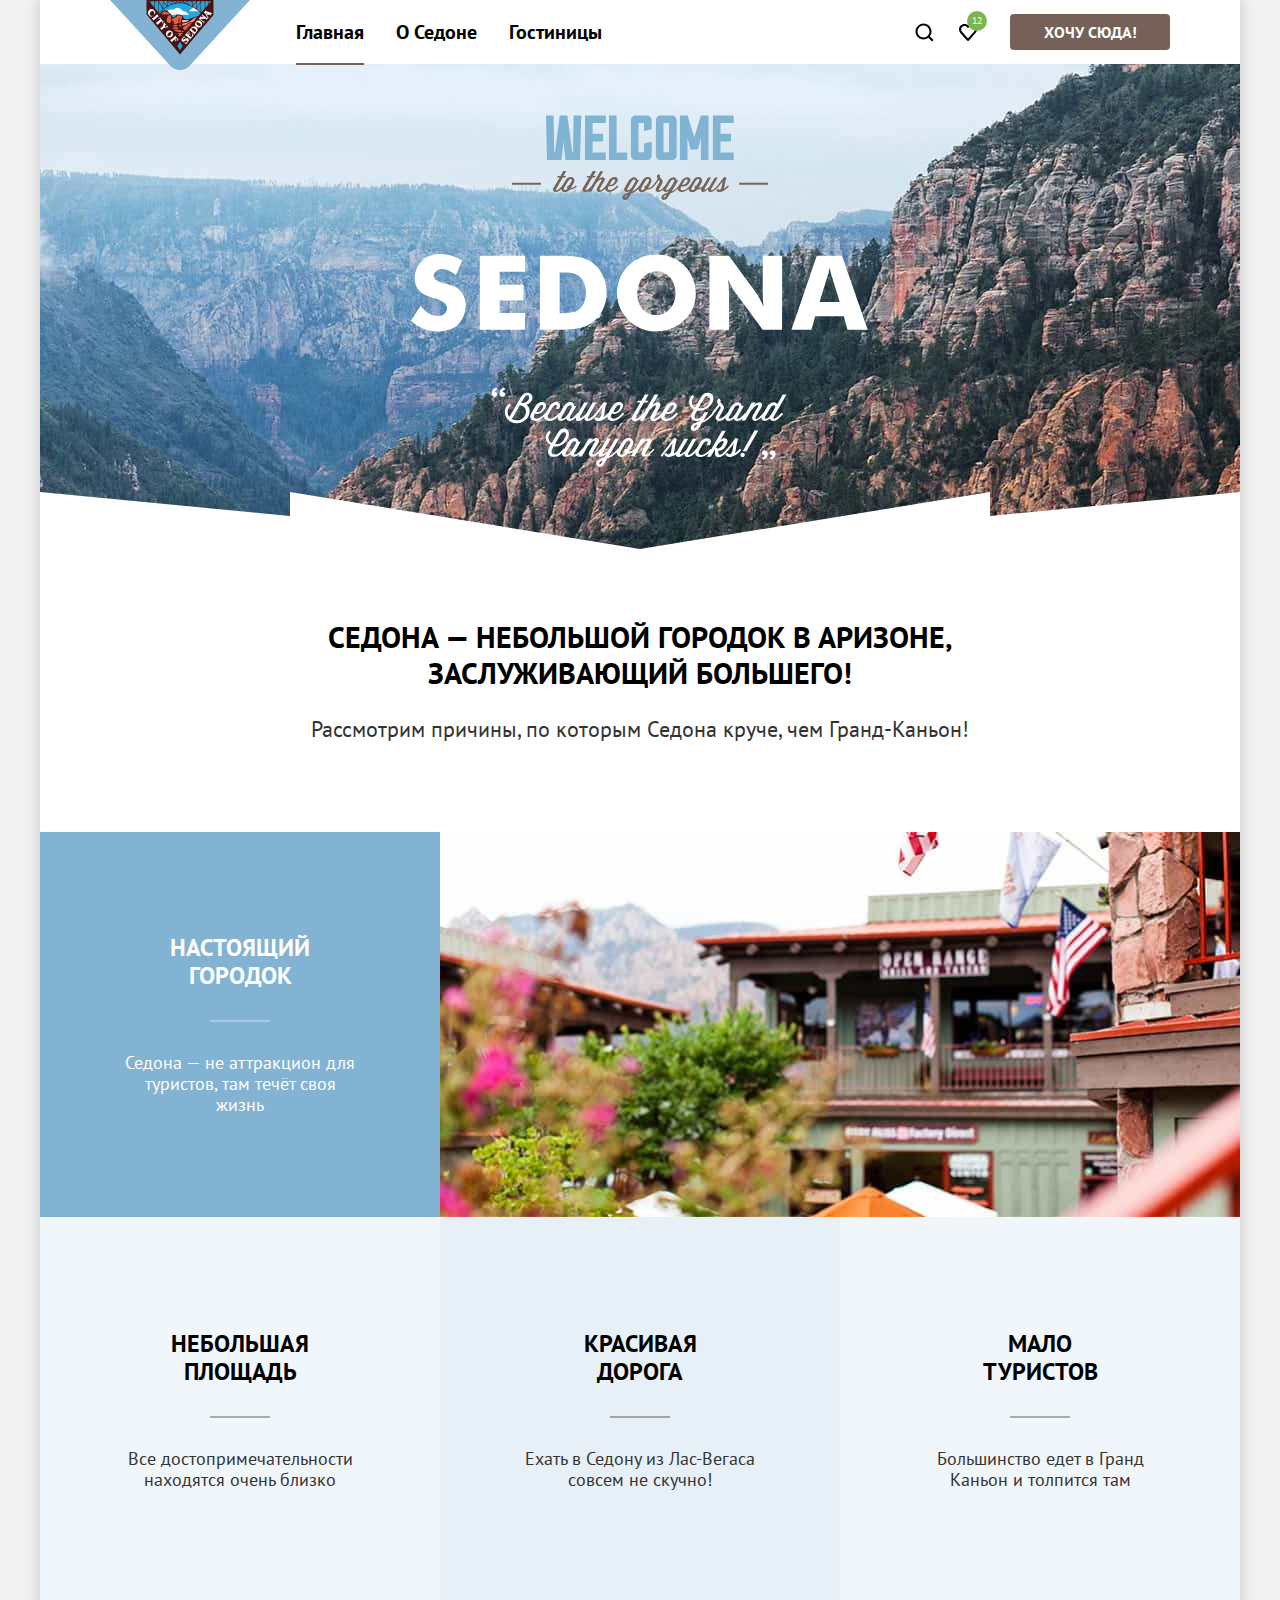
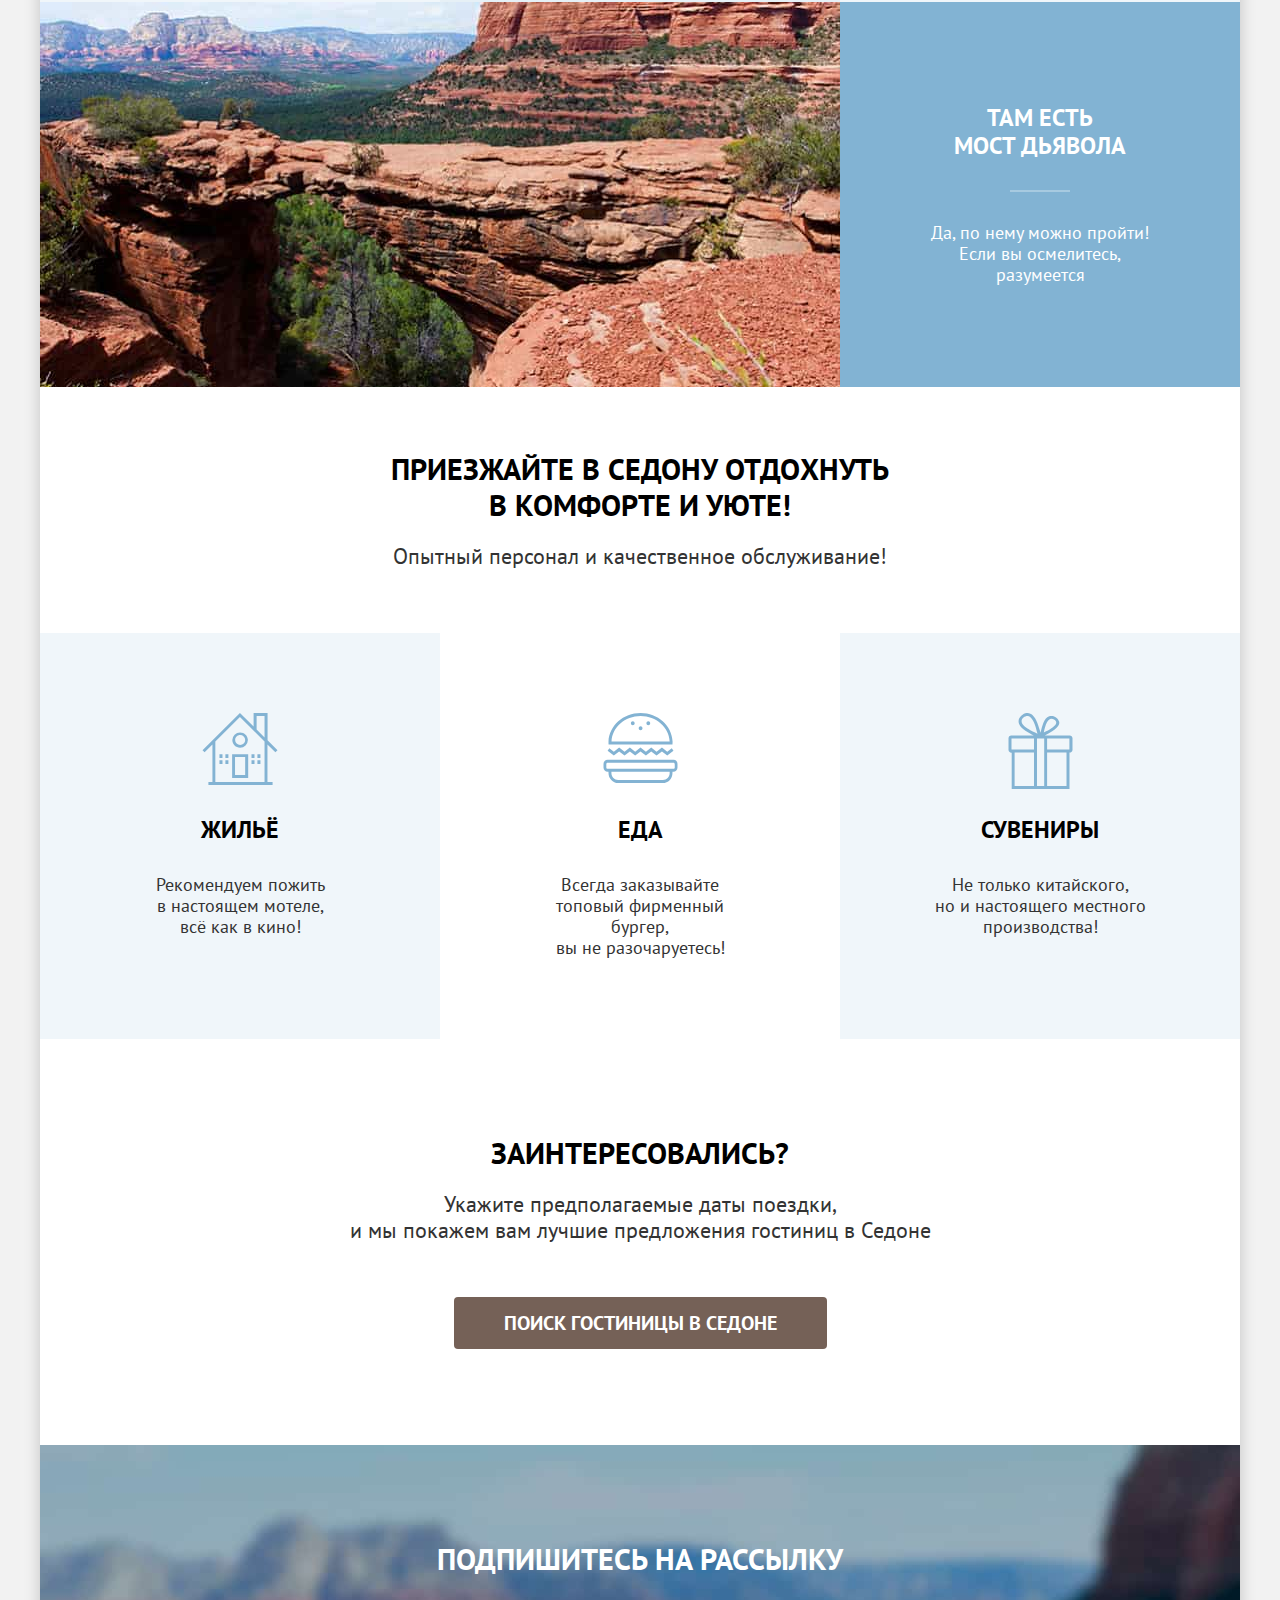
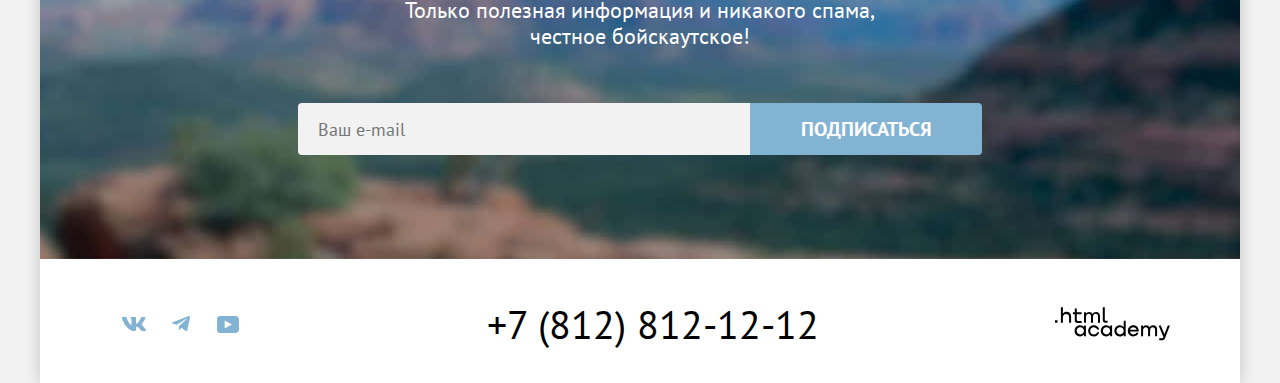
<file: index.html>
<!DOCTYPE html>
<html lang="ru">

  <head>
    <meta charset="UTF-8">
    <meta name="viewport" content="width=device-width, initial-scale=1.0">
    <title>HTML Academy: Седона</title>
    <link href="favicon.ico" rel="icon">
    <link type="image/png" href="images/png/favicon-32x32.png" rel="icon" sizes="32x32">
    <link rel="stylesheet" href="styles/styles.css">
  </head>

  <body>
    <div class="wrapper">
      <!-- Шапка -->
      <header class="page-header">
        <!-- Навигация страниц -->
        <nav class="navigation" aria-label="Навигация по сайту.">
          <a class="navigation-logo" href="#" aria-current="page">
            <span class="visually-hidden">Логотип города Седона.</span>
            <svg aria-hidden="true" focusable="false" xmlns="http://www.w3.org/2000/svg" width="140" height="70" viewBox="0 0 140 70">
              <g clip-path="url(#a)">
                <path d="M140 0H0l60.362 65.7c5.276 5.8 14 5.8 19.276 0L140 0Z"></path>
                <path fill="#23A9E1" d="m37.232.5 32.565 37.9L102.261.7 37.231.5Z"></path>
                <path fill="#fff" d="M61.986 14.7h17.55c-1.318-.8-4.463-4.6-6.086-3.2-.102.1-4.971-5.7-8.116-2.9-2.74 2.5-4.058-.3-7.102 1.6-3.652 2.4 2.03 3.7 3.754 4.5Zm27.087-3.5-9.942.1c3.956-4.5 5.68-4 9.942-.1Z"></path>
                <path fill="#491213" d="M99.015 3.6V1.2h2.13l-2.13 2.4ZM49.102 13c.101.1 2.434-2.4 6.188-4.9 3.45-2.3 8.725-4.9 14.609-4.9s11.26 2.7 14.71 5c3.754 2.4 6.087 4.8 6.188 4.9l-2.536 3c-4.565.6-7.811 3.9-12.275 3.2-2.232-.4-2.334-1.6-2.942-2.9-.507-1-1.32-.8-2.334-1.2-.913-.4-1.521-1.1-3.449-.7-1.623.4-1.826 2.9-3.956 2.8-1.116-.1-1.218-1.6-2.841-3.6-4.16-4.9-7.953-4.29-10.59.21l-.772-.91ZM40.58 1.2v1.9l-1.623-1.9h1.623Zm54.681 0h3.246v3L95.261 8V1.2Zm-4.16 11.4V1.2h3.551v7.4l-3.55 4Zm-.507-10.4v9.9a26.332 26.332 0 0 0-3.652-3l3.652-6.9Zm-4.159-.3v6.8c-.507-.3-.913-.7-1.522-1-.71-.4-1.42-.9-2.232-1.3l3.754-4.5Zm-4.464-.2V6c-1.014-.5-2.13-1-3.145-1.5l3.145-2.8Zm.609-.5h3.754L82.58 5.8V1.2Zm4.362 0h3.652l-3.652 7.1V1.2Zm-8.927 0h3.956l-3.55 3.1c-.102 0-.203-.1-.305-.1l-.101-3Zm-.508.4V4a16.24 16.24 0 0 0-3.144-.9l3.144-1.5Zm-4.26 0v1.3c-.71-.1-1.42-.2-2.232-.3l2.232-1Zm-6.899 0 2.232 1c-.812 0-1.522.1-2.232.3V1.6Zm-4.16 0 3.146 1.5c-1.116.2-2.13.5-3.145.9V1.6Zm3.653 1.2-3.348-1.6h3.348v1.6Zm3.55-.4-2.84-1.3h2.84v1.3Zm.71-1.2h2.943l-2.942 1.3V1.2Zm3.754 0h3.247l-3.247 1.6V1.2Zm-12.58 3.1-3.55-3.1h3.956v3l-.405.1Zm-3.652-2.6 3.145 2.7c-1.116.4-2.13.9-3.145 1.5V1.7Zm-4.362.2 3.652 4.5c-1.319.7-2.536 1.5-3.652 2.4V1.9Zm-4.26.3 3.651 7c-1.318 1-2.536 2-3.652 3.2V2.2Zm3.753 6-3.652-7.1h3.652v7.1Zm4.362-2.5-3.753-4.6h3.753v4.6ZM44.334 7.5l-3.247-3.8V1.2h3.247v6.3Zm.608-6.3h3.551v11.2l-3.55-4.2v-7ZM36.522 0v14.6L70 54.5 103.48 15V0H36.522Z"></path>
                <path fill="#23A9E1" d="M67.362 46 70 41.8l2.638 4.2L70 50.2 67.362 46Z"></path>
                <path fill="#DC6243" d="M75.275 30.6c-3.449-2-2.637-3.5.203-4.9 1.522-.7 4.87-3.4 6.189-2.5l-6.392 7.4Zm-2.333 2.5c-2.029-.1-4.362-.4-6.391.1 1.217.3 4.26 1.2 1.42 1.9 1.015 1.4 2.638 1.3 3.652.1-.405-.2-.71-.5-1.014-.7 1.116-.3 2.13-.9 2.333-1.4Zm1.218-1.6c-.913-.8-1.928-.8-2.74 0-1.217-2.1-5.478-1.4-7.507-1.7 1.116 2.6 9.74 3.1 10.247 1.7Zm-6.899-2.2c-1.623-.5-6.898-.4-3.45-1.8 1.117-.4 6.798.1 3.45 1.8Zm2.029-3c-.507-1.1.406-2.4 1.725-1.4 1.217.8-.609 2-1.725 1.4Zm-2.942.1c-2.333.7-5.377-.8-1.623-1.5 2.333-.5 4.768.5 1.623 1.5.101 0-.101 0 0 0Zm-2.638-6.2c-.507 1.6-1.521 1.9-1.42 0 .102-2.3 1.623-1.7 3.246-2.6 1.32-.7 2.03-3.4 4.363-1.8 1.014.7 2.232.1 2.536 1.2 0-.1-2.942 6.7-1.319 6.7-3.246 0-1.826-3.8-.609-6.4-1.217.6-3.145 4.3-1.521 5-.812 1.1-3.45 2.6-4.768 1.5-1.116-1-.508-2.3-.508-3.6ZM59.652 23c-5.68 0-1.826-8.6.102-8.1 2.232.7 1.927 8.2-.102 8.1Zm-6.29-8.2c-2.637-.1-1.521-2.6.305-3.1 1.724-.5 5.275 1.1 6.493 2.2-1.826.6-4.16.5-6.189.6-.203-2-.71-1.3-.608.3Z"></path>
                <path fill="#F49774" d="M72.84 25.8c-2.941-3 4.363-2.7 5.58-3.8.812.3 7.102-5.4 8.624-5-1.116 1.3-3.45 5.3-5.073 5.3-1.319 0-2.638-.2-3.652.7-1.522 1.4-3.957 2.1-5.478 2.8Z"></path>
                <path fill="#F4B1A4" d="M73.753 22.2c-1.623.9-3.144-2.5-.304-2.2 1.826.2 3.754-.2 5.478.1-1.319 1.5-3.145 2.3-5.174 2.1Z"></path>
                <path fill="#fff" d="M51.84 20.9c.305.4.61.8.508 1.4 0 .4-.609 1-.203 1.2l1.522-1.8c-.406-.1-3.551-3.8-3.551-4.2l-2.13 1.1c.101.4.811 0 1.217 0 .507 0 .913.4 1.319.7-1.116.9-3.855 3.3-4.16 3.3-.101 0-.71-.4-.71 0 0 .2.609.7.71.8l1.42 1.7c.407-.2-.1-.5.102-.8.102-.2 3.246-2.7 3.957-3.4Zm-3.449-4.5c.305-.1.406.3.609 0l-1.623-1.9c-.203-.3-.507-.6-.507 0 .101.4-4.058 3.7-4.261 3.8-.305.1-.508-.3-.71.1.507.6.913 1.1 1.42 1.7.203.2.304.4.507.6.203.2.102-.4.102-.4-.102-.3.304-.6.608-.8 1.015-1 3.551-3.1 3.855-3.1Zm-5.782-.6c-1.116.3-2.435-.1-2.74-1.3-.405-1.2.406-2.4 1.32-3.1.913-.7 2.333-.6 2.84.5.203.5.101 1.1-.101 1.6-.102.3-.406.6 0 .8.608-.7 1.116-1.4 1.724-2.1-.71-.4-1.014-1.1-1.522-1.7-.608-.7-1.318-1.4-2.333-1.5-1.927-.3-3.652 1.7-3.855 3.4-.101.9.203 1.8.812 2.6.507.6 1.217 1.1 1.623 1.8.203.1 1.826-.7 2.13-.8.203 0 .102-.1.102-.2 0 0-.508.2 0 0Zm25.87 23.6c-.71-.5-2.638-3-3.044-3.5l-.203-.3-.203.1c-.101.1.102.4 0 .6-.507.8-3.754 3.2-3.956 3.4-.406.2-.812-.1-1.015.2.507.6 1.826 2.3 2.029 2.3.304 0 .101-.5.101-.6.102-.2 1.725-1.6 2.334-2.1.203-.2.406.3.608.5.203.3.305.7.203 1-.101.2-.507.6-.203.8.406-.5 1.522-1.8 1.725-2 .203-.2-.406 0-.304-.1-.203.1-.508.2-.71 0-.102 0-.71-.7-.61-.8.305-.2.61-.6 1.015-.7.61-.1 1.015 1 1.116 1.4.102.4.102.8-.101 1.1-.102.3-.304.5 0 .6l1.42-1.9c0 .1-.101.1-.203 0 .102.1-.101 0 0 0Zm-9.334-8.9c-.71 0-1.42.3-2.029.8-1.42 1.2-1.623 3.3-.507 4.8 1.319 1.7 3.449 1.9 5.174.7 1.42-1.2 1.623-3.3.507-4.8-.812-1-2.03-1.5-3.145-1.5Zm1.217 1.4c.913-.1 1.522.8 1.116 1.8-.406 1-1.42 2-2.434 2.4-1.218.5-2.03-.5-1.522-1.7.406-1 1.42-2 2.435-2.4.101 0 .203-.1.405-.1Zm-2.84-4.6c.304 0 .608.4.811 0l-1.42-1.7c-.406.2 0 .4-.101.6-.203.3-1.725.5-2.13.6.1-.4.608-1.7.81-1.8.407-.3.61.3.812-.1l-1.826-2.1c-.203-.2-.406-.7-.608-.4 0 0 0 1-.102 1.1-.101.2-.608 2.4-1.217 2.9-.305.3-1.522 1.3-1.826 1.4-.305.1-.508-.4-.812 0l1.623 1.9c.102.1.406.6.508.6.304.1 0-.6.101-.7.101-.3 1.623-1.8 2.333-1.9.913-.2 2.03-.5 3.044-.4.203 0-.203 0 0 0Zm24.55 6.7c.102.4.203.9.102 1.3-.102.6-.609 1.9-1.42 1.5-.812-.4-1.42-1.1-2.13-1.7.507-.6 1.014-1.1 1.927-.8.203.1.406 0 .203-.2-.305-.2-2.03-1.3-2.13-1.2-.204.2.304.6.1 1-.1.3-.405.5-.608.8-.507-.4-1.217-.8-.71-1.5.406-.4.811-.8 1.42-.9.406-.1 1.218.3 1.319-.1-.71-.3-1.42-.7-2.13-1 .101.5-2.232 2.9-2.74 3.5-.101.1-.405.4-.405.5 0 .3.405.1.405.1.305-.1 4.464 3.3 4.566 3.6.101.2-.102.4 0 .5 0 0 .101.1.203.1.304-.3 2.942-3.9 3.55-4l-1.521-2.4c-.406.2-.102.7 0 .9Zm-4.058 4.4c-1.318-.9-3.652.8-4.057 1-.71.3-1.218-.4-.812-1 .304-.5.913-.8 1.522-.8.203 0 .913.1.913 0 .101-.1.101-.1 0-.2-.609-.4-1.116-.8-1.725-1.1-.101.7-.913 1.1-1.319 1.6-.507.6-1.014 1.3-1.014 2s.406 1.4 1.116 1.7c.71.4 1.521.1 2.232-.3.405-.3.811-.6 1.217-.8.609-.3 1.522 0 1.319.8-.203.7-.913 1.3-1.623 1.5-.406.1-.812.1-1.218-.1-.304-.1-.608-.5-.811-.1l2.333 1.6c.102-.5.304-.7.71-1 .507-.4.913-.9 1.319-1.4.812-.9 1.116-2.5-.102-3.4ZM95.87 10.3c0 .1 0 .1 0 0l-.913 1-.812 1c-.203.2-.304.3 0 .5.507-.3 3.55 4.8 3.348 5.5-.507.2-4.565-3.3-4.667-3.5 0-.1.203-.7-.101-.6-.102 0-.508.6-.609.7l-.609.7c.203.3.305 0 .609 0 .203.1 1.217.9 1.522 1.1-.508 0-1.725.1-1.928.1-.608.1-.304-.4-.71-.6L89.478 18l-.913 1v.1c.203.2.102.1.406 0 .304-.1 4.362 3.2 4.464 3.4.203.3-.102.6.304.8l1.218-1.4c.101-.1.101-.1 0-.1-.305-.2-.305.1-.71.1-.305-.1-2.943-2.2-3.856-3l5.377-.2c.203 0 .71.6.71.8-.101.2-.304.4 0 .5.305-.4.609-.7.913-1.1l.102-.2c.101 0 .101-.1.101-.2l.102-.1c.304-.3 1.217-1.3 1.116-1.4-.305-.3-.406.3-.812 0-.203-.2-.812-1.2-.913-1.4-.203-.3.406-.6.609-.7.507-.3 2.13-.8 2.333.2 0 .2-.203.4-.101.5 0 0 .101.2.202.1l2.131-2.6-.203-.2c-.507.5-5.58-1.5-5.884-1.8-.102-.2-.102-.8-.304-.8Zm-.203 2.6c.811.3 1.521.6 2.333 1l-.609.3c-.203.1-.405.3-.608.5l-1.116-1.8Zm-6.696 7.7c-1.116-.1-2.232.4-3.043 1.3-1.218 1.5-1.116 3.7.405 4.9 1.522 1.2 3.754.9 4.971-.5 1.218-1.5 1.116-3.7-.405-4.9-.508-.4-1.218-.7-1.928-.8Zm-1.42 1.6c.608 0 1.319.4 1.724.7.812.5 2.232 1.7 1.522 2.7 0-.1.102-.1-.101.1-.812.8-2.232.1-2.942-.5-.71-.5-2.03-1.7-1.218-2.7.305-.2.609-.3 1.015-.3Zm-3.145 4.3c-1.218-.1-2.435.5-3.348 1.6-.609.8-1.319 1.5-1.928 2.3.203.3.508-.1.812.1.304.2 4.16 3.3 4.16 3.5.1.3-.203.4.1.6.102.1 2.943-3.4 3.247-4a2.94 2.94 0 0 0-.811-3.2c.101.1.203.1 0 0-.812-.6-1.522-.9-2.232-.9Zm-1.116 1.6h.304c1.42.4 3.45 2.1 2.13 3.6l-.405.4c-.203.2-4.261-3-4.058-3.2.406-.5 1.319-.9 2.029-.8Z"></path>
              </g>
              <defs>
                <path fill="#fff" d="M0 0h140v70H0z"></path>
              </defs>
            </svg>
          </a>
          <ul class="navigation-list">
            <li class="navigation-item">
              <a class="navigation-link navigation-link-current" href="index.html" aria-current="page">Главная</a>
            </li>
            <li class="navigation-item">
              <a class="navigation-link" href="#">О Седоне</a>
            </li>
            <li class="navigation-item">
              <a class="navigation-link" href="catalog.html">Гостиницы</a>
            </li>
          </ul>
          <!-- Навигация Пользователя -->
          <ul class="navigation-user">
            <li class="navigation-user-item">
              <a class="navigation-user-link navigation-user-link-search" href="#">
                <svg aria-hidden="true" focusable="false" width="20" height="20" viewBox="0 0 20 20" xmlns="http://www.w3.org/2000/svg">
                  <path d="M19.5 18.0083L15.8 14.3287C16.8 13.0359 17.5 11.3453 17.5 9.4558C17.5 5.08011 13.9 1.5 9.5 1.5C5.1 1.5 1.5 5.17956 1.5 9.55525C1.5 13.9309 5.1 17.511 9.5 17.511C11.3 17.511 13 16.9144 14.4 15.8204L18.1 19.5L19.5 18.0083ZM9.5 15.5221C6.2 15.5221 3.5 12.837 3.5 9.55525C3.5 6.27348 6.2 3.5884 9.5 3.5884C12.8 3.5884 15.5 6.27348 15.5 9.55525C15.5 12.837 12.8 15.5221 9.5 15.5221Z"></path>
                </svg>
                <span class="visually-hidden">Поиск</span>
              </a>
            </li>
            <li class="navigation-user-item">
              <a class="navigation-user-link navigation-user-link-favorite" aria-label="Избранное." href="#">
                <span class="navigation-user-quantity">12</span>
                <svg aria-hidden="true" focusable="false" width="20" height="20" viewBox="0 0 20 20" xmlns="http://www.w3.org/2000/svg">
                  <path d="M9.9 19C9.6 19 9.3 18.9 9.1 18.6C3.7 12.5 2.4 11.1 2.1 10.7C1.4 9.8 1 8.6 1 7.4C1 4.4 3.4 2 6.5 2C7.8 2 9 2.5 10 3.3C11 2.5 12.3 2 13.5 2C16.5 2 19 4.4 19 7.4C19 8.7 18.5 9.9 17.7 10.8L10.7 18.7C10.5 18.9 10.3 19 9.9 19ZM3.9 9.5C4.2 9.9 7.4 13.5 10 16.4L16.2 9.4C16.7 8.9 16.9 8.2 16.9 7.4C16.9 5.6 15.4 4.1 13.6 4.1C12.6 4.1 11.6 4.6 10.9 5.4C10.6 5.7 10.3 5.8 10 5.8C9.7 5.8 9.4 5.6 9.2 5.4C8.5 4.6 7.5 4.1 6.5 4.1C4.7 4.1 3.2 5.6 3.2 7.4C3.1 8.3 3.5 9 3.9 9.5C3.8 9.5 3.8 9.5 3.9 9.5Z"></path>
                </svg>
              </a>
            </li>
          </ul>
          <!-- Кнопка "Хочу сюда" -->
          <a class="navigation-button button" href="#">Хочу сюда!</a>
        </nav>
      </header>
      <!-- Индивидуальный контент этой страницы -->
      <main class="main-container main-index">
        <!-- Блок приветствия -->
        <section class="hero">
          <h1 class="visually-hidden">Sedona</h1>
          <img class="hero-img" src="images/svg/hero-text.svg" width="458" height="352" alt="Welcome to the gorgeous Sedona, because the Grand Canyon sucks!">
          <svg class="stairs-hero" width="1200" height="57" viewBox="0 0 1200 57" fill="none" xmlns="http://www.w3.org/2000/svg"><path d="M0 57V0l250 24V0l350 57L950 0v24l250-24v57H0Z" fill="#fff"/></svg>
        </section>
        <!-- Блок преимущества-->
        <section class="advantages">
          <!-- Заголовок преимуществ -->
          <div class="advantages-container">
            <h2 class="advantages-title page-title">Седона — небольшой городок в Аризоне,<br>заслуживающий большего!</h2>
            <p class="advantages-subtitle page-subtitle">Рассмотрим причины, по которым Седона круче, чем Гранд-Каньон!</p>
          </div>
          <!-- Таблица преимуществ -->
          <ul class="advantages-table">
            <li class="advantages-item advantages-item-full">
              <div class="advantages-card card">
                <h3 class="card-title">Настоящий городок</h3>
                <p class="card-subtitle">Седона — не аттракцион для туристов, там течёт своя жизнь</p>
              </div>
              <div class="advantages-image">
                <img src="images/jpg/advantages-city-image.jpg" width="800" height="385" alt="Фото города Сидона.">
              </div>
            </li>
            <li class="advantages-item">
              <div class="advantages-card card">
                <h3 class="card-title">Небольшая площадь</h3>
                <p class="card-subtitle">Все достопримечательности находятся очень близко</p>
              </div>
            </li>
            <li class="advantages-item">
              <div class="advantages-card card">
                <h3 class="card-title">Красивая <br>дорога</h3>
                <p class="card-subtitle">Ехать в Седону из Лас-Вегаса совсем не скучно!</p>
              </div>
            </li>
            <li class="advantages-item">
              <div class="advantages-card card">
                <h3 class="card-title">Мало <br>туристов</h3>
                <p class="card-subtitle">Большинство едет в Гранд Каньон и толпится там</p>
              </div>
            </li>
            <li class="advantages-item advantages-item-full advantages-item-reverse">
              <div class="advantages-image">
                <img src="images/jpg/advantages-canyon-image.jpg" width="800" height="385" alt="Фото Гранд-каньона.">
              </div>
              <div class="advantages-card card">
                <h3 class="card-title">Там есть <br>мост дьявола</h3>
                <p class="card-subtitle">Да, по нему можно пройти! Если вы осмелитесь, разумеется</p>
              </div>
            </li>
          </ul>
        </section>
        <!-- Блок обслуживания-->
        <section class="service">
          <!-- Заголовок сервиса -->
          <div class="service-container">
            <h2 class="service-title page-title">Приезжайте в Седону отдохнуть<br> в комфорте и уюте!</h2>
            <p class="service-subtitle page-subtitle">Опытный персонал и качественное обслуживание!</p>
          </div>
          <!-- Список сервиса -->
          <ul class="service-list">
            <li class="service-item service-item-house">
              <div class="service-card card">
                <h3 class="card-title">Жильё</h3>
                <p class="card-subtitle">Рекомендуем пожить <br>в настоящем мотеле, <br>всё как в кино!</p>
              </div>
            </li>
            <li class="service-item service-item-food">
              <div class="service-card card">
                <h3 class="card-title">Еда</h3>
                <p class="card-subtitle">Всегда заказывайте <br>топовый фирменный бургер, <br>вы не разочаруетесь!</p>
              </div>
            </li>
            <li class="service-item service-item-gift">
              <div class="service-card card">
                <h3 class="card-title">Сувениры</h3>
                <p class="card-subtitle">Не только китайского, <br>но и настоящего местного <br>производства!</p>
              </div>
            </li>
          </ul>
        </section>
        <!-- Блок поиска гостиниц на кнопку-->
        <section class="search">
          <div class="search-container">
            <h2 class="search-title page-title">Заинтересовались?</h2>
            <p class="search-subtitle page-subtitle">Укажите предполагаемые даты поездки, <br>и мы покажем вам лучшие предложения гостиниц в Седоне</p>
          </div>
          <a class="search-button button" href="#">Поиск гостиницы в седоне</a>
        </section>
        <!-- Блок подписки -->
        <article class="subscribe subscribe-home">
          <!-- Заголовок подписки -->
          <div class="subscribe-container">
            <h2 class="subscribe-title page-title">Подпишитесь на рассылку</h2>
            <p class="subscribe-subtitle page-subtitle">Только полезная информация и никакого спама, <br>честное бойскаутское!</p>
          </div>
          <!-- Форма подписки -->
          <form class="subscribe-form" action="https://echo.htmlacademy.ru/" method="post">
            <label class="visually-hidden" for="subscribe-email">Введите свой Email</label>
            <input class="subscribe-input field" type="text"
            id="subscribe-email" name="subscribe-email" placeholder="Ваш e-mail">
            <button class="subscribe-button button button-light" type="submit" aria-label="Подписаться на рассылку.">Подписаться</button>
          </form>
        </article>
      </main>
      <!-- Подвал -->
      <footer class="page-footer">
          <!-- Социальные сети-->
          <ul class="page-footer-social social-list">
            <li class="social-item social-item-vk">
              <a class="social-link" href="https://vk.com/htmlacademy" aria-label="Перейти во.">
                <span class="visually-hidden">Ссылка на вконтакте</span>
                <svg class="social-icon" width="24" height="14" viewBox="0 0 24 14" xmlns="http://www.w3.org/2000/svg"><path fill-rule="evenodd" clip-rule="evenodd" d="M23.45.948c.166-.546 0-.948-.795-.948H20.03c-.668 0-.976.347-1.143.73 0 0-1.335 3.196-3.226 5.272-.612.602-.89.793-1.224.793-.167 0-.418-.191-.418-.738V.948c0-.656-.184-.948-.74-.948H9.151c-.417 0-.668.304-.668.593 0 .621.946.765 1.043 2.513v3.798c0 .833-.153.984-.487.984-.89 0-3.055-3.211-4.34-6.885C4.45.288 4.198 0 3.527 0H.9C.15 0 0 .347 0 .73c0 .682.89 4.07 4.145 8.551C6.315 12.341 9.37 14 12.153 14c1.669 0 1.875-.368 1.875-1.003v-2.313c0-.737.158-.884.687-.884.39 0 1.057.192 2.615 1.667C19.11 13.216 19.403 14 20.405 14h2.625c.75 0 1.126-.368.91-1.096-.238-.724-1.088-1.775-2.215-3.022-.612-.71-1.53-1.475-1.809-1.858-.389-.491-.278-.71 0-1.147 0 0 3.2-4.426 3.533-5.929h.001Z"/></svg>
              </a>
            </li>
            <li class="social-item social-item-tg">
              <a class="social-link" href="https://t.me/htmlacademy" aria-label="Перейти в.">
                <span class="visually-hidden">Ссылка на телеграм</span>
                <svg class="social-icon" width="18" height="16" viewBox="0 0 18 16" xmlns="http://www.w3.org/2000/svg"><path d="M16.785.1.84 6.247C-.248 6.685-.24 7.292.64 7.563L4.735 8.84l9.472-5.976c.448-.273.857-.126.52.172L7.053 9.962H7.05h.002l-.283 4.22c.414 0 .597-.19.829-.413l1.988-1.934 4.136 3.055c.762.42 1.31.204 1.5-.706L17.938 1.39c.278-1.114-.425-1.619-1.153-1.29Z"/></svg>
              </a>
            </li>
            <li class="social-item social-item-yt">
              <a class="social-link" href="https://www.youtube.com/user/htmlacademyru" aria-label="Перейти в.">
                <span class="visually-hidden">Ссылка на ютуб</span>
                <svg class="social-icon" width="22" height="17" viewBox="0 0 22 17" xmlns="http://www.w3.org/2000/svg"><path d="M18.607 0H3.174C1.314 0 0 1.594 0 3.4v10.094C0 15.406 1.313 17 3.174 17h15.652C20.468 17 22 15.406 22 13.6V3.4C21.781 1.594 20.468 0 18.607 0ZM7.662 12.537V4.463L14.995 8.5l-7.333 4.037Z"/></svg>
              </a>
            </li>
          </ul>
          <div class="phone-wrapper">
            <a class="page-footer-phone" href="tel:88128121212">+7 (812) 812-12-12 </a>
          </div>
          <div class="copyright-wrapper">
            <a class="page-footer-copyright" href="https://htmlacademy.ru" aria-label="Перейти на сайт HTML Academy.">
              <svg class="copyright-icon" width="115" height="34" viewBox="0 0 115 34" xmlns="http://www.w3.org/2000/svg"><g clip-path="url(#a)"><path d="M0 13.256v2.6h2.5v-2.6H0ZM11.6 4.856c-1.6 0-2.8.7-3.6 1.7h-.1v-6.2h-2v15.5h2v-5.3c0-2.1 1.3-3.6 3.3-3.6 1.8 0 2.9 1.4 2.9 3.2v5.7h2v-6.1c.1-3-1.8-4.9-4.5-4.9ZM26.6 5.156h-4.8v-3.7h-2v3.8h-1.9v2h1.9v6c0 1.7 1 2.7 2.7 2.7h4.1v-2h-3.7c-.7 0-1.1-.4-1.1-1.1v-5.7h4.8v-2ZM41.1 4.956c-1.6 0-2.9.8-3.5 2.1h-.1c-.6-1.2-1.8-2.1-3.4-2.1-1.4 0-2.5.8-3.1 1.8h-.1v-1.6H29v10.6h2v-5.4c0-2 1-3.5 2.6-3.5 1.5 0 2.4 1 2.4 2.6v6.3h2v-5.6c0-2.4 1.4-3.3 2.6-3.3 1.5 0 2.4 1 2.4 2.6v6.3h2v-6.5c.1-2.5-1.4-4.3-3.9-4.3ZM47.8 13.056c0 1.7 1 2.7 2.8 2.7h2v-2h-1.7c-.7 0-1.1-.4-1.1-1.1V.356h-2v12.7ZM28.9 20.056c-.9-1.1-2.2-1.8-3.9-1.8-3.1 0-5.4 2.3-5.4 5.6s2.3 5.6 5.4 5.6c1.8 0 3-.8 3.8-1.9h.1v1.6h2v-10.6h-2v1.5Zm-3.6 7.4c-2.2 0-3.6-1.6-3.6-3.6s1.4-3.6 3.6-3.6 3.6 1.6 3.6 3.6c0 1.9-1.4 3.6-3.6 3.6ZM44.2 22.356c-.5-2.4-2.6-4.1-5.4-4.1-3.4 0-5.6 2.5-5.6 5.6 0 3.1 2.2 5.6 5.6 5.6 2.8 0 4.9-1.8 5.4-4.2h-2.1c-.4 1.3-1.7 2.3-3.3 2.3-2.2 0-3.6-1.6-3.6-3.6s1.4-3.6 3.6-3.6c1.6 0 2.8 1 3.3 2.2h2.1v-.2ZM55.1 20.056c-.9-1.1-2.2-1.8-3.9-1.8-3.1 0-5.4 2.3-5.4 5.6s2.3 5.6 5.4 5.6c1.8 0 3-.8 3.8-1.9h.1v1.6h2v-10.6h-2v1.5Zm-3.6 7.4c-2.2 0-3.6-1.6-3.6-3.6s1.4-3.6 3.6-3.6 3.6 1.6 3.6 3.6c0 1.9-1.5 3.6-3.6 3.6ZM68.7 20.156c-.9-1.1-2.2-1.9-3.9-1.9-3.1 0-5.4 2.3-5.4 5.6s2.2 5.6 5.4 5.6c1.7 0 3-.8 3.8-1.8h.1v1.5h2v-15.4h-2v6.4Zm-3.6 7.3c-2.2 0-3.6-1.6-3.6-3.6s1.4-3.6 3.6-3.6 3.6 1.6 3.6 3.6c-.1 2-1.5 3.6-3.6 3.6ZM78.3 18.256c-3.3 0-5.5 2.5-5.5 5.6 0 3 2.1 5.6 5.5 5.6 2.5 0 4.5-1.3 5.2-3.6h-2.1c-.5 1-1.6 1.6-3 1.6-1.9 0-3.3-1.3-3.4-2.9h8.8c.2-3.6-2-6.3-5.5-6.3Zm0 1.9c1.7 0 3 1 3.3 2.6h-6.5c.3-1.5 1.5-2.6 3.2-2.6ZM98.2 18.256c-1.6 0-2.9.8-3.6 2h-.1c-.6-1.2-1.8-2-3.4-2-1.4 0-2.5.7-3.1 1.8v-1.5h-1.9v10.6h2v-5.4c0-2 1-3.4 2.6-3.5 1.5 0 2.4 1 2.4 2.6v6.3h2v-5.6c0-2.4 1.4-3.3 2.6-3.3 1.5 0 2.4 1 2.4 2.6v6.3h2v-6.5c.1-2.6-1.4-4.4-3.9-4.4ZM109.4 27.356l-3.6-8.9h-2.2l4.8 11.6c-.3.9-.7 1.2-1.7 1.2h-2.5v2h2.5c1.8 0 2.8-.8 3.5-2.6l4.7-12.2h-2.1l-3.4 8.9Z"/></g><defs><path transform="translate(0 .356)" d="M0 0h115v33H0z"/></defs>
              </svg>
            </a>
          </div>
      </footer>
      <!-- Модaльное окно -->
      <div class="modal-container modal-container-close">
        <div class="modal modal-quest">
          <button class="modal-close-button" type="button">
            <span class="visually-hidden">Закрыть</span>
          </button>
          <section class="modal-content">
            <h2 class="modal-title">Поиск гостиницы в седоне</h2>
            <form class="quest-form" action="https://echo.htmlacademy.ru/" method="post">
              <p class="field-group date">
                <label class="modal-label" for="arrival-date">Дата Заезда:</label>
                <span class="group-input-wrapper">
                  <span class="date-wrapper">
                    <input class="modal-date-input field" type="text" name="arrival-date" id="arrival-date" placeholder="Укажите дату" value="27 апреля 2020">
                    <button class="quest-form-calendar" type="button">
                      <span class="visually-hidden">Выбрать дату.</span>
                      <svg aria-hidden="true" focusable="false" width="20" height="20" viewBox="0 0 20 20" xmlns="http://www.w3.org/2000/svg">
                        <g opacity="0.3">
                          <path d="M7.75 12C8.05 12 8.25 11.8 8.25 11.5C8.25 11.2 8.05 11 7.75 11C7.45 11 7.25 11.2 7.25 11.5C7.25 11.8 7.45 12 7.75 12Z"></path>
                          <path d="M17 4H15V2H14V4H6V2H5V4H3C2.4 4 2 4.4 2 5V16C2 16.5 2.4 17 3 17H17C17.5 17 18 16.5 18 16V5C18 4.4 17.5 4 17 4ZM17 16H3V9H17V16ZM3 8V5H5V7H6V5H14V7H15V5H17V8H3Z"></path>
                          <path d="M10 12C10.3 12 10.5 11.8 10.5 11.5C10.5 11.2 10.3 11 10 11C9.7 11 9.5 11.2 9.5 11.5C9.5 11.8 9.7 12 10 12Z"></path>
                          <path d="M12.25 12C12.55 12 12.75 11.8 12.75 11.5C12.75 11.2 12.55 11 12.25 11C11.95 11 11.75 11.2 11.75 11.5C11.75 11.8 11.95 12 12.25 12Z"></path>
                          <path d="M7.75 13C7.45 13 7.25 13.2 7.25 13.5C7.25 13.8 7.45 14 7.75 14C8.05 14 8.25 13.8 8.25 13.5C8.25 13.2 8.05 13 7.75 13Z"></path>
                          <path d="M5.5 12C5.8 12 6 11.8 6 11.5C6 11.2 5.8 11 5.5 11C5.2 11 5 11.2 5 11.5C5 11.8 5.2 12 5.5 12Z"></path>
                          <path d="M5.5 13C5.2 13 5 13.2 5 13.5C5 13.8 5.2 14 5.5 14C5.8 14 6 13.8 6 13.5C6 13.2 5.8 13 5.5 13Z"></path>
                          <path d="M10 13C9.7 13 9.5 13.2 9.5 13.5C9.5 13.8 9.7 14 10 14C10.3 14 10.5 13.8 10.5 13.5C10.5 13.2 10.3 13 10 13Z"></path>
                          <path d="M12.25 13C11.95 13 11.75 13.2 11.75 13.5C11.75 13.8 11.95 14 12.25 14C12.55 14 12.75 13.8 12.75 13.5C12.75 13.2 12.55 13 12.25 13Z"></path>
                          <path d="M14.5 12C14.8 12 15 11.8 15 11.5C15 11.2 14.8 11 14.5 11C14.2 11 14 11.2 14 11.5C14 11.8 14.2 12 14.5 12Z"></path>
                          <path d="M14.5 13C14.2 13 14 13.2 14 13.5C14 13.8 14.2 14 14.5 14C14.8 14 15 13.8 15 13.5C15 13.2 14.8 13 14.5 13Z"></path>
                        </g>
                      </svg>
                    </button>
                  </span>
                  <span class="input-caption error">Мы не можем отправить вас в прошлое.</span>
                </span>
              </p>
              <p class="field-group date">
                <label class="modal-label" for="departure-date">Дата Выезда:</label>
                <span class="group-input-wrapper">
                  <span class="date-wrapper">
                    <input class="modal-date-input field" type="text" name="departure-date" id="departure-date" placeholder="Укажите дату" value="1 сентября 2023">
                    <button class="quest-form-calendar" type="button">
                      <span class="visually-hidden">Выбрать дату.</span>
                      <svg aria-hidden="true" focusable="false" width="20" height="20" viewBox="0 0 20 20" xmlns="http://www.w3.org/2000/svg">
                        <g opacity="0.3">
                          <path d="M7.75 12C8.05 12 8.25 11.8 8.25 11.5C8.25 11.2 8.05 11 7.75 11C7.45 11 7.25 11.2 7.25 11.5C7.25 11.8 7.45 12 7.75 12Z"></path>
                          <path d="M17 4H15V2H14V4H6V2H5V4H3C2.4 4 2 4.4 2 5V16C2 16.5 2.4 17 3 17H17C17.5 17 18 16.5 18 16V5C18 4.4 17.5 4 17 4ZM17 16H3V9H17V16ZM3 8V5H5V7H6V5H14V7H15V5H17V8H3Z"></path>
                          <path d="M10 12C10.3 12 10.5 11.8 10.5 11.5C10.5 11.2 10.3 11 10 11C9.7 11 9.5 11.2 9.5 11.5C9.5 11.8 9.7 12 10 12Z"></path>
                          <path d="M12.25 12C12.55 12 12.75 11.8 12.75 11.5C12.75 11.2 12.55 11 12.25 11C11.95 11 11.75 11.2 11.75 11.5C11.75 11.8 11.95 12 12.25 12Z"></path>
                          <path d="M7.75 13C7.45 13 7.25 13.2 7.25 13.5C7.25 13.8 7.45 14 7.75 14C8.05 14 8.25 13.8 8.25 13.5C8.25 13.2 8.05 13 7.75 13Z"></path>
                          <path d="M5.5 12C5.8 12 6 11.8 6 11.5C6 11.2 5.8 11 5.5 11C5.2 11 5 11.2 5 11.5C5 11.8 5.2 12 5.5 12Z"></path>
                          <path d="M5.5 13C5.2 13 5 13.2 5 13.5C5 13.8 5.2 14 5.5 14C5.8 14 6 13.8 6 13.5C6 13.2 5.8 13 5.5 13Z"></path>
                          <path d="M10 13C9.7 13 9.5 13.2 9.5 13.5C9.5 13.8 9.7 14 10 14C10.3 14 10.5 13.8 10.5 13.5C10.5 13.2 10.3 13 10 13Z"></path>
                          <path d="M12.25 13C11.95 13 11.75 13.2 11.75 13.5C11.75 13.8 11.95 14 12.25 14C12.55 14 12.75 13.8 12.75 13.5C12.75 13.2 12.55 13 12.25 13Z"></path>
                          <path d="M14.5 12C14.8 12 15 11.8 15 11.5C15 11.2 14.8 11 14.5 11C14.2 11 14 11.2 14 11.5C14 11.8 14.2 12 14.5 12Z"></path>
                          <path d="M14.5 13C14.2 13 14 13.2 14 13.5C14 13.8 14.2 14 14.5 14C14.8 14 15 13.8 15 13.5C15 13.2 14.8 13 14.5 13Z"></path>
                        </g>
                      </svg>
                    </button>
                  </span>
                  <span class="input-caption">На эти даты есть свободные номера. Пока есть.</span>
                </span>
              </p>
              <p class="field-group">
                <label class="modal-label" for="number-adults">Взрослые:</label>
                <span class="number-wrapper">
                  <input class="modal-num-input field" type="number" name="number-adults" id="number-adults" value="2" placeholder="0">
                  <button class="button-minus number-button" aria-label="Уменьшить количество." type="button">
                    <span></span>
                  </button>
                  <button class="button-plus number-button" aria-label="Увеличить количество." type="button">
                    <span></span>
                  </button>
                </span>
              </p>
              <p class="field-group">
                <span class="form-label">
                  <label class="modal-label" for="number-children">Дети:</label>
                  <span class="tooltip">
                    <button class="tooltip-toggle" type="button">
                      <span class="visually-hidden">Информация для уточнения.</span>
                      <svg class="tooltip-icon" aria-hidden="true" focusable="false" xmlns="http://www.w3.org/2000/svg" width="26" height="26" viewBox="0 0 26 26">
                        <circle cx="13" cy="13" r="13"></circle>
                        <path fill="#fff" fill-rule="evenodd" d="M12 7h2v2h-2V7Zm2 12h-2v-9h2v9Z" clip-rule="evenodd"></path>
                      </svg>
                    </button>
                    <span class="tooltip-text">Укажите количество детей, которые будут с вами, возраст которых от 6 до 18 лет. Дети до 6 лет размещаются бесплатно.</span>
                  </span>
                </span>
                <span class="number-wrapper">
                  <input class="modal-num-input field" type="number" name="number-children" id="number-children" value="2" placeholder="0">
                  <button class="button-minus number-button" aria-label="Уменьшить количество." type="button">
                    <span></span>
                  </button>
                  <button class="button-plus number-button" aria-label="Увеличить количество." type="button">
                    <span></span>
                  </button>
                </span>
              </p>
              <button class="modal-quest-button button button-light" type="submit">Найти</button>
            </form>
          </section>
        </div>
      </div>
    </div>
  </body>

</html>
</file>
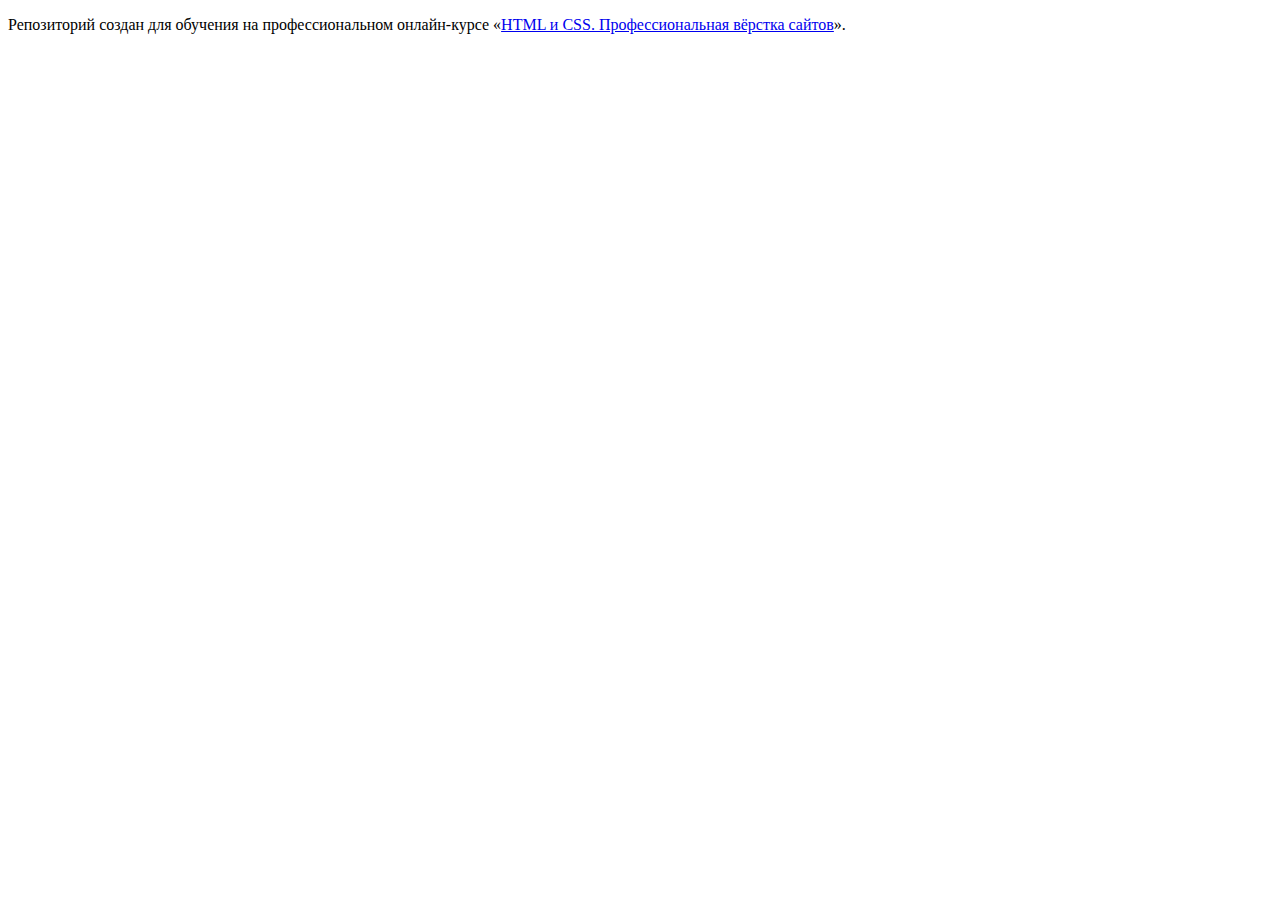
<file: 1/index.html>
<!DOCTYPE html>
<html lang="ru">
  <head>
    <meta charset="utf-8">
    <title>HTML Academy: Седона</title>
    <base href="https://htmlacademy-htmlcss.github.io/2451963-sedona-1/1/">
</head>
  <body>

    <p>Репозиторий создан для обучения на профессиональном онлайн‑курсе «<a href="https://htmlacademy.ru/intensive/htmlcss">HTML и CSS. Профессиональная вёрстка сайтов</a>».</p>

  </body>
</html>
</file>
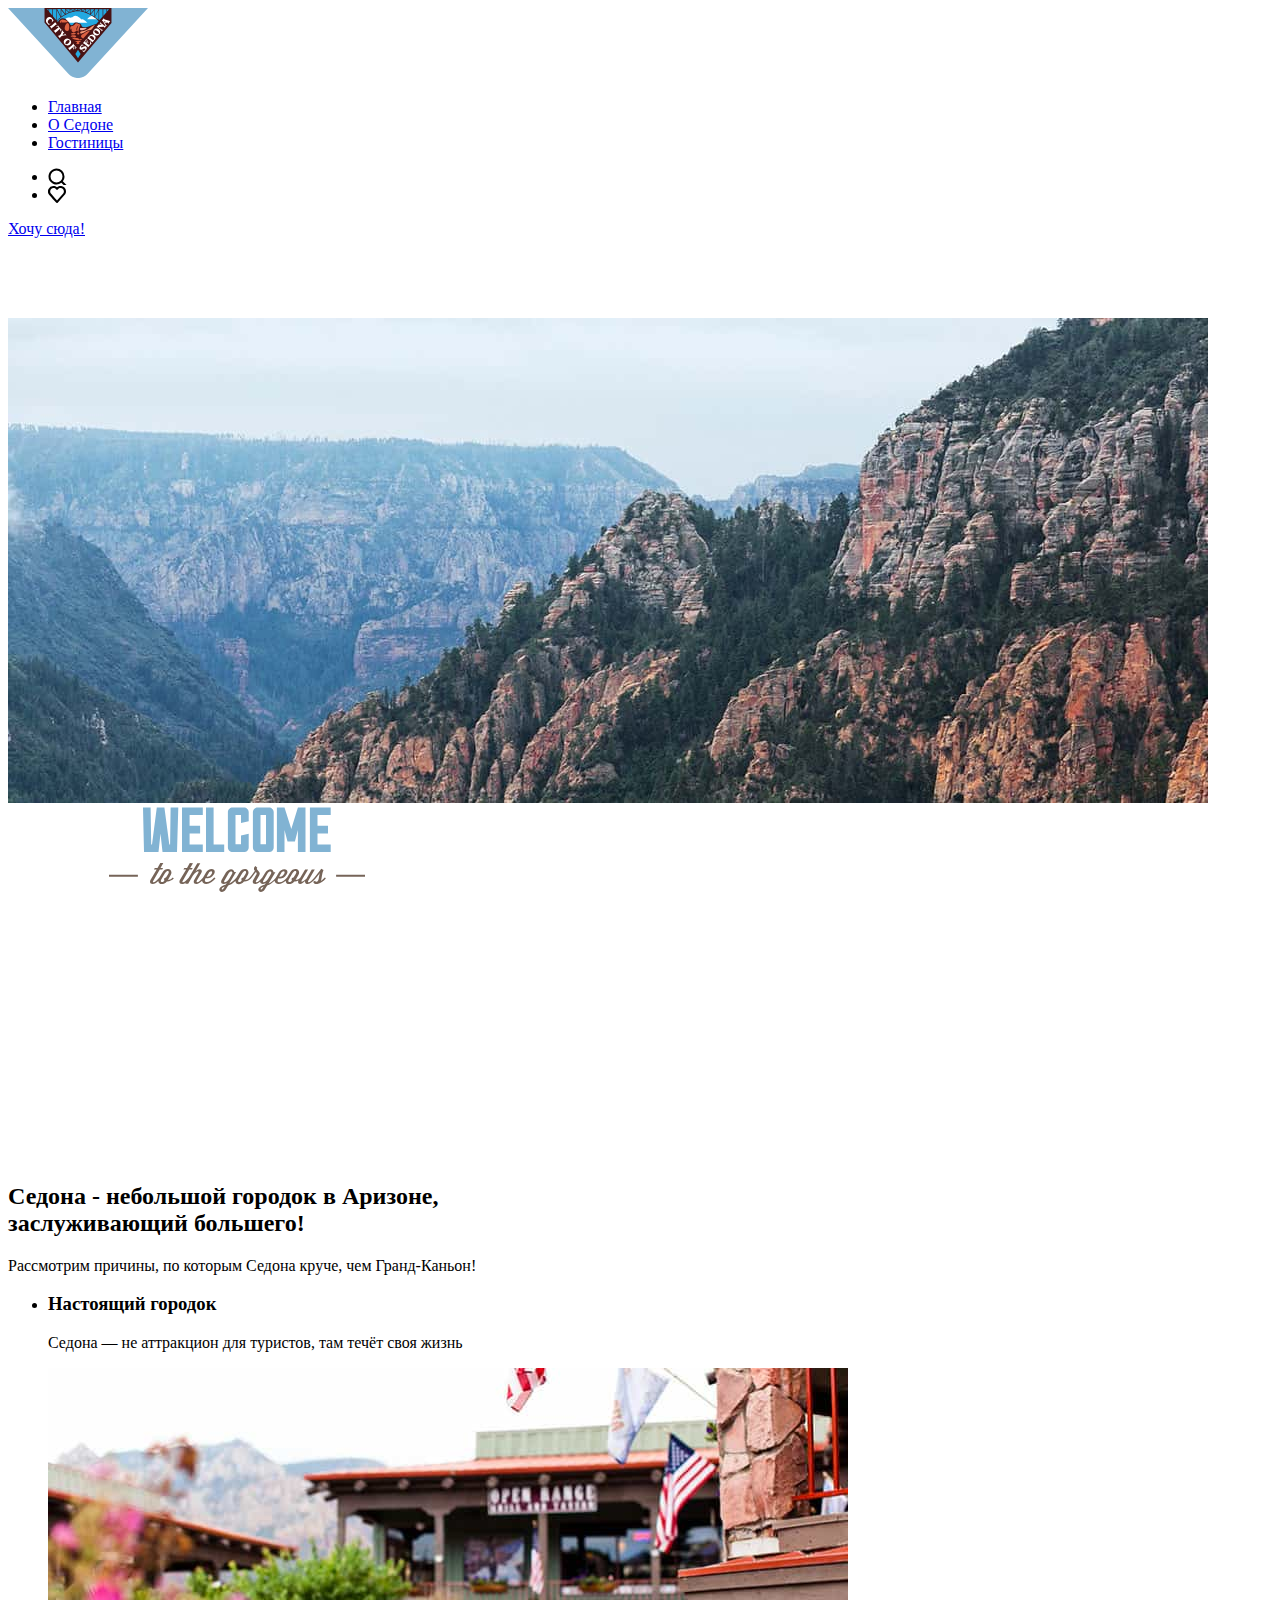
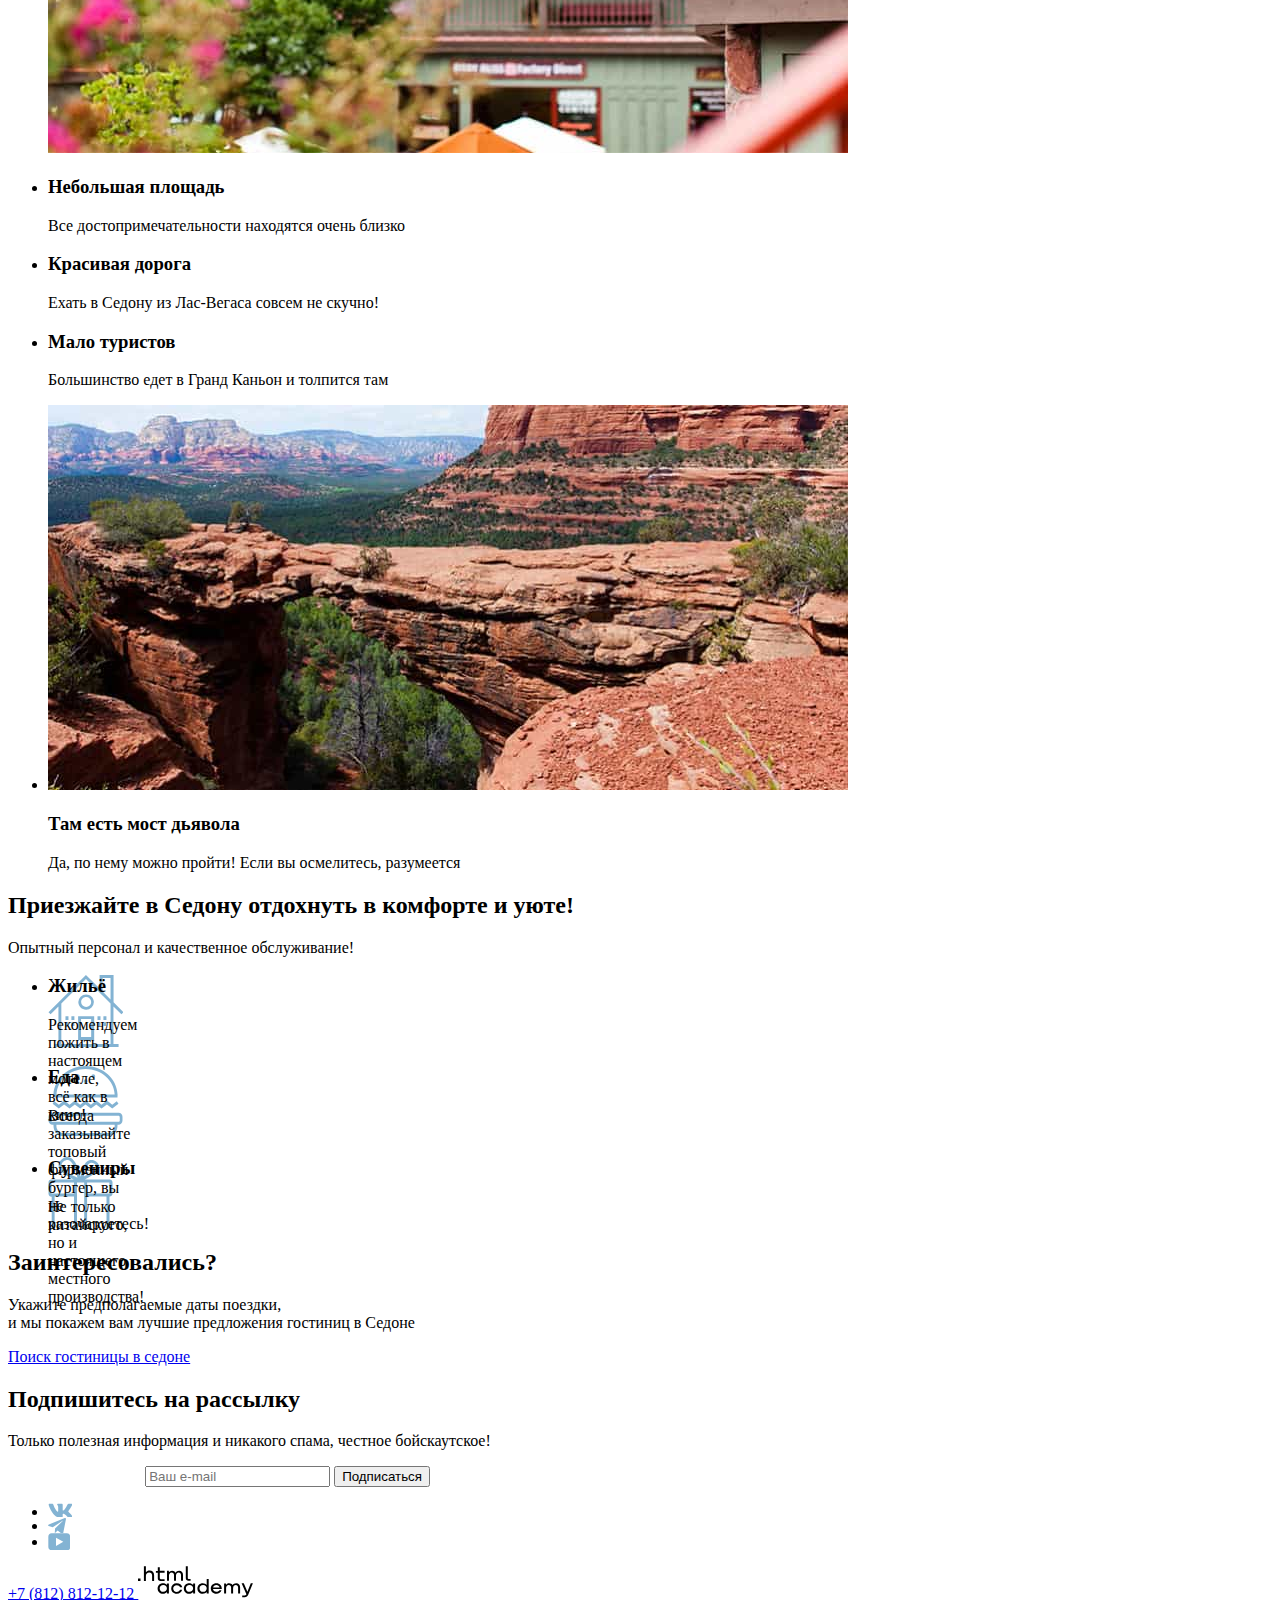
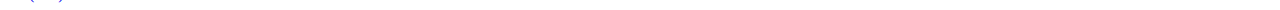
<file: 3/index.html>
<!DOCTYPE html>
<html lang="ru">
  <head>
    <meta charset="UTF-8">
    <meta name="viewport" content="width=device-width, initial-scale=1.0">
    <title>HTML Academy: Седона</title>
    <link rel="stylesheet" href="styles/style.css">
    <base href="https://htmlacademy-htmlcss.github.io/2451963-sedona-1/3/">
</head>
  <body>
    <div class="wrapper">
      <header class="page-header">
        <nav class="navigation">
          <a class="navigation-logo" href="#" aria-current="page">
            <img src="images/svg/nav-logo.svg" width="140px" height="70px" alt="Логотип Седона.">
          </a>
          <ul class="navigation-list">
            <li class="navigation-item">
              <a class="navigation-link navigation-link-current" href="index.html" aria-current="page">Главная</a>
            </li>
            <li class="navigation-item">
              <a class="navigation-link" href="#">О Седоне</a>
            </li>
            <li class="navigation-item">
              <a class="navigation-link" href="catalog.html">Гостиницы</a>
            </li>
          </ul>
          <ul class="navigation-user">
            <li class="navigation-user-item">
              <a class="navigation-user-link navigation-user-link-search" href="#">
                <span class="visually-hidden">Поиск</span>
              </a>
            </li>
            <li class="navigation-user-item">
              <a class="navigation-user-link navigation-user-link-favorite" href="#">
                <span class="visually-hidden">Избранное</span>
              </a>
            </li>
          </ul>

          <a class="navigation-button button" href="#">Хочу сюда!</a>

        </nav>
      </header>

      <main class="main main-index">
        <!-- Блок приветствия -->
        <section class="hero">
          <h1 class="visually-hidden">Sedona</h1>
          <img class="hero-bg background" width="1200" height="485" src="./images/jpg/hero-image.jpg" alt="Горы.">
          <img class="hero-img" src="./images/svg/hero-text.svg" width="458" height="352" alt="Welcome to the gorgeous Sedona, because the Grand Canyon sucks!">
        </section>
        <!-- Блок преимущества-->
        <section class="advantages">
          <div class="advantages-container">
            <h2 class="advantages-title page-title">Седона - небольшой городок в Аризоне, <br>заслуживающий большего!</h2>
            <p class="advantages-subtitle page-subtitle">Рассмотрим причины, по которым Седона круче, чем Гранд-Каньон!</p>
          </div>
          <ul class="advantages-table">
            <li class="advantages-item advantages-item-full">
              <div class="advantages-card card">
                <h3 class="card-title">Настоящий городок</h3>
                <p class="card-sibtitle">Седона — не аттракцион для туристов, там течёт своя жизнь</p>
              </div>
              <div class="advantages-image">
                <img src="./images/jpg/advantages-city-image.jpg" width="800" height="385" alt="Фото города Сидона.">
              </div>
            </li>
            <li class="advantages-item">
              <div class="advantages-card card">
                <h3 class="card-title">Небольшая площадь</h3>
                <p class="card-sibtitle">Все достопримечательности находятся очень близко</p>
              </div>
            </li>
            <li class="advantages-item">
              <div class="advantages-card card">
                <h3 class="card-title">Красивая дорога</h3>
                <p class="card-sibtitle">Ехать в Седону из Лас-Вегаса совсем не скучно!</p>
              </div>
            </li>
            <li class="advantages-item">
              <div class="advantages-card card">
                <h3 class="card-title">Мало туристов</h3>
                <p class="card-sibtitle">Большинство едет в Гранд Каньон и толпится там</p>
              </div>
            </li>
            <li class="advantages-item advantages-item-full advantages-item-reverse">
              <div class="advantages-image">
                <img src="./images/jpg/advantages-canyon-image.jpg" width="800" height="385" alt="Фото Гранд-каньона.">
              </div>
              <div class="advantages-card card">
                <h3 class="card-title">Там есть мост дьявола</h3>
                <p class="card-sibtitle">Да, по нему можно пройти! Если вы осмелитесь, разумеется</p>
              </div>
            </li>
          </ul>
        </section>
        <!-- Блок обслуживания-->
        <section class="service">
          <div class="service-container">
            <h2 class="service-title page-title">Приезжайте в Седону отдохнуть в комфорте и уюте!</h2>
            <p class="service-subtitle page-subtitle">Опытный персонал и качественное обслуживание!</p>
          </div>
          <ul class="service-list">
            <li class="service-item service-item-house card">
              <h3 class="card-title">Жильё</h3>
              <p class="card-subtitle">Рекомендуем пожить в настоящем мотеле, всё как в кино!</p>
            </li>
            <li class="service-item service-item-food card">
              <h3 class="card-title">Еда</h3>
              <p class="card-subtitle">Всегда заказывайте топовый фирменный бургер, вы не разочаруетесь!</p>
            </li>
            <li class="service-item service-item-gift card">
              <h3 class="card-title">Сувениры</h3>
              <p class="card-subtitle">Не только китайского, но и настоящего местного производства!</p>
            </li>
          </ul>
        </section>
        <!-- Блок поиска гостиниц на кнопку-->
        <section class="search">
          <div class="search-container">
            <h2 class="search-title page-title">Заинтересовались?</h2>
            <p class="search-subtitle page-subtitle">Укажите предполагаемые даты поездки, <br>и мы покажем вам лучшие предложения гостиниц в Седоне</p>
          </div>
          <a class="search-button button" href="#">Поиск гостиницы в седоне</a>
        </section>
        <!-- Блок подписки -->
        <article class="subscribe subscribe-home">
          <div class="subscribe-container">
            <h2 class="subscribe-title page-title">Подпишитесь на рассылку</h2>
            <p class="subscribe-subtitle page-subtitle">Только полезная информация и никакого спама, честное бойскаутское!</p>
          </div>
          <form class="subscribe-form" action="https://echo.htmlacademy.ru/" method="post">
            <label class="visually-hidden" for="subscribe-email">Введите свой Email</label>
            <input class="subscribe-input field" type="text"
            id="subscribe-email" name="subscribe-email" placeholder="Ваш e-mail">
            <button class="subscribe-button button button-light" type="submit">Подписаться</button>
          </form>
        </article>
      </main>

      <footer class="page-footer">
        <!-- Социальные сети-->
        <ul class="page-footer-social social-list">
          <li class="social-item social-item-vk">
            <a class="social-link" href="https://vk.com/htmlacademy">
            </a>
          </li>
          <li class="social-item social-item-tg">
            <a class="social-link" href="https://t.me/htmlacademy">
            </a>
          </li>
          <li class="social-item social-item-yt">
            <a class="social-link" href="https://www.youtube.com/user/htmlacademyru">
            </a>
          </li>
        </ul>

        <a class="page-footer-phone" href="tel:88128121212">+7 (812) 812-12-12 </a>

        <a class="page-footer-copyright" href="https://htmlacademy.ru">
          <img src="images/svg/copyrighter-footer.svg" width="114.9" height="32.9" alt="Логотип HTML Academy.">
        </a>
      </footer>

    </div>
  </body>
</html>
</file>
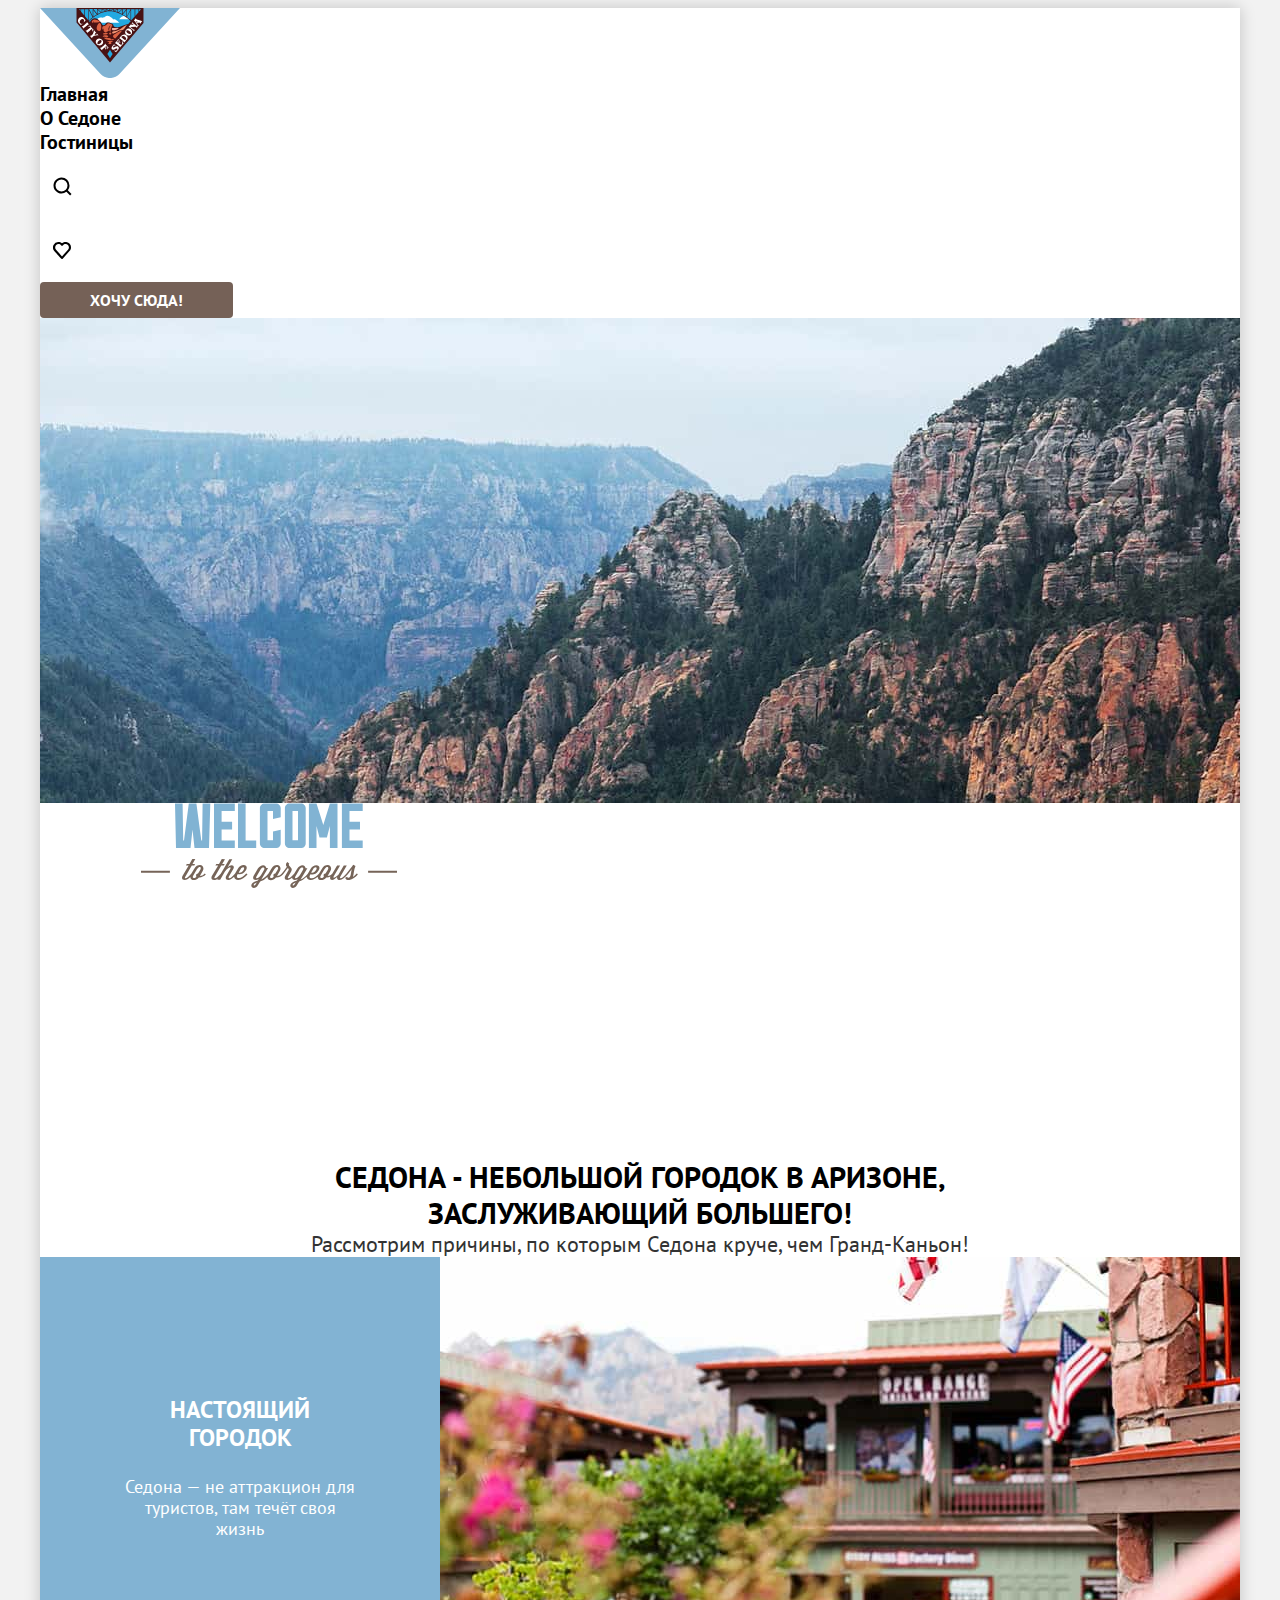
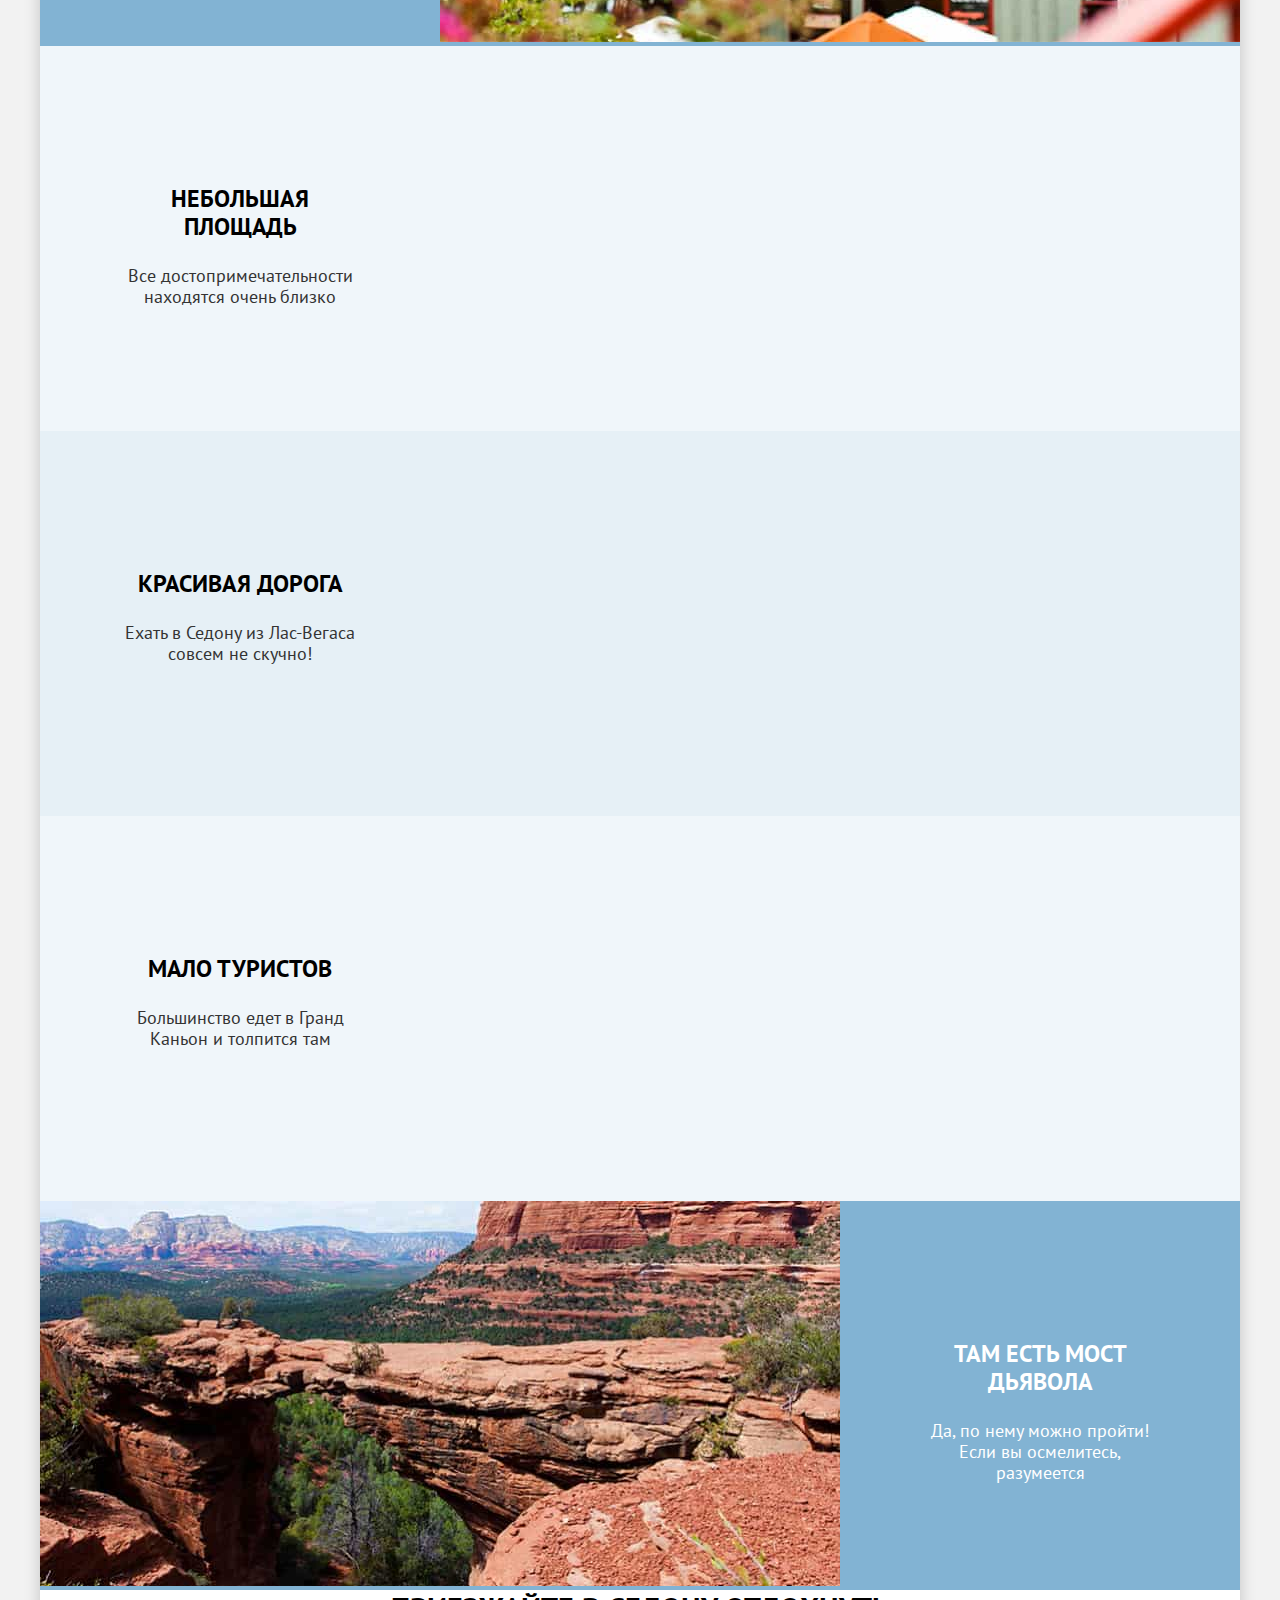
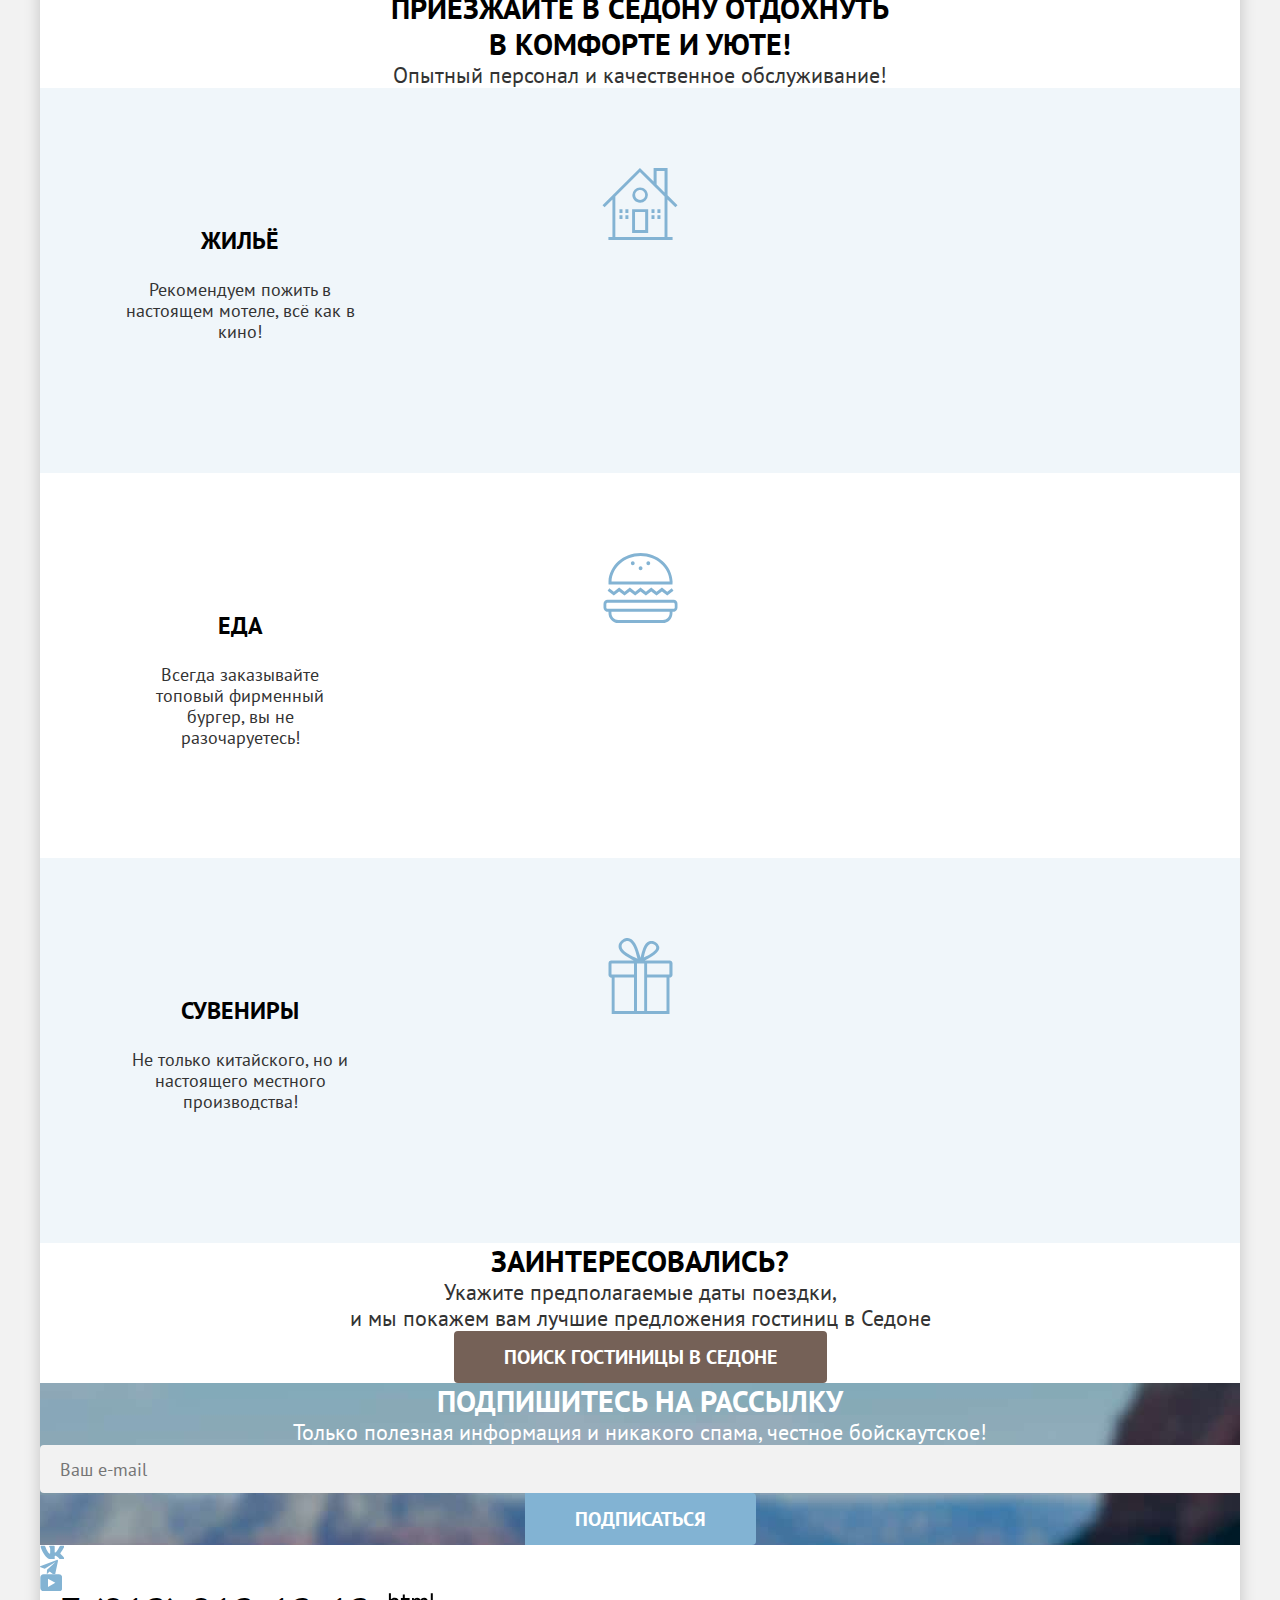
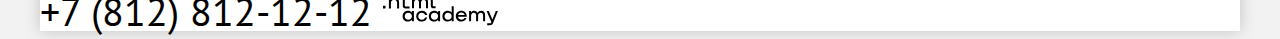
<file: 4/index.html>
<!DOCTYPE html>
<html lang="ru">
  <head>
    <meta charset="UTF-8">
    <meta name="viewport" content="width=device-width, initial-scale=1.0">
    <title>HTML Academy: Седона</title>
    <link rel="stylesheet" href="styles/styles.css">
    <base href="https://htmlacademy-htmlcss.github.io/2451963-sedona-1/4/">
</head>
  <body>
    <div class="wrapper">

      <header class="page-header">
        <nav class="navigation">
          <a class="navigation-logo" href="#" aria-current="page">
            <img src="images/svg/nav-logo.svg" width="140px" height="70px" alt="Логотип Седона.">
          </a>
          <ul class="navigation-list">
            <li class="navigation-item">
              <a class="navigation-link navigation-link-current" href="index.html" aria-current="page">Главная</a>
            </li>
            <li class="navigation-item">
              <a class="navigation-link" href="#">О Седоне</a>
            </li>
            <li class="navigation-item">
              <a class="navigation-link" href="catalog.html">Гостиницы</a>
            </li>
          </ul>
          <ul class="navigation-user">
            <li class="navigation-user-item">
              <a class="navigation-user-link navigation-user-link-search" href="#">
                <span class="visually-hidden">Поиск</span>
              </a>
            </li>
            <li class="navigation-user-item">
              <a class="navigation-user-link navigation-user-link-favorite" href="#">
                <span class="visually-hidden">Избранное</span>
              </a>
            </li>
          </ul>

          <a class="navigation-button button" href="#">Хочу сюда!</a>

        </nav>
      </header>

      <main class="main main-index">
        <!-- Блок приветствия -->
        <section class="hero">
          <h1 class="visually-hidden">Sedona</h1>
          <img class="hero-bg background" width="1200" height="485" src="images/jpg/hero-image.jpg" alt="Горы.">
          <img class="hero-img" src="images/svg/hero-text.svg" width="458" height="352" alt="Welcome to the gorgeous Sedona, because the Grand Canyon sucks!">
        </section>
        <!-- Блок преимущества-->
        <section class="advantages">
          <div class="advantages-container">
            <h2 class="advantages-title page-title">Седона - небольшой городок в Аризоне, <br>заслуживающий большего!</h2>
            <p class="advantages-subtitle page-subtitle">Рассмотрим причины, по которым Седона круче, чем Гранд-Каньон!</p>
          </div>
          <ul class="advantages-table">
            <li class="advantages-item advantages-item-full">
              <div class="advantages-card card">
                <h3 class="card-title">Настоящий городок</h3>
                <p class="card-subtitle">Седона — не аттракцион для туристов, там течёт своя жизнь</p>
              </div>
              <div class="advantages-image">
                <img src="images/jpg/advantages-city-image.jpg" width="800" height="385" alt="Фото города Сидона.">
              </div>
            </li>
            <li class="advantages-item">
              <div class="advantages-card card">
                <h3 class="card-title">Небольшая площадь</h3>
                <p class="card-subtitle">Все достопримечательности находятся очень близко</p>
              </div>
            </li>
            <li class="advantages-item">
              <div class="advantages-card card">
                <h3 class="card-title">Красивая дорога</h3>
                <p class="card-subtitle">Ехать в Седону из Лас-Вегаса совсем не скучно!</p>
              </div>
            </li>
            <li class="advantages-item">
              <div class="advantages-card card">
                <h3 class="card-title">Мало туристов</h3>
                <p class="card-subtitle">Большинство едет в Гранд Каньон и толпится там</p>
              </div>
            </li>
            <li class="advantages-item advantages-item-full advantages-item-reverse">
              <div class="advantages-image">
                <img src="images/jpg/advantages-canyon-image.jpg" width="800" height="385" alt="Фото Гранд-каньона.">
              </div>
              <div class="advantages-card card">
                <h3 class="card-title">Там есть мост дьявола</h3>
                <p class="card-subtitle">Да, по нему можно пройти! Если вы осмелитесь, разумеется</p>
              </div>
            </li>
          </ul>
        </section>
        <!-- Блок обслуживания-->
        <section class="service">
          <div class="service-container">
            <h2 class="service-title page-title">Приезжайте в Седону отдохнуть<br> в комфорте и уюте!</h2>
            <p class="service-subtitle page-subtitle">Опытный персонал и качественное обслуживание!</p>
          </div>
          <ul class="service-list">
            <li class="service-item service-item-house">
              <div class="service-card card">
                <h3 class="card-title">Жильё</h3>
                <p class="card-subtitle">Рекомендуем пожить в настоящем мотеле, всё как в кино!</p>
              </div>
            </li>
            <li class="service-item service-item-food">
              <div class="service-card card">
                <h3 class="card-title">Еда</h3>
                <p class="card-subtitle">Всегда заказывайте топовый фирменный бургер, вы не разочаруетесь!</p>
              </div>
            </li>
            <li class="service-item service-item-gift">
              <div class="service-card card">
                <h3 class="card-title">Сувениры</h3>
                <p class="card-subtitle">Не только китайского, но и настоящего местного производства!</p>
              </div>
            </li>
          </ul>
        </section>
        <!-- Блок поиска гостиниц на кнопку-->
        <section class="search">
          <div class="search-container">
            <h2 class="search-title page-title">Заинтересовались?</h2>
            <p class="search-subtitle page-subtitle">Укажите предполагаемые даты поездки, <br>и мы покажем вам лучшие предложения гостиниц в Седоне</p>
          </div>
          <a class="search-button button" href="#">Поиск гостиницы в седоне</a>
        </section>
        <!-- Блок подписки -->
        <article class="subscribe subscribe-home">
          <div class="subscribe-container">
            <h2 class="subscribe-title page-title">Подпишитесь на рассылку</h2>
            <p class="subscribe-subtitle page-subtitle">Только полезная информация и никакого спама, честное бойскаутское!</p>
          </div>
          <form class="subscribe-form" action="https://echo.htmlacademy.ru/" method="post">
            <label class="visually-hidden" for="subscribe-email">Введите свой Email</label>
            <input class="subscribe-input field" type="text"
            id="subscribe-email" name="subscribe-email" placeholder="Ваш e-mail">
            <button class="subscribe-button button button-light" type="submit">Подписаться</button>
          </form>
        </article>
      </main>

      <footer class="page-footer">
        <!-- Социальные сети-->
        <ul class="page-footer-social social-list">
          <li class="social-item social-item-vk">
            <a class="social-link" href="https://vk.com/htmlacademy">
              <span class="visually-hidden">Ссылка на вконтакте</span>
            </a>
          </li>
          <li class="social-item social-item-tg">
            <a class="social-link" href="https://t.me/htmlacademy">
              <span class="visually-hidden">Ссылка на телеграм</span>
            </a>
          </li>
          <li class="social-item social-item-yt">
            <a class="social-link" href="https://www.youtube.com/user/htmlacademyru">
              <span class="visually-hidden">Ссылка на ютуб</span>
            </a>
          </li>
        </ul>

        <a class="page-footer-phone" href="tel:88128121212">+7 (812) 812-12-12 </a>

        <a class="page-footer-copyright" href="https://htmlacademy.ru">
          <img src="images/svg/copyrighter-footer.svg" width="114.9" height="32.9" alt="Логотип HTML Academy.">
        </a>
      </footer>

    </div>
  </body>
</html>
</file>
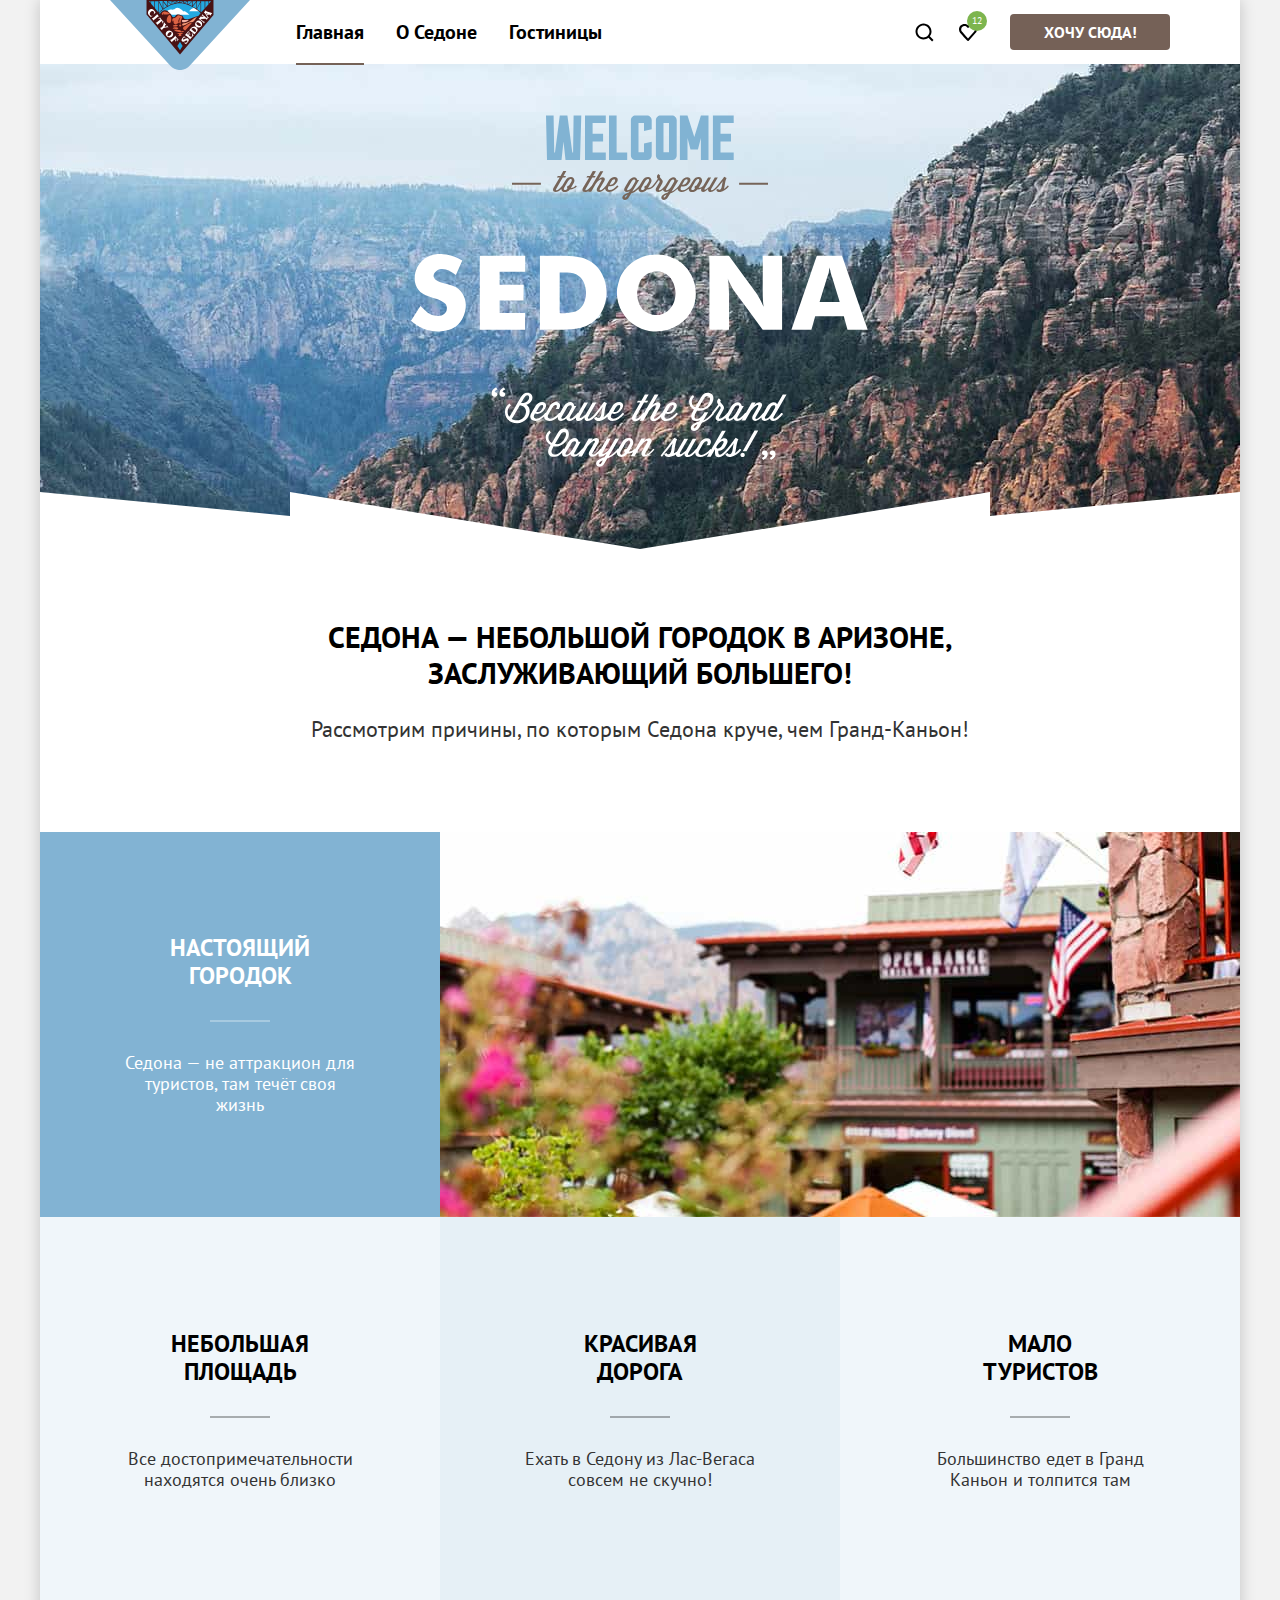
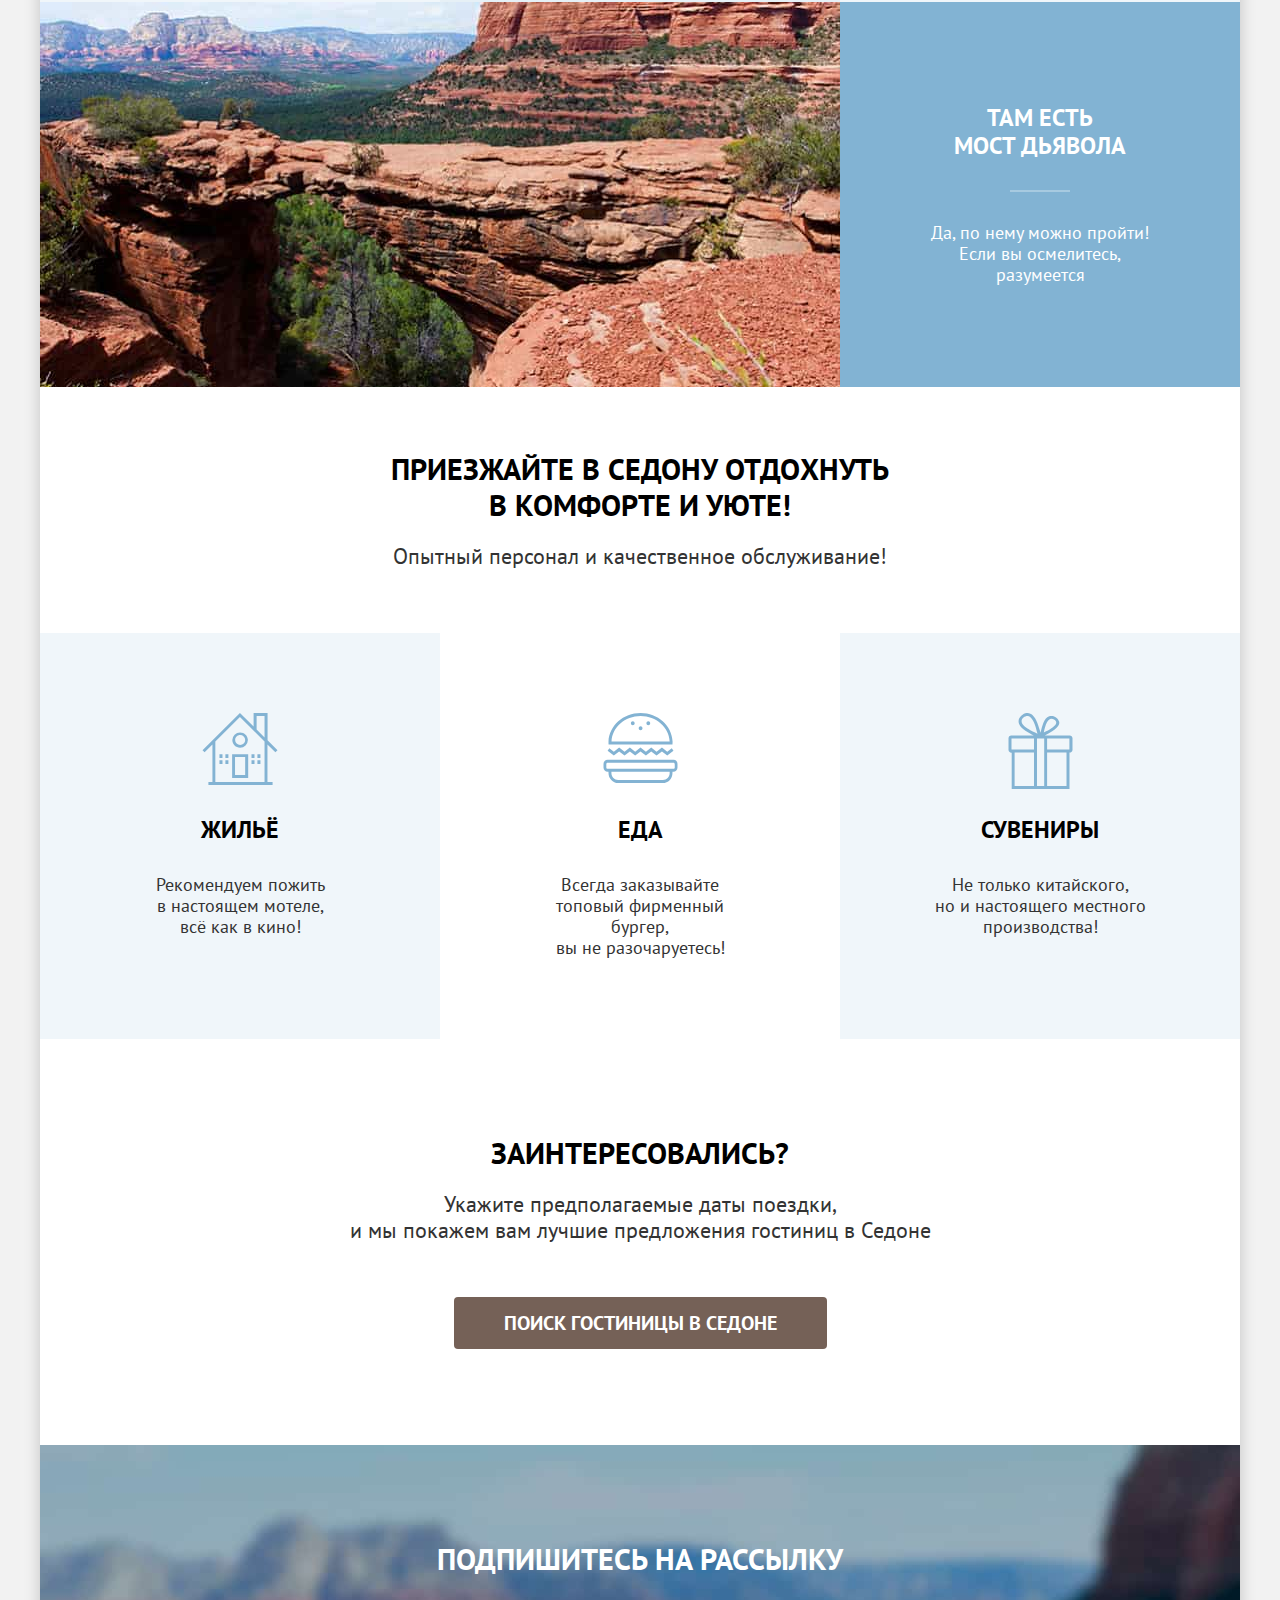
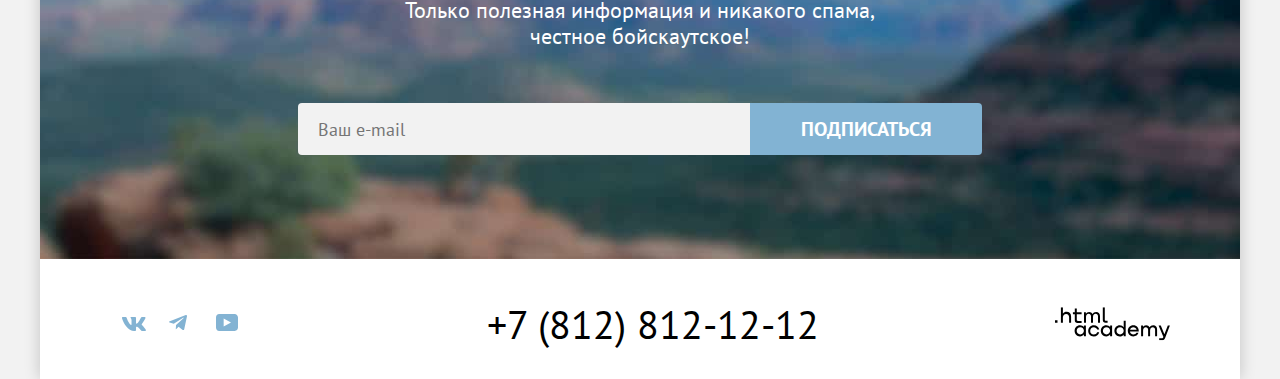
<file: 5/index.html>
<!DOCTYPE html>
<html lang="ru">
  <head>
    <meta charset="UTF-8">
    <meta name="viewport" content="width=device-width, initial-scale=1.0">
    <title>HTML Academy: Седона</title>
    <link rel="stylesheet" href="styles/styles.css">
    <base href="https://htmlacademy-htmlcss.github.io/2451963-sedona-1/5/">
</head>
  <body>
    <div class="wrapper">

      <header class="page-header">
        <!-- Навигация страниц -->
        <nav class="navigation">
          <a class="navigation-logo" href="#" aria-current="page">
            <img src="images/svg/nav-logo.svg" width="140" height="70" alt="Логотип Седона.">
          </a>
          <ul class="navigation-list">
            <li class="navigation-item">
              <a class="navigation-link navigation-link-current" href="index.html" aria-current="page">Главная</a>
            </li>
            <li class="navigation-item">
              <a class="navigation-link" href="#">О Седоне</a>
            </li>
            <li class="navigation-item">
              <a class="navigation-link" href="catalog.html">Гостиницы</a>
            </li>
          </ul>
          <!-- Навигация Пользователя -->
          <ul class="navigation-user">
            <li class="navigation-user-item">
              <a class="navigation-user-link navigation-user-link-search" href="#">
                <svg class="navigation-icon" width="19" height="19" viewBox="0 0 19 19" xmlns="http://www.w3.org/2000/svg"><path d="m18.5 17.008-3.7-3.68c1-1.292 1.7-2.983 1.7-4.872C16.5 4.08 12.9.5 8.5.5s-8 3.68-8 8.055c0 4.376 3.6 7.956 8 7.956 1.8 0 3.5-.597 4.9-1.69l3.7 3.679 1.4-1.492Zm-10-2.486c-3.3 0-6-2.685-6-5.967 0-3.282 2.7-5.967 6-5.967s6 2.685 6 5.967c0 3.282-2.7 5.967-6 5.967Z" fill="#000"/></svg>
                <span class="visually-hidden">Поиск</span>
              </a>
            </li>
            <li class="navigation-user-item">
              <a class="navigation-user-link navigation-user-link-favorite" aria-label="Избранное" href="#">
                <span class="navigation-user-quantity">12</span>
                <svg class="navigation-icon" width="18" height="17" viewBox="0 0 18 17" xmlns="http://www.w3.org/2000/svg">
                <path d="M8.9 17C8.6 17 8.3 16.9 8.1 16.6C2.7 10.5 1.4 9.1 1.1 8.7C0.4 7.8 0 6.6 0 5.4C0 2.4 2.4 0 5.5 0C6.8 0 8 0.5 9 1.3C10 0.5 11.3 0 12.5 0C15.5 0 18 2.4 18 5.4C18 6.7 17.5 7.9 16.7 8.8L9.7 16.7C9.5 16.9 9.3 17 8.9 17ZM2.9 7.5C3.2 7.9 6.4 11.5 9 14.4L15.2 7.4C15.7 6.9 15.9 6.2 15.9 5.4C15.9 3.6 14.4 2.1 12.6 2.1C11.6 2.1 10.6 2.6 9.9 3.4C9.6 3.7 9.3 3.8 9 3.8C8.7 3.8 8.4 3.6 8.2 3.4C7.5 2.6 6.5 2.1 5.5 2.1C3.7 2.1 2.2 3.6 2.2 5.4C2.1 6.3 2.5 7 2.9 7.5C2.8 7.5 2.8 7.5 2.9 7.5Z" fill="black"/>
                </svg>
              </a>
            </li>
          </ul>
          <!-- Кнопка "Хочу сюда" -->
          <a class="navigation-button button" href="#">Хочу сюда!</a>

        </nav>
      </header>
      <!-- Индивидуальный контент этой страницы -->
      <main class="main-container main-index">
        <!-- Блок приветствия -->
        <section class="hero">
          <h1 class="visually-hidden">Sedona</h1>
          <img class="hero-bg background" width="1200" height="485" src="images/jpg/hero-image.jpg" alt="Горы.">
          <img class="hero-img" src="images/svg/hero-text.svg" width="458" height="352" alt="Welcome to the gorgeous Sedona, because the Grand Canyon sucks!">
          <svg class="stairs-hero" width="1200" height="57" viewBox="0 0 1200 57" fill="none" xmlns="http://www.w3.org/2000/svg"><path d="M0 57V0l250 24V0l350 57L950 0v24l250-24v57H0Z" fill="#fff"/></svg>
        </section>
        <!-- Блок преимущества-->
        <section class="advantages">
          <!-- Заголовок преимуществ -->
          <div class="advantages-container">
            <h2 class="advantages-title page-title">Седона — небольшой городок в Аризоне,<br>заслуживающий большего!</h2>
            <p class="advantages-subtitle page-subtitle">Рассмотрим причины, по которым Седона круче, чем Гранд-Каньон!</p>
          </div>
          <!-- Таблица преимуществ -->
          <ul class="advantages-table">
            <li class="advantages-item advantages-item-full">
              <div class="advantages-card card">
                <h3 class="card-title">Настоящий городок</h3>
                <p class="card-subtitle">Седона — не аттракцион для туристов, там течёт своя жизнь</p>
              </div>
              <div class="advantages-image">
                <img src="images/jpg/advantages-city-image.jpg" width="800" height="385" alt="Фото города Сидона.">
              </div>
            </li>
            <li class="advantages-item">
              <div class="advantages-card card">
                <h3 class="card-title">Небольшая площадь</h3>
                <p class="card-subtitle">Все достопримечательности находятся очень близко</p>
              </div>
            </li>
            <li class="advantages-item">
              <div class="advantages-card card">
                <h3 class="card-title">Красивая <br>дорога</h3>
                <p class="card-subtitle">Ехать в Седону из Лас-Вегаса совсем не скучно!</p>
              </div>
            </li>
            <li class="advantages-item">
              <div class="advantages-card card">
                <h3 class="card-title">Мало <br>туристов</h3>
                <p class="card-subtitle">Большинство едет в Гранд Каньон и толпится там</p>
              </div>
            </li>
            <li class="advantages-item advantages-item-full advantages-item-reverse">
              <div class="advantages-image">
                <img src="images/jpg/advantages-canyon-image.jpg" width="800" height="385" alt="Фото Гранд-каньона.">
              </div>
              <div class="advantages-card card">
                <h3 class="card-title">Там есть <br>мост дьявола</h3>
                <p class="card-subtitle">Да, по нему можно пройти! Если вы осмелитесь, разумеется</p>
              </div>
            </li>
          </ul>
        </section>
        <!-- Блок обслуживания-->
        <section class="service">
          <!-- Заголовок сервиса -->
          <div class="service-container">
            <h2 class="service-title page-title">Приезжайте в Седону отдохнуть<br> в комфорте и уюте!</h2>
            <p class="service-subtitle page-subtitle">Опытный персонал и качественное обслуживание!</p>
          </div>
          <!-- Список сервиса -->
          <ul class="service-list">
            <li class="service-item service-item-house">
              <div class="service-card card">
                <h3 class="card-title">Жильё</h3>
                <p class="card-subtitle">Рекомендуем пожить <br>в настоящем мотеле, <br>всё как в кино!</p>
              </div>
            </li>
            <li class="service-item service-item-food">
              <div class="service-card card">
                <h3 class="card-title">Еда</h3>
                <p class="card-subtitle">Всегда заказывайте <br>топовый фирменный бургер, <br>вы не разочаруетесь!</p>
              </div>
            </li>
            <li class="service-item service-item-gift">
              <div class="service-card card">
                <h3 class="card-title">Сувениры</h3>
                <p class="card-subtitle">Не только китайского, <br>но и настоящего местного <br>производства!</p>
              </div>
            </li>
          </ul>
        </section>
        <!-- Блок поиска гостиниц на кнопку-->
        <section class="search">
          <div class="search-container">
            <h2 class="search-title page-title">Заинтересовались?</h2>
            <p class="search-subtitle page-subtitle">Укажите предполагаемые даты поездки, <br>и мы покажем вам лучшие предложения гостиниц в Седоне</p>
          </div>
          <a class="search-button button" href="#">Поиск гостиницы в седоне</a>
        </section>
        <!-- Блок подписки -->
        <article class="subscribe subscribe-home">
          <!-- Заголовок подписки -->
          <div class="subscribe-container">
            <h2 class="subscribe-title page-title">Подпишитесь на рассылку</h2>
            <p class="subscribe-subtitle page-subtitle">Только полезная информация и никакого спама, <br>честное бойскаутское!</p>
          </div>
          <!-- Форма подписки -->
          <form class="subscribe-form" action="https://echo.htmlacademy.ru/" method="post">
            <label class="visually-hidden" for="subscribe-email">Введите свой Email</label>
            <input class="subscribe-input field" type="text"
            id="subscribe-email" name="subscribe-email" placeholder="Ваш e-mail">
            <button class="subscribe-button button button-light" type="submit">Подписаться</button>
          </form>
        </article>
      </main>
      <!-- Подвал -->
      <footer class="page-footer">
          <!-- Социальные сети-->
          <ul class="page-footer-social social-list">
            <li class="social-item social-item-vk">
              <a class="social-link" href="https://vk.com/htmlacademy">
                <span class="visually-hidden">Ссылка на вконтакте</span>
                <svg class="social-icon" width="24" height="14" viewBox="0 0 24 14" xmlns="http://www.w3.org/2000/svg"><path fill-rule="evenodd" clip-rule="evenodd" d="M23.45.948c.166-.546 0-.948-.795-.948H20.03c-.668 0-.976.347-1.143.73 0 0-1.335 3.196-3.226 5.272-.612.602-.89.793-1.224.793-.167 0-.418-.191-.418-.738V.948c0-.656-.184-.948-.74-.948H9.151c-.417 0-.668.304-.668.593 0 .621.946.765 1.043 2.513v3.798c0 .833-.153.984-.487.984-.89 0-3.055-3.211-4.34-6.885C4.45.288 4.198 0 3.527 0H.9C.15 0 0 .347 0 .73c0 .682.89 4.07 4.145 8.551C6.315 12.341 9.37 14 12.153 14c1.669 0 1.875-.368 1.875-1.003v-2.313c0-.737.158-.884.687-.884.39 0 1.057.192 2.615 1.667C19.11 13.216 19.403 14 20.405 14h2.625c.75 0 1.126-.368.91-1.096-.238-.724-1.088-1.775-2.215-3.022-.612-.71-1.53-1.475-1.809-1.858-.389-.491-.278-.71 0-1.147 0 0 3.2-4.426 3.533-5.929h.001Z"/></svg>
              </a>
            </li>
            <li class="social-item social-item-tg">
              <a class="social-link" href="https://t.me/htmlacademy">
                <span class="visually-hidden">Ссылка на телеграм</span>
                <svg class="social-icon" width="18" height="16" viewBox="0 0 18 16" xmlns="http://www.w3.org/2000/svg"><path d="M16.785.1.84 6.247C-.248 6.685-.24 7.292.64 7.563L4.735 8.84l9.472-5.976c.448-.273.857-.126.52.172L7.053 9.962H7.05h.002l-.283 4.22c.414 0 .597-.19.829-.413l1.988-1.934 4.136 3.055c.762.42 1.31.204 1.5-.706L17.938 1.39c.278-1.114-.425-1.619-1.153-1.29Z"/></svg>
              </a>
            </li>
            <li class="social-item social-item-yt">
              <a class="social-link" href="https://www.youtube.com/user/htmlacademyru">
                <span class="visually-hidden">Ссылка на ютуб</span>
                <svg class="social-icon" width="22" height="17" viewBox="0 0 22 17" xmlns="http://www.w3.org/2000/svg"><path d="M18.607 0H3.174C1.314 0 0 1.594 0 3.4v10.094C0 15.406 1.313 17 3.174 17h15.652C20.468 17 22 15.406 22 13.6V3.4C21.781 1.594 20.468 0 18.607 0ZM7.662 12.537V4.463L14.995 8.5l-7.333 4.037Z"/></svg>
              </a>
            </li>
          </ul>

          <a class="page-footer-phone" href="tel:88128121212">+7 (812) 812-12-12 </a>

          <a class="page-footer-copyright" href="https://htmlacademy.ru">
            <svg class="copyright-icon" width="115" height="34" viewBox="0 0 115 34" xmlns="http://www.w3.org/2000/svg"><g clip-path="url(#a)"><path d="M0 13.256v2.6h2.5v-2.6H0ZM11.6 4.856c-1.6 0-2.8.7-3.6 1.7h-.1v-6.2h-2v15.5h2v-5.3c0-2.1 1.3-3.6 3.3-3.6 1.8 0 2.9 1.4 2.9 3.2v5.7h2v-6.1c.1-3-1.8-4.9-4.5-4.9ZM26.6 5.156h-4.8v-3.7h-2v3.8h-1.9v2h1.9v6c0 1.7 1 2.7 2.7 2.7h4.1v-2h-3.7c-.7 0-1.1-.4-1.1-1.1v-5.7h4.8v-2ZM41.1 4.956c-1.6 0-2.9.8-3.5 2.1h-.1c-.6-1.2-1.8-2.1-3.4-2.1-1.4 0-2.5.8-3.1 1.8h-.1v-1.6H29v10.6h2v-5.4c0-2 1-3.5 2.6-3.5 1.5 0 2.4 1 2.4 2.6v6.3h2v-5.6c0-2.4 1.4-3.3 2.6-3.3 1.5 0 2.4 1 2.4 2.6v6.3h2v-6.5c.1-2.5-1.4-4.3-3.9-4.3ZM47.8 13.056c0 1.7 1 2.7 2.8 2.7h2v-2h-1.7c-.7 0-1.1-.4-1.1-1.1V.356h-2v12.7ZM28.9 20.056c-.9-1.1-2.2-1.8-3.9-1.8-3.1 0-5.4 2.3-5.4 5.6s2.3 5.6 5.4 5.6c1.8 0 3-.8 3.8-1.9h.1v1.6h2v-10.6h-2v1.5Zm-3.6 7.4c-2.2 0-3.6-1.6-3.6-3.6s1.4-3.6 3.6-3.6 3.6 1.6 3.6 3.6c0 1.9-1.4 3.6-3.6 3.6ZM44.2 22.356c-.5-2.4-2.6-4.1-5.4-4.1-3.4 0-5.6 2.5-5.6 5.6 0 3.1 2.2 5.6 5.6 5.6 2.8 0 4.9-1.8 5.4-4.2h-2.1c-.4 1.3-1.7 2.3-3.3 2.3-2.2 0-3.6-1.6-3.6-3.6s1.4-3.6 3.6-3.6c1.6 0 2.8 1 3.3 2.2h2.1v-.2ZM55.1 20.056c-.9-1.1-2.2-1.8-3.9-1.8-3.1 0-5.4 2.3-5.4 5.6s2.3 5.6 5.4 5.6c1.8 0 3-.8 3.8-1.9h.1v1.6h2v-10.6h-2v1.5Zm-3.6 7.4c-2.2 0-3.6-1.6-3.6-3.6s1.4-3.6 3.6-3.6 3.6 1.6 3.6 3.6c0 1.9-1.5 3.6-3.6 3.6ZM68.7 20.156c-.9-1.1-2.2-1.9-3.9-1.9-3.1 0-5.4 2.3-5.4 5.6s2.2 5.6 5.4 5.6c1.7 0 3-.8 3.8-1.8h.1v1.5h2v-15.4h-2v6.4Zm-3.6 7.3c-2.2 0-3.6-1.6-3.6-3.6s1.4-3.6 3.6-3.6 3.6 1.6 3.6 3.6c-.1 2-1.5 3.6-3.6 3.6ZM78.3 18.256c-3.3 0-5.5 2.5-5.5 5.6 0 3 2.1 5.6 5.5 5.6 2.5 0 4.5-1.3 5.2-3.6h-2.1c-.5 1-1.6 1.6-3 1.6-1.9 0-3.3-1.3-3.4-2.9h8.8c.2-3.6-2-6.3-5.5-6.3Zm0 1.9c1.7 0 3 1 3.3 2.6h-6.5c.3-1.5 1.5-2.6 3.2-2.6ZM98.2 18.256c-1.6 0-2.9.8-3.6 2h-.1c-.6-1.2-1.8-2-3.4-2-1.4 0-2.5.7-3.1 1.8v-1.5h-1.9v10.6h2v-5.4c0-2 1-3.4 2.6-3.5 1.5 0 2.4 1 2.4 2.6v6.3h2v-5.6c0-2.4 1.4-3.3 2.6-3.3 1.5 0 2.4 1 2.4 2.6v6.3h2v-6.5c.1-2.6-1.4-4.4-3.9-4.4ZM109.4 27.356l-3.6-8.9h-2.2l4.8 11.6c-.3.9-.7 1.2-1.7 1.2h-2.5v2h2.5c1.8 0 2.8-.8 3.5-2.6l4.7-12.2h-2.1l-3.4 8.9Z"/></g><defs><clipPath id="a"><path transform="translate(0 .356)" d="M0 0h115v33H0z"/></clipPath></defs>
            </svg>
          </a>

      </footer>

    </div>
  </body>
</html>
</file>
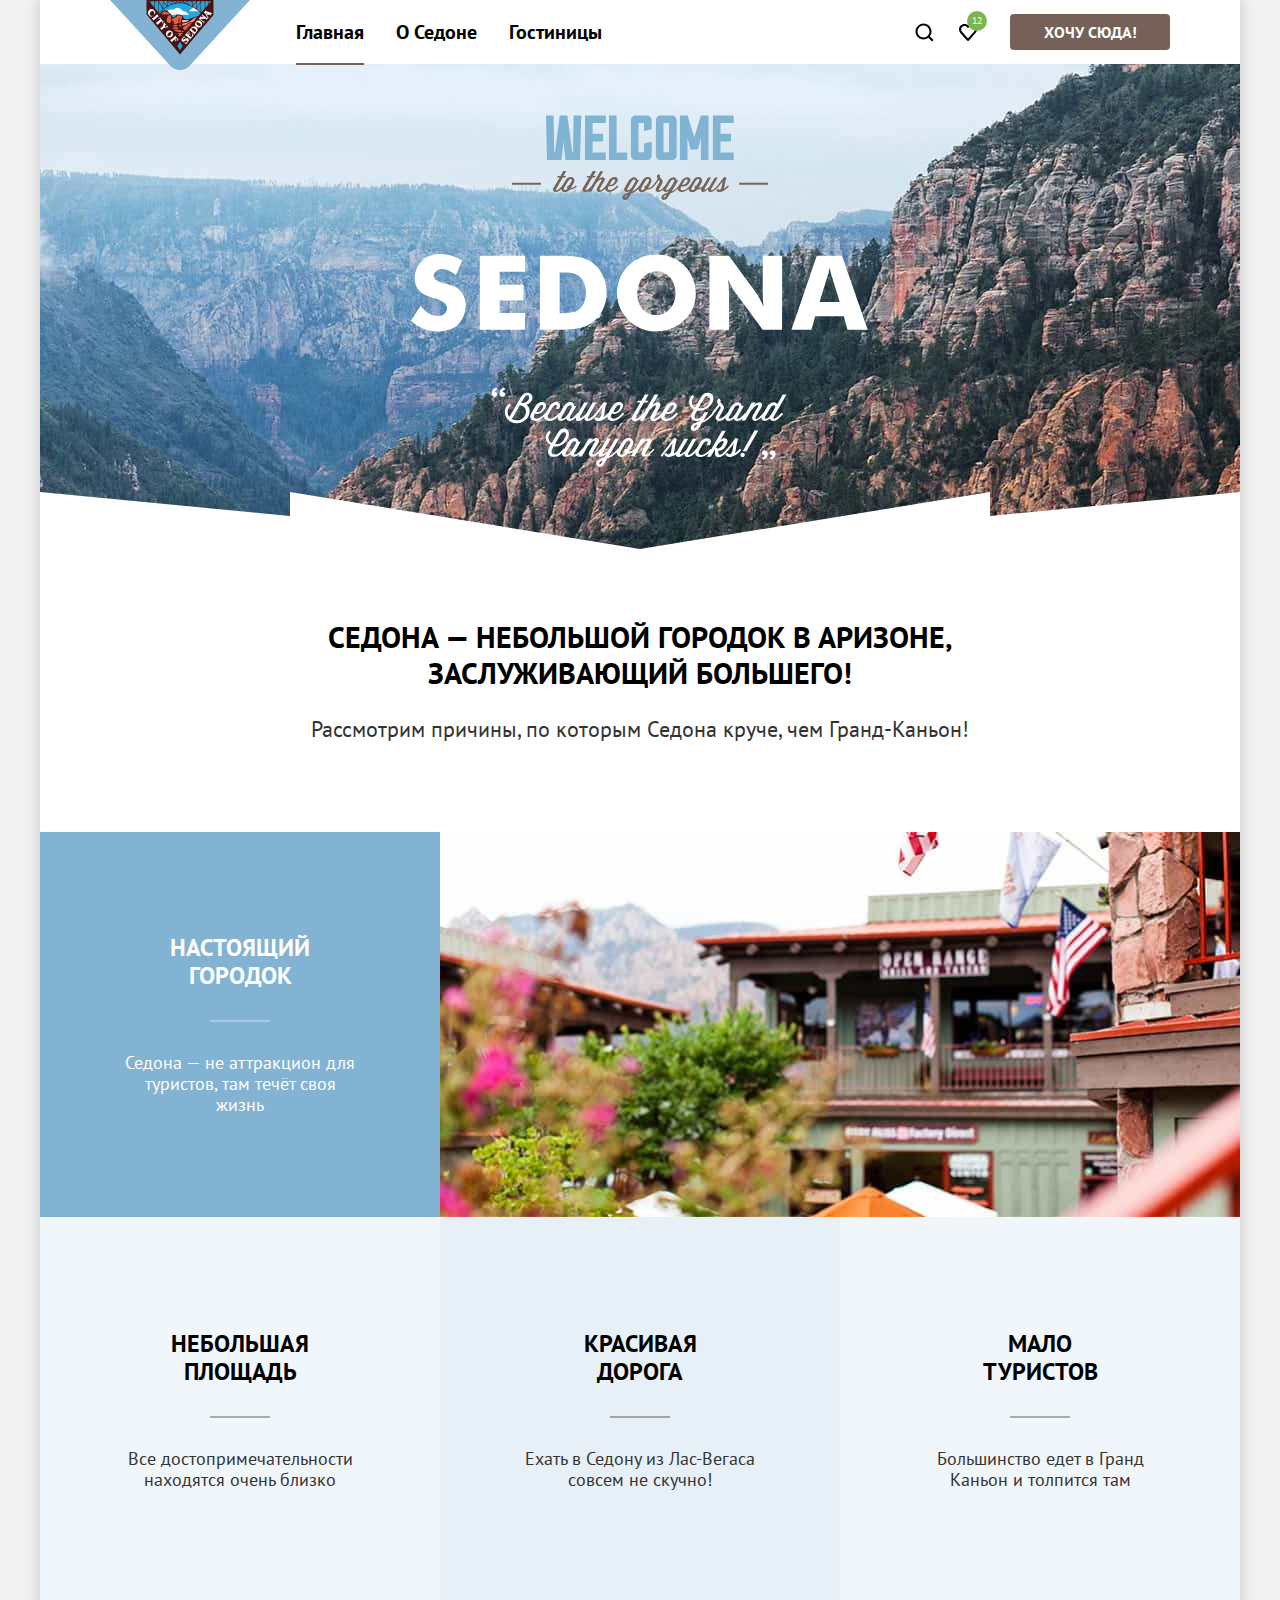
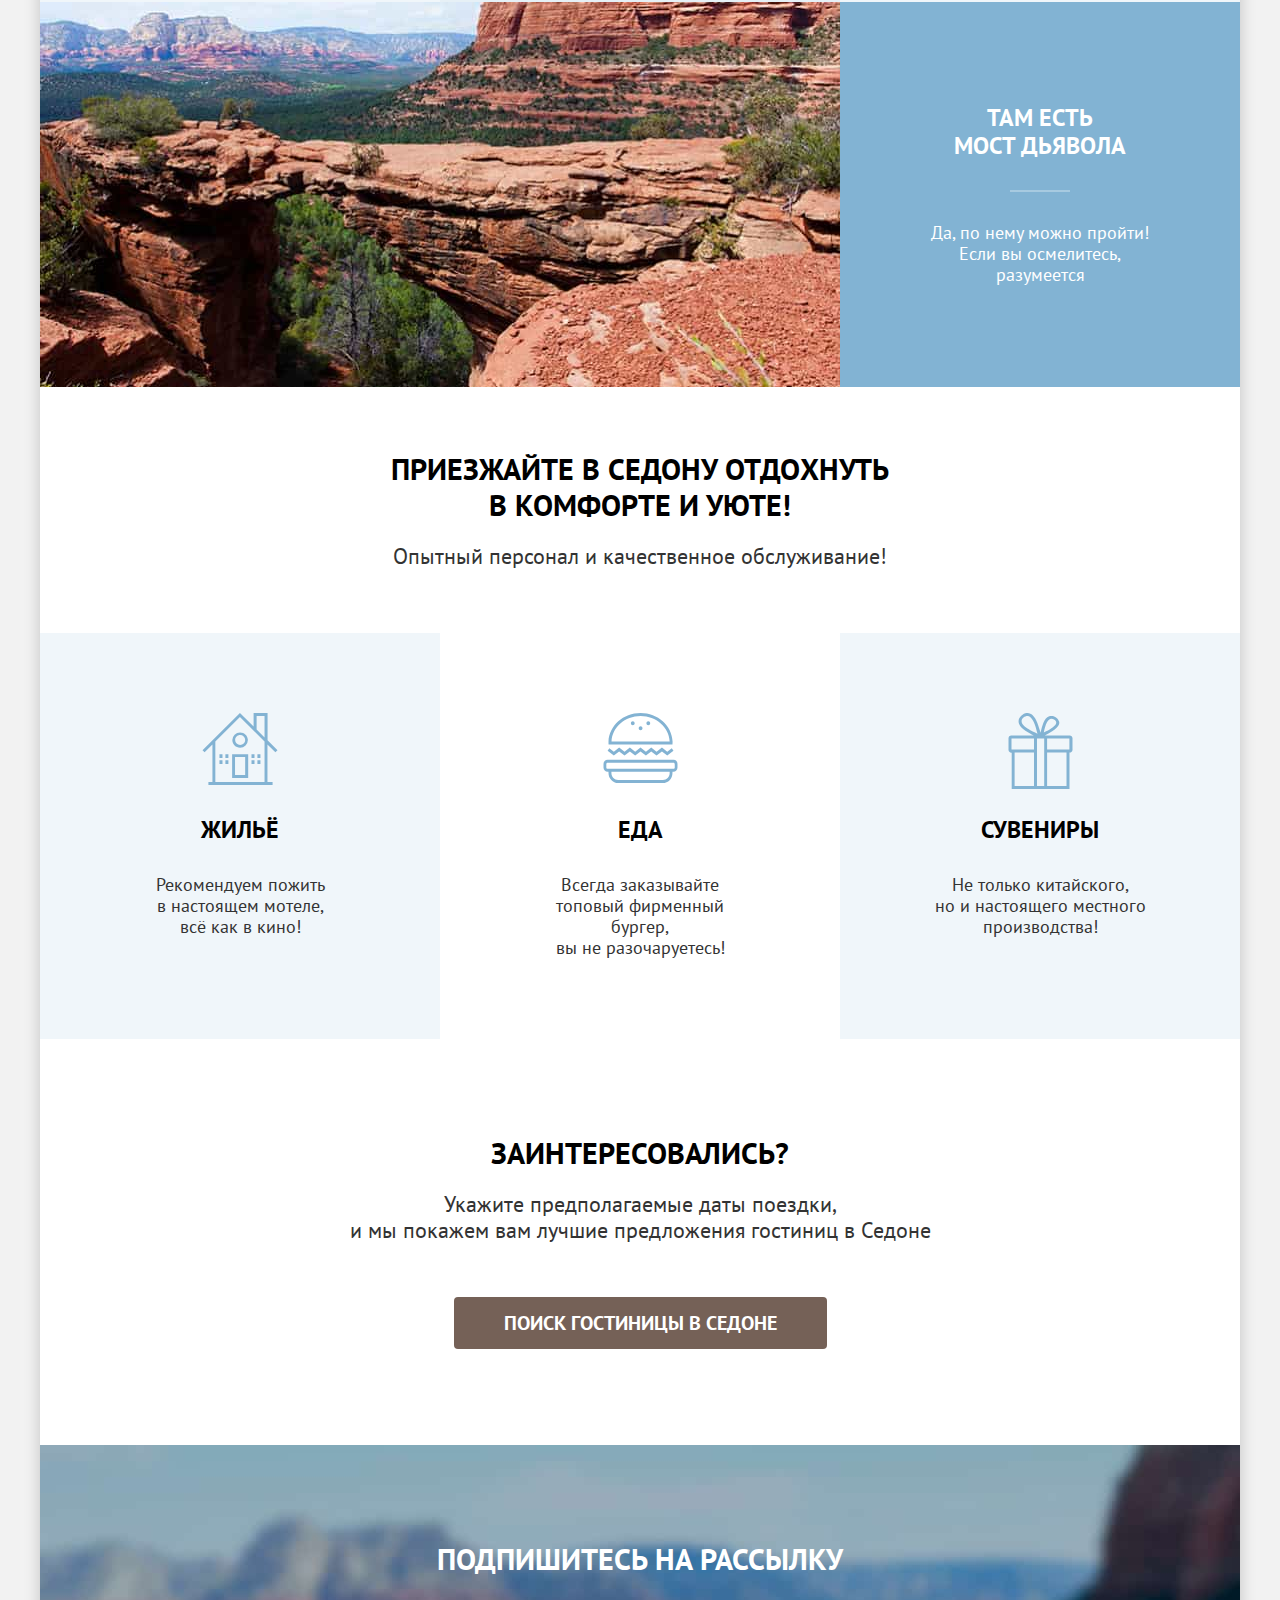
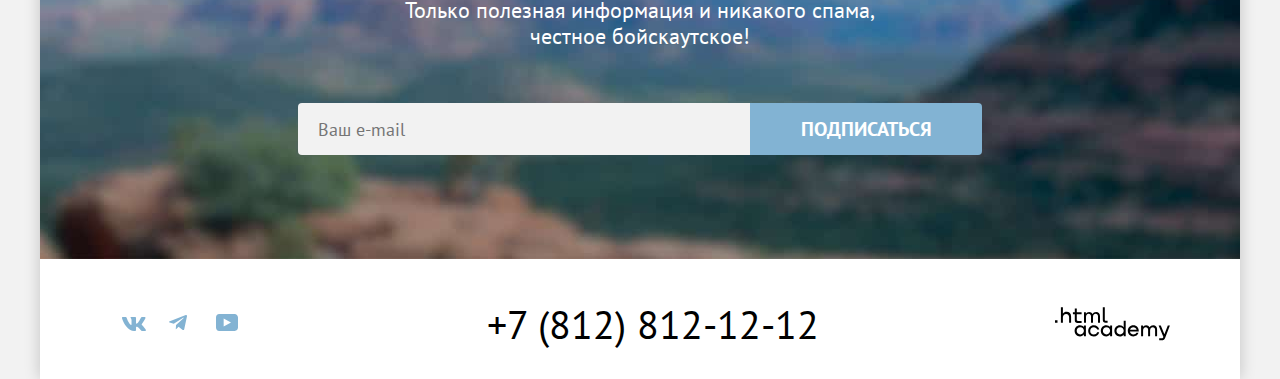
<file: 6/index.html>
<!DOCTYPE html>
<html lang="ru">

  <head>
    <meta charset="UTF-8">
    <meta name="viewport" content="width=device-width, initial-scale=1.0">
    <title>HTML Academy: Седона</title>
    <link href="favicon.ico" rel="icon">
    <link type="image/png" href="img/favicon-32x32.png" rel="icon" sizes="32x32">
    <link rel="stylesheet" href="styles/styles.css">
    <base href="https://htmlacademy-htmlcss.github.io/2451963-sedona-1/6/">
</head>

  <body>
    <div class="wrapper">
      <!-- Шапка -->
      <header class="page-header">
        <!-- Навигация страниц -->
        <nav class="navigation" aria-label="Навигация по сайту.">
          <a class="navigation-logo" href="#" aria-current="page">
            <span class="visually-hidden">Логотип города Седона.</span>
            <svg aria-hidden="true" focusable="false" xmlns="http://www.w3.org/2000/svg" width="140" height="70" viewBox="0 0 140 70">
              <g clip-path="url(#a)">
                <path d="M140 0H0l60.362 65.7c5.276 5.8 14 5.8 19.276 0L140 0Z"></path>
                <path fill="#23A9E1" d="m37.232.5 32.565 37.9L102.261.7 37.231.5Z"></path>
                <path fill="#fff" d="M61.986 14.7h17.55c-1.318-.8-4.463-4.6-6.086-3.2-.102.1-4.971-5.7-8.116-2.9-2.74 2.5-4.058-.3-7.102 1.6-3.652 2.4 2.03 3.7 3.754 4.5Zm27.087-3.5-9.942.1c3.956-4.5 5.68-4 9.942-.1Z"></path>
                <path fill="#491213" d="M99.015 3.6V1.2h2.13l-2.13 2.4ZM49.102 13c.101.1 2.434-2.4 6.188-4.9 3.45-2.3 8.725-4.9 14.609-4.9s11.26 2.7 14.71 5c3.754 2.4 6.087 4.8 6.188 4.9l-2.536 3c-4.565.6-7.811 3.9-12.275 3.2-2.232-.4-2.334-1.6-2.942-2.9-.507-1-1.32-.8-2.334-1.2-.913-.4-1.521-1.1-3.449-.7-1.623.4-1.826 2.9-3.956 2.8-1.116-.1-1.218-1.6-2.841-3.6-4.16-4.9-7.953-4.29-10.59.21l-.772-.91ZM40.58 1.2v1.9l-1.623-1.9h1.623Zm54.681 0h3.246v3L95.261 8V1.2Zm-4.16 11.4V1.2h3.551v7.4l-3.55 4Zm-.507-10.4v9.9a26.332 26.332 0 0 0-3.652-3l3.652-6.9Zm-4.159-.3v6.8c-.507-.3-.913-.7-1.522-1-.71-.4-1.42-.9-2.232-1.3l3.754-4.5Zm-4.464-.2V6c-1.014-.5-2.13-1-3.145-1.5l3.145-2.8Zm.609-.5h3.754L82.58 5.8V1.2Zm4.362 0h3.652l-3.652 7.1V1.2Zm-8.927 0h3.956l-3.55 3.1c-.102 0-.203-.1-.305-.1l-.101-3Zm-.508.4V4a16.24 16.24 0 0 0-3.144-.9l3.144-1.5Zm-4.26 0v1.3c-.71-.1-1.42-.2-2.232-.3l2.232-1Zm-6.899 0 2.232 1c-.812 0-1.522.1-2.232.3V1.6Zm-4.16 0 3.146 1.5c-1.116.2-2.13.5-3.145.9V1.6Zm3.653 1.2-3.348-1.6h3.348v1.6Zm3.55-.4-2.84-1.3h2.84v1.3Zm.71-1.2h2.943l-2.942 1.3V1.2Zm3.754 0h3.247l-3.247 1.6V1.2Zm-12.58 3.1-3.55-3.1h3.956v3l-.405.1Zm-3.652-2.6 3.145 2.7c-1.116.4-2.13.9-3.145 1.5V1.7Zm-4.362.2 3.652 4.5c-1.319.7-2.536 1.5-3.652 2.4V1.9Zm-4.26.3 3.651 7c-1.318 1-2.536 2-3.652 3.2V2.2Zm3.753 6-3.652-7.1h3.652v7.1Zm4.362-2.5-3.753-4.6h3.753v4.6ZM44.334 7.5l-3.247-3.8V1.2h3.247v6.3Zm.608-6.3h3.551v11.2l-3.55-4.2v-7ZM36.522 0v14.6L70 54.5 103.48 15V0H36.522Z"></path>
                <path fill="#23A9E1" d="M67.362 46 70 41.8l2.638 4.2L70 50.2 67.362 46Z"></path>
                <path fill="#DC6243" d="M75.275 30.6c-3.449-2-2.637-3.5.203-4.9 1.522-.7 4.87-3.4 6.189-2.5l-6.392 7.4Zm-2.333 2.5c-2.029-.1-4.362-.4-6.391.1 1.217.3 4.26 1.2 1.42 1.9 1.015 1.4 2.638 1.3 3.652.1-.405-.2-.71-.5-1.014-.7 1.116-.3 2.13-.9 2.333-1.4Zm1.218-1.6c-.913-.8-1.928-.8-2.74 0-1.217-2.1-5.478-1.4-7.507-1.7 1.116 2.6 9.74 3.1 10.247 1.7Zm-6.899-2.2c-1.623-.5-6.898-.4-3.45-1.8 1.117-.4 6.798.1 3.45 1.8Zm2.029-3c-.507-1.1.406-2.4 1.725-1.4 1.217.8-.609 2-1.725 1.4Zm-2.942.1c-2.333.7-5.377-.8-1.623-1.5 2.333-.5 4.768.5 1.623 1.5.101 0-.101 0 0 0Zm-2.638-6.2c-.507 1.6-1.521 1.9-1.42 0 .102-2.3 1.623-1.7 3.246-2.6 1.32-.7 2.03-3.4 4.363-1.8 1.014.7 2.232.1 2.536 1.2 0-.1-2.942 6.7-1.319 6.7-3.246 0-1.826-3.8-.609-6.4-1.217.6-3.145 4.3-1.521 5-.812 1.1-3.45 2.6-4.768 1.5-1.116-1-.508-2.3-.508-3.6ZM59.652 23c-5.68 0-1.826-8.6.102-8.1 2.232.7 1.927 8.2-.102 8.1Zm-6.29-8.2c-2.637-.1-1.521-2.6.305-3.1 1.724-.5 5.275 1.1 6.493 2.2-1.826.6-4.16.5-6.189.6-.203-2-.71-1.3-.608.3Z"></path>
                <path fill="#F49774" d="M72.84 25.8c-2.941-3 4.363-2.7 5.58-3.8.812.3 7.102-5.4 8.624-5-1.116 1.3-3.45 5.3-5.073 5.3-1.319 0-2.638-.2-3.652.7-1.522 1.4-3.957 2.1-5.478 2.8Z"></path>
                <path fill="#F4B1A4" d="M73.753 22.2c-1.623.9-3.144-2.5-.304-2.2 1.826.2 3.754-.2 5.478.1-1.319 1.5-3.145 2.3-5.174 2.1Z"></path>
                <path fill="#fff" d="M51.84 20.9c.305.4.61.8.508 1.4 0 .4-.609 1-.203 1.2l1.522-1.8c-.406-.1-3.551-3.8-3.551-4.2l-2.13 1.1c.101.4.811 0 1.217 0 .507 0 .913.4 1.319.7-1.116.9-3.855 3.3-4.16 3.3-.101 0-.71-.4-.71 0 0 .2.609.7.71.8l1.42 1.7c.407-.2-.1-.5.102-.8.102-.2 3.246-2.7 3.957-3.4Zm-3.449-4.5c.305-.1.406.3.609 0l-1.623-1.9c-.203-.3-.507-.6-.507 0 .101.4-4.058 3.7-4.261 3.8-.305.1-.508-.3-.71.1.507.6.913 1.1 1.42 1.7.203.2.304.4.507.6.203.2.102-.4.102-.4-.102-.3.304-.6.608-.8 1.015-1 3.551-3.1 3.855-3.1Zm-5.782-.6c-1.116.3-2.435-.1-2.74-1.3-.405-1.2.406-2.4 1.32-3.1.913-.7 2.333-.6 2.84.5.203.5.101 1.1-.101 1.6-.102.3-.406.6 0 .8.608-.7 1.116-1.4 1.724-2.1-.71-.4-1.014-1.1-1.522-1.7-.608-.7-1.318-1.4-2.333-1.5-1.927-.3-3.652 1.7-3.855 3.4-.101.9.203 1.8.812 2.6.507.6 1.217 1.1 1.623 1.8.203.1 1.826-.7 2.13-.8.203 0 .102-.1.102-.2 0 0-.508.2 0 0Zm25.87 23.6c-.71-.5-2.638-3-3.044-3.5l-.203-.3-.203.1c-.101.1.102.4 0 .6-.507.8-3.754 3.2-3.956 3.4-.406.2-.812-.1-1.015.2.507.6 1.826 2.3 2.029 2.3.304 0 .101-.5.101-.6.102-.2 1.725-1.6 2.334-2.1.203-.2.406.3.608.5.203.3.305.7.203 1-.101.2-.507.6-.203.8.406-.5 1.522-1.8 1.725-2 .203-.2-.406 0-.304-.1-.203.1-.508.2-.71 0-.102 0-.71-.7-.61-.8.305-.2.61-.6 1.015-.7.61-.1 1.015 1 1.116 1.4.102.4.102.8-.101 1.1-.102.3-.304.5 0 .6l1.42-1.9c0 .1-.101.1-.203 0 .102.1-.101 0 0 0Zm-9.334-8.9c-.71 0-1.42.3-2.029.8-1.42 1.2-1.623 3.3-.507 4.8 1.319 1.7 3.449 1.9 5.174.7 1.42-1.2 1.623-3.3.507-4.8-.812-1-2.03-1.5-3.145-1.5Zm1.217 1.4c.913-.1 1.522.8 1.116 1.8-.406 1-1.42 2-2.434 2.4-1.218.5-2.03-.5-1.522-1.7.406-1 1.42-2 2.435-2.4.101 0 .203-.1.405-.1Zm-2.84-4.6c.304 0 .608.4.811 0l-1.42-1.7c-.406.2 0 .4-.101.6-.203.3-1.725.5-2.13.6.1-.4.608-1.7.81-1.8.407-.3.61.3.812-.1l-1.826-2.1c-.203-.2-.406-.7-.608-.4 0 0 0 1-.102 1.1-.101.2-.608 2.4-1.217 2.9-.305.3-1.522 1.3-1.826 1.4-.305.1-.508-.4-.812 0l1.623 1.9c.102.1.406.6.508.6.304.1 0-.6.101-.7.101-.3 1.623-1.8 2.333-1.9.913-.2 2.03-.5 3.044-.4.203 0-.203 0 0 0Zm24.55 6.7c.102.4.203.9.102 1.3-.102.6-.609 1.9-1.42 1.5-.812-.4-1.42-1.1-2.13-1.7.507-.6 1.014-1.1 1.927-.8.203.1.406 0 .203-.2-.305-.2-2.03-1.3-2.13-1.2-.204.2.304.6.1 1-.1.3-.405.5-.608.8-.507-.4-1.217-.8-.71-1.5.406-.4.811-.8 1.42-.9.406-.1 1.218.3 1.319-.1-.71-.3-1.42-.7-2.13-1 .101.5-2.232 2.9-2.74 3.5-.101.1-.405.4-.405.5 0 .3.405.1.405.1.305-.1 4.464 3.3 4.566 3.6.101.2-.102.4 0 .5 0 0 .101.1.203.1.304-.3 2.942-3.9 3.55-4l-1.521-2.4c-.406.2-.102.7 0 .9Zm-4.058 4.4c-1.318-.9-3.652.8-4.057 1-.71.3-1.218-.4-.812-1 .304-.5.913-.8 1.522-.8.203 0 .913.1.913 0 .101-.1.101-.1 0-.2-.609-.4-1.116-.8-1.725-1.1-.101.7-.913 1.1-1.319 1.6-.507.6-1.014 1.3-1.014 2s.406 1.4 1.116 1.7c.71.4 1.521.1 2.232-.3.405-.3.811-.6 1.217-.8.609-.3 1.522 0 1.319.8-.203.7-.913 1.3-1.623 1.5-.406.1-.812.1-1.218-.1-.304-.1-.608-.5-.811-.1l2.333 1.6c.102-.5.304-.7.71-1 .507-.4.913-.9 1.319-1.4.812-.9 1.116-2.5-.102-3.4ZM95.87 10.3c0 .1 0 .1 0 0l-.913 1-.812 1c-.203.2-.304.3 0 .5.507-.3 3.55 4.8 3.348 5.5-.507.2-4.565-3.3-4.667-3.5 0-.1.203-.7-.101-.6-.102 0-.508.6-.609.7l-.609.7c.203.3.305 0 .609 0 .203.1 1.217.9 1.522 1.1-.508 0-1.725.1-1.928.1-.608.1-.304-.4-.71-.6L89.478 18l-.913 1v.1c.203.2.102.1.406 0 .304-.1 4.362 3.2 4.464 3.4.203.3-.102.6.304.8l1.218-1.4c.101-.1.101-.1 0-.1-.305-.2-.305.1-.71.1-.305-.1-2.943-2.2-3.856-3l5.377-.2c.203 0 .71.6.71.8-.101.2-.304.4 0 .5.305-.4.609-.7.913-1.1l.102-.2c.101 0 .101-.1.101-.2l.102-.1c.304-.3 1.217-1.3 1.116-1.4-.305-.3-.406.3-.812 0-.203-.2-.812-1.2-.913-1.4-.203-.3.406-.6.609-.7.507-.3 2.13-.8 2.333.2 0 .2-.203.4-.101.5 0 0 .101.2.202.1l2.131-2.6-.203-.2c-.507.5-5.58-1.5-5.884-1.8-.102-.2-.102-.8-.304-.8Zm-.203 2.6c.811.3 1.521.6 2.333 1l-.609.3c-.203.1-.405.3-.608.5l-1.116-1.8Zm-6.696 7.7c-1.116-.1-2.232.4-3.043 1.3-1.218 1.5-1.116 3.7.405 4.9 1.522 1.2 3.754.9 4.971-.5 1.218-1.5 1.116-3.7-.405-4.9-.508-.4-1.218-.7-1.928-.8Zm-1.42 1.6c.608 0 1.319.4 1.724.7.812.5 2.232 1.7 1.522 2.7 0-.1.102-.1-.101.1-.812.8-2.232.1-2.942-.5-.71-.5-2.03-1.7-1.218-2.7.305-.2.609-.3 1.015-.3Zm-3.145 4.3c-1.218-.1-2.435.5-3.348 1.6-.609.8-1.319 1.5-1.928 2.3.203.3.508-.1.812.1.304.2 4.16 3.3 4.16 3.5.1.3-.203.4.1.6.102.1 2.943-3.4 3.247-4a2.94 2.94 0 0 0-.811-3.2c.101.1.203.1 0 0-.812-.6-1.522-.9-2.232-.9Zm-1.116 1.6h.304c1.42.4 3.45 2.1 2.13 3.6l-.405.4c-.203.2-4.261-3-4.058-3.2.406-.5 1.319-.9 2.029-.8Z"></path>
              </g>
              <defs>
                <path fill="#fff" d="M0 0h140v70H0z"></path>
              </defs>
            </svg>
          </a>
          <ul class="navigation-list">
            <li class="navigation-item">
              <a class="navigation-link navigation-link-current" href="index.html" aria-current="page">Главная</a>
            </li>
            <li class="navigation-item">
              <a class="navigation-link" href="#">О Седоне</a>
            </li>
            <li class="navigation-item">
              <a class="navigation-link" href="catalog.html">Гостиницы</a>
            </li>
          </ul>
          <!-- Навигация Пользователя -->
          <ul class="navigation-user">
            <li class="navigation-user-item">
              <a class="navigation-user-link navigation-user-link-search" href="#">
                <svg aria-hidden="true" focusable="false" width="20" height="20" viewBox="0 0 20 20" xmlns="http://www.w3.org/2000/svg">
                  <path d="M19.5 18.0083L15.8 14.3287C16.8 13.0359 17.5 11.3453 17.5 9.4558C17.5 5.08011 13.9 1.5 9.5 1.5C5.1 1.5 1.5 5.17956 1.5 9.55525C1.5 13.9309 5.1 17.511 9.5 17.511C11.3 17.511 13 16.9144 14.4 15.8204L18.1 19.5L19.5 18.0083ZM9.5 15.5221C6.2 15.5221 3.5 12.837 3.5 9.55525C3.5 6.27348 6.2 3.5884 9.5 3.5884C12.8 3.5884 15.5 6.27348 15.5 9.55525C15.5 12.837 12.8 15.5221 9.5 15.5221Z"></path>
                </svg>
                <span class="visually-hidden">Поиск</span>
              </a>
            </li>
            <li class="navigation-user-item">
              <a class="navigation-user-link navigation-user-link-favorite" aria-label="Избранное." href="#">
                <span class="navigation-user-quantity">12</span>
                <svg aria-hidden="true" focusable="false" width="20" height="20" viewBox="0 0 20 20" xmlns="http://www.w3.org/2000/svg">
                  <path d="M9.9 19C9.6 19 9.3 18.9 9.1 18.6C3.7 12.5 2.4 11.1 2.1 10.7C1.4 9.8 1 8.6 1 7.4C1 4.4 3.4 2 6.5 2C7.8 2 9 2.5 10 3.3C11 2.5 12.3 2 13.5 2C16.5 2 19 4.4 19 7.4C19 8.7 18.5 9.9 17.7 10.8L10.7 18.7C10.5 18.9 10.3 19 9.9 19ZM3.9 9.5C4.2 9.9 7.4 13.5 10 16.4L16.2 9.4C16.7 8.9 16.9 8.2 16.9 7.4C16.9 5.6 15.4 4.1 13.6 4.1C12.6 4.1 11.6 4.6 10.9 5.4C10.6 5.7 10.3 5.8 10 5.8C9.7 5.8 9.4 5.6 9.2 5.4C8.5 4.6 7.5 4.1 6.5 4.1C4.7 4.1 3.2 5.6 3.2 7.4C3.1 8.3 3.5 9 3.9 9.5C3.8 9.5 3.8 9.5 3.9 9.5Z"></path>
                </svg>
              </a>
            </li>
          </ul>
          <!-- Кнопка "Хочу сюда" -->
          <a class="navigation-button button" href="#">Хочу сюда!</a>
        </nav>
      </header>
      <!-- Индивидуальный контент этой страницы -->
      <main class="main-container main-index">
        <!-- Блок приветствия -->
        <section class="hero">
          <h1 class="visually-hidden">Sedona</h1>
          <img class="hero-bg background" width="1200" height="485" src="images/jpg/hero-image.jpg" alt="Пейзаж каньонов.">
          <img class="hero-img" src="images/svg/hero-text.svg" width="458" height="352" alt="Welcome to the gorgeous Sedona, because the Grand Canyon sucks!">
          <svg class="stairs-hero" width="1200" height="57" viewBox="0 0 1200 57" fill="none" xmlns="http://www.w3.org/2000/svg"><path d="M0 57V0l250 24V0l350 57L950 0v24l250-24v57H0Z" fill="#fff"/></svg>
        </section>
        <!-- Блок преимущества-->
        <section class="advantages">
          <!-- Заголовок преимуществ -->
          <div class="advantages-container">
            <h2 class="advantages-title page-title">Седона — небольшой городок в Аризоне,<br>заслуживающий большего!</h2>
            <p class="advantages-subtitle page-subtitle">Рассмотрим причины, по которым Седона круче, чем Гранд-Каньон!</p>
          </div>
          <!-- Таблица преимуществ -->
          <ul class="advantages-table">
            <li class="advantages-item advantages-item-full">
              <div class="advantages-card card">
                <h3 class="card-title">Настоящий городок</h3>
                <p class="card-subtitle">Седона — не аттракцион для туристов, там течёт своя жизнь</p>
              </div>
              <div class="advantages-image">
                <img src="images/jpg/advantages-city-image.jpg" width="800" height="385" alt="Фото города Сидона.">
              </div>
            </li>
            <li class="advantages-item">
              <div class="advantages-card card">
                <h3 class="card-title">Небольшая площадь</h3>
                <p class="card-subtitle">Все достопримечательности находятся очень близко</p>
              </div>
            </li>
            <li class="advantages-item">
              <div class="advantages-card card">
                <h3 class="card-title">Красивая <br>дорога</h3>
                <p class="card-subtitle">Ехать в Седону из Лас-Вегаса совсем не скучно!</p>
              </div>
            </li>
            <li class="advantages-item">
              <div class="advantages-card card">
                <h3 class="card-title">Мало <br>туристов</h3>
                <p class="card-subtitle">Большинство едет в Гранд Каньон и толпится там</p>
              </div>
            </li>
            <li class="advantages-item advantages-item-full advantages-item-reverse">
              <div class="advantages-image">
                <img src="images/jpg/advantages-canyon-image.jpg" width="800" height="385" alt="Фото Гранд-каньона.">
              </div>
              <div class="advantages-card card">
                <h3 class="card-title">Там есть <br>мост дьявола</h3>
                <p class="card-subtitle">Да, по нему можно пройти! Если вы осмелитесь, разумеется</p>
              </div>
            </li>
          </ul>
        </section>
        <!-- Блок обслуживания-->
        <section class="service">
          <!-- Заголовок сервиса -->
          <div class="service-container">
            <h2 class="service-title page-title">Приезжайте в Седону отдохнуть<br> в комфорте и уюте!</h2>
            <p class="service-subtitle page-subtitle">Опытный персонал и качественное обслуживание!</p>
          </div>
          <!-- Список сервиса -->
          <ul class="service-list">
            <li class="service-item service-item-house">
              <div class="service-card card">
                <h3 class="card-title">Жильё</h3>
                <p class="card-subtitle">Рекомендуем пожить <br>в настоящем мотеле, <br>всё как в кино!</p>
              </div>
            </li>
            <li class="service-item service-item-food">
              <div class="service-card card">
                <h3 class="card-title">Еда</h3>
                <p class="card-subtitle">Всегда заказывайте <br>топовый фирменный бургер, <br>вы не разочаруетесь!</p>
              </div>
            </li>
            <li class="service-item service-item-gift">
              <div class="service-card card">
                <h3 class="card-title">Сувениры</h3>
                <p class="card-subtitle">Не только китайского, <br>но и настоящего местного <br>производства!</p>
              </div>
            </li>
          </ul>
        </section>
        <!-- Блок поиска гостиниц на кнопку-->
        <section class="search">
          <div class="search-container">
            <h2 class="search-title page-title">Заинтересовались?</h2>
            <p class="search-subtitle page-subtitle">Укажите предполагаемые даты поездки, <br>и мы покажем вам лучшие предложения гостиниц в Седоне</p>
          </div>
          <a class="search-button button" href="#">Поиск гостиницы в седоне</a>
        </section>
        <!-- Блок подписки -->
        <article class="subscribe subscribe-home">
          <!-- Заголовок подписки -->
          <div class="subscribe-container">
            <h2 class="subscribe-title page-title">Подпишитесь на рассылку</h2>
            <p class="subscribe-subtitle page-subtitle">Только полезная информация и никакого спама, <br>честное бойскаутское!</p>
          </div>
          <!-- Форма подписки -->
          <form class="subscribe-form" action="https://echo.htmlacademy.ru/" method="post">
            <label class="visually-hidden" for="subscribe-email">Введите свой Email</label>
            <input class="subscribe-input field" type="text"
            id="subscribe-email" name="subscribe-email" placeholder="Ваш e-mail">
            <button class="subscribe-button button button-light" type="submit" aria-label="Подписаться на рассылку.">Подписаться</button>
          </form>
        </article>
      </main>
      <!-- Подвал -->
      <footer class="page-footer">
          <!-- Социальные сети-->
          <ul class="page-footer-social social-list">
            <li class="social-item social-item-vk">
              <a class="social-link" href="https://vk.com/htmlacademy" aria-label="Перейти во.">
                <span class="visually-hidden">Ссылка на вконтакте</span>
                <svg class="social-icon" width="24" height="14" viewBox="0 0 24 14" xmlns="http://www.w3.org/2000/svg"><path fill-rule="evenodd" clip-rule="evenodd" d="M23.45.948c.166-.546 0-.948-.795-.948H20.03c-.668 0-.976.347-1.143.73 0 0-1.335 3.196-3.226 5.272-.612.602-.89.793-1.224.793-.167 0-.418-.191-.418-.738V.948c0-.656-.184-.948-.74-.948H9.151c-.417 0-.668.304-.668.593 0 .621.946.765 1.043 2.513v3.798c0 .833-.153.984-.487.984-.89 0-3.055-3.211-4.34-6.885C4.45.288 4.198 0 3.527 0H.9C.15 0 0 .347 0 .73c0 .682.89 4.07 4.145 8.551C6.315 12.341 9.37 14 12.153 14c1.669 0 1.875-.368 1.875-1.003v-2.313c0-.737.158-.884.687-.884.39 0 1.057.192 2.615 1.667C19.11 13.216 19.403 14 20.405 14h2.625c.75 0 1.126-.368.91-1.096-.238-.724-1.088-1.775-2.215-3.022-.612-.71-1.53-1.475-1.809-1.858-.389-.491-.278-.71 0-1.147 0 0 3.2-4.426 3.533-5.929h.001Z"/></svg>
              </a>
            </li>
            <li class="social-item social-item-tg">
              <a class="social-link" href="https://t.me/htmlacademy" aria-label="Перейти в.">
                <span class="visually-hidden">Ссылка на телеграм</span>
                <svg class="social-icon" width="18" height="16" viewBox="0 0 18 16" xmlns="http://www.w3.org/2000/svg"><path d="M16.785.1.84 6.247C-.248 6.685-.24 7.292.64 7.563L4.735 8.84l9.472-5.976c.448-.273.857-.126.52.172L7.053 9.962H7.05h.002l-.283 4.22c.414 0 .597-.19.829-.413l1.988-1.934 4.136 3.055c.762.42 1.31.204 1.5-.706L17.938 1.39c.278-1.114-.425-1.619-1.153-1.29Z"/></svg>
              </a>
            </li>
            <li class="social-item social-item-yt">
              <a class="social-link" href="https://www.youtube.com/user/htmlacademyru" aria-label="Перейти в.">
                <span class="visually-hidden">Ссылка на ютуб</span>
                <svg class="social-icon" width="22" height="17" viewBox="0 0 22 17" xmlns="http://www.w3.org/2000/svg"><path d="M18.607 0H3.174C1.314 0 0 1.594 0 3.4v10.094C0 15.406 1.313 17 3.174 17h15.652C20.468 17 22 15.406 22 13.6V3.4C21.781 1.594 20.468 0 18.607 0ZM7.662 12.537V4.463L14.995 8.5l-7.333 4.037Z"/></svg>
              </a>
            </li>
          </ul>
          <a class="page-footer-phone" href="tel:88128121212">+7 (812) 812-12-12 </a>
          <a class="page-footer-copyright" href="https://htmlacademy.ru" aria-label="Перейти на сайт HTML Academy.">
            <svg class="copyright-icon" width="115" height="34" viewBox="0 0 115 34" xmlns="http://www.w3.org/2000/svg"><g clip-path="url(#a)"><path d="M0 13.256v2.6h2.5v-2.6H0ZM11.6 4.856c-1.6 0-2.8.7-3.6 1.7h-.1v-6.2h-2v15.5h2v-5.3c0-2.1 1.3-3.6 3.3-3.6 1.8 0 2.9 1.4 2.9 3.2v5.7h2v-6.1c.1-3-1.8-4.9-4.5-4.9ZM26.6 5.156h-4.8v-3.7h-2v3.8h-1.9v2h1.9v6c0 1.7 1 2.7 2.7 2.7h4.1v-2h-3.7c-.7 0-1.1-.4-1.1-1.1v-5.7h4.8v-2ZM41.1 4.956c-1.6 0-2.9.8-3.5 2.1h-.1c-.6-1.2-1.8-2.1-3.4-2.1-1.4 0-2.5.8-3.1 1.8h-.1v-1.6H29v10.6h2v-5.4c0-2 1-3.5 2.6-3.5 1.5 0 2.4 1 2.4 2.6v6.3h2v-5.6c0-2.4 1.4-3.3 2.6-3.3 1.5 0 2.4 1 2.4 2.6v6.3h2v-6.5c.1-2.5-1.4-4.3-3.9-4.3ZM47.8 13.056c0 1.7 1 2.7 2.8 2.7h2v-2h-1.7c-.7 0-1.1-.4-1.1-1.1V.356h-2v12.7ZM28.9 20.056c-.9-1.1-2.2-1.8-3.9-1.8-3.1 0-5.4 2.3-5.4 5.6s2.3 5.6 5.4 5.6c1.8 0 3-.8 3.8-1.9h.1v1.6h2v-10.6h-2v1.5Zm-3.6 7.4c-2.2 0-3.6-1.6-3.6-3.6s1.4-3.6 3.6-3.6 3.6 1.6 3.6 3.6c0 1.9-1.4 3.6-3.6 3.6ZM44.2 22.356c-.5-2.4-2.6-4.1-5.4-4.1-3.4 0-5.6 2.5-5.6 5.6 0 3.1 2.2 5.6 5.6 5.6 2.8 0 4.9-1.8 5.4-4.2h-2.1c-.4 1.3-1.7 2.3-3.3 2.3-2.2 0-3.6-1.6-3.6-3.6s1.4-3.6 3.6-3.6c1.6 0 2.8 1 3.3 2.2h2.1v-.2ZM55.1 20.056c-.9-1.1-2.2-1.8-3.9-1.8-3.1 0-5.4 2.3-5.4 5.6s2.3 5.6 5.4 5.6c1.8 0 3-.8 3.8-1.9h.1v1.6h2v-10.6h-2v1.5Zm-3.6 7.4c-2.2 0-3.6-1.6-3.6-3.6s1.4-3.6 3.6-3.6 3.6 1.6 3.6 3.6c0 1.9-1.5 3.6-3.6 3.6ZM68.7 20.156c-.9-1.1-2.2-1.9-3.9-1.9-3.1 0-5.4 2.3-5.4 5.6s2.2 5.6 5.4 5.6c1.7 0 3-.8 3.8-1.8h.1v1.5h2v-15.4h-2v6.4Zm-3.6 7.3c-2.2 0-3.6-1.6-3.6-3.6s1.4-3.6 3.6-3.6 3.6 1.6 3.6 3.6c-.1 2-1.5 3.6-3.6 3.6ZM78.3 18.256c-3.3 0-5.5 2.5-5.5 5.6 0 3 2.1 5.6 5.5 5.6 2.5 0 4.5-1.3 5.2-3.6h-2.1c-.5 1-1.6 1.6-3 1.6-1.9 0-3.3-1.3-3.4-2.9h8.8c.2-3.6-2-6.3-5.5-6.3Zm0 1.9c1.7 0 3 1 3.3 2.6h-6.5c.3-1.5 1.5-2.6 3.2-2.6ZM98.2 18.256c-1.6 0-2.9.8-3.6 2h-.1c-.6-1.2-1.8-2-3.4-2-1.4 0-2.5.7-3.1 1.8v-1.5h-1.9v10.6h2v-5.4c0-2 1-3.4 2.6-3.5 1.5 0 2.4 1 2.4 2.6v6.3h2v-5.6c0-2.4 1.4-3.3 2.6-3.3 1.5 0 2.4 1 2.4 2.6v6.3h2v-6.5c.1-2.6-1.4-4.4-3.9-4.4ZM109.4 27.356l-3.6-8.9h-2.2l4.8 11.6c-.3.9-.7 1.2-1.7 1.2h-2.5v2h2.5c1.8 0 2.8-.8 3.5-2.6l4.7-12.2h-2.1l-3.4 8.9Z"/></g><defs><path transform="translate(0 .356)" d="M0 0h115v33H0z"/></defs>
            </svg>
          </a>
      </footer>
      <!-- Модaльное окно -->
      <div class="modal-container modal-container-close">
        <div class="modal modal-quest">
          <button class="modal-close-button" type="button">
            <span class="visually-hidden">Закрыть</span>
          </button>
          <section class="modal-content">
            <h2 class="modal-title">Поиск гостиницы в седоне</h2>
            <form class="quest-form" action="https://echo.htmlacademy.ru/" method="post">
              <p class="field-group date">
                <label class="modal-label" for="arrival-date">Дата Заезда:</label>
                <span class="group-input-wrapper">
                  <span class="date-wrapper">
                    <input class="modal-date-input field" type="text" name="arrival-date" id="arrival-date" placeholder="Укажите дату" value="27 апреля 2020">
                    <button class="quest-form-calendar" type="button">
                      <span class="visually-hidden">Выбрать дату.</span>
                      <svg aria-hidden="true" focusable="false" width="20" height="20" viewBox="0 0 20 20" xmlns="http://www.w3.org/2000/svg">
                        <g opacity="0.3">
                          <path d="M7.75 12C8.05 12 8.25 11.8 8.25 11.5C8.25 11.2 8.05 11 7.75 11C7.45 11 7.25 11.2 7.25 11.5C7.25 11.8 7.45 12 7.75 12Z"></path>
                          <path d="M17 4H15V2H14V4H6V2H5V4H3C2.4 4 2 4.4 2 5V16C2 16.5 2.4 17 3 17H17C17.5 17 18 16.5 18 16V5C18 4.4 17.5 4 17 4ZM17 16H3V9H17V16ZM3 8V5H5V7H6V5H14V7H15V5H17V8H3Z"></path>
                          <path d="M10 12C10.3 12 10.5 11.8 10.5 11.5C10.5 11.2 10.3 11 10 11C9.7 11 9.5 11.2 9.5 11.5C9.5 11.8 9.7 12 10 12Z"></path>
                          <path d="M12.25 12C12.55 12 12.75 11.8 12.75 11.5C12.75 11.2 12.55 11 12.25 11C11.95 11 11.75 11.2 11.75 11.5C11.75 11.8 11.95 12 12.25 12Z"></path>
                          <path d="M7.75 13C7.45 13 7.25 13.2 7.25 13.5C7.25 13.8 7.45 14 7.75 14C8.05 14 8.25 13.8 8.25 13.5C8.25 13.2 8.05 13 7.75 13Z"></path>
                          <path d="M5.5 12C5.8 12 6 11.8 6 11.5C6 11.2 5.8 11 5.5 11C5.2 11 5 11.2 5 11.5C5 11.8 5.2 12 5.5 12Z"></path>
                          <path d="M5.5 13C5.2 13 5 13.2 5 13.5C5 13.8 5.2 14 5.5 14C5.8 14 6 13.8 6 13.5C6 13.2 5.8 13 5.5 13Z"></path>
                          <path d="M10 13C9.7 13 9.5 13.2 9.5 13.5C9.5 13.8 9.7 14 10 14C10.3 14 10.5 13.8 10.5 13.5C10.5 13.2 10.3 13 10 13Z"></path>
                          <path d="M12.25 13C11.95 13 11.75 13.2 11.75 13.5C11.75 13.8 11.95 14 12.25 14C12.55 14 12.75 13.8 12.75 13.5C12.75 13.2 12.55 13 12.25 13Z"></path>
                          <path d="M14.5 12C14.8 12 15 11.8 15 11.5C15 11.2 14.8 11 14.5 11C14.2 11 14 11.2 14 11.5C14 11.8 14.2 12 14.5 12Z"></path>
                          <path d="M14.5 13C14.2 13 14 13.2 14 13.5C14 13.8 14.2 14 14.5 14C14.8 14 15 13.8 15 13.5C15 13.2 14.8 13 14.5 13Z"></path>
                        </g>
                      </svg>
                    </button>
                  </span>
                  <span class="input-caption error">Мы не можем отправить вас в прошлое.</span>
                </span>
              </p>
              <p class="field-group date">
                <label class="modal-label" for="departure-date">Дата Выезда:</label>
                <span class="group-input-wrapper">
                  <span class="date-wrapper">
                    <input class="modal-date-input field" type="text" name="departure-date" id="departure-date" placeholder="Укажите дату" value="1 сентября 2023">
                    <button class="quest-form-calendar" type="button">
                      <span class="visually-hidden">Выбрать дату.</span>
                      <svg aria-hidden="true" focusable="false" width="20" height="20" viewBox="0 0 20 20" xmlns="http://www.w3.org/2000/svg">
                        <g opacity="0.3">
                          <path d="M7.75 12C8.05 12 8.25 11.8 8.25 11.5C8.25 11.2 8.05 11 7.75 11C7.45 11 7.25 11.2 7.25 11.5C7.25 11.8 7.45 12 7.75 12Z"></path>
                          <path d="M17 4H15V2H14V4H6V2H5V4H3C2.4 4 2 4.4 2 5V16C2 16.5 2.4 17 3 17H17C17.5 17 18 16.5 18 16V5C18 4.4 17.5 4 17 4ZM17 16H3V9H17V16ZM3 8V5H5V7H6V5H14V7H15V5H17V8H3Z"></path>
                          <path d="M10 12C10.3 12 10.5 11.8 10.5 11.5C10.5 11.2 10.3 11 10 11C9.7 11 9.5 11.2 9.5 11.5C9.5 11.8 9.7 12 10 12Z"></path>
                          <path d="M12.25 12C12.55 12 12.75 11.8 12.75 11.5C12.75 11.2 12.55 11 12.25 11C11.95 11 11.75 11.2 11.75 11.5C11.75 11.8 11.95 12 12.25 12Z"></path>
                          <path d="M7.75 13C7.45 13 7.25 13.2 7.25 13.5C7.25 13.8 7.45 14 7.75 14C8.05 14 8.25 13.8 8.25 13.5C8.25 13.2 8.05 13 7.75 13Z"></path>
                          <path d="M5.5 12C5.8 12 6 11.8 6 11.5C6 11.2 5.8 11 5.5 11C5.2 11 5 11.2 5 11.5C5 11.8 5.2 12 5.5 12Z"></path>
                          <path d="M5.5 13C5.2 13 5 13.2 5 13.5C5 13.8 5.2 14 5.5 14C5.8 14 6 13.8 6 13.5C6 13.2 5.8 13 5.5 13Z"></path>
                          <path d="M10 13C9.7 13 9.5 13.2 9.5 13.5C9.5 13.8 9.7 14 10 14C10.3 14 10.5 13.8 10.5 13.5C10.5 13.2 10.3 13 10 13Z"></path>
                          <path d="M12.25 13C11.95 13 11.75 13.2 11.75 13.5C11.75 13.8 11.95 14 12.25 14C12.55 14 12.75 13.8 12.75 13.5C12.75 13.2 12.55 13 12.25 13Z"></path>
                          <path d="M14.5 12C14.8 12 15 11.8 15 11.5C15 11.2 14.8 11 14.5 11C14.2 11 14 11.2 14 11.5C14 11.8 14.2 12 14.5 12Z"></path>
                          <path d="M14.5 13C14.2 13 14 13.2 14 13.5C14 13.8 14.2 14 14.5 14C14.8 14 15 13.8 15 13.5C15 13.2 14.8 13 14.5 13Z"></path>
                        </g>
                      </svg>
                    </button>
                  </span>
                  <span class="input-caption">На эти даты есть свободные номера. Пока есть.</span>
                </span>
              </p>
              <p class="field-group">
                <label class="modal-label" for="number-adults">Взрослые:</label>
                <span class="number-wrapper">
                  <input class="modal-num-input field" type="number" name="number-adults" id="number-adults" value="2" placeholder="0">
                  <button class="button-minus number-button" aria-label="Уменьшить количество." type="button">
                    <span></span>
                  </button>
                  <button class="button-plus number-button" aria-label="Увеличить количество." type="button">
                    <span></span>
                  </button>
                </span>
              </p>
              <p class="field-group">
                <span class="form-label">
                  <label class="modal-label" for="number-children">Дети:</label>
                  <span class="tooltip">
                    <button class="tooltip-toggle" type="button">
                      <span class="visually-hidden">Информация для уточнения.</span>
                      <svg class="tooltip-icon" aria-hidden="true" focusable="false" xmlns="http://www.w3.org/2000/svg" width="26" height="26" viewBox="0 0 26 26">
                        <circle cx="13" cy="13" r="13"></circle>
                        <path fill="#fff" fill-rule="evenodd" d="M12 7h2v2h-2V7Zm2 12h-2v-9h2v9Z" clip-rule="evenodd"></path>
                      </svg>
                    </button>
                    <span class="tooltip-text">Укажите количество детей, которые будут с вами, возраст которых от 6 до 18 лет. Дети до 6 лет размещаются бесплатно.</span>
                  </span>
                </span>
                <span class="number-wrapper">
                  <input class="modal-num-input field" type="number" name="number-children" id="number-children" value="2" placeholder="0">
                  <button class="button-minus number-button" aria-label="Уменьшить количество." type="button">
                    <span></span>
                  </button>
                  <button class="button-plus number-button" aria-label="Увеличить количество." type="button">
                    <span></span>
                  </button>
                </span>
              </p>
              <button class="modal-quest-button button button-light" type="submit">Найти</button>
            </form>
          </section>
        </div>
      </div>
    </div>
  </body>

</html>
</file>
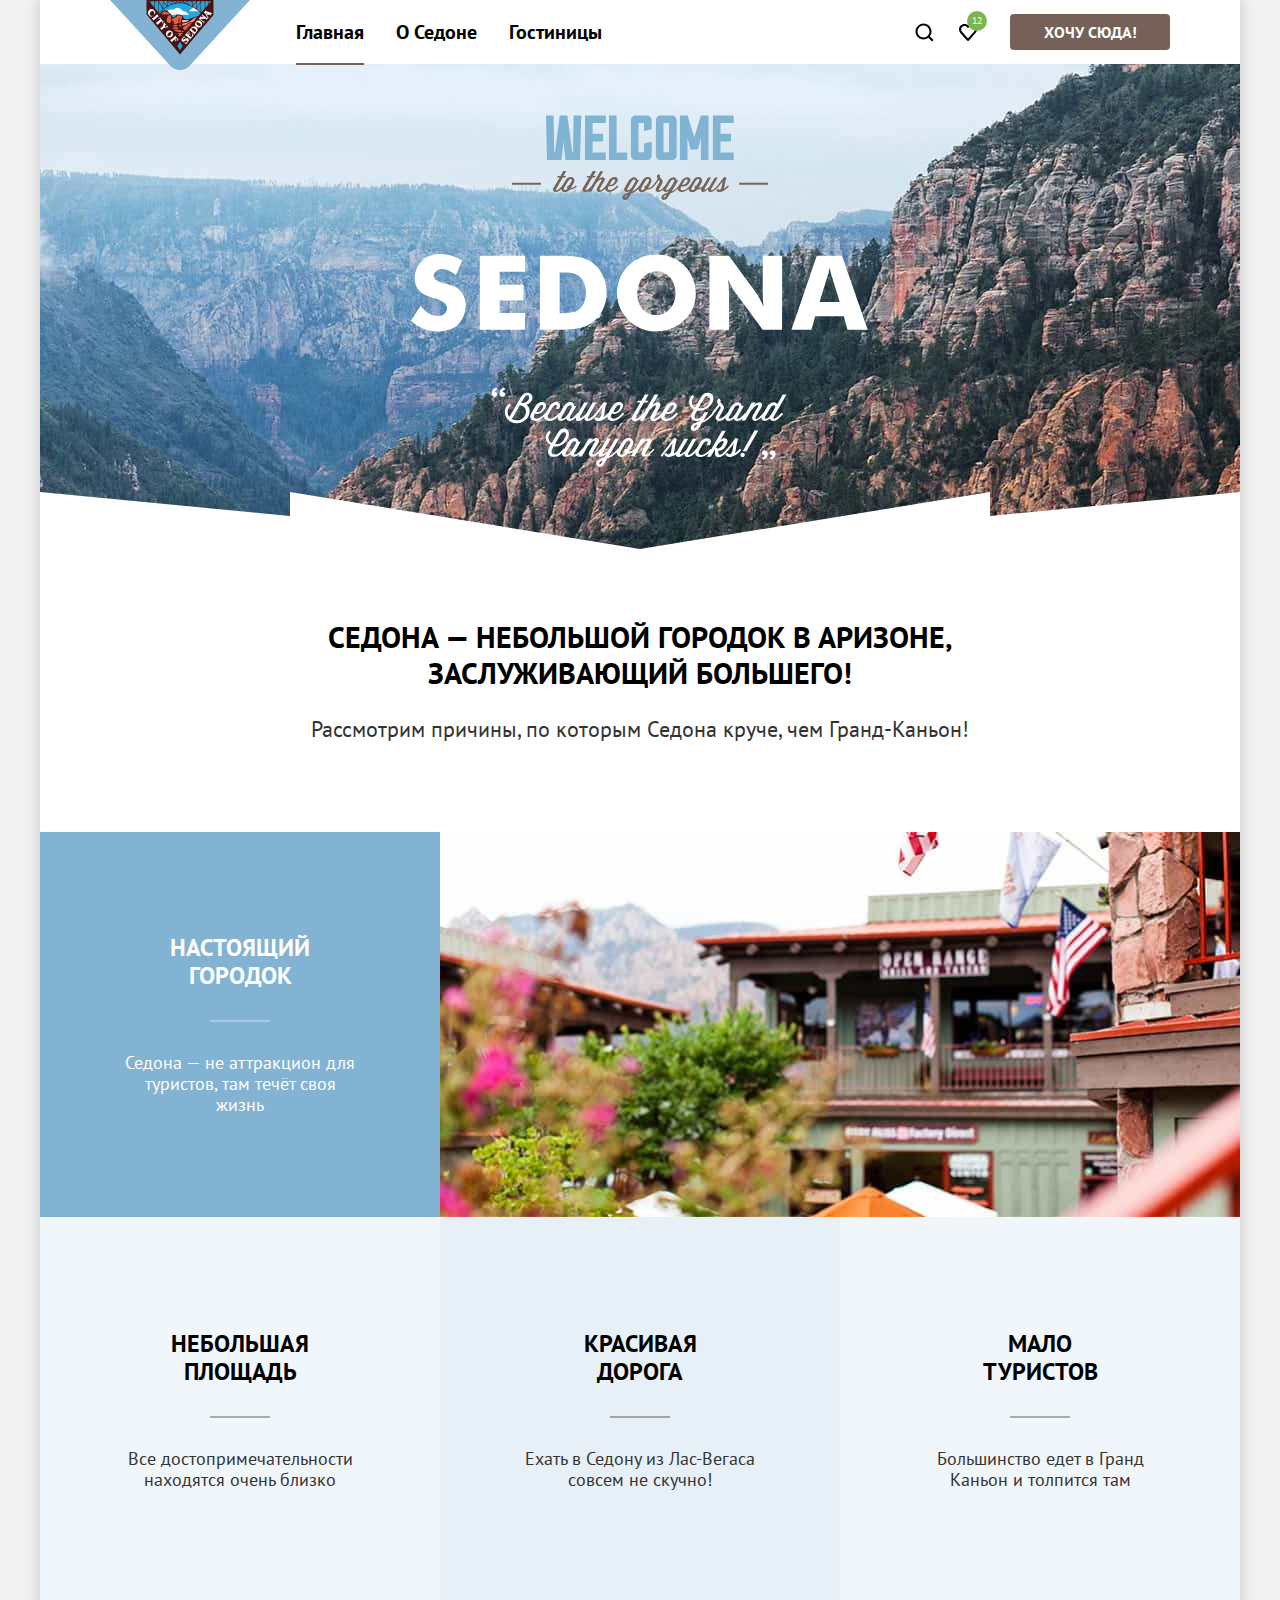
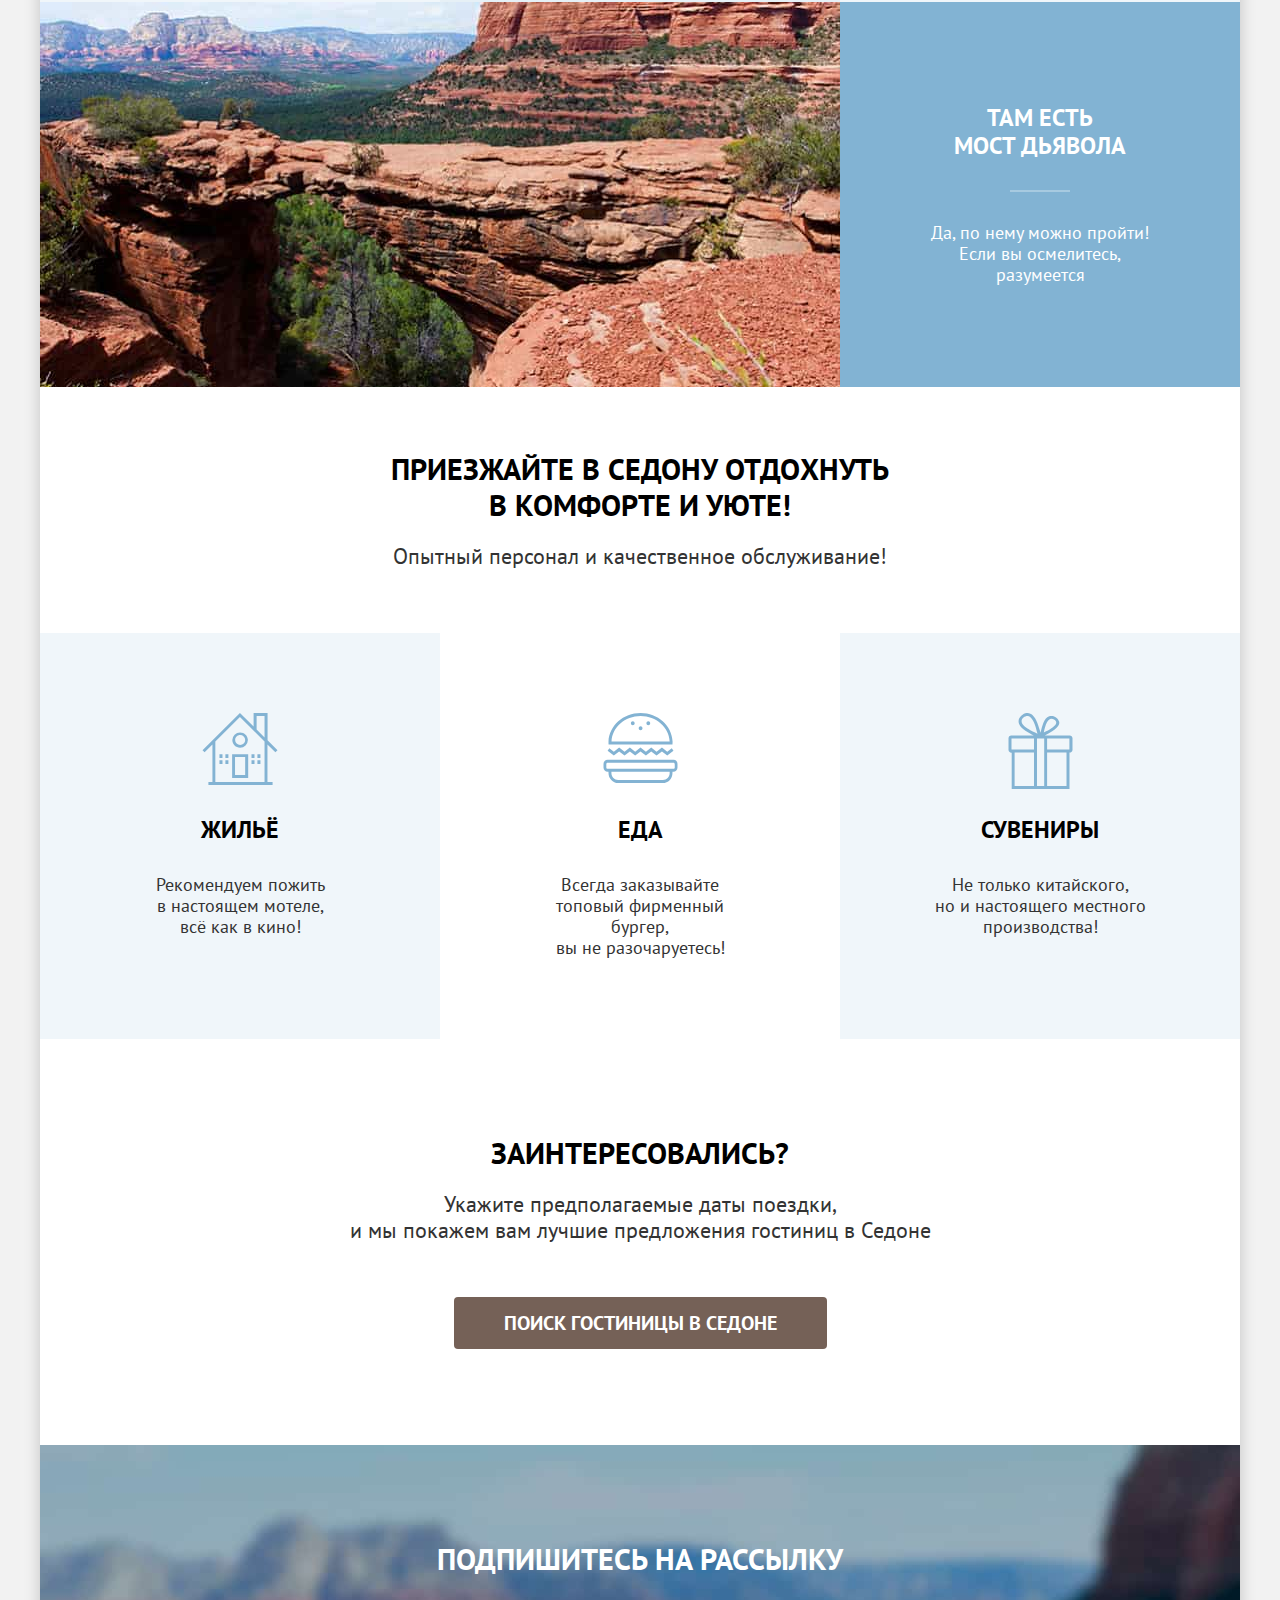
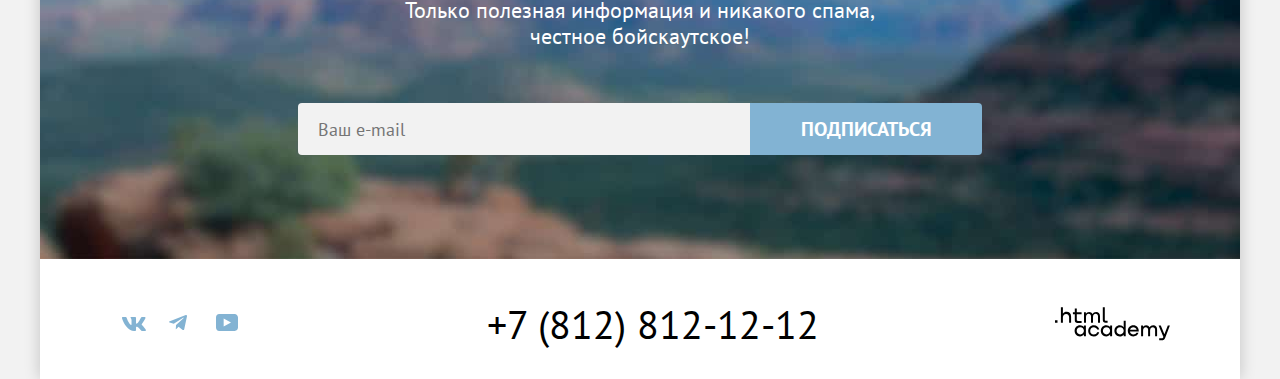
<file: 7/index.html>
<!DOCTYPE html>
<html lang="ru">

  <head>
    <meta charset="UTF-8">
    <meta name="viewport" content="width=device-width, initial-scale=1.0">
    <title>HTML Academy: Седона</title>
    <link href="favicon.ico" rel="icon">
    <link type="image/png" href="img/favicon-32x32.png" rel="icon" sizes="32x32">
    <link rel="stylesheet" href="styles/styles.css">
    <base href="https://htmlacademy-htmlcss.github.io/2451963-sedona-1/7/">
</head>

  <body>
    <div class="wrapper">
      <!-- Шапка -->
      <header class="page-header">
        <!-- Навигация страниц -->
        <nav class="navigation" aria-label="Навигация по сайту.">
          <a class="navigation-logo" href="#" aria-current="page">
            <span class="visually-hidden">Логотип города Седона.</span>
            <svg aria-hidden="true" focusable="false" xmlns="http://www.w3.org/2000/svg" width="140" height="70" viewBox="0 0 140 70">
              <g clip-path="url(#a)">
                <path d="M140 0H0l60.362 65.7c5.276 5.8 14 5.8 19.276 0L140 0Z"></path>
                <path fill="#23A9E1" d="m37.232.5 32.565 37.9L102.261.7 37.231.5Z"></path>
                <path fill="#fff" d="M61.986 14.7h17.55c-1.318-.8-4.463-4.6-6.086-3.2-.102.1-4.971-5.7-8.116-2.9-2.74 2.5-4.058-.3-7.102 1.6-3.652 2.4 2.03 3.7 3.754 4.5Zm27.087-3.5-9.942.1c3.956-4.5 5.68-4 9.942-.1Z"></path>
                <path fill="#491213" d="M99.015 3.6V1.2h2.13l-2.13 2.4ZM49.102 13c.101.1 2.434-2.4 6.188-4.9 3.45-2.3 8.725-4.9 14.609-4.9s11.26 2.7 14.71 5c3.754 2.4 6.087 4.8 6.188 4.9l-2.536 3c-4.565.6-7.811 3.9-12.275 3.2-2.232-.4-2.334-1.6-2.942-2.9-.507-1-1.32-.8-2.334-1.2-.913-.4-1.521-1.1-3.449-.7-1.623.4-1.826 2.9-3.956 2.8-1.116-.1-1.218-1.6-2.841-3.6-4.16-4.9-7.953-4.29-10.59.21l-.772-.91ZM40.58 1.2v1.9l-1.623-1.9h1.623Zm54.681 0h3.246v3L95.261 8V1.2Zm-4.16 11.4V1.2h3.551v7.4l-3.55 4Zm-.507-10.4v9.9a26.332 26.332 0 0 0-3.652-3l3.652-6.9Zm-4.159-.3v6.8c-.507-.3-.913-.7-1.522-1-.71-.4-1.42-.9-2.232-1.3l3.754-4.5Zm-4.464-.2V6c-1.014-.5-2.13-1-3.145-1.5l3.145-2.8Zm.609-.5h3.754L82.58 5.8V1.2Zm4.362 0h3.652l-3.652 7.1V1.2Zm-8.927 0h3.956l-3.55 3.1c-.102 0-.203-.1-.305-.1l-.101-3Zm-.508.4V4a16.24 16.24 0 0 0-3.144-.9l3.144-1.5Zm-4.26 0v1.3c-.71-.1-1.42-.2-2.232-.3l2.232-1Zm-6.899 0 2.232 1c-.812 0-1.522.1-2.232.3V1.6Zm-4.16 0 3.146 1.5c-1.116.2-2.13.5-3.145.9V1.6Zm3.653 1.2-3.348-1.6h3.348v1.6Zm3.55-.4-2.84-1.3h2.84v1.3Zm.71-1.2h2.943l-2.942 1.3V1.2Zm3.754 0h3.247l-3.247 1.6V1.2Zm-12.58 3.1-3.55-3.1h3.956v3l-.405.1Zm-3.652-2.6 3.145 2.7c-1.116.4-2.13.9-3.145 1.5V1.7Zm-4.362.2 3.652 4.5c-1.319.7-2.536 1.5-3.652 2.4V1.9Zm-4.26.3 3.651 7c-1.318 1-2.536 2-3.652 3.2V2.2Zm3.753 6-3.652-7.1h3.652v7.1Zm4.362-2.5-3.753-4.6h3.753v4.6ZM44.334 7.5l-3.247-3.8V1.2h3.247v6.3Zm.608-6.3h3.551v11.2l-3.55-4.2v-7ZM36.522 0v14.6L70 54.5 103.48 15V0H36.522Z"></path>
                <path fill="#23A9E1" d="M67.362 46 70 41.8l2.638 4.2L70 50.2 67.362 46Z"></path>
                <path fill="#DC6243" d="M75.275 30.6c-3.449-2-2.637-3.5.203-4.9 1.522-.7 4.87-3.4 6.189-2.5l-6.392 7.4Zm-2.333 2.5c-2.029-.1-4.362-.4-6.391.1 1.217.3 4.26 1.2 1.42 1.9 1.015 1.4 2.638 1.3 3.652.1-.405-.2-.71-.5-1.014-.7 1.116-.3 2.13-.9 2.333-1.4Zm1.218-1.6c-.913-.8-1.928-.8-2.74 0-1.217-2.1-5.478-1.4-7.507-1.7 1.116 2.6 9.74 3.1 10.247 1.7Zm-6.899-2.2c-1.623-.5-6.898-.4-3.45-1.8 1.117-.4 6.798.1 3.45 1.8Zm2.029-3c-.507-1.1.406-2.4 1.725-1.4 1.217.8-.609 2-1.725 1.4Zm-2.942.1c-2.333.7-5.377-.8-1.623-1.5 2.333-.5 4.768.5 1.623 1.5.101 0-.101 0 0 0Zm-2.638-6.2c-.507 1.6-1.521 1.9-1.42 0 .102-2.3 1.623-1.7 3.246-2.6 1.32-.7 2.03-3.4 4.363-1.8 1.014.7 2.232.1 2.536 1.2 0-.1-2.942 6.7-1.319 6.7-3.246 0-1.826-3.8-.609-6.4-1.217.6-3.145 4.3-1.521 5-.812 1.1-3.45 2.6-4.768 1.5-1.116-1-.508-2.3-.508-3.6ZM59.652 23c-5.68 0-1.826-8.6.102-8.1 2.232.7 1.927 8.2-.102 8.1Zm-6.29-8.2c-2.637-.1-1.521-2.6.305-3.1 1.724-.5 5.275 1.1 6.493 2.2-1.826.6-4.16.5-6.189.6-.203-2-.71-1.3-.608.3Z"></path>
                <path fill="#F49774" d="M72.84 25.8c-2.941-3 4.363-2.7 5.58-3.8.812.3 7.102-5.4 8.624-5-1.116 1.3-3.45 5.3-5.073 5.3-1.319 0-2.638-.2-3.652.7-1.522 1.4-3.957 2.1-5.478 2.8Z"></path>
                <path fill="#F4B1A4" d="M73.753 22.2c-1.623.9-3.144-2.5-.304-2.2 1.826.2 3.754-.2 5.478.1-1.319 1.5-3.145 2.3-5.174 2.1Z"></path>
                <path fill="#fff" d="M51.84 20.9c.305.4.61.8.508 1.4 0 .4-.609 1-.203 1.2l1.522-1.8c-.406-.1-3.551-3.8-3.551-4.2l-2.13 1.1c.101.4.811 0 1.217 0 .507 0 .913.4 1.319.7-1.116.9-3.855 3.3-4.16 3.3-.101 0-.71-.4-.71 0 0 .2.609.7.71.8l1.42 1.7c.407-.2-.1-.5.102-.8.102-.2 3.246-2.7 3.957-3.4Zm-3.449-4.5c.305-.1.406.3.609 0l-1.623-1.9c-.203-.3-.507-.6-.507 0 .101.4-4.058 3.7-4.261 3.8-.305.1-.508-.3-.71.1.507.6.913 1.1 1.42 1.7.203.2.304.4.507.6.203.2.102-.4.102-.4-.102-.3.304-.6.608-.8 1.015-1 3.551-3.1 3.855-3.1Zm-5.782-.6c-1.116.3-2.435-.1-2.74-1.3-.405-1.2.406-2.4 1.32-3.1.913-.7 2.333-.6 2.84.5.203.5.101 1.1-.101 1.6-.102.3-.406.6 0 .8.608-.7 1.116-1.4 1.724-2.1-.71-.4-1.014-1.1-1.522-1.7-.608-.7-1.318-1.4-2.333-1.5-1.927-.3-3.652 1.7-3.855 3.4-.101.9.203 1.8.812 2.6.507.6 1.217 1.1 1.623 1.8.203.1 1.826-.7 2.13-.8.203 0 .102-.1.102-.2 0 0-.508.2 0 0Zm25.87 23.6c-.71-.5-2.638-3-3.044-3.5l-.203-.3-.203.1c-.101.1.102.4 0 .6-.507.8-3.754 3.2-3.956 3.4-.406.2-.812-.1-1.015.2.507.6 1.826 2.3 2.029 2.3.304 0 .101-.5.101-.6.102-.2 1.725-1.6 2.334-2.1.203-.2.406.3.608.5.203.3.305.7.203 1-.101.2-.507.6-.203.8.406-.5 1.522-1.8 1.725-2 .203-.2-.406 0-.304-.1-.203.1-.508.2-.71 0-.102 0-.71-.7-.61-.8.305-.2.61-.6 1.015-.7.61-.1 1.015 1 1.116 1.4.102.4.102.8-.101 1.1-.102.3-.304.5 0 .6l1.42-1.9c0 .1-.101.1-.203 0 .102.1-.101 0 0 0Zm-9.334-8.9c-.71 0-1.42.3-2.029.8-1.42 1.2-1.623 3.3-.507 4.8 1.319 1.7 3.449 1.9 5.174.7 1.42-1.2 1.623-3.3.507-4.8-.812-1-2.03-1.5-3.145-1.5Zm1.217 1.4c.913-.1 1.522.8 1.116 1.8-.406 1-1.42 2-2.434 2.4-1.218.5-2.03-.5-1.522-1.7.406-1 1.42-2 2.435-2.4.101 0 .203-.1.405-.1Zm-2.84-4.6c.304 0 .608.4.811 0l-1.42-1.7c-.406.2 0 .4-.101.6-.203.3-1.725.5-2.13.6.1-.4.608-1.7.81-1.8.407-.3.61.3.812-.1l-1.826-2.1c-.203-.2-.406-.7-.608-.4 0 0 0 1-.102 1.1-.101.2-.608 2.4-1.217 2.9-.305.3-1.522 1.3-1.826 1.4-.305.1-.508-.4-.812 0l1.623 1.9c.102.1.406.6.508.6.304.1 0-.6.101-.7.101-.3 1.623-1.8 2.333-1.9.913-.2 2.03-.5 3.044-.4.203 0-.203 0 0 0Zm24.55 6.7c.102.4.203.9.102 1.3-.102.6-.609 1.9-1.42 1.5-.812-.4-1.42-1.1-2.13-1.7.507-.6 1.014-1.1 1.927-.8.203.1.406 0 .203-.2-.305-.2-2.03-1.3-2.13-1.2-.204.2.304.6.1 1-.1.3-.405.5-.608.8-.507-.4-1.217-.8-.71-1.5.406-.4.811-.8 1.42-.9.406-.1 1.218.3 1.319-.1-.71-.3-1.42-.7-2.13-1 .101.5-2.232 2.9-2.74 3.5-.101.1-.405.4-.405.5 0 .3.405.1.405.1.305-.1 4.464 3.3 4.566 3.6.101.2-.102.4 0 .5 0 0 .101.1.203.1.304-.3 2.942-3.9 3.55-4l-1.521-2.4c-.406.2-.102.7 0 .9Zm-4.058 4.4c-1.318-.9-3.652.8-4.057 1-.71.3-1.218-.4-.812-1 .304-.5.913-.8 1.522-.8.203 0 .913.1.913 0 .101-.1.101-.1 0-.2-.609-.4-1.116-.8-1.725-1.1-.101.7-.913 1.1-1.319 1.6-.507.6-1.014 1.3-1.014 2s.406 1.4 1.116 1.7c.71.4 1.521.1 2.232-.3.405-.3.811-.6 1.217-.8.609-.3 1.522 0 1.319.8-.203.7-.913 1.3-1.623 1.5-.406.1-.812.1-1.218-.1-.304-.1-.608-.5-.811-.1l2.333 1.6c.102-.5.304-.7.71-1 .507-.4.913-.9 1.319-1.4.812-.9 1.116-2.5-.102-3.4ZM95.87 10.3c0 .1 0 .1 0 0l-.913 1-.812 1c-.203.2-.304.3 0 .5.507-.3 3.55 4.8 3.348 5.5-.507.2-4.565-3.3-4.667-3.5 0-.1.203-.7-.101-.6-.102 0-.508.6-.609.7l-.609.7c.203.3.305 0 .609 0 .203.1 1.217.9 1.522 1.1-.508 0-1.725.1-1.928.1-.608.1-.304-.4-.71-.6L89.478 18l-.913 1v.1c.203.2.102.1.406 0 .304-.1 4.362 3.2 4.464 3.4.203.3-.102.6.304.8l1.218-1.4c.101-.1.101-.1 0-.1-.305-.2-.305.1-.71.1-.305-.1-2.943-2.2-3.856-3l5.377-.2c.203 0 .71.6.71.8-.101.2-.304.4 0 .5.305-.4.609-.7.913-1.1l.102-.2c.101 0 .101-.1.101-.2l.102-.1c.304-.3 1.217-1.3 1.116-1.4-.305-.3-.406.3-.812 0-.203-.2-.812-1.2-.913-1.4-.203-.3.406-.6.609-.7.507-.3 2.13-.8 2.333.2 0 .2-.203.4-.101.5 0 0 .101.2.202.1l2.131-2.6-.203-.2c-.507.5-5.58-1.5-5.884-1.8-.102-.2-.102-.8-.304-.8Zm-.203 2.6c.811.3 1.521.6 2.333 1l-.609.3c-.203.1-.405.3-.608.5l-1.116-1.8Zm-6.696 7.7c-1.116-.1-2.232.4-3.043 1.3-1.218 1.5-1.116 3.7.405 4.9 1.522 1.2 3.754.9 4.971-.5 1.218-1.5 1.116-3.7-.405-4.9-.508-.4-1.218-.7-1.928-.8Zm-1.42 1.6c.608 0 1.319.4 1.724.7.812.5 2.232 1.7 1.522 2.7 0-.1.102-.1-.101.1-.812.8-2.232.1-2.942-.5-.71-.5-2.03-1.7-1.218-2.7.305-.2.609-.3 1.015-.3Zm-3.145 4.3c-1.218-.1-2.435.5-3.348 1.6-.609.8-1.319 1.5-1.928 2.3.203.3.508-.1.812.1.304.2 4.16 3.3 4.16 3.5.1.3-.203.4.1.6.102.1 2.943-3.4 3.247-4a2.94 2.94 0 0 0-.811-3.2c.101.1.203.1 0 0-.812-.6-1.522-.9-2.232-.9Zm-1.116 1.6h.304c1.42.4 3.45 2.1 2.13 3.6l-.405.4c-.203.2-4.261-3-4.058-3.2.406-.5 1.319-.9 2.029-.8Z"></path>
              </g>
              <defs>
                <path fill="#fff" d="M0 0h140v70H0z"></path>
              </defs>
            </svg>
          </a>
          <ul class="navigation-list">
            <li class="navigation-item">
              <a class="navigation-link navigation-link-current" href="index.html" aria-current="page">Главная</a>
            </li>
            <li class="navigation-item">
              <a class="navigation-link" href="#">О Седоне</a>
            </li>
            <li class="navigation-item">
              <a class="navigation-link" href="catalog.html">Гостиницы</a>
            </li>
          </ul>
          <!-- Навигация Пользователя -->
          <ul class="navigation-user">
            <li class="navigation-user-item">
              <a class="navigation-user-link navigation-user-link-search" href="#">
                <svg aria-hidden="true" focusable="false" width="20" height="20" viewBox="0 0 20 20" xmlns="http://www.w3.org/2000/svg">
                  <path d="M19.5 18.0083L15.8 14.3287C16.8 13.0359 17.5 11.3453 17.5 9.4558C17.5 5.08011 13.9 1.5 9.5 1.5C5.1 1.5 1.5 5.17956 1.5 9.55525C1.5 13.9309 5.1 17.511 9.5 17.511C11.3 17.511 13 16.9144 14.4 15.8204L18.1 19.5L19.5 18.0083ZM9.5 15.5221C6.2 15.5221 3.5 12.837 3.5 9.55525C3.5 6.27348 6.2 3.5884 9.5 3.5884C12.8 3.5884 15.5 6.27348 15.5 9.55525C15.5 12.837 12.8 15.5221 9.5 15.5221Z"></path>
                </svg>
                <span class="visually-hidden">Поиск</span>
              </a>
            </li>
            <li class="navigation-user-item">
              <a class="navigation-user-link navigation-user-link-favorite" aria-label="Избранное." href="#">
                <span class="navigation-user-quantity">12</span>
                <svg aria-hidden="true" focusable="false" width="20" height="20" viewBox="0 0 20 20" xmlns="http://www.w3.org/2000/svg">
                  <path d="M9.9 19C9.6 19 9.3 18.9 9.1 18.6C3.7 12.5 2.4 11.1 2.1 10.7C1.4 9.8 1 8.6 1 7.4C1 4.4 3.4 2 6.5 2C7.8 2 9 2.5 10 3.3C11 2.5 12.3 2 13.5 2C16.5 2 19 4.4 19 7.4C19 8.7 18.5 9.9 17.7 10.8L10.7 18.7C10.5 18.9 10.3 19 9.9 19ZM3.9 9.5C4.2 9.9 7.4 13.5 10 16.4L16.2 9.4C16.7 8.9 16.9 8.2 16.9 7.4C16.9 5.6 15.4 4.1 13.6 4.1C12.6 4.1 11.6 4.6 10.9 5.4C10.6 5.7 10.3 5.8 10 5.8C9.7 5.8 9.4 5.6 9.2 5.4C8.5 4.6 7.5 4.1 6.5 4.1C4.7 4.1 3.2 5.6 3.2 7.4C3.1 8.3 3.5 9 3.9 9.5C3.8 9.5 3.8 9.5 3.9 9.5Z"></path>
                </svg>
              </a>
            </li>
          </ul>
          <!-- Кнопка "Хочу сюда" -->
          <a class="navigation-button button" href="#">Хочу сюда!</a>
        </nav>
      </header>
      <!-- Индивидуальный контент этой страницы -->
      <main class="main-container main-index">
        <!-- Блок приветствия -->
        <section class="hero">
          <h1 class="visually-hidden">Sedona</h1>
          <img class="hero-bg background" width="1200" height="485" src="images/jpg/hero-image.jpg" alt="Пейзаж каньонов.">
          <img class="hero-img" src="images/svg/hero-text.svg" width="458" height="352" alt="Welcome to the gorgeous Sedona, because the Grand Canyon sucks!">
          <svg class="stairs-hero" width="1200" height="57" viewBox="0 0 1200 57" fill="none" xmlns="http://www.w3.org/2000/svg"><path d="M0 57V0l250 24V0l350 57L950 0v24l250-24v57H0Z" fill="#fff"/></svg>
        </section>
        <!-- Блок преимущества-->
        <section class="advantages">
          <!-- Заголовок преимуществ -->
          <div class="advantages-container">
            <h2 class="advantages-title page-title">Седона — небольшой городок в Аризоне,<br>заслуживающий большего!</h2>
            <p class="advantages-subtitle page-subtitle">Рассмотрим причины, по которым Седона круче, чем Гранд-Каньон!</p>
          </div>
          <!-- Таблица преимуществ -->
          <ul class="advantages-table">
            <li class="advantages-item advantages-item-full">
              <div class="advantages-card card">
                <h3 class="card-title">Настоящий городок</h3>
                <p class="card-subtitle">Седона — не аттракцион для туристов, там течёт своя жизнь</p>
              </div>
              <div class="advantages-image">
                <img src="images/jpg/advantages-city-image.jpg" width="800" height="385" alt="Фото города Сидона.">
              </div>
            </li>
            <li class="advantages-item">
              <div class="advantages-card card">
                <h3 class="card-title">Небольшая площадь</h3>
                <p class="card-subtitle">Все достопримечательности находятся очень близко</p>
              </div>
            </li>
            <li class="advantages-item">
              <div class="advantages-card card">
                <h3 class="card-title">Красивая <br>дорога</h3>
                <p class="card-subtitle">Ехать в Седону из Лас-Вегаса совсем не скучно!</p>
              </div>
            </li>
            <li class="advantages-item">
              <div class="advantages-card card">
                <h3 class="card-title">Мало <br>туристов</h3>
                <p class="card-subtitle">Большинство едет в Гранд Каньон и толпится там</p>
              </div>
            </li>
            <li class="advantages-item advantages-item-full advantages-item-reverse">
              <div class="advantages-image">
                <img src="images/jpg/advantages-canyon-image.jpg" width="800" height="385" alt="Фото Гранд-каньона.">
              </div>
              <div class="advantages-card card">
                <h3 class="card-title">Там есть <br>мост дьявола</h3>
                <p class="card-subtitle">Да, по нему можно пройти! Если вы осмелитесь, разумеется</p>
              </div>
            </li>
          </ul>
        </section>
        <!-- Блок обслуживания-->
        <section class="service">
          <!-- Заголовок сервиса -->
          <div class="service-container">
            <h2 class="service-title page-title">Приезжайте в Седону отдохнуть<br> в комфорте и уюте!</h2>
            <p class="service-subtitle page-subtitle">Опытный персонал и качественное обслуживание!</p>
          </div>
          <!-- Список сервиса -->
          <ul class="service-list">
            <li class="service-item service-item-house">
              <div class="service-card card">
                <h3 class="card-title">Жильё</h3>
                <p class="card-subtitle">Рекомендуем пожить <br>в настоящем мотеле, <br>всё как в кино!</p>
              </div>
            </li>
            <li class="service-item service-item-food">
              <div class="service-card card">
                <h3 class="card-title">Еда</h3>
                <p class="card-subtitle">Всегда заказывайте <br>топовый фирменный бургер, <br>вы не разочаруетесь!</p>
              </div>
            </li>
            <li class="service-item service-item-gift">
              <div class="service-card card">
                <h3 class="card-title">Сувениры</h3>
                <p class="card-subtitle">Не только китайского, <br>но и настоящего местного <br>производства!</p>
              </div>
            </li>
          </ul>
        </section>
        <!-- Блок поиска гостиниц на кнопку-->
        <section class="search">
          <div class="search-container">
            <h2 class="search-title page-title">Заинтересовались?</h2>
            <p class="search-subtitle page-subtitle">Укажите предполагаемые даты поездки, <br>и мы покажем вам лучшие предложения гостиниц в Седоне</p>
          </div>
          <a class="search-button button" href="#">Поиск гостиницы в седоне</a>
        </section>
        <!-- Блок подписки -->
        <article class="subscribe subscribe-home">
          <!-- Заголовок подписки -->
          <div class="subscribe-container">
            <h2 class="subscribe-title page-title">Подпишитесь на рассылку</h2>
            <p class="subscribe-subtitle page-subtitle">Только полезная информация и никакого спама, <br>честное бойскаутское!</p>
          </div>
          <!-- Форма подписки -->
          <form class="subscribe-form" action="https://echo.htmlacademy.ru/" method="post">
            <label class="visually-hidden" for="subscribe-email">Введите свой Email</label>
            <input class="subscribe-input field" type="text"
            id="subscribe-email" name="subscribe-email" placeholder="Ваш e-mail">
            <button class="subscribe-button button button-light" type="submit" aria-label="Подписаться на рассылку.">Подписаться</button>
          </form>
        </article>
      </main>
      <!-- Подвал -->
      <footer class="page-footer">
          <!-- Социальные сети-->
          <ul class="page-footer-social social-list">
            <li class="social-item social-item-vk">
              <a class="social-link" href="https://vk.com/htmlacademy" aria-label="Перейти во.">
                <span class="visually-hidden">Ссылка на вконтакте</span>
                <svg class="social-icon" width="24" height="14" viewBox="0 0 24 14" xmlns="http://www.w3.org/2000/svg"><path fill-rule="evenodd" clip-rule="evenodd" d="M23.45.948c.166-.546 0-.948-.795-.948H20.03c-.668 0-.976.347-1.143.73 0 0-1.335 3.196-3.226 5.272-.612.602-.89.793-1.224.793-.167 0-.418-.191-.418-.738V.948c0-.656-.184-.948-.74-.948H9.151c-.417 0-.668.304-.668.593 0 .621.946.765 1.043 2.513v3.798c0 .833-.153.984-.487.984-.89 0-3.055-3.211-4.34-6.885C4.45.288 4.198 0 3.527 0H.9C.15 0 0 .347 0 .73c0 .682.89 4.07 4.145 8.551C6.315 12.341 9.37 14 12.153 14c1.669 0 1.875-.368 1.875-1.003v-2.313c0-.737.158-.884.687-.884.39 0 1.057.192 2.615 1.667C19.11 13.216 19.403 14 20.405 14h2.625c.75 0 1.126-.368.91-1.096-.238-.724-1.088-1.775-2.215-3.022-.612-.71-1.53-1.475-1.809-1.858-.389-.491-.278-.71 0-1.147 0 0 3.2-4.426 3.533-5.929h.001Z"/></svg>
              </a>
            </li>
            <li class="social-item social-item-tg">
              <a class="social-link" href="https://t.me/htmlacademy" aria-label="Перейти в.">
                <span class="visually-hidden">Ссылка на телеграм</span>
                <svg class="social-icon" width="18" height="16" viewBox="0 0 18 16" xmlns="http://www.w3.org/2000/svg"><path d="M16.785.1.84 6.247C-.248 6.685-.24 7.292.64 7.563L4.735 8.84l9.472-5.976c.448-.273.857-.126.52.172L7.053 9.962H7.05h.002l-.283 4.22c.414 0 .597-.19.829-.413l1.988-1.934 4.136 3.055c.762.42 1.31.204 1.5-.706L17.938 1.39c.278-1.114-.425-1.619-1.153-1.29Z"/></svg>
              </a>
            </li>
            <li class="social-item social-item-yt">
              <a class="social-link" href="https://www.youtube.com/user/htmlacademyru" aria-label="Перейти в.">
                <span class="visually-hidden">Ссылка на ютуб</span>
                <svg class="social-icon" width="22" height="17" viewBox="0 0 22 17" xmlns="http://www.w3.org/2000/svg"><path d="M18.607 0H3.174C1.314 0 0 1.594 0 3.4v10.094C0 15.406 1.313 17 3.174 17h15.652C20.468 17 22 15.406 22 13.6V3.4C21.781 1.594 20.468 0 18.607 0ZM7.662 12.537V4.463L14.995 8.5l-7.333 4.037Z"/></svg>
              </a>
            </li>
          </ul>
          <a class="page-footer-phone" href="tel:88128121212">+7 (812) 812-12-12 </a>
          <a class="page-footer-copyright" href="https://htmlacademy.ru" aria-label="Перейти на сайт HTML Academy.">
            <svg class="copyright-icon" width="115" height="34" viewBox="0 0 115 34" xmlns="http://www.w3.org/2000/svg"><g clip-path="url(#a)"><path d="M0 13.256v2.6h2.5v-2.6H0ZM11.6 4.856c-1.6 0-2.8.7-3.6 1.7h-.1v-6.2h-2v15.5h2v-5.3c0-2.1 1.3-3.6 3.3-3.6 1.8 0 2.9 1.4 2.9 3.2v5.7h2v-6.1c.1-3-1.8-4.9-4.5-4.9ZM26.6 5.156h-4.8v-3.7h-2v3.8h-1.9v2h1.9v6c0 1.7 1 2.7 2.7 2.7h4.1v-2h-3.7c-.7 0-1.1-.4-1.1-1.1v-5.7h4.8v-2ZM41.1 4.956c-1.6 0-2.9.8-3.5 2.1h-.1c-.6-1.2-1.8-2.1-3.4-2.1-1.4 0-2.5.8-3.1 1.8h-.1v-1.6H29v10.6h2v-5.4c0-2 1-3.5 2.6-3.5 1.5 0 2.4 1 2.4 2.6v6.3h2v-5.6c0-2.4 1.4-3.3 2.6-3.3 1.5 0 2.4 1 2.4 2.6v6.3h2v-6.5c.1-2.5-1.4-4.3-3.9-4.3ZM47.8 13.056c0 1.7 1 2.7 2.8 2.7h2v-2h-1.7c-.7 0-1.1-.4-1.1-1.1V.356h-2v12.7ZM28.9 20.056c-.9-1.1-2.2-1.8-3.9-1.8-3.1 0-5.4 2.3-5.4 5.6s2.3 5.6 5.4 5.6c1.8 0 3-.8 3.8-1.9h.1v1.6h2v-10.6h-2v1.5Zm-3.6 7.4c-2.2 0-3.6-1.6-3.6-3.6s1.4-3.6 3.6-3.6 3.6 1.6 3.6 3.6c0 1.9-1.4 3.6-3.6 3.6ZM44.2 22.356c-.5-2.4-2.6-4.1-5.4-4.1-3.4 0-5.6 2.5-5.6 5.6 0 3.1 2.2 5.6 5.6 5.6 2.8 0 4.9-1.8 5.4-4.2h-2.1c-.4 1.3-1.7 2.3-3.3 2.3-2.2 0-3.6-1.6-3.6-3.6s1.4-3.6 3.6-3.6c1.6 0 2.8 1 3.3 2.2h2.1v-.2ZM55.1 20.056c-.9-1.1-2.2-1.8-3.9-1.8-3.1 0-5.4 2.3-5.4 5.6s2.3 5.6 5.4 5.6c1.8 0 3-.8 3.8-1.9h.1v1.6h2v-10.6h-2v1.5Zm-3.6 7.4c-2.2 0-3.6-1.6-3.6-3.6s1.4-3.6 3.6-3.6 3.6 1.6 3.6 3.6c0 1.9-1.5 3.6-3.6 3.6ZM68.7 20.156c-.9-1.1-2.2-1.9-3.9-1.9-3.1 0-5.4 2.3-5.4 5.6s2.2 5.6 5.4 5.6c1.7 0 3-.8 3.8-1.8h.1v1.5h2v-15.4h-2v6.4Zm-3.6 7.3c-2.2 0-3.6-1.6-3.6-3.6s1.4-3.6 3.6-3.6 3.6 1.6 3.6 3.6c-.1 2-1.5 3.6-3.6 3.6ZM78.3 18.256c-3.3 0-5.5 2.5-5.5 5.6 0 3 2.1 5.6 5.5 5.6 2.5 0 4.5-1.3 5.2-3.6h-2.1c-.5 1-1.6 1.6-3 1.6-1.9 0-3.3-1.3-3.4-2.9h8.8c.2-3.6-2-6.3-5.5-6.3Zm0 1.9c1.7 0 3 1 3.3 2.6h-6.5c.3-1.5 1.5-2.6 3.2-2.6ZM98.2 18.256c-1.6 0-2.9.8-3.6 2h-.1c-.6-1.2-1.8-2-3.4-2-1.4 0-2.5.7-3.1 1.8v-1.5h-1.9v10.6h2v-5.4c0-2 1-3.4 2.6-3.5 1.5 0 2.4 1 2.4 2.6v6.3h2v-5.6c0-2.4 1.4-3.3 2.6-3.3 1.5 0 2.4 1 2.4 2.6v6.3h2v-6.5c.1-2.6-1.4-4.4-3.9-4.4ZM109.4 27.356l-3.6-8.9h-2.2l4.8 11.6c-.3.9-.7 1.2-1.7 1.2h-2.5v2h2.5c1.8 0 2.8-.8 3.5-2.6l4.7-12.2h-2.1l-3.4 8.9Z"/></g><defs><path transform="translate(0 .356)" d="M0 0h115v33H0z"/></defs>
            </svg>
          </a>
      </footer>
      <!-- Модaльное окно -->
      <div class="modal-container modal-container-close">
        <div class="modal modal-quest">
          <button class="modal-close-button" type="button">
            <span class="visually-hidden">Закрыть</span>
          </button>
          <section class="modal-content">
            <h2 class="modal-title">Поиск гостиницы в седоне</h2>
            <form class="quest-form" action="https://echo.htmlacademy.ru/" method="post">
              <p class="field-group date">
                <label class="modal-label" for="arrival-date">Дата Заезда:</label>
                <span class="group-input-wrapper">
                  <span class="date-wrapper">
                    <input class="modal-date-input field" type="text" name="arrival-date" id="arrival-date" placeholder="Укажите дату" value="27 апреля 2020">
                    <button class="quest-form-calendar" type="button">
                      <span class="visually-hidden">Выбрать дату.</span>
                      <svg aria-hidden="true" focusable="false" width="20" height="20" viewBox="0 0 20 20" xmlns="http://www.w3.org/2000/svg">
                        <g opacity="0.3">
                          <path d="M7.75 12C8.05 12 8.25 11.8 8.25 11.5C8.25 11.2 8.05 11 7.75 11C7.45 11 7.25 11.2 7.25 11.5C7.25 11.8 7.45 12 7.75 12Z"></path>
                          <path d="M17 4H15V2H14V4H6V2H5V4H3C2.4 4 2 4.4 2 5V16C2 16.5 2.4 17 3 17H17C17.5 17 18 16.5 18 16V5C18 4.4 17.5 4 17 4ZM17 16H3V9H17V16ZM3 8V5H5V7H6V5H14V7H15V5H17V8H3Z"></path>
                          <path d="M10 12C10.3 12 10.5 11.8 10.5 11.5C10.5 11.2 10.3 11 10 11C9.7 11 9.5 11.2 9.5 11.5C9.5 11.8 9.7 12 10 12Z"></path>
                          <path d="M12.25 12C12.55 12 12.75 11.8 12.75 11.5C12.75 11.2 12.55 11 12.25 11C11.95 11 11.75 11.2 11.75 11.5C11.75 11.8 11.95 12 12.25 12Z"></path>
                          <path d="M7.75 13C7.45 13 7.25 13.2 7.25 13.5C7.25 13.8 7.45 14 7.75 14C8.05 14 8.25 13.8 8.25 13.5C8.25 13.2 8.05 13 7.75 13Z"></path>
                          <path d="M5.5 12C5.8 12 6 11.8 6 11.5C6 11.2 5.8 11 5.5 11C5.2 11 5 11.2 5 11.5C5 11.8 5.2 12 5.5 12Z"></path>
                          <path d="M5.5 13C5.2 13 5 13.2 5 13.5C5 13.8 5.2 14 5.5 14C5.8 14 6 13.8 6 13.5C6 13.2 5.8 13 5.5 13Z"></path>
                          <path d="M10 13C9.7 13 9.5 13.2 9.5 13.5C9.5 13.8 9.7 14 10 14C10.3 14 10.5 13.8 10.5 13.5C10.5 13.2 10.3 13 10 13Z"></path>
                          <path d="M12.25 13C11.95 13 11.75 13.2 11.75 13.5C11.75 13.8 11.95 14 12.25 14C12.55 14 12.75 13.8 12.75 13.5C12.75 13.2 12.55 13 12.25 13Z"></path>
                          <path d="M14.5 12C14.8 12 15 11.8 15 11.5C15 11.2 14.8 11 14.5 11C14.2 11 14 11.2 14 11.5C14 11.8 14.2 12 14.5 12Z"></path>
                          <path d="M14.5 13C14.2 13 14 13.2 14 13.5C14 13.8 14.2 14 14.5 14C14.8 14 15 13.8 15 13.5C15 13.2 14.8 13 14.5 13Z"></path>
                        </g>
                      </svg>
                    </button>
                  </span>
                  <span class="input-caption error">Мы не можем отправить вас в прошлое.</span>
                </span>
              </p>
              <p class="field-group date">
                <label class="modal-label" for="departure-date">Дата Выезда:</label>
                <span class="group-input-wrapper">
                  <span class="date-wrapper">
                    <input class="modal-date-input field" type="text" name="departure-date" id="departure-date" placeholder="Укажите дату" value="1 сентября 2023">
                    <button class="quest-form-calendar" type="button">
                      <span class="visually-hidden">Выбрать дату.</span>
                      <svg aria-hidden="true" focusable="false" width="20" height="20" viewBox="0 0 20 20" xmlns="http://www.w3.org/2000/svg">
                        <g opacity="0.3">
                          <path d="M7.75 12C8.05 12 8.25 11.8 8.25 11.5C8.25 11.2 8.05 11 7.75 11C7.45 11 7.25 11.2 7.25 11.5C7.25 11.8 7.45 12 7.75 12Z"></path>
                          <path d="M17 4H15V2H14V4H6V2H5V4H3C2.4 4 2 4.4 2 5V16C2 16.5 2.4 17 3 17H17C17.5 17 18 16.5 18 16V5C18 4.4 17.5 4 17 4ZM17 16H3V9H17V16ZM3 8V5H5V7H6V5H14V7H15V5H17V8H3Z"></path>
                          <path d="M10 12C10.3 12 10.5 11.8 10.5 11.5C10.5 11.2 10.3 11 10 11C9.7 11 9.5 11.2 9.5 11.5C9.5 11.8 9.7 12 10 12Z"></path>
                          <path d="M12.25 12C12.55 12 12.75 11.8 12.75 11.5C12.75 11.2 12.55 11 12.25 11C11.95 11 11.75 11.2 11.75 11.5C11.75 11.8 11.95 12 12.25 12Z"></path>
                          <path d="M7.75 13C7.45 13 7.25 13.2 7.25 13.5C7.25 13.8 7.45 14 7.75 14C8.05 14 8.25 13.8 8.25 13.5C8.25 13.2 8.05 13 7.75 13Z"></path>
                          <path d="M5.5 12C5.8 12 6 11.8 6 11.5C6 11.2 5.8 11 5.5 11C5.2 11 5 11.2 5 11.5C5 11.8 5.2 12 5.5 12Z"></path>
                          <path d="M5.5 13C5.2 13 5 13.2 5 13.5C5 13.8 5.2 14 5.5 14C5.8 14 6 13.8 6 13.5C6 13.2 5.8 13 5.5 13Z"></path>
                          <path d="M10 13C9.7 13 9.5 13.2 9.5 13.5C9.5 13.8 9.7 14 10 14C10.3 14 10.5 13.8 10.5 13.5C10.5 13.2 10.3 13 10 13Z"></path>
                          <path d="M12.25 13C11.95 13 11.75 13.2 11.75 13.5C11.75 13.8 11.95 14 12.25 14C12.55 14 12.75 13.8 12.75 13.5C12.75 13.2 12.55 13 12.25 13Z"></path>
                          <path d="M14.5 12C14.8 12 15 11.8 15 11.5C15 11.2 14.8 11 14.5 11C14.2 11 14 11.2 14 11.5C14 11.8 14.2 12 14.5 12Z"></path>
                          <path d="M14.5 13C14.2 13 14 13.2 14 13.5C14 13.8 14.2 14 14.5 14C14.8 14 15 13.8 15 13.5C15 13.2 14.8 13 14.5 13Z"></path>
                        </g>
                      </svg>
                    </button>
                  </span>
                  <span class="input-caption">На эти даты есть свободные номера. Пока есть.</span>
                </span>
              </p>
              <p class="field-group">
                <label class="modal-label" for="number-adults">Взрослые:</label>
                <span class="number-wrapper">
                  <input class="modal-num-input field" type="number" name="number-adults" id="number-adults" value="2" placeholder="0">
                  <button class="button-minus number-button" aria-label="Уменьшить количество." type="button">
                    <span></span>
                  </button>
                  <button class="button-plus number-button" aria-label="Увеличить количество." type="button">
                    <span></span>
                  </button>
                </span>
              </p>
              <p class="field-group">
                <span class="form-label">
                  <label class="modal-label" for="number-children">Дети:</label>
                  <span class="tooltip">
                    <button class="tooltip-toggle" type="button">
                      <span class="visually-hidden">Информация для уточнения.</span>
                      <svg class="tooltip-icon" aria-hidden="true" focusable="false" xmlns="http://www.w3.org/2000/svg" width="26" height="26" viewBox="0 0 26 26">
                        <circle cx="13" cy="13" r="13"></circle>
                        <path fill="#fff" fill-rule="evenodd" d="M12 7h2v2h-2V7Zm2 12h-2v-9h2v9Z" clip-rule="evenodd"></path>
                      </svg>
                    </button>
                    <span class="tooltip-text">Укажите количество детей, которые будут с вами, возраст которых от 6 до 18 лет. Дети до 6 лет размещаются бесплатно.</span>
                  </span>
                </span>
                <span class="number-wrapper">
                  <input class="modal-num-input field" type="number" name="number-children" id="number-children" value="2" placeholder="0">
                  <button class="button-minus number-button" aria-label="Уменьшить количество." type="button">
                    <span></span>
                  </button>
                  <button class="button-plus number-button" aria-label="Увеличить количество." type="button">
                    <span></span>
                  </button>
                </span>
              </p>
              <button class="modal-quest-button button button-light" type="submit">Найти</button>
            </form>
          </section>
        </div>
      </div>
    </div>
  </body>

</html>
</file>
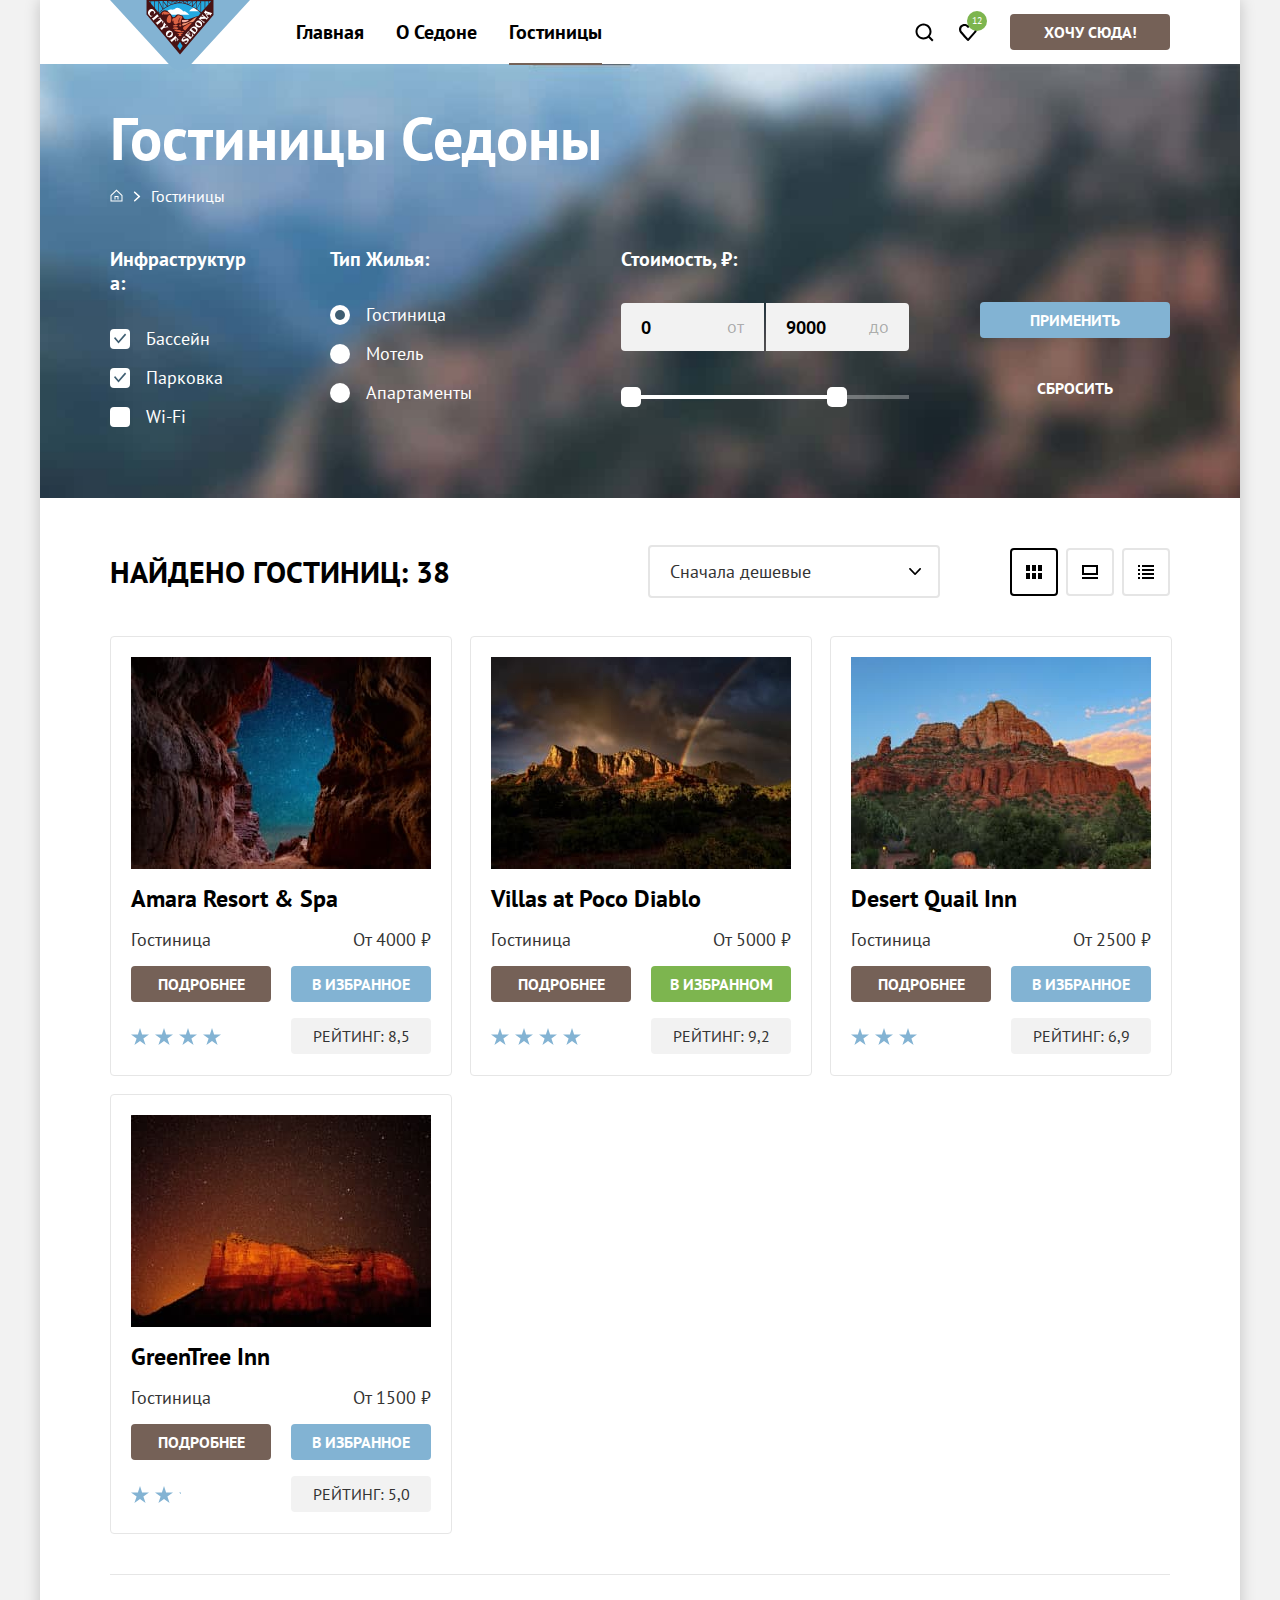
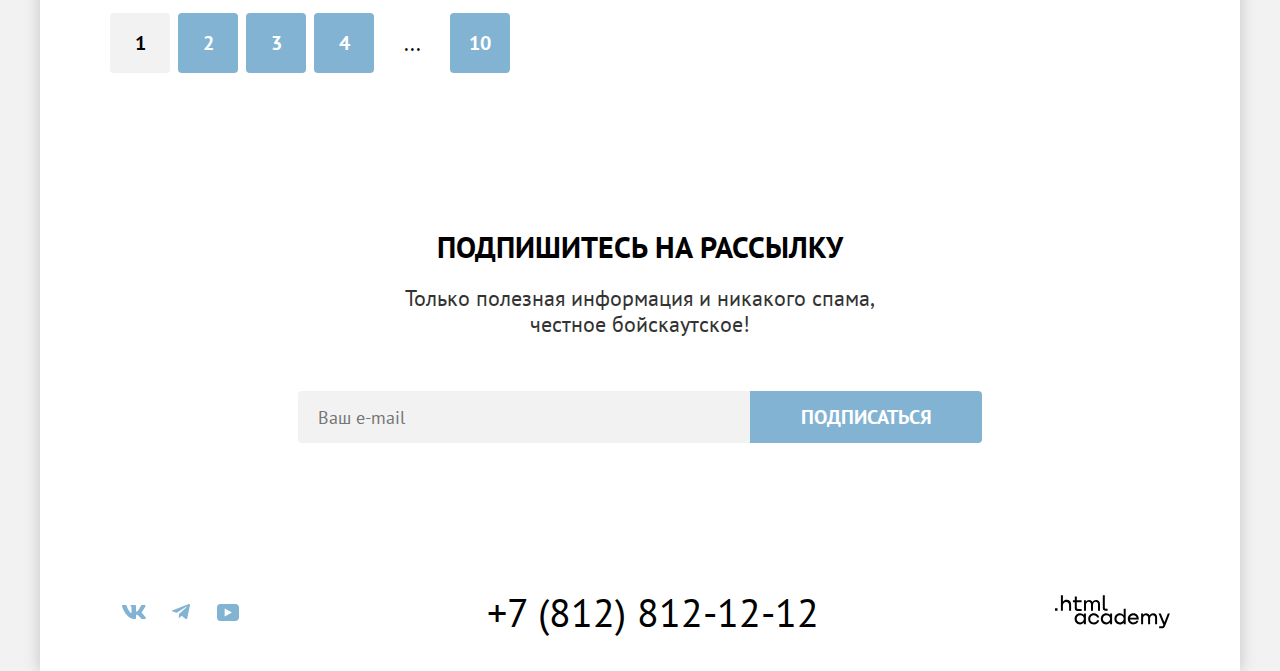
<file: catalog.html>
<!DOCTYPE html>
<html lang="ru">

  <head>
    <meta charset="UTF-8">
    <meta name="viewport" content="width=device-width, initial-scale=1.0">
    <title>Гостиницы Седоны</title>
    <link href="favicon.ico" rel="icon">
    <link type="image/png" href="images/png/favicon-32x32.png" rel="icon" sizes="32x32">
    <link rel="stylesheet" href="styles/styles.css">
  </head>

  <body>
    <div class="wrapper">
      <!-- Шапка -->
      <header class="page-header">
        <nav class="navigation" aria-label="Навигация по сайту.">
          <a class="navigation-logo" href="index.html">
            <span class="visually-hidden">Логотип города Седона.</span>
            <svg aria-hidden="true" focusable="false" xmlns="http://www.w3.org/2000/svg" width="140" height="70" viewBox="0 0 140 70">
              <g clip-path="url(#a)">
                <path d="M140 0H0l60.362 65.7c5.276 5.8 14 5.8 19.276 0L140 0Z"></path>
                <path fill="#23A9E1" d="m37.232.5 32.565 37.9L102.261.7 37.231.5Z"></path>
                <path fill="#fff" d="M61.986 14.7h17.55c-1.318-.8-4.463-4.6-6.086-3.2-.102.1-4.971-5.7-8.116-2.9-2.74 2.5-4.058-.3-7.102 1.6-3.652 2.4 2.03 3.7 3.754 4.5Zm27.087-3.5-9.942.1c3.956-4.5 5.68-4 9.942-.1Z"></path>
                <path fill="#491213" d="M99.015 3.6V1.2h2.13l-2.13 2.4ZM49.102 13c.101.1 2.434-2.4 6.188-4.9 3.45-2.3 8.725-4.9 14.609-4.9s11.26 2.7 14.71 5c3.754 2.4 6.087 4.8 6.188 4.9l-2.536 3c-4.565.6-7.811 3.9-12.275 3.2-2.232-.4-2.334-1.6-2.942-2.9-.507-1-1.32-.8-2.334-1.2-.913-.4-1.521-1.1-3.449-.7-1.623.4-1.826 2.9-3.956 2.8-1.116-.1-1.218-1.6-2.841-3.6-4.16-4.9-7.953-4.29-10.59.21l-.772-.91ZM40.58 1.2v1.9l-1.623-1.9h1.623Zm54.681 0h3.246v3L95.261 8V1.2Zm-4.16 11.4V1.2h3.551v7.4l-3.55 4Zm-.507-10.4v9.9a26.332 26.332 0 0 0-3.652-3l3.652-6.9Zm-4.159-.3v6.8c-.507-.3-.913-.7-1.522-1-.71-.4-1.42-.9-2.232-1.3l3.754-4.5Zm-4.464-.2V6c-1.014-.5-2.13-1-3.145-1.5l3.145-2.8Zm.609-.5h3.754L82.58 5.8V1.2Zm4.362 0h3.652l-3.652 7.1V1.2Zm-8.927 0h3.956l-3.55 3.1c-.102 0-.203-.1-.305-.1l-.101-3Zm-.508.4V4a16.24 16.24 0 0 0-3.144-.9l3.144-1.5Zm-4.26 0v1.3c-.71-.1-1.42-.2-2.232-.3l2.232-1Zm-6.899 0 2.232 1c-.812 0-1.522.1-2.232.3V1.6Zm-4.16 0 3.146 1.5c-1.116.2-2.13.5-3.145.9V1.6Zm3.653 1.2-3.348-1.6h3.348v1.6Zm3.55-.4-2.84-1.3h2.84v1.3Zm.71-1.2h2.943l-2.942 1.3V1.2Zm3.754 0h3.247l-3.247 1.6V1.2Zm-12.58 3.1-3.55-3.1h3.956v3l-.405.1Zm-3.652-2.6 3.145 2.7c-1.116.4-2.13.9-3.145 1.5V1.7Zm-4.362.2 3.652 4.5c-1.319.7-2.536 1.5-3.652 2.4V1.9Zm-4.26.3 3.651 7c-1.318 1-2.536 2-3.652 3.2V2.2Zm3.753 6-3.652-7.1h3.652v7.1Zm4.362-2.5-3.753-4.6h3.753v4.6ZM44.334 7.5l-3.247-3.8V1.2h3.247v6.3Zm.608-6.3h3.551v11.2l-3.55-4.2v-7ZM36.522 0v14.6L70 54.5 103.48 15V0H36.522Z"></path>
                <path fill="#23A9E1" d="M67.362 46 70 41.8l2.638 4.2L70 50.2 67.362 46Z"></path>
                <path fill="#DC6243" d="M75.275 30.6c-3.449-2-2.637-3.5.203-4.9 1.522-.7 4.87-3.4 6.189-2.5l-6.392 7.4Zm-2.333 2.5c-2.029-.1-4.362-.4-6.391.1 1.217.3 4.26 1.2 1.42 1.9 1.015 1.4 2.638 1.3 3.652.1-.405-.2-.71-.5-1.014-.7 1.116-.3 2.13-.9 2.333-1.4Zm1.218-1.6c-.913-.8-1.928-.8-2.74 0-1.217-2.1-5.478-1.4-7.507-1.7 1.116 2.6 9.74 3.1 10.247 1.7Zm-6.899-2.2c-1.623-.5-6.898-.4-3.45-1.8 1.117-.4 6.798.1 3.45 1.8Zm2.029-3c-.507-1.1.406-2.4 1.725-1.4 1.217.8-.609 2-1.725 1.4Zm-2.942.1c-2.333.7-5.377-.8-1.623-1.5 2.333-.5 4.768.5 1.623 1.5.101 0-.101 0 0 0Zm-2.638-6.2c-.507 1.6-1.521 1.9-1.42 0 .102-2.3 1.623-1.7 3.246-2.6 1.32-.7 2.03-3.4 4.363-1.8 1.014.7 2.232.1 2.536 1.2 0-.1-2.942 6.7-1.319 6.7-3.246 0-1.826-3.8-.609-6.4-1.217.6-3.145 4.3-1.521 5-.812 1.1-3.45 2.6-4.768 1.5-1.116-1-.508-2.3-.508-3.6ZM59.652 23c-5.68 0-1.826-8.6.102-8.1 2.232.7 1.927 8.2-.102 8.1Zm-6.29-8.2c-2.637-.1-1.521-2.6.305-3.1 1.724-.5 5.275 1.1 6.493 2.2-1.826.6-4.16.5-6.189.6-.203-2-.71-1.3-.608.3Z"></path>
                <path fill="#F49774" d="M72.84 25.8c-2.941-3 4.363-2.7 5.58-3.8.812.3 7.102-5.4 8.624-5-1.116 1.3-3.45 5.3-5.073 5.3-1.319 0-2.638-.2-3.652.7-1.522 1.4-3.957 2.1-5.478 2.8Z"></path>
                <path fill="#F4B1A4" d="M73.753 22.2c-1.623.9-3.144-2.5-.304-2.2 1.826.2 3.754-.2 5.478.1-1.319 1.5-3.145 2.3-5.174 2.1Z"></path>
                <path fill="#fff" d="M51.84 20.9c.305.4.61.8.508 1.4 0 .4-.609 1-.203 1.2l1.522-1.8c-.406-.1-3.551-3.8-3.551-4.2l-2.13 1.1c.101.4.811 0 1.217 0 .507 0 .913.4 1.319.7-1.116.9-3.855 3.3-4.16 3.3-.101 0-.71-.4-.71 0 0 .2.609.7.71.8l1.42 1.7c.407-.2-.1-.5.102-.8.102-.2 3.246-2.7 3.957-3.4Zm-3.449-4.5c.305-.1.406.3.609 0l-1.623-1.9c-.203-.3-.507-.6-.507 0 .101.4-4.058 3.7-4.261 3.8-.305.1-.508-.3-.71.1.507.6.913 1.1 1.42 1.7.203.2.304.4.507.6.203.2.102-.4.102-.4-.102-.3.304-.6.608-.8 1.015-1 3.551-3.1 3.855-3.1Zm-5.782-.6c-1.116.3-2.435-.1-2.74-1.3-.405-1.2.406-2.4 1.32-3.1.913-.7 2.333-.6 2.84.5.203.5.101 1.1-.101 1.6-.102.3-.406.6 0 .8.608-.7 1.116-1.4 1.724-2.1-.71-.4-1.014-1.1-1.522-1.7-.608-.7-1.318-1.4-2.333-1.5-1.927-.3-3.652 1.7-3.855 3.4-.101.9.203 1.8.812 2.6.507.6 1.217 1.1 1.623 1.8.203.1 1.826-.7 2.13-.8.203 0 .102-.1.102-.2 0 0-.508.2 0 0Zm25.87 23.6c-.71-.5-2.638-3-3.044-3.5l-.203-.3-.203.1c-.101.1.102.4 0 .6-.507.8-3.754 3.2-3.956 3.4-.406.2-.812-.1-1.015.2.507.6 1.826 2.3 2.029 2.3.304 0 .101-.5.101-.6.102-.2 1.725-1.6 2.334-2.1.203-.2.406.3.608.5.203.3.305.7.203 1-.101.2-.507.6-.203.8.406-.5 1.522-1.8 1.725-2 .203-.2-.406 0-.304-.1-.203.1-.508.2-.71 0-.102 0-.71-.7-.61-.8.305-.2.61-.6 1.015-.7.61-.1 1.015 1 1.116 1.4.102.4.102.8-.101 1.1-.102.3-.304.5 0 .6l1.42-1.9c0 .1-.101.1-.203 0 .102.1-.101 0 0 0Zm-9.334-8.9c-.71 0-1.42.3-2.029.8-1.42 1.2-1.623 3.3-.507 4.8 1.319 1.7 3.449 1.9 5.174.7 1.42-1.2 1.623-3.3.507-4.8-.812-1-2.03-1.5-3.145-1.5Zm1.217 1.4c.913-.1 1.522.8 1.116 1.8-.406 1-1.42 2-2.434 2.4-1.218.5-2.03-.5-1.522-1.7.406-1 1.42-2 2.435-2.4.101 0 .203-.1.405-.1Zm-2.84-4.6c.304 0 .608.4.811 0l-1.42-1.7c-.406.2 0 .4-.101.6-.203.3-1.725.5-2.13.6.1-.4.608-1.7.81-1.8.407-.3.61.3.812-.1l-1.826-2.1c-.203-.2-.406-.7-.608-.4 0 0 0 1-.102 1.1-.101.2-.608 2.4-1.217 2.9-.305.3-1.522 1.3-1.826 1.4-.305.1-.508-.4-.812 0l1.623 1.9c.102.1.406.6.508.6.304.1 0-.6.101-.7.101-.3 1.623-1.8 2.333-1.9.913-.2 2.03-.5 3.044-.4.203 0-.203 0 0 0Zm24.55 6.7c.102.4.203.9.102 1.3-.102.6-.609 1.9-1.42 1.5-.812-.4-1.42-1.1-2.13-1.7.507-.6 1.014-1.1 1.927-.8.203.1.406 0 .203-.2-.305-.2-2.03-1.3-2.13-1.2-.204.2.304.6.1 1-.1.3-.405.5-.608.8-.507-.4-1.217-.8-.71-1.5.406-.4.811-.8 1.42-.9.406-.1 1.218.3 1.319-.1-.71-.3-1.42-.7-2.13-1 .101.5-2.232 2.9-2.74 3.5-.101.1-.405.4-.405.5 0 .3.405.1.405.1.305-.1 4.464 3.3 4.566 3.6.101.2-.102.4 0 .5 0 0 .101.1.203.1.304-.3 2.942-3.9 3.55-4l-1.521-2.4c-.406.2-.102.7 0 .9Zm-4.058 4.4c-1.318-.9-3.652.8-4.057 1-.71.3-1.218-.4-.812-1 .304-.5.913-.8 1.522-.8.203 0 .913.1.913 0 .101-.1.101-.1 0-.2-.609-.4-1.116-.8-1.725-1.1-.101.7-.913 1.1-1.319 1.6-.507.6-1.014 1.3-1.014 2s.406 1.4 1.116 1.7c.71.4 1.521.1 2.232-.3.405-.3.811-.6 1.217-.8.609-.3 1.522 0 1.319.8-.203.7-.913 1.3-1.623 1.5-.406.1-.812.1-1.218-.1-.304-.1-.608-.5-.811-.1l2.333 1.6c.102-.5.304-.7.71-1 .507-.4.913-.9 1.319-1.4.812-.9 1.116-2.5-.102-3.4ZM95.87 10.3c0 .1 0 .1 0 0l-.913 1-.812 1c-.203.2-.304.3 0 .5.507-.3 3.55 4.8 3.348 5.5-.507.2-4.565-3.3-4.667-3.5 0-.1.203-.7-.101-.6-.102 0-.508.6-.609.7l-.609.7c.203.3.305 0 .609 0 .203.1 1.217.9 1.522 1.1-.508 0-1.725.1-1.928.1-.608.1-.304-.4-.71-.6L89.478 18l-.913 1v.1c.203.2.102.1.406 0 .304-.1 4.362 3.2 4.464 3.4.203.3-.102.6.304.8l1.218-1.4c.101-.1.101-.1 0-.1-.305-.2-.305.1-.71.1-.305-.1-2.943-2.2-3.856-3l5.377-.2c.203 0 .71.6.71.8-.101.2-.304.4 0 .5.305-.4.609-.7.913-1.1l.102-.2c.101 0 .101-.1.101-.2l.102-.1c.304-.3 1.217-1.3 1.116-1.4-.305-.3-.406.3-.812 0-.203-.2-.812-1.2-.913-1.4-.203-.3.406-.6.609-.7.507-.3 2.13-.8 2.333.2 0 .2-.203.4-.101.5 0 0 .101.2.202.1l2.131-2.6-.203-.2c-.507.5-5.58-1.5-5.884-1.8-.102-.2-.102-.8-.304-.8Zm-.203 2.6c.811.3 1.521.6 2.333 1l-.609.3c-.203.1-.405.3-.608.5l-1.116-1.8Zm-6.696 7.7c-1.116-.1-2.232.4-3.043 1.3-1.218 1.5-1.116 3.7.405 4.9 1.522 1.2 3.754.9 4.971-.5 1.218-1.5 1.116-3.7-.405-4.9-.508-.4-1.218-.7-1.928-.8Zm-1.42 1.6c.608 0 1.319.4 1.724.7.812.5 2.232 1.7 1.522 2.7 0-.1.102-.1-.101.1-.812.8-2.232.1-2.942-.5-.71-.5-2.03-1.7-1.218-2.7.305-.2.609-.3 1.015-.3Zm-3.145 4.3c-1.218-.1-2.435.5-3.348 1.6-.609.8-1.319 1.5-1.928 2.3.203.3.508-.1.812.1.304.2 4.16 3.3 4.16 3.5.1.3-.203.4.1.6.102.1 2.943-3.4 3.247-4a2.94 2.94 0 0 0-.811-3.2c.101.1.203.1 0 0-.812-.6-1.522-.9-2.232-.9Zm-1.116 1.6h.304c1.42.4 3.45 2.1 2.13 3.6l-.405.4c-.203.2-4.261-3-4.058-3.2.406-.5 1.319-.9 2.029-.8Z"></path>
              </g>
              <defs>
                <path fill="#fff" d="M0 0h140v70H0z"></path>
              </defs>
            </svg>
          </a>
          <ul class="navigation-list">
            <li class="navigation-item">
              <a class="navigation-link" href="index.html" aria-label="Перейти на страницу.">Главная</a>
            </li>
            <li class="navigation-item">
              <a class="navigation-link" href="#" aria-label="Вы на странице.">О Седоне</a>
            </li>
            <li class="navigation-item">
              <a class="navigation-link navigation-link-current" href="catalog.html" aria-current="page">Гостиницы</a>
            </li>
          </ul>
          <ul class="navigation-user">
            <li class="navigation-user-item">
              <a class="navigation-user-link navigation-user-link-search" href="#">
                <svg class="navigation-icon" width="19" height="19" viewBox="0 0 19 19" xmlns="http://www.w3.org/2000/svg"><path d="m18.5 17.008-3.7-3.68c1-1.292 1.7-2.983 1.7-4.872C16.5 4.08 12.9.5 8.5.5s-8 3.68-8 8.055c0 4.376 3.6 7.956 8 7.956 1.8 0 3.5-.597 4.9-1.69l3.7 3.679 1.4-1.492Zm-10-2.486c-3.3 0-6-2.685-6-5.967 0-3.282 2.7-5.967 6-5.967s6 2.685 6 5.967c0 3.282-2.7 5.967-6 5.967Z"/></svg>
                <span class="visually-hidden">Поиск</span>
              </a>
            </li>
            <li class="navigation-user-item">
              <a class="navigation-user-link navigation-user-link-favorite" aria-label="Избранное." href="#">
                <span class="navigation-user-quantity">12</span>
                <svg class="navigation-icon" width="18" height="17" viewBox="0 0 18 17" xmlns="http://www.w3.org/2000/svg">
                <path d="M8.9 17C8.6 17 8.3 16.9 8.1 16.6C2.7 10.5 1.4 9.1 1.1 8.7C0.4 7.8 0 6.6 0 5.4C0 2.4 2.4 0 5.5 0C6.8 0 8 0.5 9 1.3C10 0.5 11.3 0 12.5 0C15.5 0 18 2.4 18 5.4C18 6.7 17.5 7.9 16.7 8.8L9.7 16.7C9.5 16.9 9.3 17 8.9 17ZM2.9 7.5C3.2 7.9 6.4 11.5 9 14.4L15.2 7.4C15.7 6.9 15.9 6.2 15.9 5.4C15.9 3.6 14.4 2.1 12.6 2.1C11.6 2.1 10.6 2.6 9.9 3.4C9.6 3.7 9.3 3.8 9 3.8C8.7 3.8 8.4 3.6 8.2 3.4C7.5 2.6 6.5 2.1 5.5 2.1C3.7 2.1 2.2 3.6 2.2 5.4C2.1 6.3 2.5 7 2.9 7.5C2.8 7.5 2.8 7.5 2.9 7.5Z"/>
                </svg>
              </a>
            </li>
          </ul>
          <a class="navigation-button button" href="#">Хочу сюда!</a>
        </nav>
      </header>
      <!-- Индивидуальный контент этой страницы -->
      <main class="main-catalog main-container">
        <!-- Фильтры -->
        <section class="filter">
          <header class="filter-header">
            <h1 class="filter-title">Гостиницы Седоны</h1>
            <ul class="breadcrumbs">
              <li class="breadcrumbs-item">
                <a class="breadcrumbs-link breadcrumbs-link-home" href="index.html">
                  <svg width="13" height="13" viewBox="0 0 13 13" xmlns="http://www.w3.org/2000/svg"><path d="m6.5.5-6 5.8v6.2h12V6.3L6.5.5Zm5 11h-10V6.7l5-4.8 5 4.8v4.8Z"/><path d="M4.5 10.5h1V8h2v2.5h1V7h-4v3.5Z"/></svg>
                </a>
              </li>
              <li class="breadcrumbs-item">
                <a class="breadcrumbs-link breadcrumbs-link-current" href="catalog.html" aria-current="page">Гостиницы</a>
              </li>
            </ul>
          </header>
          <form class="catalog-filter" action="https://echo.htmlacademy.ru/" method="post">
            <!-- Чекбокс кнопки -->
            <fieldset class="catalog-filter-group catalog-filter-group-checkbox">
              <legend class="catalog-filter-title">Инфраструктура:</legend>
                <ul class="catalog-filter-list control-list">
                  <li class="catalog-filter-item">
                    <label class="control-label" for="pool">
                      <input class="control-input" id="pool" type="checkbox" name="pool" checked>
                      <span class="control-text">Бассейн</span>
                    </label>
                  </li>
                  <li class="catalog-filter-item">
                    <label class="control-label" for="parking">
                      <input class="control-input" id="parking" type="checkbox" name="parking" checked>
                      <span class="control-text">Парковка</span>
                    </label>
                  </li>
                  <li class="catalog-filter-item">
                    <label class="control-label" for="wifi">
                      <input class="control-input" id="wifi" type="checkbox" name="wifi">
                      <span class="control-text">Wi-Fi</span>
                    </label>
                  </li>
                </ul>
            </fieldset>
            <!-- Радио кнопки -->
            <fieldset class="catalog-filter-group catalog-filter-group-radio">
              <legend class="catalog-filter-title">Тип Жилья:</legend>
                <ul class="catalog-filter-list control-list">
                  <li class="catalog-filter-item">
                    <label class="control-label" for="hotel">
                      <input class="control-input" id="hotel" type="radio" name="type-housing" value="hotel" checked>
                      <span class="control-text">Гостиница</span>
                    </label>
                  </li>
                  <li class="catalog-filter-item">
                    <label class="control-label" for="motel">
                      <input class="control-input" id="motel" type="radio" name="type-housing" value="motel">
                      <span class="control-text">Мотель</span>
                    </label>
                  </li>
                  <li class="catalog-filter-item">
                    <label class="control-label" for="apartments">
                      <input class="control-input" id="apartments" type="radio" name="type-housing" value="apartments">
                      <span class="control-text">Апартаменты</span>
                    </label>
                  </li>
                </ul>
            </fieldset>
            <!-- Ограничение цены -->
            <fieldset class="catalog-filter-group catalog-filter-group-range">
              <legend class="catalog-filter-title">Стоимость, ₽:</legend>
                <div class="range-input-container">
                  <div class="range-item">
                    <label class="range-label" for="min-input">от</label>
                    <input class="range-input range-input-min field" id="min-input" name="min-input" type="text" value="0" placeholder="0">
                  </div>
                  <div class="range-item">
                    <label class="range-label" for="max-input">до</label>
                    <input class="range-input range-input-max field" id="max-input" name="max-input" type="text" value="9000" placeholder="9000">
                  </div>
                </div>
                <div class="range-scale">
                  <div class="range-progress" style="left: 0; width: 226px">
                    <button class="range-toggle toggle-min" type="button">
                      <span class="visually-hidden">Минимальная цена.</span>
                    </button>
                    <button class="range-toggle toggle-max" type="button">
                      <span class="visually-hidden">Максимальная цена.</span>
                    </button>
                  </div>
                </div>
            </fieldset>
            <!-- Кнопки взаимодействия с формой -->
            <fieldset class="catalog-filter-group catalog-filter-group-buttons">
              <button class="filter-submit button button-light" type="submit">Применить</button>
              <button class="filter-reset button button-transparent" type="reset">Сбросить</button>
            </fieldset>
          </form>
        </section>
        <!-- Сортировка -->
        <section class="sorting">
          <h2 class="visually-hidden">Сортировка</h2>
          <p class="sorting-subtitle page-title">Найдено гостиниц: <output class="outcome-found">38</output></p>
          <!-- Вопрос по смене стрелочки селектора-->
          <select class="sorting-select" aria-label="Сортировка.">
            <option value="cheap" selected>Сначала дешевые</option>
            <option value="expensive">Сначала дорогие</option>
          </select>
          <!-- Кнопки отображения карточек -->
          <ul class="sorting-view">
            <li class="sorting-view-item">
              <a class="view-link view-link-tablet view-link-current" href="#">
                <span class="visually-hidden">Показать карточки</span>
              </a>
            </li>
            <li class="sorting-view-item">
              <a class="view-link view-link-slideshow" href="#">
                <span class="visually-hidden">Показать каждую отдельно</span>
              </a>
            </li>
            <li class="sorting-view-item">
              <a class="view-link view-link-list" href="#">
                <span class="visually-hidden">Показать список</span>
              </a>
            </li>
          </ul>
        </section>
        <!-- Секция с карточками -->
        <div class="catalog-wrapper">
          <section class="catalog">
            <h2 class="visually-hidden">Каталог гостиниц</h2>
            <ul class="catalog-list">
              <li class="catalog-card">
                <a class="catalog-card-link" href="#" aria-label="Карточка отеля.">
                  <img class="catalog-img" src="images/jpg/image-card.jpg" width="300" height="212" alt="Фото расщелены скалы.">
                  <h3 class="catalog-card-title">Amara Resort &amp; Spa</h3>
                </a>
                <p class="catalog-text catalog-card-subtitle">Гостиница</p>
                <p class="catalog-text catalog-card-price">От 4000 ₽</p>
                <a class="catalog-button-more button" href="#">Подробнее</a>
                <button class="catalog-button-favorite button button-light" type="button">В избранное</button>
                <p class="catalog-raiting-stars catalog-raiting-stars-4">
                  <span class="visually-hidden">4 звезды из 5 звезд.</span>
                </p>
                <p class="catalog-raiting-text button">Рейтинг: 8,5</p>
              </li>
              <li class="catalog-card">
                <a class="catalog-card-link" href="#" aria-label="Карточка отеля.">
                  <img class="catalog-img" src="images/jpg/image-card2.jpg" width="300" height="212" alt="Фото скалы на фоне радуги.">
                  <h3 class="catalog-card-title">Villas at Poco Diablo</h3>
                </a>
                <p class="catalog-text catalog-card-subtitle">Гостиница</p>
                <p class="catalog-text catalog-card-price">От 5000 ₽</p>
                <a class="catalog-button-more button" href="#">Подробнее</a>
                <button class="catalog-button-favorite button button-light catalog-button-favorite-current" type="button">В избранном</button>
                <p class="catalog-raiting-stars catalog-raiting-stars-4">
                  <span class="visually-hidden">4 звезды из 5 звезд.</span>
                </p>
                <p class="catalog-raiting-text button">Рейтинг: 9,2</p>
              </li>
              <li class="catalog-card">
                <a class="catalog-card-link" href="#" aria-label="Карточка отеля.">
                  <img class="catalog-img" src="images/jpg/image-card3.jpg" width="300" height="212" alt="Фото скалы в ясный день.">
                  <h3 class="catalog-card-title">Desert Quail Inn</h3>
                </a>
                <p class="catalog-text catalog-card-subtitle">Гостиница</p>
                <p class="catalog-text catalog-card-price">От 2500 ₽</p>
                <a class="catalog-button-more button" href="#">Подробнее</a>
                <button class="catalog-button-favorite button button-light" type="button">В избранное</button>
                <p class="catalog-raiting-stars catalog-raiting-stars-3">
                  <span class="visually-hidden">3 звезды из 5 звезд.</span>
                </p>
                <p class="catalog-raiting-text button">Рейтинг: 6,9 </p>
              </li>
              <li class="catalog-card">
                <a class="catalog-card-link" href="#" aria-label="Карточка отеля.">
                  <img class="catalog-img" src="images/jpg/image-card4.jpg" width="300" height="212" alt="Фото скалы с звездным небом.">
                  <h3 class="catalog-card-title">GreenTree Inn</h3>
                </a>
                <p class="catalog-text catalog-card-subtitle">Гостиница</p>
                <p class="catalog-text catalog-card-price">От 1500 ₽</p>
                <a class="catalog-button-more button" href="#">Подробнее</a>
                <button class="catalog-button-favorite button button-light" type="button">В избранное</button>
                <p class="catalog-raiting-stars catalog-raiting-stars-2">
                  <span class="visually-hidden">2 звезды из 5 звезд.</span>
                </p>
                <p class="catalog-raiting-text button">Рейтинг: 5,0 </p>
              </li>
            </ul>
            <!-- Пагинация -->
            <ul class="pagination">
              <li class="pagination-item">
                <a class="pagination-link pagination-link-current" href="#" aria-current="page">1</a>
              </li>
              <li class="pagination-item">
                <a class="pagination-link" href="#">2</a>
              </li>
              <li class="pagination-item">
                <a class="pagination-link" href="#">3</a>
              </li>
              <li class="pagination-item">
                <a class="pagination-link " href="#">4</a>
              </li>
              <li class="pagination-item">
                <a class="pagination-link pagination-link-more" aria-label="Показать другие страницы." href="#">...</a>
              </li>
              <li class="pagination-item">
                <a class="pagination-link" href="#">10</a>
              </li>
            </ul>
          </section>
        </div>
        <!-- Подписка -->
        <article class="subscribe subscribe-catalog">
          <div class="subscribe-container">
            <h2 class="subscribe-title page-title">Подпишитесь на рассылку</h2>
            <p class="subscribe-subtitle page-subtitle">Только полезная информация и никакого спама, <br>честное бойскаутское!</p>
          </div>
          <form class="subscribe-form" action="https://echo.htmlacademy.ru/" method="post">
            <label class="visually-hidden" for="subscribe-email">Введите свой Email</label>
            <input class="subscribe-input field" type="text"
            id="subscribe-email" name="subscribe-email" placeholder="Ваш e-mail">
            <button class="subscribe-button button button-light" type="submit">Подписаться</button>
          </form>
        </article>
      </main>
      <!-- Подвал сайта -->
      <footer class="page-footer">
        <!-- Социальные сети-->
        <ul class="page-footer-social social-list">
          <li class="social-item social-item-vk">
            <a class="social-link" href="https://vk.com/htmlacademy" aria-label="Перейти во.">
              <span class="visually-hidden">Ссылка на вконтакте</span>
              <svg class="social-icon" width="24" height="14" viewBox="0 0 24 14" xmlns="http://www.w3.org/2000/svg"><path fill-rule="evenodd" clip-rule="evenodd" d="M23.45.948c.166-.546 0-.948-.795-.948H20.03c-.668 0-.976.347-1.143.73 0 0-1.335 3.196-3.226 5.272-.612.602-.89.793-1.224.793-.167 0-.418-.191-.418-.738V.948c0-.656-.184-.948-.74-.948H9.151c-.417 0-.668.304-.668.593 0 .621.946.765 1.043 2.513v3.798c0 .833-.153.984-.487.984-.89 0-3.055-3.211-4.34-6.885C4.45.288 4.198 0 3.527 0H.9C.15 0 0 .347 0 .73c0 .682.89 4.07 4.145 8.551C6.315 12.341 9.37 14 12.153 14c1.669 0 1.875-.368 1.875-1.003v-2.313c0-.737.158-.884.687-.884.39 0 1.057.192 2.615 1.667C19.11 13.216 19.403 14 20.405 14h2.625c.75 0 1.126-.368.91-1.096-.238-.724-1.088-1.775-2.215-3.022-.612-.71-1.53-1.475-1.809-1.858-.389-.491-.278-.71 0-1.147 0 0 3.2-4.426 3.533-5.929h.001Z"/></svg>
            </a>
          </li>
          <li class="social-item social-item-tg">
            <a class="social-link" href="https://t.me/htmlacademy" aria-label="Перейти в.">
              <span class="visually-hidden">Ссылка на телеграм</span>
              <svg class="social-icon" width="18" height="16" viewBox="0 0 18 16" xmlns="http://www.w3.org/2000/svg"><path d="M16.785.1.84 6.247C-.248 6.685-.24 7.292.64 7.563L4.735 8.84l9.472-5.976c.448-.273.857-.126.52.172L7.053 9.962H7.05h.002l-.283 4.22c.414 0 .597-.19.829-.413l1.988-1.934 4.136 3.055c.762.42 1.31.204 1.5-.706L17.938 1.39c.278-1.114-.425-1.619-1.153-1.29Z"/></svg>
            </a>
          </li>
          <li class="social-item social-item-yt">
            <a class="social-link" href="https://www.youtube.com/user/htmlacademyru" aria-label="Перейти в.">
              <span class="visually-hidden">Ссылка на ютуб</span>
              <svg class="social-icon" width="22" height="17" viewBox="0 0 22 17" xmlns="http://www.w3.org/2000/svg"><path d="M18.607 0H3.174C1.314 0 0 1.594 0 3.4v10.094C0 15.406 1.313 17 3.174 17h15.652C20.468 17 22 15.406 22 13.6V3.4C21.781 1.594 20.468 0 18.607 0ZM7.662 12.537V4.463L14.995 8.5l-7.333 4.037Z"/></svg>
            </a>
          </li>
        </ul>
        <div class="phone-wrapper">
          <a class="page-footer-phone" href="tel:88128121212">+7 (812) 812-12-12 </a>
        </div>
        <div class="copyright-wrapper">
          <a class="page-footer-copyright" href="https://htmlacademy.ru" aria-label="Перейти на сайт HTML Academy.">
            <svg class="copyright-icon" width="115" height="34" viewBox="0 0 115 34" xmlns="http://www.w3.org/2000/svg"><g clip-path="url(#a)"><path d="M0 13.256v2.6h2.5v-2.6H0ZM11.6 4.856c-1.6 0-2.8.7-3.6 1.7h-.1v-6.2h-2v15.5h2v-5.3c0-2.1 1.3-3.6 3.3-3.6 1.8 0 2.9 1.4 2.9 3.2v5.7h2v-6.1c.1-3-1.8-4.9-4.5-4.9ZM26.6 5.156h-4.8v-3.7h-2v3.8h-1.9v2h1.9v6c0 1.7 1 2.7 2.7 2.7h4.1v-2h-3.7c-.7 0-1.1-.4-1.1-1.1v-5.7h4.8v-2ZM41.1 4.956c-1.6 0-2.9.8-3.5 2.1h-.1c-.6-1.2-1.8-2.1-3.4-2.1-1.4 0-2.5.8-3.1 1.8h-.1v-1.6H29v10.6h2v-5.4c0-2 1-3.5 2.6-3.5 1.5 0 2.4 1 2.4 2.6v6.3h2v-5.6c0-2.4 1.4-3.3 2.6-3.3 1.5 0 2.4 1 2.4 2.6v6.3h2v-6.5c.1-2.5-1.4-4.3-3.9-4.3ZM47.8 13.056c0 1.7 1 2.7 2.8 2.7h2v-2h-1.7c-.7 0-1.1-.4-1.1-1.1V.356h-2v12.7ZM28.9 20.056c-.9-1.1-2.2-1.8-3.9-1.8-3.1 0-5.4 2.3-5.4 5.6s2.3 5.6 5.4 5.6c1.8 0 3-.8 3.8-1.9h.1v1.6h2v-10.6h-2v1.5Zm-3.6 7.4c-2.2 0-3.6-1.6-3.6-3.6s1.4-3.6 3.6-3.6 3.6 1.6 3.6 3.6c0 1.9-1.4 3.6-3.6 3.6ZM44.2 22.356c-.5-2.4-2.6-4.1-5.4-4.1-3.4 0-5.6 2.5-5.6 5.6 0 3.1 2.2 5.6 5.6 5.6 2.8 0 4.9-1.8 5.4-4.2h-2.1c-.4 1.3-1.7 2.3-3.3 2.3-2.2 0-3.6-1.6-3.6-3.6s1.4-3.6 3.6-3.6c1.6 0 2.8 1 3.3 2.2h2.1v-.2ZM55.1 20.056c-.9-1.1-2.2-1.8-3.9-1.8-3.1 0-5.4 2.3-5.4 5.6s2.3 5.6 5.4 5.6c1.8 0 3-.8 3.8-1.9h.1v1.6h2v-10.6h-2v1.5Zm-3.6 7.4c-2.2 0-3.6-1.6-3.6-3.6s1.4-3.6 3.6-3.6 3.6 1.6 3.6 3.6c0 1.9-1.5 3.6-3.6 3.6ZM68.7 20.156c-.9-1.1-2.2-1.9-3.9-1.9-3.1 0-5.4 2.3-5.4 5.6s2.2 5.6 5.4 5.6c1.7 0 3-.8 3.8-1.8h.1v1.5h2v-15.4h-2v6.4Zm-3.6 7.3c-2.2 0-3.6-1.6-3.6-3.6s1.4-3.6 3.6-3.6 3.6 1.6 3.6 3.6c-.1 2-1.5 3.6-3.6 3.6ZM78.3 18.256c-3.3 0-5.5 2.5-5.5 5.6 0 3 2.1 5.6 5.5 5.6 2.5 0 4.5-1.3 5.2-3.6h-2.1c-.5 1-1.6 1.6-3 1.6-1.9 0-3.3-1.3-3.4-2.9h8.8c.2-3.6-2-6.3-5.5-6.3Zm0 1.9c1.7 0 3 1 3.3 2.6h-6.5c.3-1.5 1.5-2.6 3.2-2.6ZM98.2 18.256c-1.6 0-2.9.8-3.6 2h-.1c-.6-1.2-1.8-2-3.4-2-1.4 0-2.5.7-3.1 1.8v-1.5h-1.9v10.6h2v-5.4c0-2 1-3.4 2.6-3.5 1.5 0 2.4 1 2.4 2.6v6.3h2v-5.6c0-2.4 1.4-3.3 2.6-3.3 1.5 0 2.4 1 2.4 2.6v6.3h2v-6.5c.1-2.6-1.4-4.4-3.9-4.4ZM109.4 27.356l-3.6-8.9h-2.2l4.8 11.6c-.3.9-.7 1.2-1.7 1.2h-2.5v2h2.5c1.8 0 2.8-.8 3.5-2.6l4.7-12.2h-2.1l-3.4 8.9Z"/></g><defs><path transform="translate(0 .356)" d="M0 0h115v33H0z"/></defs>
            </svg>
          </a>
        </div>
    </footer>
    </div>
  </body>

</html>
</file>
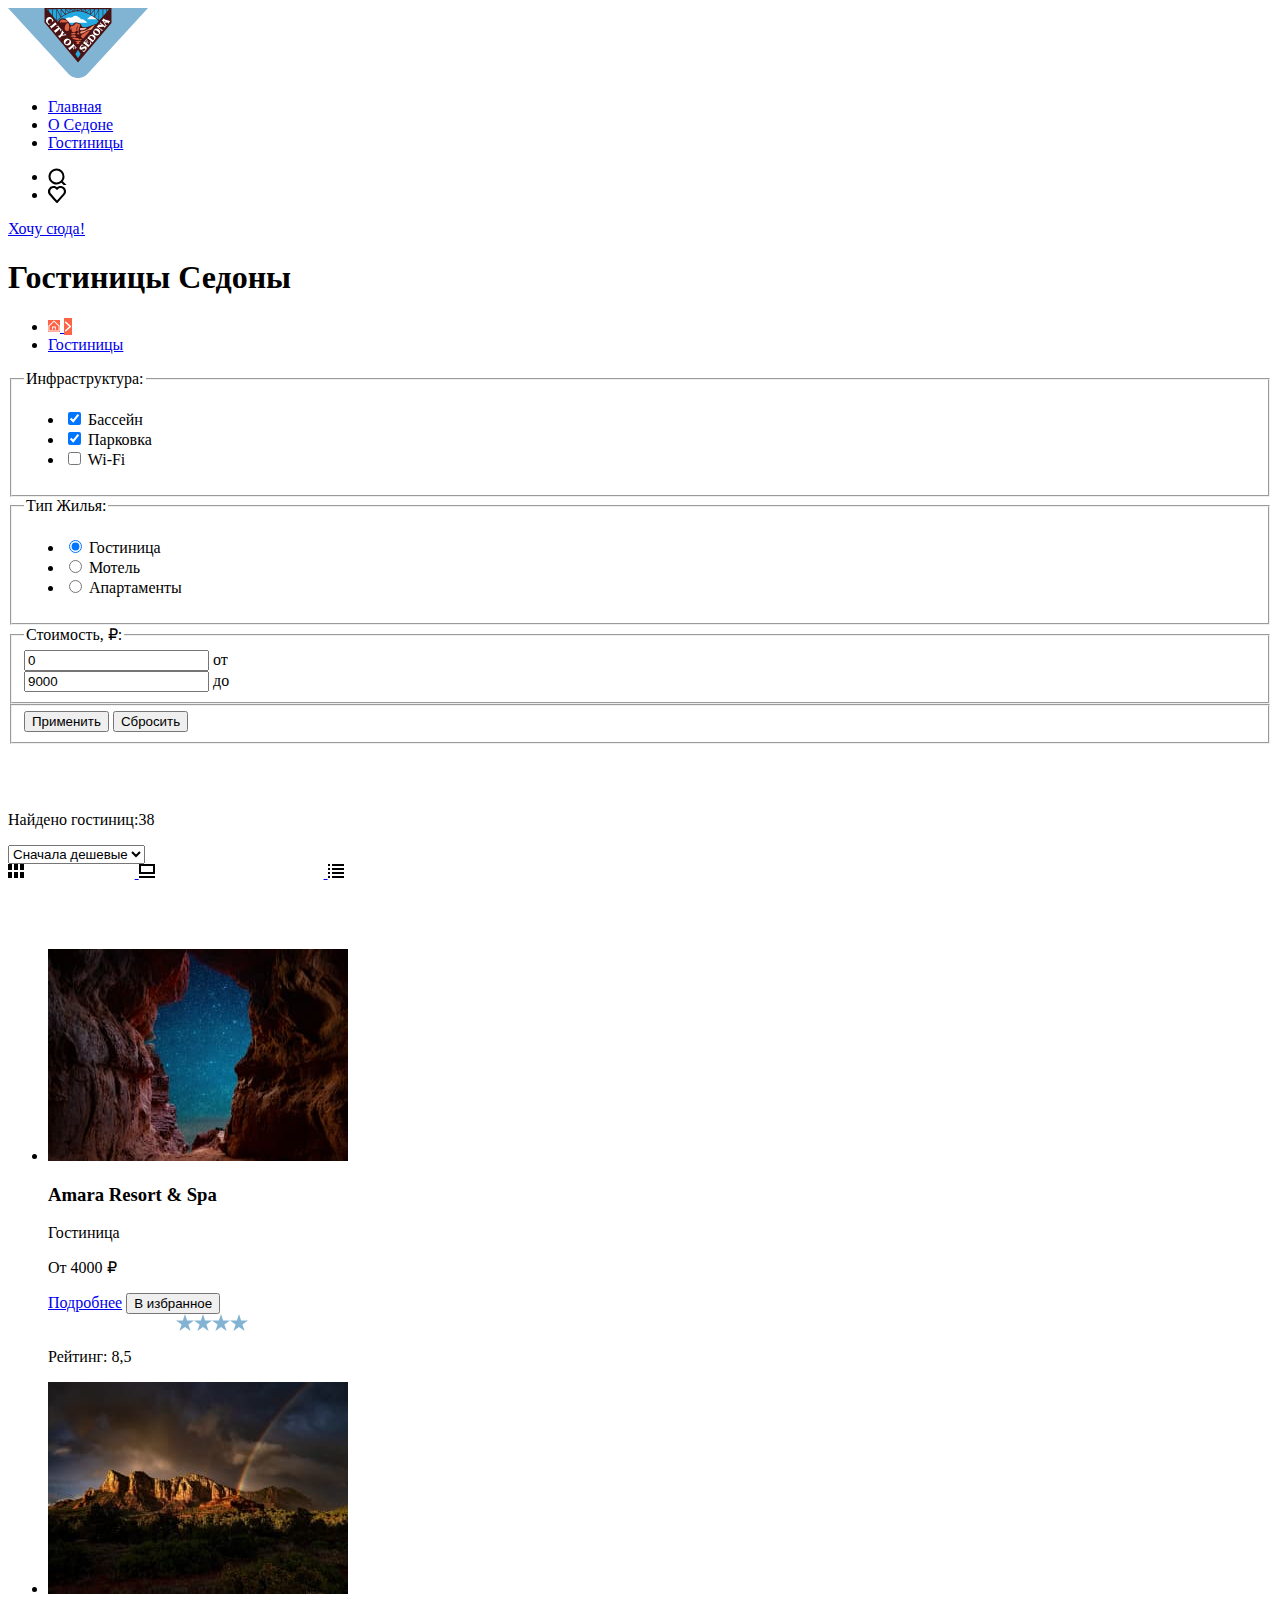
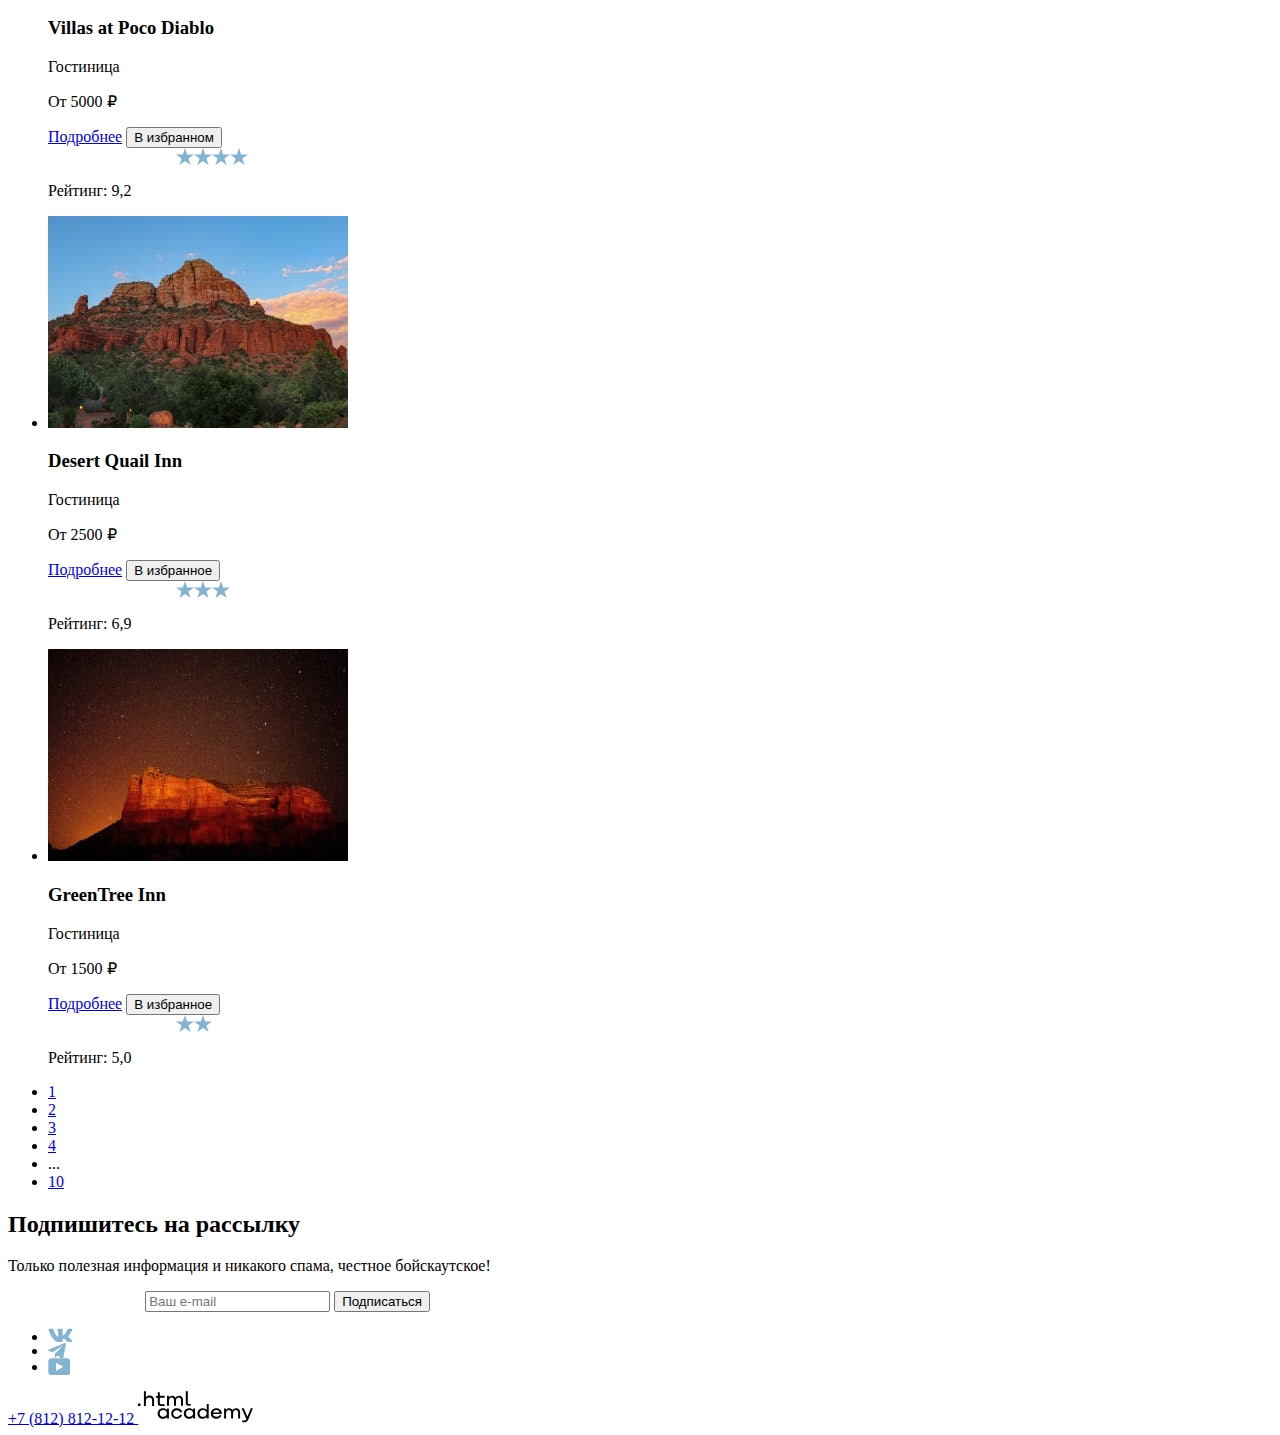
<file: 3/catalog.html>
<!DOCTYPE html>
<html lang="ru">
<head>
  <meta charset="UTF-8">
  <meta name="viewport" content="width=device-width, initial-scale=1.0">
  <title>Гостиницы Седоны</title>
  <link rel="stylesheet" href="styles/style.css">
  <base href="https://htmlacademy-htmlcss.github.io/2451963-sedona-1/3/">
</head>
<body>
  <div class="wrapper">
    <header class="page-header">
      <nav class="navigation">
        <a class="navigation-logo" href="index.html">
          <img src="images/svg/nav-logo.svg" alt="Логотип Седона.">
        </a>
        <ul class="navigation-list">
          <li class="navigation-item">
            <a class="navigation-link" href="index.html">Главная</a>
          </li>
          <li class="navigation-item">
            <a class="navigation-link" href="#">О Седоне</a>
          </li>
          <li class="navigation-item">
            <a class="navigation-link navigation-link-current" href="catalog.html" aria-current="page">Гостиницы</a>
          </li>
        </ul>
        <ul class="navigation-user">
          <li class="navigation-user-item">
            <a class="navigation-user-link navigation-user-link-search" href="#">
              <span class="visually-hidden">Поиск</span>
            </a>
          </li>
          <li class="navigation-user-item">
            <a class="navigation-user-link navigation-user-link-favorite" href="#">
              <span class="visually-hidden">Избранное</span>
            </a>
          </li>
        </ul>

        <a class="navigation-button button" href="#">Хочу сюда!</a>

      </nav>
    </header>

    <main class="main-catalog">
      <section class="filter">
        <header class="filter-header">
          <h1 class="filter-title">Гостиницы Седоны</h1>
          <ul class="breadcrumbs">
            <li class="breadcrumbs-item">
              <a class="breadcrumbs-link breadcrumbs-link-home" href="index.html">
                <img class="breadcrumbs-icon-home" src="images/svg/filter-breadcrumbs-house.svg" width="12" height="12" alt="Значок главной страницы.">
              </a>
            </li>
            <li class="breadcrumbs-item">
              <a class="breadcrumbs-link breadcrumbs-link-current" href="catalog.html" aria-current="page">Гостиницы</a>
            </li>
          </ul>
        </header>
      <form class="catalog-filter" action="https://echo.htmlacademy.ru/" method="post">
        <!-- Вопрос по изменению check mark в checkbox'ах-->
        <fieldset class="catalog-filter-group catalog-filter-group-checkbox">
          <legend class="catalog-filter-title">Инфраструктура:</legend>
            <ul class="catalog-filter-list control-list">
              <li class="control-item">
                <label class="control-label" for="pool">
                  <input class="control-input" id="pool" type="checkbox" name="pool" checked>
                  <span class="control-text">Бассейн</span>
                </label>
              </li>
              <li class="catalog-filter-item">
                <label class="control" for="parking">
                  <input class="control-input" id="parking" type="checkbox" name="parking" checked>
                  <span class="control-text">Парковка</span>
                </label>
              </li>
              <li class="catalog-filter-item">
                <label class="control" for="wifi">
                  <input class="control-input" id="wifi" type="checkbox" name="wifi">
                  <span class="control-text">Wi-Fi</span>
                </label>
              </li>
            </ul>
        </fieldset>

        <fieldset class="catalog-filter-group catalog-filter-group-radio">
          <legend class="catalog-filter-title">Тип Жилья:</legend>
            <ul class="catalog-filter-list control-list">
              <li class="catalog-filter-item">
                <label class="control-label" for="hotel">
                  <input class="control-input" id="hotel" type="radio" name="type-housing" value="hotel" checked>
                  <span class="control-text">Гостиница</span>
                </label>
              </li>
              <li class="catalog-filter-item">
                <label class="control-label" for="motel">
                  <input class="control-input" id="motel" type="radio" name="type-housing" value="motel">
                  <span class="control-text">Мотель</span>
                </label>
              </li>
              <li class="catalog-filter-item">
                <label class="control-label" for="apartments">
                  <input class="control-input" id="apartments" type="radio" name="type-housing" value="apartments">
                  <span class="control-text">Апартаменты</span>
                </label>
              </li>
            </ul>
        </fieldset>

        <fieldset class="catalog-filter-group catalog-filter-group-range">
          <legend class="catalog-filter-title">Стоимость, ₽:</legend>
            <div class="range-input-container">
              <div class="range-item">
                <input class="range-input range-input-min field" id="min-input" type="text" value="0">
                <label class="range-label" for="min-input">от</label>
              </div>
              <div class="range-item">
                <input class="control-input  range-input-max field" id="max-input" type="text" value="9000">
                <label class="range-label" for="max-input">до</label>
              </div>
            </div>
            <div class="range-control">
              <!-- Шкала и бегунки -->
            </div>
        </fieldset>

        <fieldset class="catalog-filter-group catalog-filter-group-buttons">
          <button class="filter-submit button button-light" type="submit">Применить</button>
          <button class="filter-reset button button-transparent" type="reset">Сбросить</button>
        </fieldset>
      </form>

      </section>

      <section class="sorting">
        <h2 class="visually-hidden">Сортировка</h2>
        <p class="outcome">Найдено гостиниц:<output class="outcome-found">38</output></p>
        <!-- Вопрос по смене стрелочки селектора-->
        <select class="sorting-select" aria-label="Сортировка">
          <option value="cheap" selected>Сначала дешевые</option>
          <option value="expensive">Сначала дорогие</option>
        </select>
        <div class="sorting-view">
          <a class="view-link view-link-tablet view-link-current" href="#">
            <span class="visually-hidden">Показать карточки</span>
          </a>
          <a class="view-link view-link-slideshow" href="#">
            <span class="visually-hidden">Показать каждую отдельно</span>
          </a>
          <a class="view-link view-link-list" href="#">
            <span class="visually-hidden">Показать список</span>
          </a>
        </div>
      </section>

      <section class="catalog">
        <h2 class="visually-hidden">Каталог гостиниц</h2>
        <ul class="catalog-list">
          <li class="catalog-card">
            <a class="catalog-card-link">
              <img class="catalog-img" src="images/jpg/image-card.jpg" width="300" height="212" alt="Фото расщелены скалы.">
              <h3 class="catalog-card-title">Amara Resort &amp; Spa</h3>
            </a>
            <p class="catalog-text catalog-card-subtitle">Гостиница</p>
            <p class="catalog-text catalog-card-price">От 4000 ₽</p>
            <a class="catalog-button-more button" href="#">Подробнее</a>
            <button class="catalog-button-favorite button button-light" type="button">В избранное</button>
            <div class="catalog-raiting-stars catalog-raiting-stars-4">
              <span class="visually-hidden">4 звезды из 5 звезд</span>
              <span class="catalog-raiting-stars-item"></span>
              <span class="catalog-raiting-stars-item"></span>
              <span class="catalog-raiting-stars-item"></span>
              <span class="catalog-raiting-stars-item"></span>
            </div>
            <p class="catalog-raiting-text">Рейтинг: 8,5</p>
          </li>
          <li class="catalog-card">
            <a class="catalog-card-link">
              <img class="catalog-img" src="images/jpg/image-card2.jpg" width="300" height="212" alt="Фото скалы на фоне радуги.">
              <h3 class="catalog-card-title">Villas at Poco Diablo</h3>
            </a>
            <p class="catalog-text catalog-card-subtitle">Гостиница</p>
            <p class="catalog-text catalog-card-price">От 5000 ₽</p>
            <a class="catalog-button-more button" href="#">Подробнее</a>
            <button class="catalog-button-favorite button button-light catalog-button-favorite-current" type="button">В избранном</button>
            <div class="catalog-raiting-stars catalog-raiting-stars-4">
              <span class="visually-hidden">4 звезды из 5 звезд</span>
              <span class="catalog-raiting-stars-item"></span>
              <span class="catalog-raiting-stars-item"></span>
              <span class="catalog-raiting-stars-item"></span>
              <span class="catalog-raiting-stars-item"></span>
            </div>
            <p class="catalog-raiting-text">Рейтинг: 9,2</p>
          </li>
          <li class="catalog-card">
            <a class="catalog-card-link">
              <img class="catalog-img" src="images/jpg/image-card3.jpg" width="300" height="212" alt="Фото скалы в ясный день.">
              <h3 class="catalog-card-title">Desert Quail Inn</h3>
            </a>
            <p class="catalog-text catalog-card-subtitle">Гостиница</p>
            <p class="catalog-text catalog-card-price">От 2500 ₽</p>
            <a class="catalog-button-more button" href="#">Подробнее</a>
            <button class="catalog-button-favorite button button-light" type="button">В избранное</button>
            <div class="catalog-raiting-stars catalog-raiting-stars-4">
              <span class="visually-hidden">3 звезды из 5 звезд</span>
              <span class="catalog-raiting-stars-item"></span>
              <span class="catalog-raiting-stars-item"></span>
              <span class="catalog-raiting-stars-item"></span>
            </div>
            <p class="catalog-raiting-text">Рейтинг: 6,9 </p>
          </li>
          <li class="catalog-card">
            <a class="catalog-card-link">
              <img class="catalog-img" src="images/jpg/image-card4.jpg" width="300" height="212" alt="Фото скалы с звездным небом.">
              <h3 class="catalog-card-title">GreenTree Inn</h3>
            </a>
            <p class="catalog-text catalog-card-subtitle">Гостиница</p>
            <p class="catalog-text catalog-card-price">От 1500 ₽</p>
            <a class="catalog-button-more button" href="#">Подробнее</a>
            <button class="catalog-button-favorite button button-light" type="button">В избранное</button>
            <div class="catalog-raiting-stars catalog-raiting-stars-4">
              <span class="visually-hidden">2 звезды из 5 звезд</span>
              <span class="catalog-raiting-stars-item"></span>
              <span class="catalog-raiting-stars-item"></span>
            </div>
            <p class="catalog-raiting-text">Рейтинг: 5,0 </p>
          </li>
        </ul>

        <ul class="pagination">
          <li class="pagination-item">
            <a class="pagination-link pagination-current" href="#" aria-current="page">1</a>
          </li>
          <li class="pagination-item">
            <a class="pagination-link" href="#">2</a>
          </li>
          <li class="pagination-item">
            <a class="pagination-link" href="#">3</a>
          </li>
          <li class="pagination-item">
            <a class="pagination-link " href="#">4</a>
          </li>
          <li class="pagination-item">
            <a class="pagination-link pagination-link-more" aria-label="Показать другие страницы">...</a>
          </li>
          <li class="pagination-item">
            <a class="pagination-link" href="#">10</a>
          </li>
        </ul>

      </section>

      <article class="subscribe subscribe-home">
        <div class="subscribe-container">
          <h2 class="subscribe-title page-title">Подпишитесь на рассылку</h2>
          <p class="subscribe-subtitle page-subtitle">Только полезная информация и никакого спама, честное бойскаутское!</p>
        </div>
        <form class="subscribe-form" action="https://echo.htmlacademy.ru/" method="post">
          <label class="visually-hidden" for="subscribe-email">Введите свой Email</label>
          <input class="subscribe-input field" type="text"
          id="subscribe-email" name="subscribe-email" placeholder="Ваш e-mail">
          <button class="subscribe-button button button-light" type="submit">Подписаться</button>
        </form>
      </article>

    </main>

    <footer class="page-footer">
      <!-- Социальные сети-->
      <ul class="page-footer-social social-list">
        <li class="social-item social-item-vk">
          <a class="social-link" href="https://vk.com/htmlacademy">
          </a>
        </li>
        <li class="social-item social-item-tg">
          <a class="social-link" href="https://t.me/htmlacademy">
          </a>
        </li>
        <li class="social-item social-item-yt">
          <a class="social-link" href="https://www.youtube.com/user/htmlacademyru">
          </a>
        </li>
      </ul>

      <a class="page-footer-phone" href="tel:88128121212">+7 (812) 812-12-12 </a>

      <a class="page-footer-copyright" href="https://htmlacademy.ru">
        <img src="images/svg/copyrighter-footer.svg" width="114.9" height="32.9" alt="Логотип HTML Academy.">
      </a>
    </footer>

  </div>
</body>
</html>
</file>
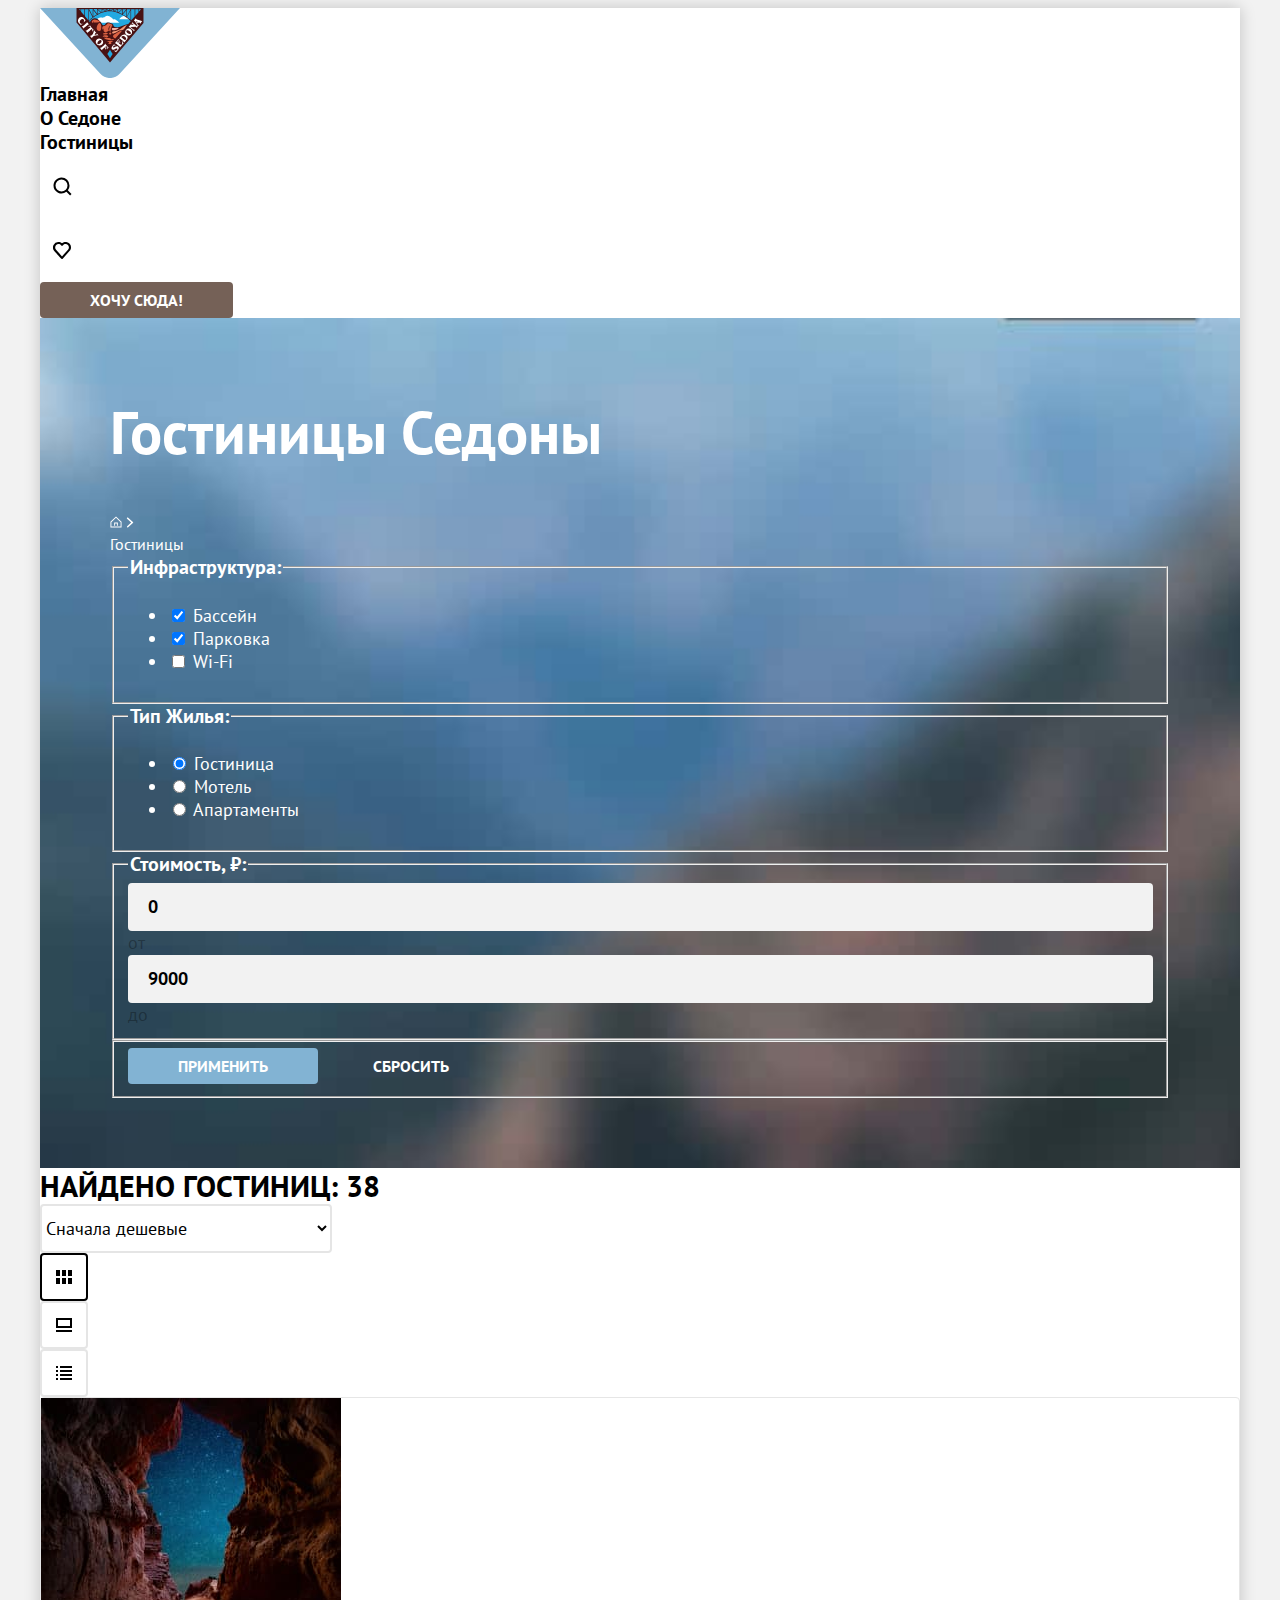
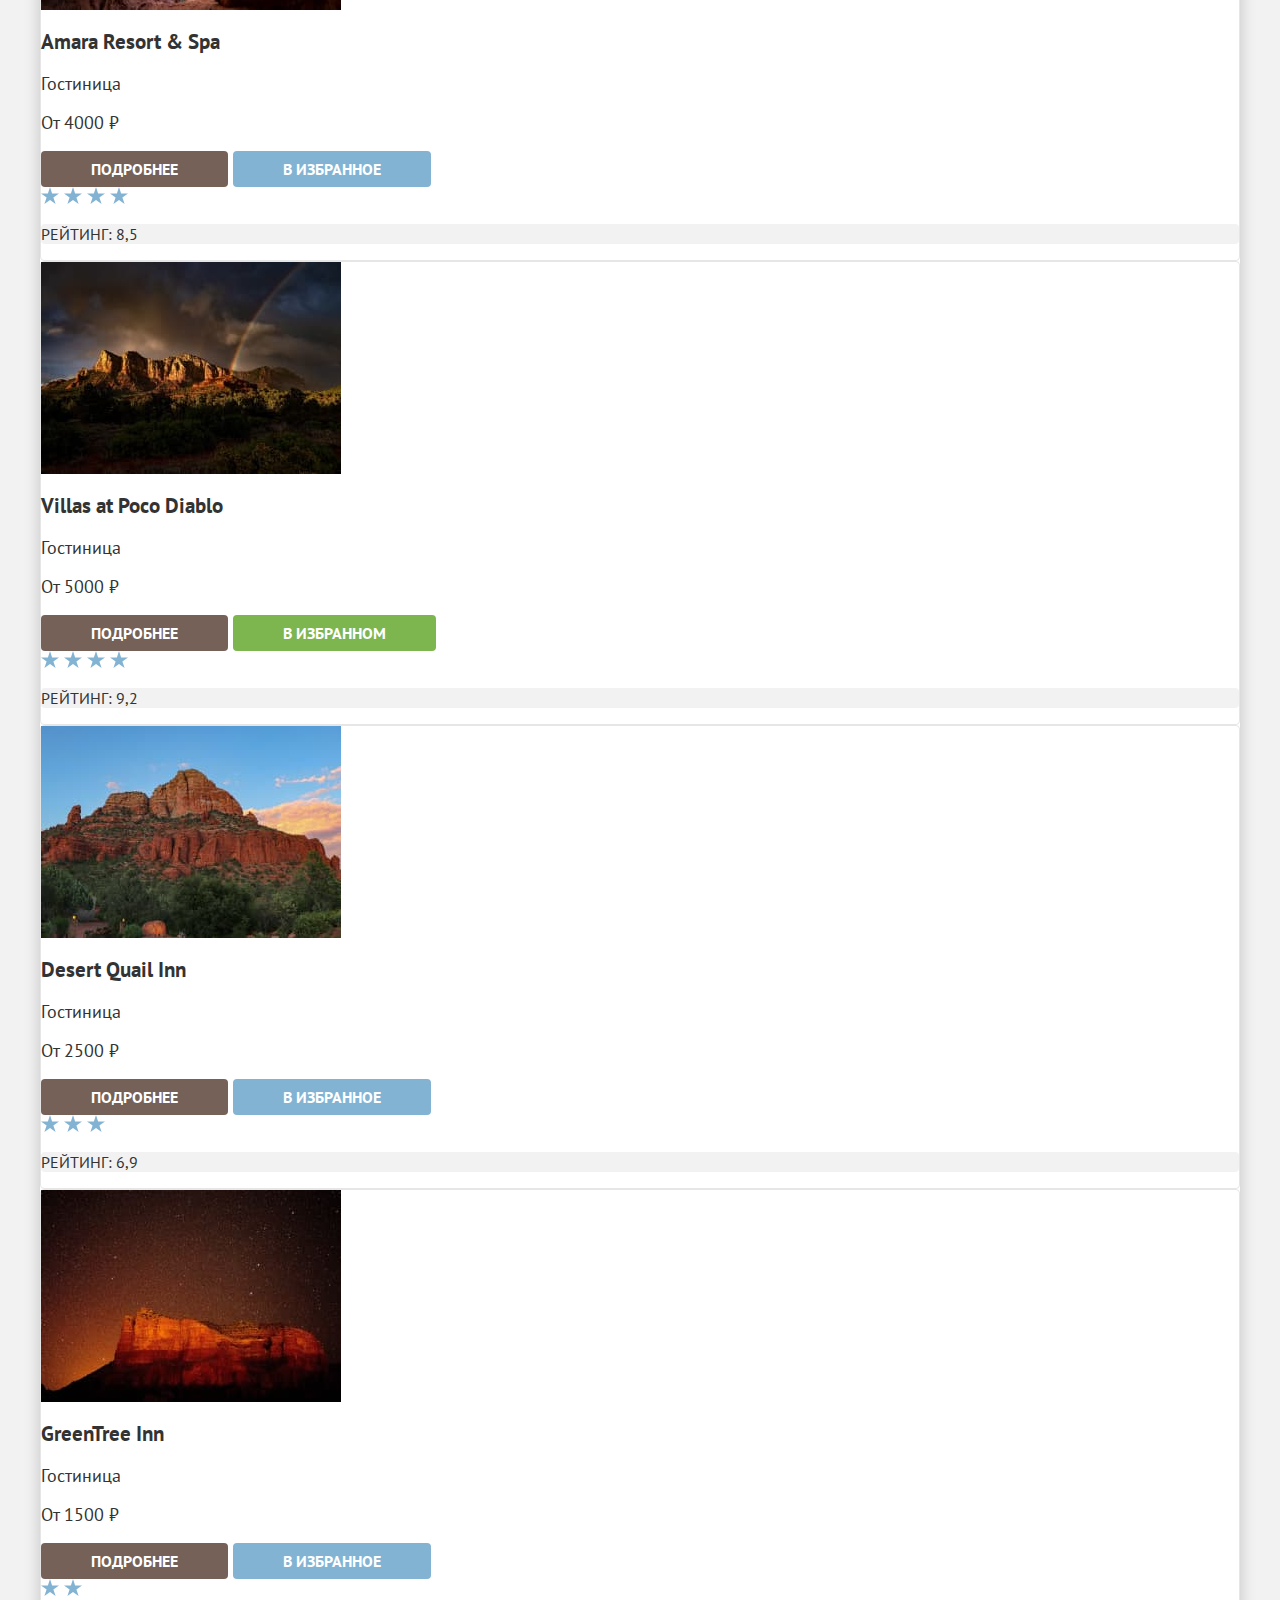
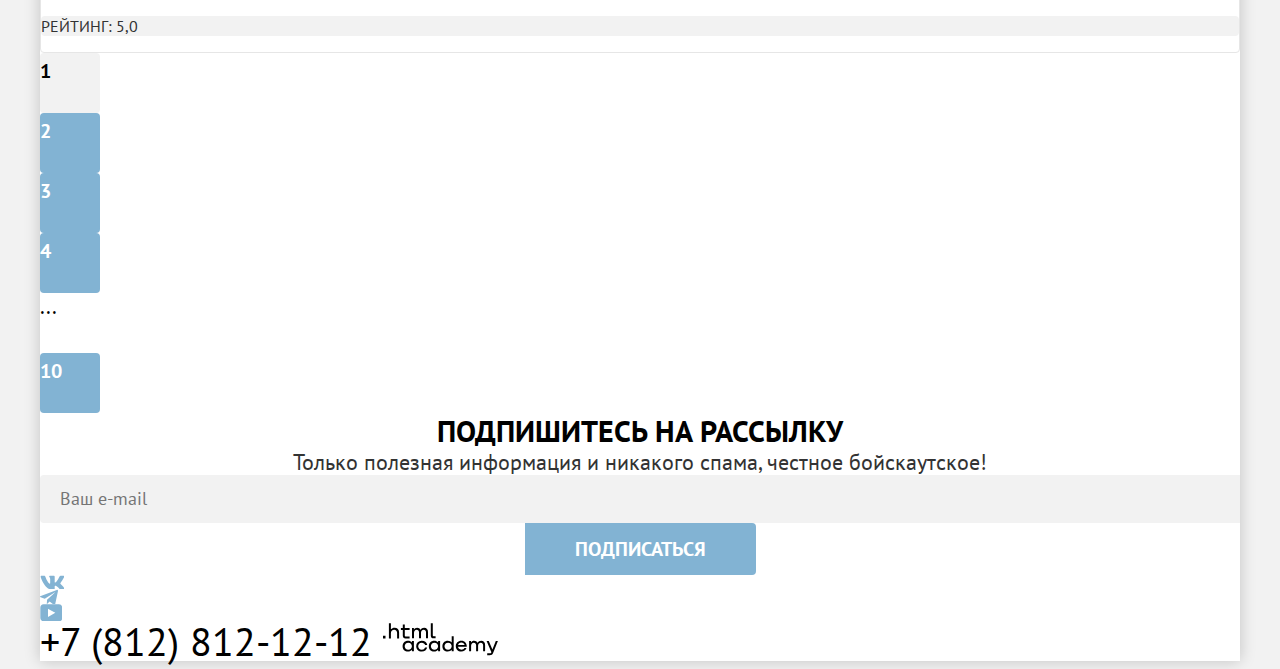
<file: 4/catalog.html>
<!DOCTYPE html>
<html lang="ru">
<head>
  <meta charset="UTF-8">
  <meta name="viewport" content="width=device-width, initial-scale=1.0">
  <title>Гостиницы Седоны</title>
  <link rel="stylesheet" href="styles/styles.css">
  <base href="https://htmlacademy-htmlcss.github.io/2451963-sedona-1/4/">
</head>
<body>
  <div class="wrapper">
    <header class="page-header">
      <nav class="navigation">
        <a class="navigation-logo" href="index.html">
          <img src="images/svg/nav-logo.svg" alt="Логотип Седона.">
        </a>
        <ul class="navigation-list">
          <li class="navigation-item">
            <a class="navigation-link" href="index.html">Главная</a>
          </li>
          <li class="navigation-item">
            <a class="navigation-link" href="#">О Седоне</a>
          </li>
          <li class="navigation-item">
            <a class="navigation-link navigation-link-current" href="catalog.html" aria-current="page">Гостиницы</a>
          </li>
        </ul>
        <ul class="navigation-user">
          <li class="navigation-user-item">
            <a class="navigation-user-link navigation-user-link-search" href="#">
              <span class="visually-hidden">Поиск</span>
            </a>
          </li>
          <li class="navigation-user-item">
            <a class="navigation-user-link navigation-user-link-favorite" href="#">
              <span class="visually-hidden">Избранное</span>
            </a>
          </li>
        </ul>

        <a class="navigation-button button" href="#">Хочу сюда!</a>

      </nav>
    </header>

    <main class="main-catalog">
      <section class="filter">
        <header class="filter-header">
          <h1 class="filter-title">Гостиницы Седоны</h1>
          <ul class="breadcrumbs">
            <li class="breadcrumbs-item">
              <a class="breadcrumbs-link breadcrumbs-link-home" href="index.html">
                <img class="breadcrumbs-icon-home" src="images/svg/filter-breadcrumbs-house.svg" width="12" height="12" alt="Значок главной страницы.">
              </a>
            </li>
            <li class="breadcrumbs-item">
              <a class="breadcrumbs-link breadcrumbs-link-current" href="catalog.html" aria-current="page">Гостиницы</a>
            </li>
          </ul>
        </header>
      <form class="catalog-filter" action="https://echo.htmlacademy.ru/" method="post">
        <!-- Вопрос по изменению check mark в checkbox'ах-->
        <fieldset class="catalog-filter-group catalog-filter-group-checkbox">
          <legend class="catalog-filter-title">Инфраструктура:</legend>
            <ul class="catalog-filter-list control-list">
              <li class="control-item">
                <label class="control-label" for="pool">
                  <input class="control-input" id="pool" type="checkbox" name="pool" checked>
                  <span class="control-text">Бассейн</span>
                </label>
              </li>
              <li class="catalog-filter-item">
                <label class="control" for="parking">
                  <input class="control-input" id="parking" type="checkbox" name="parking" checked>
                  <span class="control-text">Парковка</span>
                </label>
              </li>
              <li class="catalog-filter-item">
                <label class="control" for="wifi">
                  <input class="control-input" id="wifi" type="checkbox" name="wifi">
                  <span class="control-text">Wi-Fi</span>
                </label>
              </li>
            </ul>
        </fieldset>

        <fieldset class="catalog-filter-group catalog-filter-group-radio">
          <legend class="catalog-filter-title">Тип Жилья:</legend>
            <ul class="catalog-filter-list control-list">
              <li class="catalog-filter-item">
                <label class="control-label" for="hotel">
                  <input class="control-input" id="hotel" type="radio" name="type-housing" value="hotel" checked>
                  <span class="control-text">Гостиница</span>
                </label>
              </li>
              <li class="catalog-filter-item">
                <label class="control-label" for="motel">
                  <input class="control-input" id="motel" type="radio" name="type-housing" value="motel">
                  <span class="control-text">Мотель</span>
                </label>
              </li>
              <li class="catalog-filter-item">
                <label class="control-label" for="apartments">
                  <input class="control-input" id="apartments" type="radio" name="type-housing" value="apartments">
                  <span class="control-text">Апартаменты</span>
                </label>
              </li>
            </ul>
        </fieldset>

        <fieldset class="catalog-filter-group catalog-filter-group-range">
          <legend class="catalog-filter-title">Стоимость, ₽:</legend>
            <div class="range-input-container">
              <div class="range-item">
                <input class="range-input range-input-min field" id="min-input" type="text" value="0">
                <label class="range-label" for="min-input">от</label>
              </div>
              <div class="range-item">
                <input class="range-input  range-input-max field" id="max-input" type="text" value="9000">
                <label class="range-label" for="max-input">до</label>
              </div>
            </div>
            <div class="range-control">
              <!-- Шкала и бегунки -->
            </div>
        </fieldset>

        <fieldset class="catalog-filter-group catalog-filter-group-buttons">
          <button class="filter-submit button button-light" type="submit">Применить</button>
          <button class="filter-reset button button-transparent" type="reset">Сбросить</button>
        </fieldset>
      </form>

      </section>

      <section class="sorting">
        <h2 class="visually-hidden">Сортировка</h2>
        <p class="outcome page-title">Найдено гостиниц: <output class="outcome-found">38</output></p>
        <!-- Вопрос по смене стрелочки селектора-->
        <select class="sorting-select" aria-label="Сортировка">
          <option value="cheap" selected>Сначала дешевые</option>
          <option value="expensive">Сначала дорогие</option>
        </select>
        <div class="sorting-view">
          <a class="view-link view-link-tablet view-link-current" href="#">
            <span class="visually-hidden">Показать карточки</span>
          </a>
          <a class="view-link view-link-slideshow" href="#">
            <span class="visually-hidden">Показать каждую отдельно</span>
          </a>
          <a class="view-link view-link-list" href="#">
            <span class="visually-hidden">Показать список</span>
          </a>
        </div>
      </section>

      <section class="catalog">
        <h2 class="visually-hidden">Каталог гостиниц</h2>
        <ul class="catalog-list">
          <li class="catalog-card">
            <a class="catalog-card-link">
              <img class="catalog-img" src="images/jpg/image-card.jpg" width="300" height="212" alt="Фото расщелены скалы.">
              <h3 class="catalog-card-title">Amara Resort &amp; Spa</h3>
            </a>
            <p class="catalog-text catalog-card-subtitle">Гостиница</p>
            <p class="catalog-text catalog-card-price">От 4000 ₽</p>
            <a class="catalog-button-more button" href="#">Подробнее</a>
            <button class="catalog-button-favorite button button-light" type="button">В избранное</button>
            <div class="catalog-raiting-stars catalog-raiting-stars-4">
              <span class="visually-hidden">4 звезды из 5 звезд</span>
              <span class="catalog-raiting-stars-item"></span>
              <span class="catalog-raiting-stars-item"></span>
              <span class="catalog-raiting-stars-item"></span>
              <span class="catalog-raiting-stars-item"></span>
            </div>
            <p class="catalog-raiting-text">Рейтинг: 8,5</p>
          </li>
          <li class="catalog-card">
            <a class="catalog-card-link">
              <img class="catalog-img" src="images/jpg/image-card2.jpg" width="300" height="212" alt="Фото скалы на фоне радуги.">
              <h3 class="catalog-card-title">Villas at Poco Diablo</h3>
            </a>
            <p class="catalog-text catalog-card-subtitle">Гостиница</p>
            <p class="catalog-text catalog-card-price">От 5000 ₽</p>
            <a class="catalog-button-more button" href="#">Подробнее</a>
            <button class="catalog-button-favorite button button-light catalog-button-favorite-current" type="button">В избранном</button>
            <div class="catalog-raiting-stars catalog-raiting-stars-4">
              <span class="visually-hidden">4 звезды из 5 звезд</span>
              <span class="catalog-raiting-stars-item"></span>
              <span class="catalog-raiting-stars-item"></span>
              <span class="catalog-raiting-stars-item"></span>
              <span class="catalog-raiting-stars-item"></span>
            </div>
            <p class="catalog-raiting-text">Рейтинг: 9,2</p>
          </li>
          <li class="catalog-card">
            <a class="catalog-card-link">
              <img class="catalog-img" src="images/jpg/image-card3.jpg" width="300" height="212" alt="Фото скалы в ясный день.">
              <h3 class="catalog-card-title">Desert Quail Inn</h3>
            </a>
            <p class="catalog-text catalog-card-subtitle">Гостиница</p>
            <p class="catalog-text catalog-card-price">От 2500 ₽</p>
            <a class="catalog-button-more button" href="#">Подробнее</a>
            <button class="catalog-button-favorite button button-light" type="button">В избранное</button>
            <div class="catalog-raiting-stars catalog-raiting-stars-4">
              <span class="visually-hidden">3 звезды из 5 звезд</span>
              <span class="catalog-raiting-stars-item"></span>
              <span class="catalog-raiting-stars-item"></span>
              <span class="catalog-raiting-stars-item"></span>
            </div>
            <p class="catalog-raiting-text">Рейтинг: 6,9 </p>
          </li>
          <li class="catalog-card">
            <a class="catalog-card-link">
              <img class="catalog-img" src="images/jpg/image-card4.jpg" width="300" height="212" alt="Фото скалы с звездным небом.">
              <h3 class="catalog-card-title">GreenTree Inn</h3>
            </a>
            <p class="catalog-text catalog-card-subtitle">Гостиница</p>
            <p class="catalog-text catalog-card-price">От 1500 ₽</p>
            <a class="catalog-button-more button" href="#">Подробнее</a>
            <button class="catalog-button-favorite button button-light" type="button">В избранное</button>
            <div class="catalog-raiting-stars catalog-raiting-stars-4">
              <span class="visually-hidden">2 звезды из 5 звезд</span>
              <span class="catalog-raiting-stars-item"></span>
              <span class="catalog-raiting-stars-item"></span>
            </div>
            <p class="catalog-raiting-text">Рейтинг: 5,0 </p>
          </li>
        </ul>

        <ul class="pagination">
          <li class="pagination-item pagination-item-current">
            <a class="pagination-link" href="#" aria-current="page">1</a>
          </li>
          <li class="pagination-item">
            <a class="pagination-link" href="#">2</a>
          </li>
          <li class="pagination-item">
            <a class="pagination-link" href="#">3</a>
          </li>
          <li class="pagination-item">
            <a class="pagination-link " href="#">4</a>
          </li>
          <li class="pagination-item pagination-item-more">
            <a class="pagination-link" aria-label="Показать другие страницы">...</a>
          </li>
          <li class="pagination-item">
            <a class="pagination-link" href="#">10</a>
          </li>
        </ul>

      </section>

      <article class="subscribe subscribe-catalog">
        <div class="subscribe-container">
          <h2 class="subscribe-title page-title">Подпишитесь на рассылку</h2>
          <p class="subscribe-subtitle page-subtitle">Только полезная информация и никакого спама, честное бойскаутское!</p>
        </div>
        <form class="subscribe-form" action="https://echo.htmlacademy.ru/" method="post">
          <label class="visually-hidden" for="subscribe-email">Введите свой Email</label>
          <input class="subscribe-input field" type="text"
          id="subscribe-email" name="subscribe-email" placeholder="Ваш e-mail">
          <button class="subscribe-button button button-light" type="submit">Подписаться</button>
        </form>
      </article>

    </main>

    <footer class="page-footer">
      <!-- Социальные сети-->
      <ul class="page-footer-social social-list">
        <li class="social-item social-item-vk">
          <a class="social-link" href="https://vk.com/htmlacademy">
            <span class="visually-hidden">
              Ссылка на вконтакте
            </span>
          </a>
        </li>
        <li class="social-item social-item-tg">
          <a class="social-link" href="https://t.me/htmlacademy">
            <span class="visually-hidden">
              Ссылка на телеграм
            </span>
          </a>
        </li>
        <li class="social-item social-item-yt">
          <a class="social-link" href="https://www.youtube.com/user/htmlacademyru">
            <span class="visually-hidden">
              Ссылка на ютуб
            </span>
          </a>
        </li>
      </ul>

      <a class="page-footer-phone" href="tel:88128121212">+7 (812) 812-12-12 </a>

      <a class="page-footer-copyright" href="https://htmlacademy.ru">
        <img src="images/svg/copyrighter-footer.svg" width="114.9" height="32.9" alt="Логотип HTML Academy.">
      </a>
    </footer>

  </div>
</body>
</html>
</file>
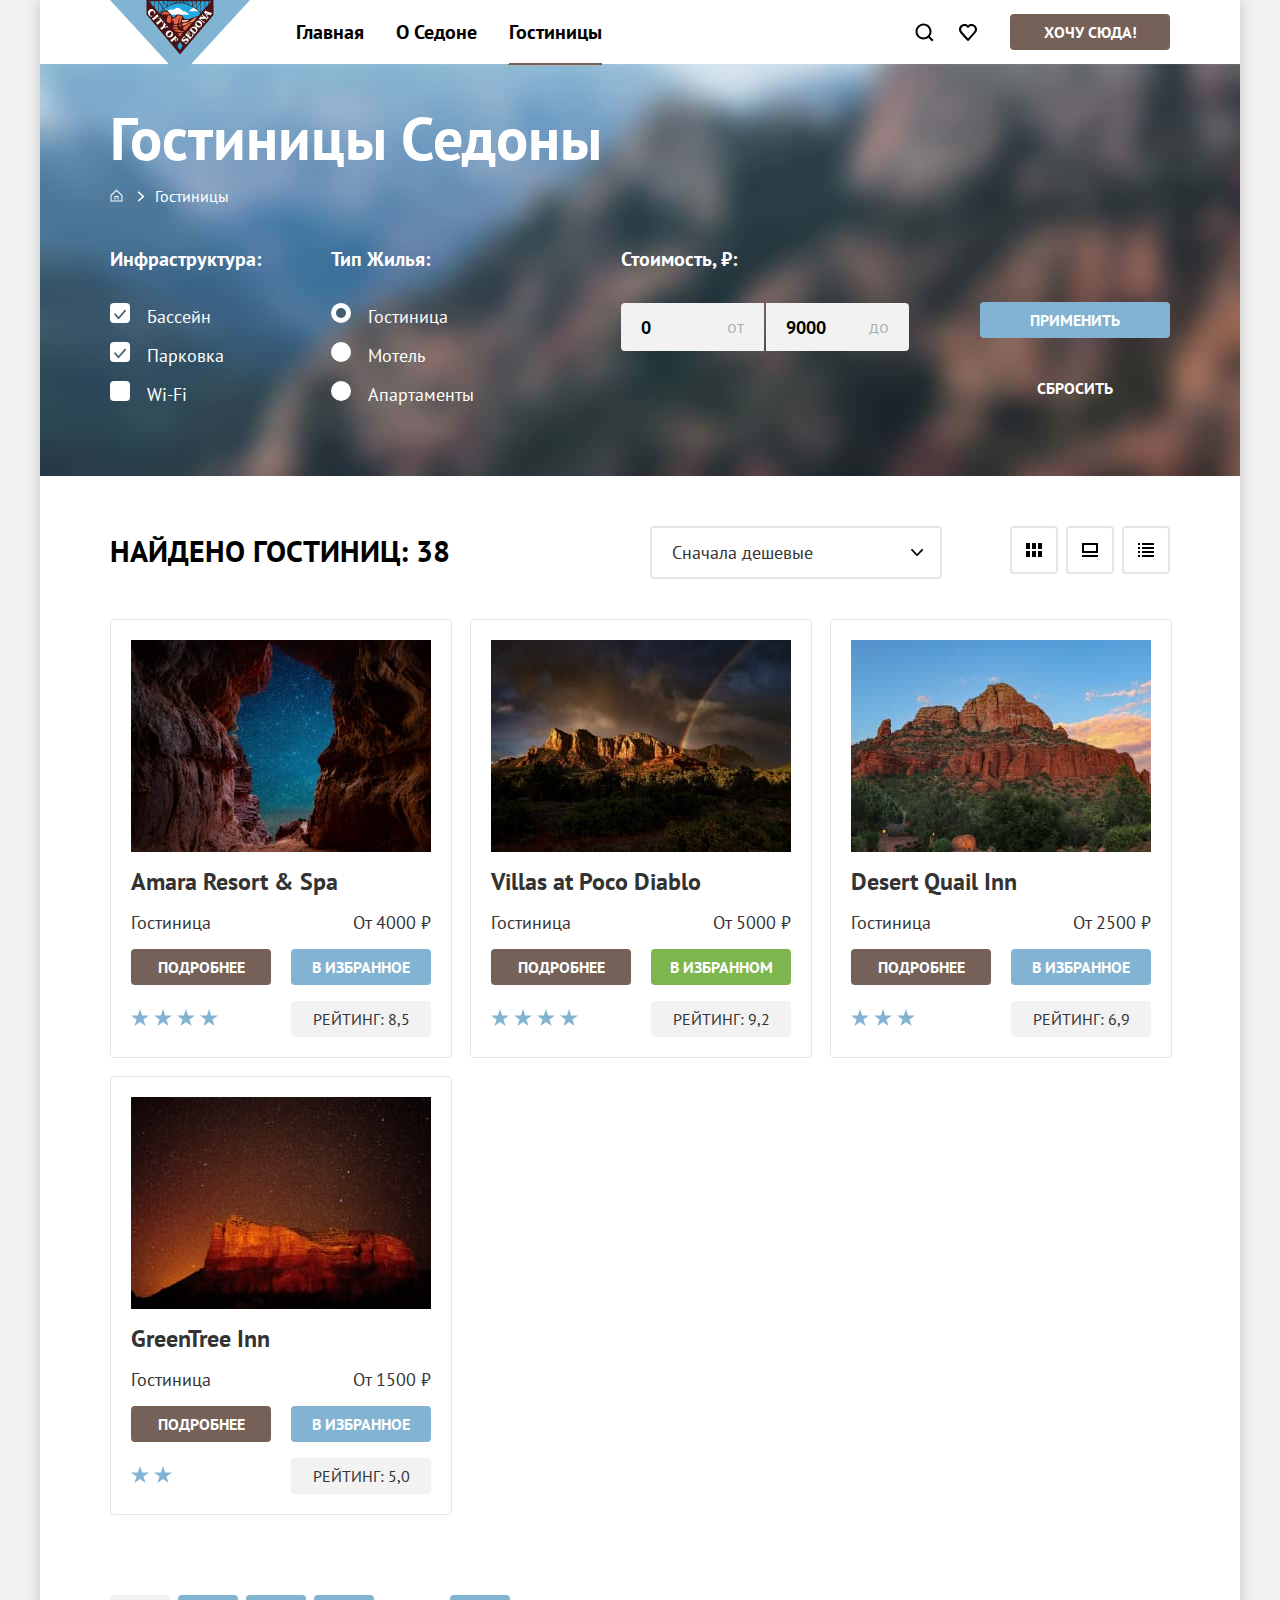
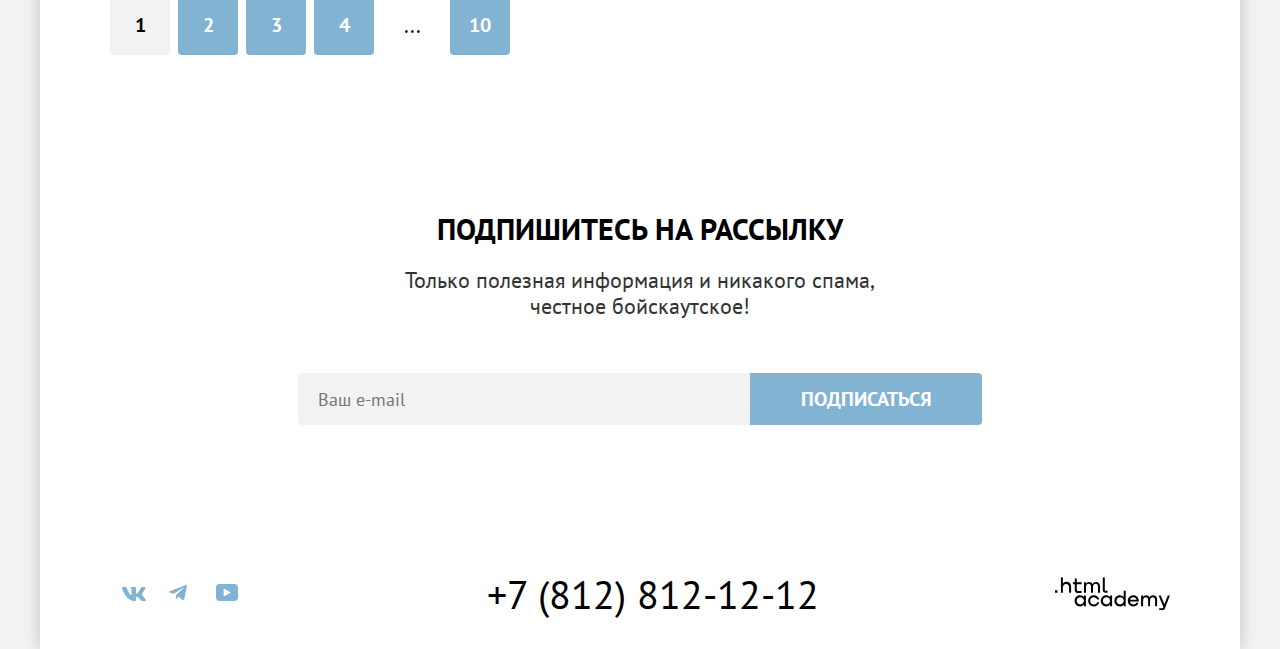
<file: 5/catalog.html>
<!DOCTYPE html>
<html lang="ru">
<head>
  <meta charset="UTF-8">
  <meta name="viewport" content="width=device-width, initial-scale=1.0">
  <title>Гостиницы Седоны</title>
  <link rel="stylesheet" href="styles/styles.css">
  <base href="https://htmlacademy-htmlcss.github.io/2451963-sedona-1/5/">
</head>
<body>
  <div class="wrapper">

    <header class="page-header">
      <nav class="navigation">
        <a class="navigation-logo" href="#" aria-current="page">
          <img src="images/svg/nav-logo.svg" width="140" height="70" alt="Логотип Седона.">
        </a>
        <ul class="navigation-list">
          <li class="navigation-item">
            <a class="navigation-link" href="index.html">Главная</a>
          </li>
          <li class="navigation-item">
            <a class="navigation-link" href="#">О Седоне</a>
          </li>
          <li class="navigation-item">
            <a class="navigation-link navigation-link-current" href="catalog.html" aria-current="page">Гостиницы</a>
          </li>
        </ul>
        <ul class="navigation-user">
          <li class="navigation-user-item">
            <a class="navigation-user-link navigation-user-link-search" href="#">
              <svg class="navigation-icon" width="19" height="19" viewBox="0 0 19 19" fill="none" xmlns="http://www.w3.org/2000/svg"><path d="m18.5 17.008-3.7-3.68c1-1.292 1.7-2.983 1.7-4.872C16.5 4.08 12.9.5 8.5.5s-8 3.68-8 8.055c0 4.376 3.6 7.956 8 7.956 1.8 0 3.5-.597 4.9-1.69l3.7 3.679 1.4-1.492Zm-10-2.486c-3.3 0-6-2.685-6-5.967 0-3.282 2.7-5.967 6-5.967s6 2.685 6 5.967c0 3.282-2.7 5.967-6 5.967Z" fill="#000"/></svg>
              <span class="visually-hidden">Поиск</span>
            </a>
          </li>
          <li class="navigation-user-item">
            <a class="navigation-user-link navigation-user-link-favorite" href="#">
              <svg class="navigation-icon" width="18" height="17" viewBox="0 0 18 17" fill="none" xmlns="http://www.w3.org/2000/svg">
              <path d="M8.9 17C8.6 17 8.3 16.9 8.1 16.6C2.7 10.5 1.4 9.1 1.1 8.7C0.4 7.8 0 6.6 0 5.4C0 2.4 2.4 0 5.5 0C6.8 0 8 0.5 9 1.3C10 0.5 11.3 0 12.5 0C15.5 0 18 2.4 18 5.4C18 6.7 17.5 7.9 16.7 8.8L9.7 16.7C9.5 16.9 9.3 17 8.9 17ZM2.9 7.5C3.2 7.9 6.4 11.5 9 14.4L15.2 7.4C15.7 6.9 15.9 6.2 15.9 5.4C15.9 3.6 14.4 2.1 12.6 2.1C11.6 2.1 10.6 2.6 9.9 3.4C9.6 3.7 9.3 3.8 9 3.8C8.7 3.8 8.4 3.6 8.2 3.4C7.5 2.6 6.5 2.1 5.5 2.1C3.7 2.1 2.2 3.6 2.2 5.4C2.1 6.3 2.5 7 2.9 7.5C2.8 7.5 2.8 7.5 2.9 7.5Z" fill="black"/>
              </svg>
              <span class="visually-hidden">Избранное</span>
            </a>
          </li>
        </ul>

        <a class="navigation-button button" href="#">Хочу сюда!</a>
      </nav>
    </header>

    <main class="main-catalog main-container">
      <section class="filter">
        <header class="filter-header">
          <h1 class="filter-title">Гостиницы Седоны</h1>
          <ul class="breadcrumbs">
            <li class="breadcrumbs-item">
              <a class="breadcrumbs-link breadcrumbs-link-home" href="index.html">
                <svg width="13" height="13" viewBox="0 0 13 13" xmlns="http://www.w3.org/2000/svg"><path d="m6.5.5-6 5.8v6.2h12V6.3L6.5.5Zm5 11h-10V6.7l5-4.8 5 4.8v4.8Z"/><path d="M4.5 10.5h1V8h2v2.5h1V7h-4v3.5Z"/></svg>
              </a>
            </li>
            <li class="breadcrumbs-item">
              <a class="breadcrumbs-link breadcrumbs-link-current" href="catalog.html" aria-current="page">Гостиницы</a>
            </li>
          </ul>
        </header>
      <form class="catalog-filter" action="https://echo.htmlacademy.ru/" method="post">
        <!-- Вопрос по изменению check mark в checkbox'ах-->
        <fieldset class="catalog-filter-group catalog-filter-group-checkbox">
          <legend class="catalog-filter-title">Инфраструктура:</legend>
            <ul class="catalog-filter-list control-list">
              <li class="catalog-filter-item">
                <label class="control-label" for="pool">
                  <input class="control-input" id="pool" type="checkbox" name="pool" checked>
                  <span class="control-text">Бассейн</span>
                </label>
              </li>
              <li class="catalog-filter-item">
                <label class="control" for="parking">
                  <input class="control-input" id="parking" type="checkbox" name="parking" checked>
                  <span class="control-text">Парковка</span>
                </label>
              </li>
              <li class="catalog-filter-item">
                <label class="control" for="wifi">
                  <input class="control-input" id="wifi" type="checkbox" name="wifi">
                  <span class="control-text">Wi-Fi</span>
                </label>
              </li>
            </ul>
        </fieldset>

        <fieldset class="catalog-filter-group catalog-filter-group-radio">
          <legend class="catalog-filter-title">Тип Жилья:</legend>
            <ul class="catalog-filter-list control-list">
              <li class="catalog-filter-item">
                <label class="control-label" for="hotel">
                  <input class="control-input" id="hotel" type="radio" name="type-housing" value="hotel" checked>
                  <span class="control-text">Гостиница</span>
                </label>
              </li>
              <li class="catalog-filter-item">
                <label class="control-label" for="motel">
                  <input class="control-input" id="motel" type="radio" name="type-housing" value="motel">
                  <span class="control-text">Мотель</span>
                </label>
              </li>
              <li class="catalog-filter-item">
                <label class="control-label" for="apartments">
                  <input class="control-input" id="apartments" type="radio" name="type-housing" value="apartments">
                  <span class="control-text">Апартаменты</span>
                </label>
              </li>
            </ul>
        </fieldset>

        <fieldset class="catalog-filter-group catalog-filter-group-range">
          <legend class="catalog-filter-title">Стоимость, ₽:</legend>
            <div class="range-input-container">
              <div class="range-item">
                <label class="range-label" for="min-input">от</label>
                <input class="range-input range-input-min field" id="min-input" type="text" value="0">
              </div>
              <div class="range-item">
                <label class="range-label" for="max-input">до</label>
                <input class="range-input  range-input-max field" id="max-input" type="text" value="9000">
              </div>
            </div>
            <div class="range-control">
              <!-- Шкала и бегунки -->
            </div>
        </fieldset>

        <fieldset class="catalog-filter-group catalog-filter-group-buttons">
          <button class="filter-submit button button-light" type="submit">Применить</button>
          <button class="filter-reset button button-transparent" type="reset">Сбросить</button>
        </fieldset>
      </form>

      </section>

      <section class="sorting">
        <h2 class="visually-hidden">Сортировка</h2>
        <p class="outcome page-title">Найдено гостиниц: <output class="outcome-found">38</output></p>
        <!-- Вопрос по смене стрелочки селектора-->
        <select class="sorting-select" aria-label="Сортировка">
          <option value="cheap" selected>Сначала дешевые</option>
          <option value="expensive">Сначала дорогие</option>
        </select>
        <div class="sorting-view">
          <a class="view-link view-link-tablet view-link-current" href="#">
            <span class="visually-hidden">Показать карточки</span>
          </a>
          <a class="view-link view-link-slideshow" href="#">
            <span class="visually-hidden">Показать каждую отдельно</span>
          </a>
          <a class="view-link view-link-list" href="#">
            <span class="visually-hidden">Показать список</span>
          </a>
        </div>
      </section>

      <div class="catalog-wrapper">
        <section class="catalog">
          <h2 class="visually-hidden">Каталог гостиниц</h2>
          <ul class="catalog-list">
            <li class="catalog-card">
              <a class="catalog-card-link">
                <img class="catalog-img" src="images/jpg/image-card.jpg" width="300" height="212" alt="Фото расщелены скалы.">
                <h3 class="catalog-card-title">Amara Resort &amp; Spa</h3>
              </a>
              <p class="catalog-text catalog-card-subtitle">Гостиница</p>
              <p class="catalog-text catalog-card-price">От 4000 ₽</p>
              <a class="catalog-button-more button" href="#">Подробнее</a>
              <button class="catalog-button-favorite button button-light" type="button">В избранное</button>
              <div class="catalog-raiting-stars catalog-raiting-stars-4">
                <span class="visually-hidden">4 звезды из 5 звезд</span>
                <span class="catalog-raiting-stars-item"></span>
                <span class="catalog-raiting-stars-item"></span>
                <span class="catalog-raiting-stars-item"></span>
                <span class="catalog-raiting-stars-item"></span>
              </div>
              <p class="catalog-raiting-text button">Рейтинг: 8,5</p>
            </li>
            <li class="catalog-card">
              <a class="catalog-card-link">
                <img class="catalog-img" src="images/jpg/image-card2.jpg" width="300" height="212" alt="Фото скалы на фоне радуги.">
                <h3 class="catalog-card-title">Villas at Poco Diablo</h3>
              </a>
              <p class="catalog-text catalog-card-subtitle">Гостиница</p>
              <p class="catalog-text catalog-card-price">От 5000 ₽</p>
              <a class="catalog-button-more button" href="#">Подробнее</a>
              <button class="catalog-button-favorite button button-light catalog-button-favorite-current" type="button">В избранном</button>
              <div class="catalog-raiting-stars catalog-raiting-stars-4">
                <span class="visually-hidden">4 звезды из 5 звезд</span>
                <span class="catalog-raiting-stars-item"></span>
                <span class="catalog-raiting-stars-item"></span>
                <span class="catalog-raiting-stars-item"></span>
                <span class="catalog-raiting-stars-item"></span>
              </div>
              <p class="catalog-raiting-text button">Рейтинг: 9,2</p>
            </li>
            <li class="catalog-card">
              <a class="catalog-card-link">
                <img class="catalog-img" src="images/jpg/image-card3.jpg" width="300" height="212" alt="Фото скалы в ясный день.">
                <h3 class="catalog-card-title">Desert Quail Inn</h3>
              </a>
              <p class="catalog-text catalog-card-subtitle">Гостиница</p>
              <p class="catalog-text catalog-card-price">От 2500 ₽</p>
              <a class="catalog-button-more button" href="#">Подробнее</a>
              <button class="catalog-button-favorite button button-light" type="button">В избранное</button>
              <div class="catalog-raiting-stars catalog-raiting-stars-4">
                <span class="visually-hidden">3 звезды из 5 звезд</span>
                <span class="catalog-raiting-stars-item"></span>
                <span class="catalog-raiting-stars-item"></span>
                <span class="catalog-raiting-stars-item"></span>
              </div>
              <p class="catalog-raiting-text button">Рейтинг: 6,9 </p>
            </li>
            <li class="catalog-card">
              <a class="catalog-card-link">
                <img class="catalog-img" src="images/jpg/image-card4.jpg" width="300" height="212" alt="Фото скалы с звездным небом.">
                <h3 class="catalog-card-title">GreenTree Inn</h3>
              </a>
              <p class="catalog-text catalog-card-subtitle">Гостиница</p>
              <p class="catalog-text catalog-card-price">От 1500 ₽</p>
              <a class="catalog-button-more button" href="#">Подробнее</a>
              <button class="catalog-button-favorite button button-light" type="button">В избранное</button>
              <div class="catalog-raiting-stars catalog-raiting-stars-4">
                <span class="visually-hidden">2 звезды из 5 звезд</span>
                <span class="catalog-raiting-stars-item"></span>
                <span class="catalog-raiting-stars-item"></span>
              </div>
              <p class="catalog-raiting-text button">Рейтинг: 5,0 </p>
            </li>
          </ul>

          <ul class="pagination">
            <li class="pagination-item">
              <a class="pagination-link pagination-link-current" href="#" aria-current="page">1</a>
            </li>
            <li class="pagination-item">
              <a class="pagination-link" href="#">2</a>
            </li>
            <li class="pagination-item">
              <a class="pagination-link" href="#">3</a>
            </li>
            <li class="pagination-item">
              <a class="pagination-link " href="#">4</a>
            </li>
            <li class="pagination-item">
              <a class="pagination-link pagination-link-more" aria-label="Показать другие страницы" href="#">...</a>
            </li>
            <li class="pagination-item">
              <a class="pagination-link" href="#">10</a>
            </li>
          </ul>

        </section>
      </div>

      <article class="subscribe subscribe-catalog">
        <div class="subscribe-container">
          <h2 class="subscribe-title page-title">Подпишитесь на рассылку</h2>
          <p class="subscribe-subtitle page-subtitle">Только полезная информация и никакого спама, <br>честное бойскаутское!</p>
        </div>
        <form class="subscribe-form" action="https://echo.htmlacademy.ru/" method="post">
          <label class="visually-hidden" for="subscribe-email">Введите свой Email</label>
          <input class="subscribe-input field" type="text"
          id="subscribe-email" name="subscribe-email" placeholder="Ваш e-mail">
          <button class="subscribe-button button button-light" type="submit">Подписаться</button>
        </form>
      </article>

    </main>

    <footer class="page-footer">
      <!-- Социальные сети-->
      <ul class="page-footer-social social-list">
        <li class="social-item social-item-vk">
          <a class="social-link" href="https://vk.com/htmlacademy">
            <span class="visually-hidden">Ссылка на вконтакте</span>
            <svg class="social-icon" width="24" height="14" viewBox="0 0 24 14" xmlns="http://www.w3.org/2000/svg"><path fill-rule="evenodd" clip-rule="evenodd" d="M23.45.948c.166-.546 0-.948-.795-.948H20.03c-.668 0-.976.347-1.143.73 0 0-1.335 3.196-3.226 5.272-.612.602-.89.793-1.224.793-.167 0-.418-.191-.418-.738V.948c0-.656-.184-.948-.74-.948H9.151c-.417 0-.668.304-.668.593 0 .621.946.765 1.043 2.513v3.798c0 .833-.153.984-.487.984-.89 0-3.055-3.211-4.34-6.885C4.45.288 4.198 0 3.527 0H.9C.15 0 0 .347 0 .73c0 .682.89 4.07 4.145 8.551C6.315 12.341 9.37 14 12.153 14c1.669 0 1.875-.368 1.875-1.003v-2.313c0-.737.158-.884.687-.884.39 0 1.057.192 2.615 1.667C19.11 13.216 19.403 14 20.405 14h2.625c.75 0 1.126-.368.91-1.096-.238-.724-1.088-1.775-2.215-3.022-.612-.71-1.53-1.475-1.809-1.858-.389-.491-.278-.71 0-1.147 0 0 3.2-4.426 3.533-5.929h.001Z"/></svg>
          </a>
        </li>
        <li class="social-item social-item-tg">
          <a class="social-link" href="https://t.me/htmlacademy">
            <span class="visually-hidden">Ссылка на телеграм</span>
            <svg class="social-icon" width="18" height="16" viewBox="0 0 18 16" xmlns="http://www.w3.org/2000/svg"><path d="M16.785.1.84 6.247C-.248 6.685-.24 7.292.64 7.563L4.735 8.84l9.472-5.976c.448-.273.857-.126.52.172L7.053 9.962H7.05h.002l-.283 4.22c.414 0 .597-.19.829-.413l1.988-1.934 4.136 3.055c.762.42 1.31.204 1.5-.706L17.938 1.39c.278-1.114-.425-1.619-1.153-1.29Z"/></svg>
          </a>
        </li>
        <li class="social-item social-item-yt">
          <a class="social-link" href="https://www.youtube.com/user/htmlacademyru">
            <span class="visually-hidden">Ссылка на ютуб</span>
            <svg class="social-icon" width="22" height="17" viewBox="0 0 22 17" xmlns="http://www.w3.org/2000/svg"><path d="M18.607 0H3.174C1.314 0 0 1.594 0 3.4v10.094C0 15.406 1.313 17 3.174 17h15.652C20.468 17 22 15.406 22 13.6V3.4C21.781 1.594 20.468 0 18.607 0ZM7.662 12.537V4.463L14.995 8.5l-7.333 4.037Z"/></svg>
          </a>
        </li>
      </ul>

      <a class="page-footer-phone" href="tel:88128121212">+7 (812) 812-12-12 </a>

      <a class="page-footer-copyright" href="https://htmlacademy.ru">
        <svg class="copyright-icon" width="115" height="34" viewBox="0 0 115 34" xmlns="http://www.w3.org/2000/svg"><g clip-path="url(#a)"><path d="M0 13.256v2.6h2.5v-2.6H0ZM11.6 4.856c-1.6 0-2.8.7-3.6 1.7h-.1v-6.2h-2v15.5h2v-5.3c0-2.1 1.3-3.6 3.3-3.6 1.8 0 2.9 1.4 2.9 3.2v5.7h2v-6.1c.1-3-1.8-4.9-4.5-4.9ZM26.6 5.156h-4.8v-3.7h-2v3.8h-1.9v2h1.9v6c0 1.7 1 2.7 2.7 2.7h4.1v-2h-3.7c-.7 0-1.1-.4-1.1-1.1v-5.7h4.8v-2ZM41.1 4.956c-1.6 0-2.9.8-3.5 2.1h-.1c-.6-1.2-1.8-2.1-3.4-2.1-1.4 0-2.5.8-3.1 1.8h-.1v-1.6H29v10.6h2v-5.4c0-2 1-3.5 2.6-3.5 1.5 0 2.4 1 2.4 2.6v6.3h2v-5.6c0-2.4 1.4-3.3 2.6-3.3 1.5 0 2.4 1 2.4 2.6v6.3h2v-6.5c.1-2.5-1.4-4.3-3.9-4.3ZM47.8 13.056c0 1.7 1 2.7 2.8 2.7h2v-2h-1.7c-.7 0-1.1-.4-1.1-1.1V.356h-2v12.7ZM28.9 20.056c-.9-1.1-2.2-1.8-3.9-1.8-3.1 0-5.4 2.3-5.4 5.6s2.3 5.6 5.4 5.6c1.8 0 3-.8 3.8-1.9h.1v1.6h2v-10.6h-2v1.5Zm-3.6 7.4c-2.2 0-3.6-1.6-3.6-3.6s1.4-3.6 3.6-3.6 3.6 1.6 3.6 3.6c0 1.9-1.4 3.6-3.6 3.6ZM44.2 22.356c-.5-2.4-2.6-4.1-5.4-4.1-3.4 0-5.6 2.5-5.6 5.6 0 3.1 2.2 5.6 5.6 5.6 2.8 0 4.9-1.8 5.4-4.2h-2.1c-.4 1.3-1.7 2.3-3.3 2.3-2.2 0-3.6-1.6-3.6-3.6s1.4-3.6 3.6-3.6c1.6 0 2.8 1 3.3 2.2h2.1v-.2ZM55.1 20.056c-.9-1.1-2.2-1.8-3.9-1.8-3.1 0-5.4 2.3-5.4 5.6s2.3 5.6 5.4 5.6c1.8 0 3-.8 3.8-1.9h.1v1.6h2v-10.6h-2v1.5Zm-3.6 7.4c-2.2 0-3.6-1.6-3.6-3.6s1.4-3.6 3.6-3.6 3.6 1.6 3.6 3.6c0 1.9-1.5 3.6-3.6 3.6ZM68.7 20.156c-.9-1.1-2.2-1.9-3.9-1.9-3.1 0-5.4 2.3-5.4 5.6s2.2 5.6 5.4 5.6c1.7 0 3-.8 3.8-1.8h.1v1.5h2v-15.4h-2v6.4Zm-3.6 7.3c-2.2 0-3.6-1.6-3.6-3.6s1.4-3.6 3.6-3.6 3.6 1.6 3.6 3.6c-.1 2-1.5 3.6-3.6 3.6ZM78.3 18.256c-3.3 0-5.5 2.5-5.5 5.6 0 3 2.1 5.6 5.5 5.6 2.5 0 4.5-1.3 5.2-3.6h-2.1c-.5 1-1.6 1.6-3 1.6-1.9 0-3.3-1.3-3.4-2.9h8.8c.2-3.6-2-6.3-5.5-6.3Zm0 1.9c1.7 0 3 1 3.3 2.6h-6.5c.3-1.5 1.5-2.6 3.2-2.6ZM98.2 18.256c-1.6 0-2.9.8-3.6 2h-.1c-.6-1.2-1.8-2-3.4-2-1.4 0-2.5.7-3.1 1.8v-1.5h-1.9v10.6h2v-5.4c0-2 1-3.4 2.6-3.5 1.5 0 2.4 1 2.4 2.6v6.3h2v-5.6c0-2.4 1.4-3.3 2.6-3.3 1.5 0 2.4 1 2.4 2.6v6.3h2v-6.5c.1-2.6-1.4-4.4-3.9-4.4ZM109.4 27.356l-3.6-8.9h-2.2l4.8 11.6c-.3.9-.7 1.2-1.7 1.2h-2.5v2h2.5c1.8 0 2.8-.8 3.5-2.6l4.7-12.2h-2.1l-3.4 8.9Z"/></g><defs><clipPath id="a"><path transform="translate(0 .356)" d="M0 0h115v33H0z"/></clipPath></defs>
        </svg>
      </a>

  </footer>

  </div>
</body>
</html>
</file>
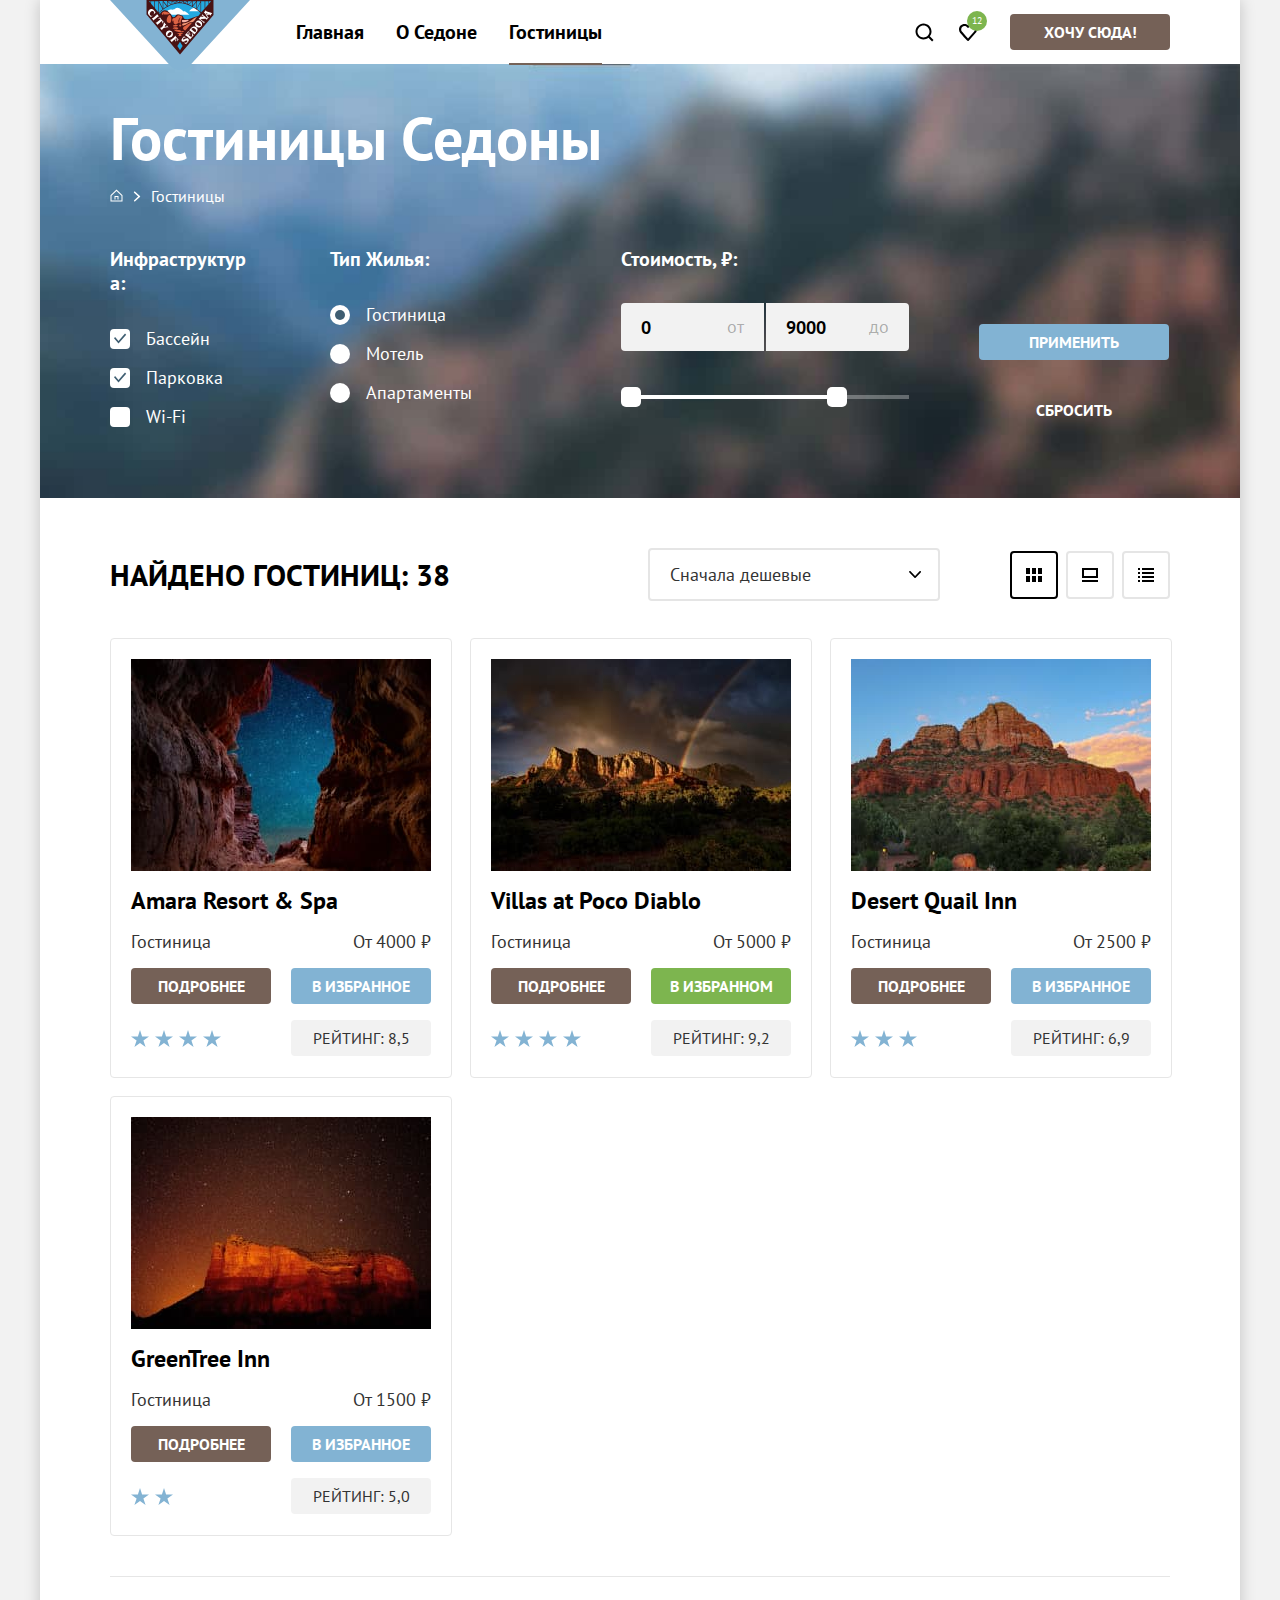
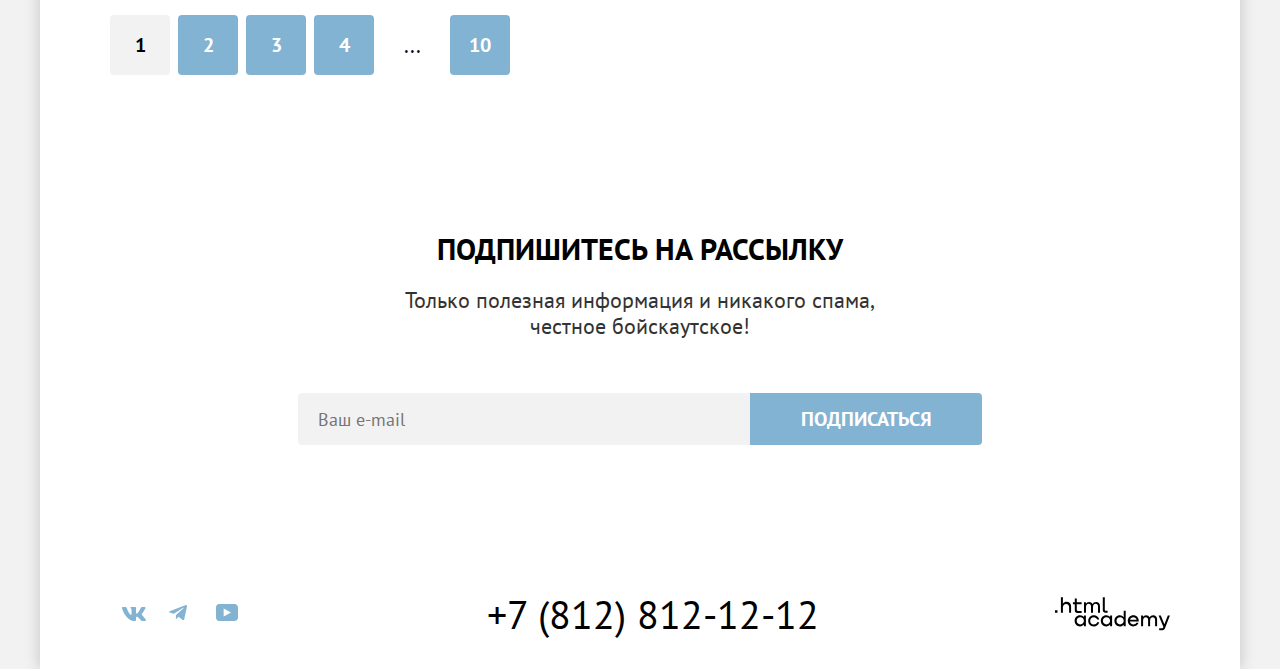
<file: 6/catalog.html>
<!DOCTYPE html>
<html lang="ru">

  <head>
    <meta charset="UTF-8">
    <meta name="viewport" content="width=device-width, initial-scale=1.0">
    <title>Гостиницы Седоны</title>
    <link href="favicon.ico" rel="icon">
    <link type="image/png" href="img/favicon-32x32.png" rel="icon" sizes="32x32">
    <link rel="stylesheet" href="styles/styles.css">
    <base href="https://htmlacademy-htmlcss.github.io/2451963-sedona-1/6/">
</head>

  <body>
    <div class="wrapper">
      <!-- Шапка -->
      <header class="page-header">
        <nav class="navigation" aria-label="Навигация по сайту.">
          <a class="navigation-logo" href="index.html">
            <span class="visually-hidden">Логотип города Седона.</span>
            <svg aria-hidden="true" focusable="false" xmlns="http://www.w3.org/2000/svg" width="140" height="70" viewBox="0 0 140 70">
              <g clip-path="url(#a)">
                <path d="M140 0H0l60.362 65.7c5.276 5.8 14 5.8 19.276 0L140 0Z"></path>
                <path fill="#23A9E1" d="m37.232.5 32.565 37.9L102.261.7 37.231.5Z"></path>
                <path fill="#fff" d="M61.986 14.7h17.55c-1.318-.8-4.463-4.6-6.086-3.2-.102.1-4.971-5.7-8.116-2.9-2.74 2.5-4.058-.3-7.102 1.6-3.652 2.4 2.03 3.7 3.754 4.5Zm27.087-3.5-9.942.1c3.956-4.5 5.68-4 9.942-.1Z"></path>
                <path fill="#491213" d="M99.015 3.6V1.2h2.13l-2.13 2.4ZM49.102 13c.101.1 2.434-2.4 6.188-4.9 3.45-2.3 8.725-4.9 14.609-4.9s11.26 2.7 14.71 5c3.754 2.4 6.087 4.8 6.188 4.9l-2.536 3c-4.565.6-7.811 3.9-12.275 3.2-2.232-.4-2.334-1.6-2.942-2.9-.507-1-1.32-.8-2.334-1.2-.913-.4-1.521-1.1-3.449-.7-1.623.4-1.826 2.9-3.956 2.8-1.116-.1-1.218-1.6-2.841-3.6-4.16-4.9-7.953-4.29-10.59.21l-.772-.91ZM40.58 1.2v1.9l-1.623-1.9h1.623Zm54.681 0h3.246v3L95.261 8V1.2Zm-4.16 11.4V1.2h3.551v7.4l-3.55 4Zm-.507-10.4v9.9a26.332 26.332 0 0 0-3.652-3l3.652-6.9Zm-4.159-.3v6.8c-.507-.3-.913-.7-1.522-1-.71-.4-1.42-.9-2.232-1.3l3.754-4.5Zm-4.464-.2V6c-1.014-.5-2.13-1-3.145-1.5l3.145-2.8Zm.609-.5h3.754L82.58 5.8V1.2Zm4.362 0h3.652l-3.652 7.1V1.2Zm-8.927 0h3.956l-3.55 3.1c-.102 0-.203-.1-.305-.1l-.101-3Zm-.508.4V4a16.24 16.24 0 0 0-3.144-.9l3.144-1.5Zm-4.26 0v1.3c-.71-.1-1.42-.2-2.232-.3l2.232-1Zm-6.899 0 2.232 1c-.812 0-1.522.1-2.232.3V1.6Zm-4.16 0 3.146 1.5c-1.116.2-2.13.5-3.145.9V1.6Zm3.653 1.2-3.348-1.6h3.348v1.6Zm3.55-.4-2.84-1.3h2.84v1.3Zm.71-1.2h2.943l-2.942 1.3V1.2Zm3.754 0h3.247l-3.247 1.6V1.2Zm-12.58 3.1-3.55-3.1h3.956v3l-.405.1Zm-3.652-2.6 3.145 2.7c-1.116.4-2.13.9-3.145 1.5V1.7Zm-4.362.2 3.652 4.5c-1.319.7-2.536 1.5-3.652 2.4V1.9Zm-4.26.3 3.651 7c-1.318 1-2.536 2-3.652 3.2V2.2Zm3.753 6-3.652-7.1h3.652v7.1Zm4.362-2.5-3.753-4.6h3.753v4.6ZM44.334 7.5l-3.247-3.8V1.2h3.247v6.3Zm.608-6.3h3.551v11.2l-3.55-4.2v-7ZM36.522 0v14.6L70 54.5 103.48 15V0H36.522Z"></path>
                <path fill="#23A9E1" d="M67.362 46 70 41.8l2.638 4.2L70 50.2 67.362 46Z"></path>
                <path fill="#DC6243" d="M75.275 30.6c-3.449-2-2.637-3.5.203-4.9 1.522-.7 4.87-3.4 6.189-2.5l-6.392 7.4Zm-2.333 2.5c-2.029-.1-4.362-.4-6.391.1 1.217.3 4.26 1.2 1.42 1.9 1.015 1.4 2.638 1.3 3.652.1-.405-.2-.71-.5-1.014-.7 1.116-.3 2.13-.9 2.333-1.4Zm1.218-1.6c-.913-.8-1.928-.8-2.74 0-1.217-2.1-5.478-1.4-7.507-1.7 1.116 2.6 9.74 3.1 10.247 1.7Zm-6.899-2.2c-1.623-.5-6.898-.4-3.45-1.8 1.117-.4 6.798.1 3.45 1.8Zm2.029-3c-.507-1.1.406-2.4 1.725-1.4 1.217.8-.609 2-1.725 1.4Zm-2.942.1c-2.333.7-5.377-.8-1.623-1.5 2.333-.5 4.768.5 1.623 1.5.101 0-.101 0 0 0Zm-2.638-6.2c-.507 1.6-1.521 1.9-1.42 0 .102-2.3 1.623-1.7 3.246-2.6 1.32-.7 2.03-3.4 4.363-1.8 1.014.7 2.232.1 2.536 1.2 0-.1-2.942 6.7-1.319 6.7-3.246 0-1.826-3.8-.609-6.4-1.217.6-3.145 4.3-1.521 5-.812 1.1-3.45 2.6-4.768 1.5-1.116-1-.508-2.3-.508-3.6ZM59.652 23c-5.68 0-1.826-8.6.102-8.1 2.232.7 1.927 8.2-.102 8.1Zm-6.29-8.2c-2.637-.1-1.521-2.6.305-3.1 1.724-.5 5.275 1.1 6.493 2.2-1.826.6-4.16.5-6.189.6-.203-2-.71-1.3-.608.3Z"></path>
                <path fill="#F49774" d="M72.84 25.8c-2.941-3 4.363-2.7 5.58-3.8.812.3 7.102-5.4 8.624-5-1.116 1.3-3.45 5.3-5.073 5.3-1.319 0-2.638-.2-3.652.7-1.522 1.4-3.957 2.1-5.478 2.8Z"></path>
                <path fill="#F4B1A4" d="M73.753 22.2c-1.623.9-3.144-2.5-.304-2.2 1.826.2 3.754-.2 5.478.1-1.319 1.5-3.145 2.3-5.174 2.1Z"></path>
                <path fill="#fff" d="M51.84 20.9c.305.4.61.8.508 1.4 0 .4-.609 1-.203 1.2l1.522-1.8c-.406-.1-3.551-3.8-3.551-4.2l-2.13 1.1c.101.4.811 0 1.217 0 .507 0 .913.4 1.319.7-1.116.9-3.855 3.3-4.16 3.3-.101 0-.71-.4-.71 0 0 .2.609.7.71.8l1.42 1.7c.407-.2-.1-.5.102-.8.102-.2 3.246-2.7 3.957-3.4Zm-3.449-4.5c.305-.1.406.3.609 0l-1.623-1.9c-.203-.3-.507-.6-.507 0 .101.4-4.058 3.7-4.261 3.8-.305.1-.508-.3-.71.1.507.6.913 1.1 1.42 1.7.203.2.304.4.507.6.203.2.102-.4.102-.4-.102-.3.304-.6.608-.8 1.015-1 3.551-3.1 3.855-3.1Zm-5.782-.6c-1.116.3-2.435-.1-2.74-1.3-.405-1.2.406-2.4 1.32-3.1.913-.7 2.333-.6 2.84.5.203.5.101 1.1-.101 1.6-.102.3-.406.6 0 .8.608-.7 1.116-1.4 1.724-2.1-.71-.4-1.014-1.1-1.522-1.7-.608-.7-1.318-1.4-2.333-1.5-1.927-.3-3.652 1.7-3.855 3.4-.101.9.203 1.8.812 2.6.507.6 1.217 1.1 1.623 1.8.203.1 1.826-.7 2.13-.8.203 0 .102-.1.102-.2 0 0-.508.2 0 0Zm25.87 23.6c-.71-.5-2.638-3-3.044-3.5l-.203-.3-.203.1c-.101.1.102.4 0 .6-.507.8-3.754 3.2-3.956 3.4-.406.2-.812-.1-1.015.2.507.6 1.826 2.3 2.029 2.3.304 0 .101-.5.101-.6.102-.2 1.725-1.6 2.334-2.1.203-.2.406.3.608.5.203.3.305.7.203 1-.101.2-.507.6-.203.8.406-.5 1.522-1.8 1.725-2 .203-.2-.406 0-.304-.1-.203.1-.508.2-.71 0-.102 0-.71-.7-.61-.8.305-.2.61-.6 1.015-.7.61-.1 1.015 1 1.116 1.4.102.4.102.8-.101 1.1-.102.3-.304.5 0 .6l1.42-1.9c0 .1-.101.1-.203 0 .102.1-.101 0 0 0Zm-9.334-8.9c-.71 0-1.42.3-2.029.8-1.42 1.2-1.623 3.3-.507 4.8 1.319 1.7 3.449 1.9 5.174.7 1.42-1.2 1.623-3.3.507-4.8-.812-1-2.03-1.5-3.145-1.5Zm1.217 1.4c.913-.1 1.522.8 1.116 1.8-.406 1-1.42 2-2.434 2.4-1.218.5-2.03-.5-1.522-1.7.406-1 1.42-2 2.435-2.4.101 0 .203-.1.405-.1Zm-2.84-4.6c.304 0 .608.4.811 0l-1.42-1.7c-.406.2 0 .4-.101.6-.203.3-1.725.5-2.13.6.1-.4.608-1.7.81-1.8.407-.3.61.3.812-.1l-1.826-2.1c-.203-.2-.406-.7-.608-.4 0 0 0 1-.102 1.1-.101.2-.608 2.4-1.217 2.9-.305.3-1.522 1.3-1.826 1.4-.305.1-.508-.4-.812 0l1.623 1.9c.102.1.406.6.508.6.304.1 0-.6.101-.7.101-.3 1.623-1.8 2.333-1.9.913-.2 2.03-.5 3.044-.4.203 0-.203 0 0 0Zm24.55 6.7c.102.4.203.9.102 1.3-.102.6-.609 1.9-1.42 1.5-.812-.4-1.42-1.1-2.13-1.7.507-.6 1.014-1.1 1.927-.8.203.1.406 0 .203-.2-.305-.2-2.03-1.3-2.13-1.2-.204.2.304.6.1 1-.1.3-.405.5-.608.8-.507-.4-1.217-.8-.71-1.5.406-.4.811-.8 1.42-.9.406-.1 1.218.3 1.319-.1-.71-.3-1.42-.7-2.13-1 .101.5-2.232 2.9-2.74 3.5-.101.1-.405.4-.405.5 0 .3.405.1.405.1.305-.1 4.464 3.3 4.566 3.6.101.2-.102.4 0 .5 0 0 .101.1.203.1.304-.3 2.942-3.9 3.55-4l-1.521-2.4c-.406.2-.102.7 0 .9Zm-4.058 4.4c-1.318-.9-3.652.8-4.057 1-.71.3-1.218-.4-.812-1 .304-.5.913-.8 1.522-.8.203 0 .913.1.913 0 .101-.1.101-.1 0-.2-.609-.4-1.116-.8-1.725-1.1-.101.7-.913 1.1-1.319 1.6-.507.6-1.014 1.3-1.014 2s.406 1.4 1.116 1.7c.71.4 1.521.1 2.232-.3.405-.3.811-.6 1.217-.8.609-.3 1.522 0 1.319.8-.203.7-.913 1.3-1.623 1.5-.406.1-.812.1-1.218-.1-.304-.1-.608-.5-.811-.1l2.333 1.6c.102-.5.304-.7.71-1 .507-.4.913-.9 1.319-1.4.812-.9 1.116-2.5-.102-3.4ZM95.87 10.3c0 .1 0 .1 0 0l-.913 1-.812 1c-.203.2-.304.3 0 .5.507-.3 3.55 4.8 3.348 5.5-.507.2-4.565-3.3-4.667-3.5 0-.1.203-.7-.101-.6-.102 0-.508.6-.609.7l-.609.7c.203.3.305 0 .609 0 .203.1 1.217.9 1.522 1.1-.508 0-1.725.1-1.928.1-.608.1-.304-.4-.71-.6L89.478 18l-.913 1v.1c.203.2.102.1.406 0 .304-.1 4.362 3.2 4.464 3.4.203.3-.102.6.304.8l1.218-1.4c.101-.1.101-.1 0-.1-.305-.2-.305.1-.71.1-.305-.1-2.943-2.2-3.856-3l5.377-.2c.203 0 .71.6.71.8-.101.2-.304.4 0 .5.305-.4.609-.7.913-1.1l.102-.2c.101 0 .101-.1.101-.2l.102-.1c.304-.3 1.217-1.3 1.116-1.4-.305-.3-.406.3-.812 0-.203-.2-.812-1.2-.913-1.4-.203-.3.406-.6.609-.7.507-.3 2.13-.8 2.333.2 0 .2-.203.4-.101.5 0 0 .101.2.202.1l2.131-2.6-.203-.2c-.507.5-5.58-1.5-5.884-1.8-.102-.2-.102-.8-.304-.8Zm-.203 2.6c.811.3 1.521.6 2.333 1l-.609.3c-.203.1-.405.3-.608.5l-1.116-1.8Zm-6.696 7.7c-1.116-.1-2.232.4-3.043 1.3-1.218 1.5-1.116 3.7.405 4.9 1.522 1.2 3.754.9 4.971-.5 1.218-1.5 1.116-3.7-.405-4.9-.508-.4-1.218-.7-1.928-.8Zm-1.42 1.6c.608 0 1.319.4 1.724.7.812.5 2.232 1.7 1.522 2.7 0-.1.102-.1-.101.1-.812.8-2.232.1-2.942-.5-.71-.5-2.03-1.7-1.218-2.7.305-.2.609-.3 1.015-.3Zm-3.145 4.3c-1.218-.1-2.435.5-3.348 1.6-.609.8-1.319 1.5-1.928 2.3.203.3.508-.1.812.1.304.2 4.16 3.3 4.16 3.5.1.3-.203.4.1.6.102.1 2.943-3.4 3.247-4a2.94 2.94 0 0 0-.811-3.2c.101.1.203.1 0 0-.812-.6-1.522-.9-2.232-.9Zm-1.116 1.6h.304c1.42.4 3.45 2.1 2.13 3.6l-.405.4c-.203.2-4.261-3-4.058-3.2.406-.5 1.319-.9 2.029-.8Z"></path>
              </g>
              <defs>
                <path fill="#fff" d="M0 0h140v70H0z"></path>
              </defs>
            </svg>
          </a>
          <ul class="navigation-list">
            <li class="navigation-item">
              <a class="navigation-link" href="index.html" aria-label="Перейти на страницу.">Главная</a>
            </li>
            <li class="navigation-item">
              <a class="navigation-link" href="#" aria-label="Вы на странице.">О Седоне</a>
            </li>
            <li class="navigation-item">
              <a class="navigation-link navigation-link-current" href="catalog.html" aria-current="page">Гостиницы</a>
            </li>
          </ul>
          <ul class="navigation-user">
            <li class="navigation-user-item">
              <a class="navigation-user-link navigation-user-link-search" href="#">
                <svg class="navigation-icon" width="19" height="19" viewBox="0 0 19 19" xmlns="http://www.w3.org/2000/svg"><path d="m18.5 17.008-3.7-3.68c1-1.292 1.7-2.983 1.7-4.872C16.5 4.08 12.9.5 8.5.5s-8 3.68-8 8.055c0 4.376 3.6 7.956 8 7.956 1.8 0 3.5-.597 4.9-1.69l3.7 3.679 1.4-1.492Zm-10-2.486c-3.3 0-6-2.685-6-5.967 0-3.282 2.7-5.967 6-5.967s6 2.685 6 5.967c0 3.282-2.7 5.967-6 5.967Z" fill="#000"/></svg>
                <span class="visually-hidden">Поиск</span>
              </a>
            </li>
            <li class="navigation-user-item">
              <a class="navigation-user-link navigation-user-link-favorite" aria-label="Избранное." href="#">
                <span class="navigation-user-quantity">12</span>
                <svg class="navigation-icon" width="18" height="17" viewBox="0 0 18 17" xmlns="http://www.w3.org/2000/svg">
                <path d="M8.9 17C8.6 17 8.3 16.9 8.1 16.6C2.7 10.5 1.4 9.1 1.1 8.7C0.4 7.8 0 6.6 0 5.4C0 2.4 2.4 0 5.5 0C6.8 0 8 0.5 9 1.3C10 0.5 11.3 0 12.5 0C15.5 0 18 2.4 18 5.4C18 6.7 17.5 7.9 16.7 8.8L9.7 16.7C9.5 16.9 9.3 17 8.9 17ZM2.9 7.5C3.2 7.9 6.4 11.5 9 14.4L15.2 7.4C15.7 6.9 15.9 6.2 15.9 5.4C15.9 3.6 14.4 2.1 12.6 2.1C11.6 2.1 10.6 2.6 9.9 3.4C9.6 3.7 9.3 3.8 9 3.8C8.7 3.8 8.4 3.6 8.2 3.4C7.5 2.6 6.5 2.1 5.5 2.1C3.7 2.1 2.2 3.6 2.2 5.4C2.1 6.3 2.5 7 2.9 7.5C2.8 7.5 2.8 7.5 2.9 7.5Z" fill="black"/>
                </svg>
              </a>
            </li>
          </ul>
          <a class="navigation-button button" href="#">Хочу сюда!</a>
        </nav>
      </header>
      <!-- Индивидуальный контент этой страницы -->
      <main class="main-catalog main-container">
        <!-- Фильтры -->
        <section class="filter">
          <header class="filter-header">
            <h1 class="filter-title">Гостиницы Седоны</h1>
            <ul class="breadcrumbs">
              <li class="breadcrumbs-item">
                <a class="breadcrumbs-link breadcrumbs-link-home" href="index.html">
                  <svg width="13" height="13" viewBox="0 0 13 13" xmlns="http://www.w3.org/2000/svg"><path d="m6.5.5-6 5.8v6.2h12V6.3L6.5.5Zm5 11h-10V6.7l5-4.8 5 4.8v4.8Z"/><path d="M4.5 10.5h1V8h2v2.5h1V7h-4v3.5Z"/></svg>
                </a>
              </li>
              <li class="breadcrumbs-item">
                <a class="breadcrumbs-link breadcrumbs-link-current" href="catalog.html" aria-current="page">Гостиницы</a>
              </li>
            </ul>
          </header>
          <form class="catalog-filter" action="https://echo.htmlacademy.ru/" method="post">
            <!-- Чекбокс кнопки -->
            <fieldset class="catalog-filter-group catalog-filter-group-checkbox">
              <legend class="catalog-filter-title">Инфраструктура:</legend>
                <ul class="catalog-filter-list control-list">
                  <li class="catalog-filter-item">
                    <label class="control-label" for="pool">
                      <input class="control-input" id="pool" type="checkbox" name="pool" checked>
                      <span class="control-text">Бассейн</span>
                    </label>
                  </li>
                  <li class="catalog-filter-item">
                    <label class="control-label" for="parking">
                      <input class="control-input" id="parking" type="checkbox" name="parking" checked>
                      <span class="control-text">Парковка</span>
                    </label>
                  </li>
                  <li class="catalog-filter-item">
                    <label class="control-label" for="wifi">
                      <input class="control-input" id="wifi" type="checkbox" name="wifi">
                      <span class="control-text">Wi-Fi</span>
                    </label>
                  </li>
                </ul>
            </fieldset>
            <!-- Радио кнопки -->
            <fieldset class="catalog-filter-group catalog-filter-group-radio">
              <legend class="catalog-filter-title">Тип Жилья:</legend>
                <ul class="catalog-filter-list control-list">
                  <li class="catalog-filter-item">
                    <label class="control-label" for="hotel">
                      <input class="control-input" id="hotel" type="radio" name="type-housing" value="hotel" checked>
                      <span class="control-text">Гостиница</span>
                    </label>
                  </li>
                  <li class="catalog-filter-item">
                    <label class="control-label" for="motel">
                      <input class="control-input" id="motel" type="radio" name="type-housing" value="motel">
                      <span class="control-text">Мотель</span>
                    </label>
                  </li>
                  <li class="catalog-filter-item">
                    <label class="control-label" for="apartments">
                      <input class="control-input" id="apartments" type="radio" name="type-housing" value="apartments">
                      <span class="control-text">Апартаменты</span>
                    </label>
                  </li>
                </ul>
            </fieldset>
            <!-- Ограничение цены -->
            <fieldset class="catalog-filter-group catalog-filter-group-range">
              <legend class="catalog-filter-title">Стоимость, ₽:</legend>
                <div class="range-input-container">
                  <div class="range-item">
                    <label class="range-label" for="min-input">от</label>
                    <input class="range-input range-input-min field" id="min-input" name="min-input" type="text" value="0" placeholder="0">
                  </div>
                  <div class="range-item">
                    <label class="range-label" for="max-input">до</label>
                    <input class="range-input range-input-max field" id="max-input" name="max-input" type="text" value="9000" placeholder="9000">
                  </div>
                </div>
                <div class="range-scale">
                  <div class="range-progress" style="left: 0; width: 226px">
                    <button class="range-toggle toggle-min" type="button">
                      <span class="visually-hidden">Минимальная цена.</span>
                    </button>
                    <button class="range-toggle toggle-max" type="button">
                      <span class="visually-hidden">Максимальная цена.</span>
                    </button>
                  </div>
                </div>
            </fieldset>
            <!-- Кнопки взаимодействия с формой -->
            <fieldset class="catalog-filter-group catalog-filter-group-buttons">
              <button class="filter-submit button button-light" type="submit">Применить</button>
              <button class="filter-reset button button-transparent" type="reset">Сбросить</button>
            </fieldset>
          </form>
        </section>
        <!-- Сортировка -->
        <section class="sorting">
          <h2 class="visually-hidden">Сортировка</h2>
          <p class="sorting-subtitle page-title">Найдено гостиниц: <output class="outcome-found">38</output></p>
          <!-- Вопрос по смене стрелочки селектора-->
          <select class="sorting-select" aria-label="Сортировка.">
            <option value="cheap" selected>Сначала дешевые</option>
            <option value="expensive">Сначала дорогие</option>
          </select>
          <!-- Кнопки отображения карточек -->
          <ul class="sorting-view">
            <li class="sorting-view-item">
              <a class="view-link view-link-tablet view-link-current" href="#">
                <span class="visually-hidden">Показать карточки</span>
              </a>
            </li>
            <li class="sorting-view-item">
              <a class="view-link view-link-slideshow" href="#">
                <span class="visually-hidden">Показать каждую отдельно</span>
              </a>
            </li>
            <li class="sorting-view-item">
              <a class="view-link view-link-list" href="#">
                <span class="visually-hidden">Показать список</span>
              </a>
            </li>
          </ul>
        </section>
        <!-- Секция с карточками -->
        <div class="catalog-wrapper">
          <section class="catalog">
            <h2 class="visually-hidden">Каталог гостиниц</h2>
            <ul class="catalog-list">
              <li class="catalog-card">
                <a class="catalog-card-link" href="#" aria-label="Карточка отеля.">
                  <img class="catalog-img" src="images/jpg/image-card.jpg" width="300" height="212" alt="Фото расщелены скалы.">
                  <h3 class="catalog-card-title">Amara Resort &amp; Spa</h3>
                </a>
                <p class="catalog-text catalog-card-subtitle">Гостиница</p>
                <p class="catalog-text catalog-card-price">От 4000 ₽</p>
                <a class="catalog-button-more button" href="#">Подробнее</a>
                <button class="catalog-button-favorite button button-light" type="button">В избранное</button>
                <div class="catalog-raiting-stars catalog-raiting-stars-4">
                  <span class="visually-hidden">4 звезды из 5 звезд</span>
                  <span class="catalog-raiting-stars-item"></span>
                  <span class="catalog-raiting-stars-item"></span>
                  <span class="catalog-raiting-stars-item"></span>
                  <span class="catalog-raiting-stars-item"></span>
                </div>
                <p class="catalog-raiting-text button">Рейтинг: 8,5</p>
              </li>
              <li class="catalog-card">
                <a class="catalog-card-link" href="#" aria-label="Карточка отеля.">
                  <img class="catalog-img" src="images/jpg/image-card2.jpg" width="300" height="212" alt="Фото скалы на фоне радуги.">
                  <h3 class="catalog-card-title">Villas at Poco Diablo</h3>
                </a>
                <p class="catalog-text catalog-card-subtitle">Гостиница</p>
                <p class="catalog-text catalog-card-price">От 5000 ₽</p>
                <a class="catalog-button-more button" href="#">Подробнее</a>
                <button class="catalog-button-favorite button button-light catalog-button-favorite-current" type="button">В избранном</button>
                <div class="catalog-raiting-stars catalog-raiting-stars-4">
                  <span class="visually-hidden">4 звезды из 5 звезд</span>
                  <span class="catalog-raiting-stars-item"></span>
                  <span class="catalog-raiting-stars-item"></span>
                  <span class="catalog-raiting-stars-item"></span>
                  <span class="catalog-raiting-stars-item"></span>
                </div>
                <p class="catalog-raiting-text button">Рейтинг: 9,2</p>
              </li>
              <li class="catalog-card">
                <a class="catalog-card-link" href="#" aria-label="Карточка отеля.">
                  <img class="catalog-img" src="images/jpg/image-card3.jpg" width="300" height="212" alt="Фото скалы в ясный день.">
                  <h3 class="catalog-card-title">Desert Quail Inn</h3>
                </a>
                <p class="catalog-text catalog-card-subtitle">Гостиница</p>
                <p class="catalog-text catalog-card-price">От 2500 ₽</p>
                <a class="catalog-button-more button" href="#">Подробнее</a>
                <button class="catalog-button-favorite button button-light" type="button">В избранное</button>
                <div class="catalog-raiting-stars catalog-raiting-stars-4">
                  <span class="visually-hidden">3 звезды из 5 звезд</span>
                  <span class="catalog-raiting-stars-item"></span>
                  <span class="catalog-raiting-stars-item"></span>
                  <span class="catalog-raiting-stars-item"></span>
                </div>
                <p class="catalog-raiting-text button">Рейтинг: 6,9 </p>
              </li>
              <li class="catalog-card">
                <a class="catalog-card-link" href="#" aria-label="Карточка отеля.">
                  <img class="catalog-img" src="images/jpg/image-card4.jpg" width="300" height="212" alt="Фото скалы с звездным небом.">
                  <h3 class="catalog-card-title">GreenTree Inn</h3>
                </a>
                <p class="catalog-text catalog-card-subtitle">Гостиница</p>
                <p class="catalog-text catalog-card-price">От 1500 ₽</p>
                <a class="catalog-button-more button" href="#">Подробнее</a>
                <button class="catalog-button-favorite button button-light" type="button">В избранное</button>
                <div class="catalog-raiting-stars catalog-raiting-stars-4">
                  <span class="visually-hidden">2 звезды из 5 звезд</span>
                  <span class="catalog-raiting-stars-item"></span>
                  <span class="catalog-raiting-stars-item"></span>
                </div>
                <p class="catalog-raiting-text button">Рейтинг: 5,0 </p>
              </li>
            </ul>
            <!-- Пагинация -->
            <ul class="pagination">
              <li class="pagination-item">
                <a class="pagination-link pagination-link-current" href="#" aria-current="page">1</a>
              </li>
              <li class="pagination-item">
                <a class="pagination-link" href="#">2</a>
              </li>
              <li class="pagination-item">
                <a class="pagination-link" href="#">3</a>
              </li>
              <li class="pagination-item">
                <a class="pagination-link " href="#">4</a>
              </li>
              <li class="pagination-item">
                <a class="pagination-link pagination-link-more" aria-label="Показать другие страницы." href="#">...</a>
              </li>
              <li class="pagination-item">
                <a class="pagination-link" href="#">10</a>
              </li>
            </ul>
          </section>
        </div>
        <!-- Подписка -->
        <article class="subscribe subscribe-catalog">
          <div class="subscribe-container">
            <h2 class="subscribe-title page-title">Подпишитесь на рассылку</h2>
            <p class="subscribe-subtitle page-subtitle">Только полезная информация и никакого спама, <br>честное бойскаутское!</p>
          </div>
          <form class="subscribe-form" action="https://echo.htmlacademy.ru/" method="post">
            <label class="visually-hidden" for="subscribe-email">Введите свой Email</label>
            <input class="subscribe-input field" type="text"
            id="subscribe-email" name="subscribe-email" placeholder="Ваш e-mail">
            <button class="subscribe-button button button-light" type="submit">Подписаться</button>
          </form>
        </article>
      </main>
      <!-- Подвал сайта -->
      <footer class="page-footer">
        <!-- Социальные сети-->
        <ul class="page-footer-social social-list">
          <li class="social-item social-item-vk">
            <a class="social-link" href="https://vk.com/htmlacademy" aria-label="Перейти во.">
              <span class="visually-hidden">Ссылка на вконтакте</span>
              <svg class="social-icon" width="24" height="14" viewBox="0 0 24 14" xmlns="http://www.w3.org/2000/svg"><path fill-rule="evenodd" clip-rule="evenodd" d="M23.45.948c.166-.546 0-.948-.795-.948H20.03c-.668 0-.976.347-1.143.73 0 0-1.335 3.196-3.226 5.272-.612.602-.89.793-1.224.793-.167 0-.418-.191-.418-.738V.948c0-.656-.184-.948-.74-.948H9.151c-.417 0-.668.304-.668.593 0 .621.946.765 1.043 2.513v3.798c0 .833-.153.984-.487.984-.89 0-3.055-3.211-4.34-6.885C4.45.288 4.198 0 3.527 0H.9C.15 0 0 .347 0 .73c0 .682.89 4.07 4.145 8.551C6.315 12.341 9.37 14 12.153 14c1.669 0 1.875-.368 1.875-1.003v-2.313c0-.737.158-.884.687-.884.39 0 1.057.192 2.615 1.667C19.11 13.216 19.403 14 20.405 14h2.625c.75 0 1.126-.368.91-1.096-.238-.724-1.088-1.775-2.215-3.022-.612-.71-1.53-1.475-1.809-1.858-.389-.491-.278-.71 0-1.147 0 0 3.2-4.426 3.533-5.929h.001Z"/></svg>
            </a>
          </li>
          <li class="social-item social-item-tg">
            <a class="social-link" href="https://t.me/htmlacademy" aria-label="Перейти в.">
              <span class="visually-hidden">Ссылка на телеграм</span>
              <svg class="social-icon" width="18" height="16" viewBox="0 0 18 16" xmlns="http://www.w3.org/2000/svg"><path d="M16.785.1.84 6.247C-.248 6.685-.24 7.292.64 7.563L4.735 8.84l9.472-5.976c.448-.273.857-.126.52.172L7.053 9.962H7.05h.002l-.283 4.22c.414 0 .597-.19.829-.413l1.988-1.934 4.136 3.055c.762.42 1.31.204 1.5-.706L17.938 1.39c.278-1.114-.425-1.619-1.153-1.29Z"/></svg>
            </a>
          </li>
          <li class="social-item social-item-yt">
            <a class="social-link" href="https://www.youtube.com/user/htmlacademyru" aria-label="Перейти в.">
              <span class="visually-hidden">Ссылка на ютуб</span>
              <svg class="social-icon" width="22" height="17" viewBox="0 0 22 17" xmlns="http://www.w3.org/2000/svg"><path d="M18.607 0H3.174C1.314 0 0 1.594 0 3.4v10.094C0 15.406 1.313 17 3.174 17h15.652C20.468 17 22 15.406 22 13.6V3.4C21.781 1.594 20.468 0 18.607 0ZM7.662 12.537V4.463L14.995 8.5l-7.333 4.037Z"/></svg>
            </a>
          </li>
        </ul>
        <a class="page-footer-phone" href="tel:88128121212">+7 (812) 812-12-12 </a>
        <a class="page-footer-copyright" href="https://htmlacademy.ru" aria-label="Перейти на сайт HTML Academy.">
          <svg class="copyright-icon" width="115" height="34" viewBox="0 0 115 34" xmlns="http://www.w3.org/2000/svg"><g clip-path="url(#a)"><path d="M0 13.256v2.6h2.5v-2.6H0ZM11.6 4.856c-1.6 0-2.8.7-3.6 1.7h-.1v-6.2h-2v15.5h2v-5.3c0-2.1 1.3-3.6 3.3-3.6 1.8 0 2.9 1.4 2.9 3.2v5.7h2v-6.1c.1-3-1.8-4.9-4.5-4.9ZM26.6 5.156h-4.8v-3.7h-2v3.8h-1.9v2h1.9v6c0 1.7 1 2.7 2.7 2.7h4.1v-2h-3.7c-.7 0-1.1-.4-1.1-1.1v-5.7h4.8v-2ZM41.1 4.956c-1.6 0-2.9.8-3.5 2.1h-.1c-.6-1.2-1.8-2.1-3.4-2.1-1.4 0-2.5.8-3.1 1.8h-.1v-1.6H29v10.6h2v-5.4c0-2 1-3.5 2.6-3.5 1.5 0 2.4 1 2.4 2.6v6.3h2v-5.6c0-2.4 1.4-3.3 2.6-3.3 1.5 0 2.4 1 2.4 2.6v6.3h2v-6.5c.1-2.5-1.4-4.3-3.9-4.3ZM47.8 13.056c0 1.7 1 2.7 2.8 2.7h2v-2h-1.7c-.7 0-1.1-.4-1.1-1.1V.356h-2v12.7ZM28.9 20.056c-.9-1.1-2.2-1.8-3.9-1.8-3.1 0-5.4 2.3-5.4 5.6s2.3 5.6 5.4 5.6c1.8 0 3-.8 3.8-1.9h.1v1.6h2v-10.6h-2v1.5Zm-3.6 7.4c-2.2 0-3.6-1.6-3.6-3.6s1.4-3.6 3.6-3.6 3.6 1.6 3.6 3.6c0 1.9-1.4 3.6-3.6 3.6ZM44.2 22.356c-.5-2.4-2.6-4.1-5.4-4.1-3.4 0-5.6 2.5-5.6 5.6 0 3.1 2.2 5.6 5.6 5.6 2.8 0 4.9-1.8 5.4-4.2h-2.1c-.4 1.3-1.7 2.3-3.3 2.3-2.2 0-3.6-1.6-3.6-3.6s1.4-3.6 3.6-3.6c1.6 0 2.8 1 3.3 2.2h2.1v-.2ZM55.1 20.056c-.9-1.1-2.2-1.8-3.9-1.8-3.1 0-5.4 2.3-5.4 5.6s2.3 5.6 5.4 5.6c1.8 0 3-.8 3.8-1.9h.1v1.6h2v-10.6h-2v1.5Zm-3.6 7.4c-2.2 0-3.6-1.6-3.6-3.6s1.4-3.6 3.6-3.6 3.6 1.6 3.6 3.6c0 1.9-1.5 3.6-3.6 3.6ZM68.7 20.156c-.9-1.1-2.2-1.9-3.9-1.9-3.1 0-5.4 2.3-5.4 5.6s2.2 5.6 5.4 5.6c1.7 0 3-.8 3.8-1.8h.1v1.5h2v-15.4h-2v6.4Zm-3.6 7.3c-2.2 0-3.6-1.6-3.6-3.6s1.4-3.6 3.6-3.6 3.6 1.6 3.6 3.6c-.1 2-1.5 3.6-3.6 3.6ZM78.3 18.256c-3.3 0-5.5 2.5-5.5 5.6 0 3 2.1 5.6 5.5 5.6 2.5 0 4.5-1.3 5.2-3.6h-2.1c-.5 1-1.6 1.6-3 1.6-1.9 0-3.3-1.3-3.4-2.9h8.8c.2-3.6-2-6.3-5.5-6.3Zm0 1.9c1.7 0 3 1 3.3 2.6h-6.5c.3-1.5 1.5-2.6 3.2-2.6ZM98.2 18.256c-1.6 0-2.9.8-3.6 2h-.1c-.6-1.2-1.8-2-3.4-2-1.4 0-2.5.7-3.1 1.8v-1.5h-1.9v10.6h2v-5.4c0-2 1-3.4 2.6-3.5 1.5 0 2.4 1 2.4 2.6v6.3h2v-5.6c0-2.4 1.4-3.3 2.6-3.3 1.5 0 2.4 1 2.4 2.6v6.3h2v-6.5c.1-2.6-1.4-4.4-3.9-4.4ZM109.4 27.356l-3.6-8.9h-2.2l4.8 11.6c-.3.9-.7 1.2-1.7 1.2h-2.5v2h2.5c1.8 0 2.8-.8 3.5-2.6l4.7-12.2h-2.1l-3.4 8.9Z"/></g><defs><path transform="translate(0 .356)" d="M0 0h115v33H0z"/></defs>
          </svg>
        </a>
    </footer>
    </div>
  </body>

</html>
</file>
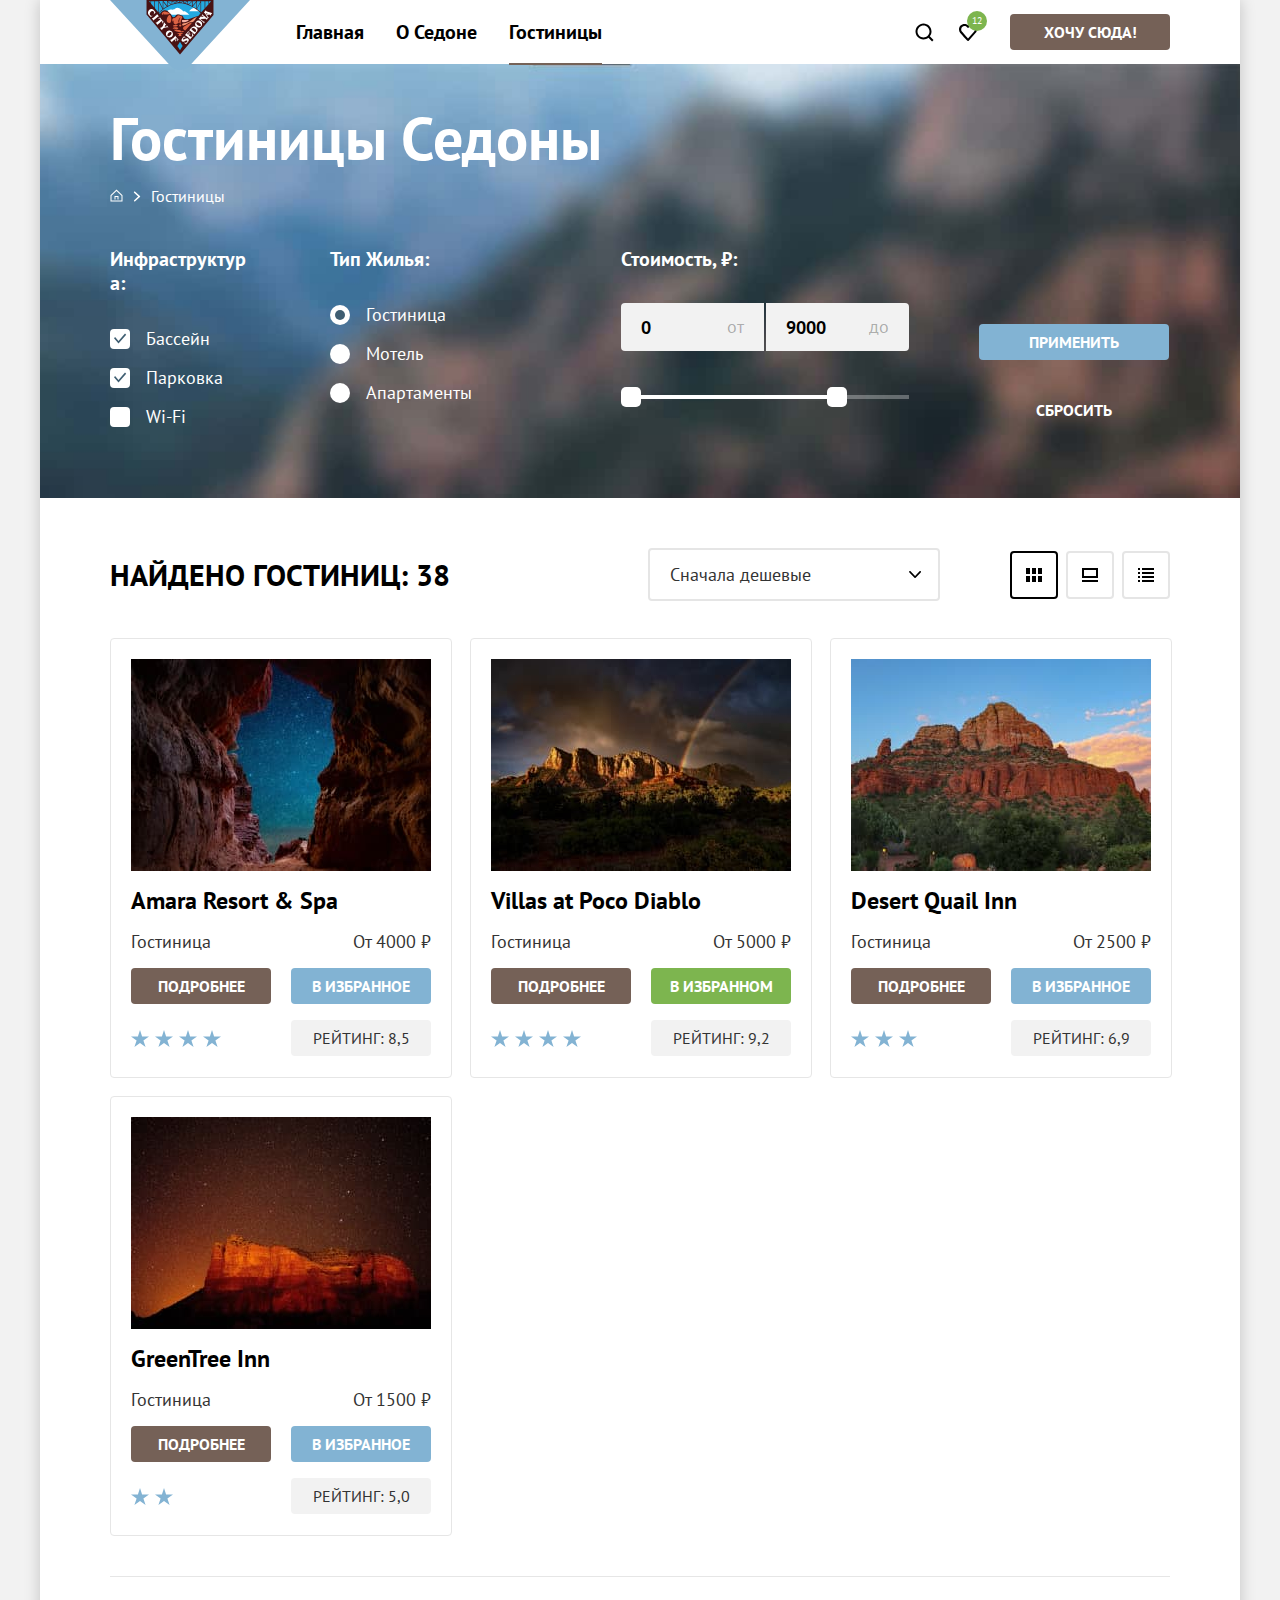
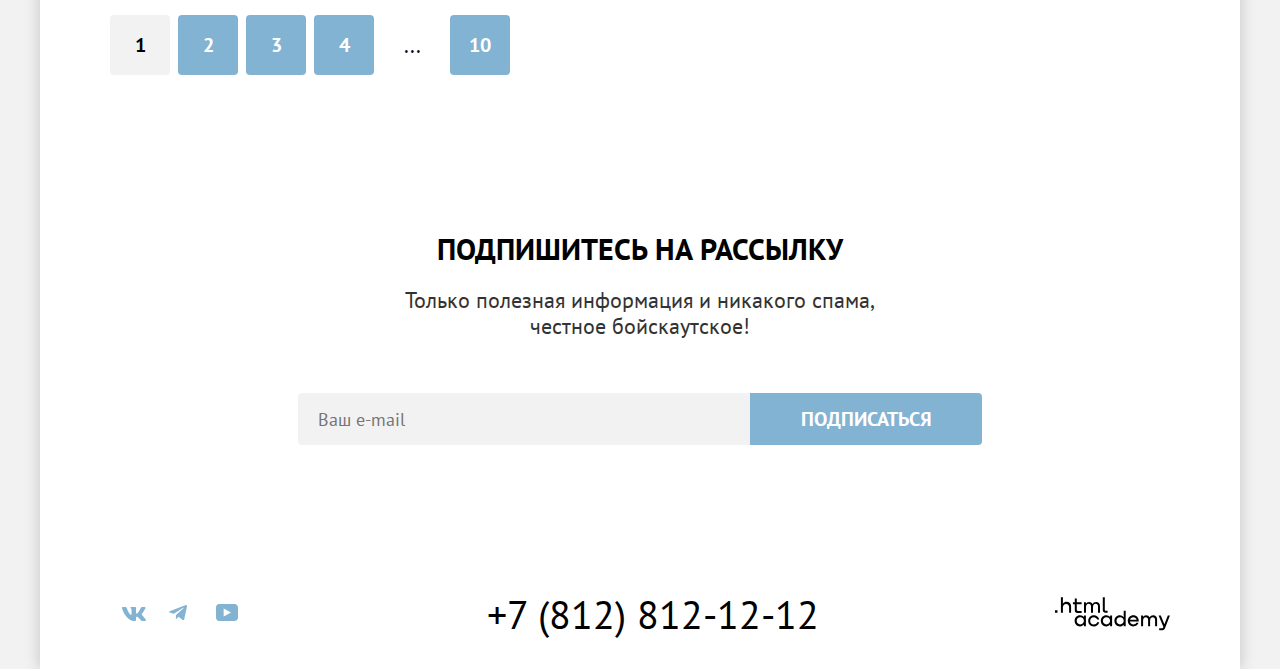
<file: 7/catalog.html>
<!DOCTYPE html>
<html lang="ru">

  <head>
    <meta charset="UTF-8">
    <meta name="viewport" content="width=device-width, initial-scale=1.0">
    <title>Гостиницы Седоны</title>
    <link href="favicon.ico" rel="icon">
    <link type="image/png" href="img/favicon-32x32.png" rel="icon" sizes="32x32">
    <link rel="stylesheet" href="styles/styles.css">
    <base href="https://htmlacademy-htmlcss.github.io/2451963-sedona-1/7/">
</head>

  <body>
    <div class="wrapper">
      <!-- Шапка -->
      <header class="page-header">
        <nav class="navigation" aria-label="Навигация по сайту.">
          <a class="navigation-logo" href="index.html">
            <span class="visually-hidden">Логотип города Седона.</span>
            <svg aria-hidden="true" focusable="false" xmlns="http://www.w3.org/2000/svg" width="140" height="70" viewBox="0 0 140 70">
              <g clip-path="url(#a)">
                <path d="M140 0H0l60.362 65.7c5.276 5.8 14 5.8 19.276 0L140 0Z"></path>
                <path fill="#23A9E1" d="m37.232.5 32.565 37.9L102.261.7 37.231.5Z"></path>
                <path fill="#fff" d="M61.986 14.7h17.55c-1.318-.8-4.463-4.6-6.086-3.2-.102.1-4.971-5.7-8.116-2.9-2.74 2.5-4.058-.3-7.102 1.6-3.652 2.4 2.03 3.7 3.754 4.5Zm27.087-3.5-9.942.1c3.956-4.5 5.68-4 9.942-.1Z"></path>
                <path fill="#491213" d="M99.015 3.6V1.2h2.13l-2.13 2.4ZM49.102 13c.101.1 2.434-2.4 6.188-4.9 3.45-2.3 8.725-4.9 14.609-4.9s11.26 2.7 14.71 5c3.754 2.4 6.087 4.8 6.188 4.9l-2.536 3c-4.565.6-7.811 3.9-12.275 3.2-2.232-.4-2.334-1.6-2.942-2.9-.507-1-1.32-.8-2.334-1.2-.913-.4-1.521-1.1-3.449-.7-1.623.4-1.826 2.9-3.956 2.8-1.116-.1-1.218-1.6-2.841-3.6-4.16-4.9-7.953-4.29-10.59.21l-.772-.91ZM40.58 1.2v1.9l-1.623-1.9h1.623Zm54.681 0h3.246v3L95.261 8V1.2Zm-4.16 11.4V1.2h3.551v7.4l-3.55 4Zm-.507-10.4v9.9a26.332 26.332 0 0 0-3.652-3l3.652-6.9Zm-4.159-.3v6.8c-.507-.3-.913-.7-1.522-1-.71-.4-1.42-.9-2.232-1.3l3.754-4.5Zm-4.464-.2V6c-1.014-.5-2.13-1-3.145-1.5l3.145-2.8Zm.609-.5h3.754L82.58 5.8V1.2Zm4.362 0h3.652l-3.652 7.1V1.2Zm-8.927 0h3.956l-3.55 3.1c-.102 0-.203-.1-.305-.1l-.101-3Zm-.508.4V4a16.24 16.24 0 0 0-3.144-.9l3.144-1.5Zm-4.26 0v1.3c-.71-.1-1.42-.2-2.232-.3l2.232-1Zm-6.899 0 2.232 1c-.812 0-1.522.1-2.232.3V1.6Zm-4.16 0 3.146 1.5c-1.116.2-2.13.5-3.145.9V1.6Zm3.653 1.2-3.348-1.6h3.348v1.6Zm3.55-.4-2.84-1.3h2.84v1.3Zm.71-1.2h2.943l-2.942 1.3V1.2Zm3.754 0h3.247l-3.247 1.6V1.2Zm-12.58 3.1-3.55-3.1h3.956v3l-.405.1Zm-3.652-2.6 3.145 2.7c-1.116.4-2.13.9-3.145 1.5V1.7Zm-4.362.2 3.652 4.5c-1.319.7-2.536 1.5-3.652 2.4V1.9Zm-4.26.3 3.651 7c-1.318 1-2.536 2-3.652 3.2V2.2Zm3.753 6-3.652-7.1h3.652v7.1Zm4.362-2.5-3.753-4.6h3.753v4.6ZM44.334 7.5l-3.247-3.8V1.2h3.247v6.3Zm.608-6.3h3.551v11.2l-3.55-4.2v-7ZM36.522 0v14.6L70 54.5 103.48 15V0H36.522Z"></path>
                <path fill="#23A9E1" d="M67.362 46 70 41.8l2.638 4.2L70 50.2 67.362 46Z"></path>
                <path fill="#DC6243" d="M75.275 30.6c-3.449-2-2.637-3.5.203-4.9 1.522-.7 4.87-3.4 6.189-2.5l-6.392 7.4Zm-2.333 2.5c-2.029-.1-4.362-.4-6.391.1 1.217.3 4.26 1.2 1.42 1.9 1.015 1.4 2.638 1.3 3.652.1-.405-.2-.71-.5-1.014-.7 1.116-.3 2.13-.9 2.333-1.4Zm1.218-1.6c-.913-.8-1.928-.8-2.74 0-1.217-2.1-5.478-1.4-7.507-1.7 1.116 2.6 9.74 3.1 10.247 1.7Zm-6.899-2.2c-1.623-.5-6.898-.4-3.45-1.8 1.117-.4 6.798.1 3.45 1.8Zm2.029-3c-.507-1.1.406-2.4 1.725-1.4 1.217.8-.609 2-1.725 1.4Zm-2.942.1c-2.333.7-5.377-.8-1.623-1.5 2.333-.5 4.768.5 1.623 1.5.101 0-.101 0 0 0Zm-2.638-6.2c-.507 1.6-1.521 1.9-1.42 0 .102-2.3 1.623-1.7 3.246-2.6 1.32-.7 2.03-3.4 4.363-1.8 1.014.7 2.232.1 2.536 1.2 0-.1-2.942 6.7-1.319 6.7-3.246 0-1.826-3.8-.609-6.4-1.217.6-3.145 4.3-1.521 5-.812 1.1-3.45 2.6-4.768 1.5-1.116-1-.508-2.3-.508-3.6ZM59.652 23c-5.68 0-1.826-8.6.102-8.1 2.232.7 1.927 8.2-.102 8.1Zm-6.29-8.2c-2.637-.1-1.521-2.6.305-3.1 1.724-.5 5.275 1.1 6.493 2.2-1.826.6-4.16.5-6.189.6-.203-2-.71-1.3-.608.3Z"></path>
                <path fill="#F49774" d="M72.84 25.8c-2.941-3 4.363-2.7 5.58-3.8.812.3 7.102-5.4 8.624-5-1.116 1.3-3.45 5.3-5.073 5.3-1.319 0-2.638-.2-3.652.7-1.522 1.4-3.957 2.1-5.478 2.8Z"></path>
                <path fill="#F4B1A4" d="M73.753 22.2c-1.623.9-3.144-2.5-.304-2.2 1.826.2 3.754-.2 5.478.1-1.319 1.5-3.145 2.3-5.174 2.1Z"></path>
                <path fill="#fff" d="M51.84 20.9c.305.4.61.8.508 1.4 0 .4-.609 1-.203 1.2l1.522-1.8c-.406-.1-3.551-3.8-3.551-4.2l-2.13 1.1c.101.4.811 0 1.217 0 .507 0 .913.4 1.319.7-1.116.9-3.855 3.3-4.16 3.3-.101 0-.71-.4-.71 0 0 .2.609.7.71.8l1.42 1.7c.407-.2-.1-.5.102-.8.102-.2 3.246-2.7 3.957-3.4Zm-3.449-4.5c.305-.1.406.3.609 0l-1.623-1.9c-.203-.3-.507-.6-.507 0 .101.4-4.058 3.7-4.261 3.8-.305.1-.508-.3-.71.1.507.6.913 1.1 1.42 1.7.203.2.304.4.507.6.203.2.102-.4.102-.4-.102-.3.304-.6.608-.8 1.015-1 3.551-3.1 3.855-3.1Zm-5.782-.6c-1.116.3-2.435-.1-2.74-1.3-.405-1.2.406-2.4 1.32-3.1.913-.7 2.333-.6 2.84.5.203.5.101 1.1-.101 1.6-.102.3-.406.6 0 .8.608-.7 1.116-1.4 1.724-2.1-.71-.4-1.014-1.1-1.522-1.7-.608-.7-1.318-1.4-2.333-1.5-1.927-.3-3.652 1.7-3.855 3.4-.101.9.203 1.8.812 2.6.507.6 1.217 1.1 1.623 1.8.203.1 1.826-.7 2.13-.8.203 0 .102-.1.102-.2 0 0-.508.2 0 0Zm25.87 23.6c-.71-.5-2.638-3-3.044-3.5l-.203-.3-.203.1c-.101.1.102.4 0 .6-.507.8-3.754 3.2-3.956 3.4-.406.2-.812-.1-1.015.2.507.6 1.826 2.3 2.029 2.3.304 0 .101-.5.101-.6.102-.2 1.725-1.6 2.334-2.1.203-.2.406.3.608.5.203.3.305.7.203 1-.101.2-.507.6-.203.8.406-.5 1.522-1.8 1.725-2 .203-.2-.406 0-.304-.1-.203.1-.508.2-.71 0-.102 0-.71-.7-.61-.8.305-.2.61-.6 1.015-.7.61-.1 1.015 1 1.116 1.4.102.4.102.8-.101 1.1-.102.3-.304.5 0 .6l1.42-1.9c0 .1-.101.1-.203 0 .102.1-.101 0 0 0Zm-9.334-8.9c-.71 0-1.42.3-2.029.8-1.42 1.2-1.623 3.3-.507 4.8 1.319 1.7 3.449 1.9 5.174.7 1.42-1.2 1.623-3.3.507-4.8-.812-1-2.03-1.5-3.145-1.5Zm1.217 1.4c.913-.1 1.522.8 1.116 1.8-.406 1-1.42 2-2.434 2.4-1.218.5-2.03-.5-1.522-1.7.406-1 1.42-2 2.435-2.4.101 0 .203-.1.405-.1Zm-2.84-4.6c.304 0 .608.4.811 0l-1.42-1.7c-.406.2 0 .4-.101.6-.203.3-1.725.5-2.13.6.1-.4.608-1.7.81-1.8.407-.3.61.3.812-.1l-1.826-2.1c-.203-.2-.406-.7-.608-.4 0 0 0 1-.102 1.1-.101.2-.608 2.4-1.217 2.9-.305.3-1.522 1.3-1.826 1.4-.305.1-.508-.4-.812 0l1.623 1.9c.102.1.406.6.508.6.304.1 0-.6.101-.7.101-.3 1.623-1.8 2.333-1.9.913-.2 2.03-.5 3.044-.4.203 0-.203 0 0 0Zm24.55 6.7c.102.4.203.9.102 1.3-.102.6-.609 1.9-1.42 1.5-.812-.4-1.42-1.1-2.13-1.7.507-.6 1.014-1.1 1.927-.8.203.1.406 0 .203-.2-.305-.2-2.03-1.3-2.13-1.2-.204.2.304.6.1 1-.1.3-.405.5-.608.8-.507-.4-1.217-.8-.71-1.5.406-.4.811-.8 1.42-.9.406-.1 1.218.3 1.319-.1-.71-.3-1.42-.7-2.13-1 .101.5-2.232 2.9-2.74 3.5-.101.1-.405.4-.405.5 0 .3.405.1.405.1.305-.1 4.464 3.3 4.566 3.6.101.2-.102.4 0 .5 0 0 .101.1.203.1.304-.3 2.942-3.9 3.55-4l-1.521-2.4c-.406.2-.102.7 0 .9Zm-4.058 4.4c-1.318-.9-3.652.8-4.057 1-.71.3-1.218-.4-.812-1 .304-.5.913-.8 1.522-.8.203 0 .913.1.913 0 .101-.1.101-.1 0-.2-.609-.4-1.116-.8-1.725-1.1-.101.7-.913 1.1-1.319 1.6-.507.6-1.014 1.3-1.014 2s.406 1.4 1.116 1.7c.71.4 1.521.1 2.232-.3.405-.3.811-.6 1.217-.8.609-.3 1.522 0 1.319.8-.203.7-.913 1.3-1.623 1.5-.406.1-.812.1-1.218-.1-.304-.1-.608-.5-.811-.1l2.333 1.6c.102-.5.304-.7.71-1 .507-.4.913-.9 1.319-1.4.812-.9 1.116-2.5-.102-3.4ZM95.87 10.3c0 .1 0 .1 0 0l-.913 1-.812 1c-.203.2-.304.3 0 .5.507-.3 3.55 4.8 3.348 5.5-.507.2-4.565-3.3-4.667-3.5 0-.1.203-.7-.101-.6-.102 0-.508.6-.609.7l-.609.7c.203.3.305 0 .609 0 .203.1 1.217.9 1.522 1.1-.508 0-1.725.1-1.928.1-.608.1-.304-.4-.71-.6L89.478 18l-.913 1v.1c.203.2.102.1.406 0 .304-.1 4.362 3.2 4.464 3.4.203.3-.102.6.304.8l1.218-1.4c.101-.1.101-.1 0-.1-.305-.2-.305.1-.71.1-.305-.1-2.943-2.2-3.856-3l5.377-.2c.203 0 .71.6.71.8-.101.2-.304.4 0 .5.305-.4.609-.7.913-1.1l.102-.2c.101 0 .101-.1.101-.2l.102-.1c.304-.3 1.217-1.3 1.116-1.4-.305-.3-.406.3-.812 0-.203-.2-.812-1.2-.913-1.4-.203-.3.406-.6.609-.7.507-.3 2.13-.8 2.333.2 0 .2-.203.4-.101.5 0 0 .101.2.202.1l2.131-2.6-.203-.2c-.507.5-5.58-1.5-5.884-1.8-.102-.2-.102-.8-.304-.8Zm-.203 2.6c.811.3 1.521.6 2.333 1l-.609.3c-.203.1-.405.3-.608.5l-1.116-1.8Zm-6.696 7.7c-1.116-.1-2.232.4-3.043 1.3-1.218 1.5-1.116 3.7.405 4.9 1.522 1.2 3.754.9 4.971-.5 1.218-1.5 1.116-3.7-.405-4.9-.508-.4-1.218-.7-1.928-.8Zm-1.42 1.6c.608 0 1.319.4 1.724.7.812.5 2.232 1.7 1.522 2.7 0-.1.102-.1-.101.1-.812.8-2.232.1-2.942-.5-.71-.5-2.03-1.7-1.218-2.7.305-.2.609-.3 1.015-.3Zm-3.145 4.3c-1.218-.1-2.435.5-3.348 1.6-.609.8-1.319 1.5-1.928 2.3.203.3.508-.1.812.1.304.2 4.16 3.3 4.16 3.5.1.3-.203.4.1.6.102.1 2.943-3.4 3.247-4a2.94 2.94 0 0 0-.811-3.2c.101.1.203.1 0 0-.812-.6-1.522-.9-2.232-.9Zm-1.116 1.6h.304c1.42.4 3.45 2.1 2.13 3.6l-.405.4c-.203.2-4.261-3-4.058-3.2.406-.5 1.319-.9 2.029-.8Z"></path>
              </g>
              <defs>
                <path fill="#fff" d="M0 0h140v70H0z"></path>
              </defs>
            </svg>
          </a>
          <ul class="navigation-list">
            <li class="navigation-item">
              <a class="navigation-link" href="index.html" aria-label="Перейти на страницу.">Главная</a>
            </li>
            <li class="navigation-item">
              <a class="navigation-link" href="#" aria-label="Вы на странице.">О Седоне</a>
            </li>
            <li class="navigation-item">
              <a class="navigation-link navigation-link-current" href="catalog.html" aria-current="page">Гостиницы</a>
            </li>
          </ul>
          <ul class="navigation-user">
            <li class="navigation-user-item">
              <a class="navigation-user-link navigation-user-link-search" href="#">
                <svg class="navigation-icon" width="19" height="19" viewBox="0 0 19 19" xmlns="http://www.w3.org/2000/svg"><path d="m18.5 17.008-3.7-3.68c1-1.292 1.7-2.983 1.7-4.872C16.5 4.08 12.9.5 8.5.5s-8 3.68-8 8.055c0 4.376 3.6 7.956 8 7.956 1.8 0 3.5-.597 4.9-1.69l3.7 3.679 1.4-1.492Zm-10-2.486c-3.3 0-6-2.685-6-5.967 0-3.282 2.7-5.967 6-5.967s6 2.685 6 5.967c0 3.282-2.7 5.967-6 5.967Z" fill="#000"/></svg>
                <span class="visually-hidden">Поиск</span>
              </a>
            </li>
            <li class="navigation-user-item">
              <a class="navigation-user-link navigation-user-link-favorite" aria-label="Избранное." href="#">
                <span class="navigation-user-quantity">12</span>
                <svg class="navigation-icon" width="18" height="17" viewBox="0 0 18 17" xmlns="http://www.w3.org/2000/svg">
                <path d="M8.9 17C8.6 17 8.3 16.9 8.1 16.6C2.7 10.5 1.4 9.1 1.1 8.7C0.4 7.8 0 6.6 0 5.4C0 2.4 2.4 0 5.5 0C6.8 0 8 0.5 9 1.3C10 0.5 11.3 0 12.5 0C15.5 0 18 2.4 18 5.4C18 6.7 17.5 7.9 16.7 8.8L9.7 16.7C9.5 16.9 9.3 17 8.9 17ZM2.9 7.5C3.2 7.9 6.4 11.5 9 14.4L15.2 7.4C15.7 6.9 15.9 6.2 15.9 5.4C15.9 3.6 14.4 2.1 12.6 2.1C11.6 2.1 10.6 2.6 9.9 3.4C9.6 3.7 9.3 3.8 9 3.8C8.7 3.8 8.4 3.6 8.2 3.4C7.5 2.6 6.5 2.1 5.5 2.1C3.7 2.1 2.2 3.6 2.2 5.4C2.1 6.3 2.5 7 2.9 7.5C2.8 7.5 2.8 7.5 2.9 7.5Z" fill="black"/>
                </svg>
              </a>
            </li>
          </ul>
          <a class="navigation-button button" href="#">Хочу сюда!</a>
        </nav>
      </header>
      <!-- Индивидуальный контент этой страницы -->
      <main class="main-catalog main-container">
        <!-- Фильтры -->
        <section class="filter">
          <header class="filter-header">
            <h1 class="filter-title">Гостиницы Седоны</h1>
            <ul class="breadcrumbs">
              <li class="breadcrumbs-item">
                <a class="breadcrumbs-link breadcrumbs-link-home" href="index.html">
                  <svg width="13" height="13" viewBox="0 0 13 13" xmlns="http://www.w3.org/2000/svg"><path d="m6.5.5-6 5.8v6.2h12V6.3L6.5.5Zm5 11h-10V6.7l5-4.8 5 4.8v4.8Z"/><path d="M4.5 10.5h1V8h2v2.5h1V7h-4v3.5Z"/></svg>
                </a>
              </li>
              <li class="breadcrumbs-item">
                <a class="breadcrumbs-link breadcrumbs-link-current" href="catalog.html" aria-current="page">Гостиницы</a>
              </li>
            </ul>
          </header>
          <form class="catalog-filter" action="https://echo.htmlacademy.ru/" method="post">
            <!-- Чекбокс кнопки -->
            <fieldset class="catalog-filter-group catalog-filter-group-checkbox">
              <legend class="catalog-filter-title">Инфраструктура:</legend>
                <ul class="catalog-filter-list control-list">
                  <li class="catalog-filter-item">
                    <label class="control-label" for="pool">
                      <input class="control-input" id="pool" type="checkbox" name="pool" checked>
                      <span class="control-text">Бассейн</span>
                    </label>
                  </li>
                  <li class="catalog-filter-item">
                    <label class="control-label" for="parking">
                      <input class="control-input" id="parking" type="checkbox" name="parking" checked>
                      <span class="control-text">Парковка</span>
                    </label>
                  </li>
                  <li class="catalog-filter-item">
                    <label class="control-label" for="wifi">
                      <input class="control-input" id="wifi" type="checkbox" name="wifi">
                      <span class="control-text">Wi-Fi</span>
                    </label>
                  </li>
                </ul>
            </fieldset>
            <!-- Радио кнопки -->
            <fieldset class="catalog-filter-group catalog-filter-group-radio">
              <legend class="catalog-filter-title">Тип Жилья:</legend>
                <ul class="catalog-filter-list control-list">
                  <li class="catalog-filter-item">
                    <label class="control-label" for="hotel">
                      <input class="control-input" id="hotel" type="radio" name="type-housing" value="hotel" checked>
                      <span class="control-text">Гостиница</span>
                    </label>
                  </li>
                  <li class="catalog-filter-item">
                    <label class="control-label" for="motel">
                      <input class="control-input" id="motel" type="radio" name="type-housing" value="motel">
                      <span class="control-text">Мотель</span>
                    </label>
                  </li>
                  <li class="catalog-filter-item">
                    <label class="control-label" for="apartments">
                      <input class="control-input" id="apartments" type="radio" name="type-housing" value="apartments">
                      <span class="control-text">Апартаменты</span>
                    </label>
                  </li>
                </ul>
            </fieldset>
            <!-- Ограничение цены -->
            <fieldset class="catalog-filter-group catalog-filter-group-range">
              <legend class="catalog-filter-title">Стоимость, ₽:</legend>
                <div class="range-input-container">
                  <div class="range-item">
                    <label class="range-label" for="min-input">от</label>
                    <input class="range-input range-input-min field" id="min-input" name="min-input" type="text" value="0" placeholder="0">
                  </div>
                  <div class="range-item">
                    <label class="range-label" for="max-input">до</label>
                    <input class="range-input range-input-max field" id="max-input" name="max-input" type="text" value="9000" placeholder="9000">
                  </div>
                </div>
                <div class="range-scale">
                  <div class="range-progress" style="left: 0; width: 226px">
                    <button class="range-toggle toggle-min" type="button">
                      <span class="visually-hidden">Минимальная цена.</span>
                    </button>
                    <button class="range-toggle toggle-max" type="button">
                      <span class="visually-hidden">Максимальная цена.</span>
                    </button>
                  </div>
                </div>
            </fieldset>
            <!-- Кнопки взаимодействия с формой -->
            <fieldset class="catalog-filter-group catalog-filter-group-buttons">
              <button class="filter-submit button button-light" type="submit">Применить</button>
              <button class="filter-reset button button-transparent" type="reset">Сбросить</button>
            </fieldset>
          </form>
        </section>
        <!-- Сортировка -->
        <section class="sorting">
          <h2 class="visually-hidden">Сортировка</h2>
          <p class="sorting-subtitle page-title">Найдено гостиниц: <output class="outcome-found">38</output></p>
          <!-- Вопрос по смене стрелочки селектора-->
          <select class="sorting-select" aria-label="Сортировка.">
            <option value="cheap" selected>Сначала дешевые</option>
            <option value="expensive">Сначала дорогие</option>
          </select>
          <!-- Кнопки отображения карточек -->
          <ul class="sorting-view">
            <li class="sorting-view-item">
              <a class="view-link view-link-tablet view-link-current" href="#">
                <span class="visually-hidden">Показать карточки</span>
              </a>
            </li>
            <li class="sorting-view-item">
              <a class="view-link view-link-slideshow" href="#">
                <span class="visually-hidden">Показать каждую отдельно</span>
              </a>
            </li>
            <li class="sorting-view-item">
              <a class="view-link view-link-list" href="#">
                <span class="visually-hidden">Показать список</span>
              </a>
            </li>
          </ul>
        </section>
        <!-- Секция с карточками -->
        <div class="catalog-wrapper">
          <section class="catalog">
            <h2 class="visually-hidden">Каталог гостиниц</h2>
            <ul class="catalog-list">
              <li class="catalog-card">
                <a class="catalog-card-link" href="#" aria-label="Карточка отеля.">
                  <img class="catalog-img" src="images/jpg/image-card.jpg" width="300" height="212" alt="Фото расщелены скалы.">
                  <h3 class="catalog-card-title">Amara Resort &amp; Spa</h3>
                </a>
                <p class="catalog-text catalog-card-subtitle">Гостиница</p>
                <p class="catalog-text catalog-card-price">От 4000 ₽</p>
                <a class="catalog-button-more button" href="#">Подробнее</a>
                <button class="catalog-button-favorite button button-light" type="button">В избранное</button>
                <div class="catalog-raiting-stars catalog-raiting-stars-4">
                  <span class="visually-hidden">4 звезды из 5 звезд</span>
                  <span class="catalog-raiting-stars-item"></span>
                  <span class="catalog-raiting-stars-item"></span>
                  <span class="catalog-raiting-stars-item"></span>
                  <span class="catalog-raiting-stars-item"></span>
                </div>
                <p class="catalog-raiting-text button">Рейтинг: 8,5</p>
              </li>
              <li class="catalog-card">
                <a class="catalog-card-link" href="#" aria-label="Карточка отеля.">
                  <img class="catalog-img" src="images/jpg/image-card2.jpg" width="300" height="212" alt="Фото скалы на фоне радуги.">
                  <h3 class="catalog-card-title">Villas at Poco Diablo</h3>
                </a>
                <p class="catalog-text catalog-card-subtitle">Гостиница</p>
                <p class="catalog-text catalog-card-price">От 5000 ₽</p>
                <a class="catalog-button-more button" href="#">Подробнее</a>
                <button class="catalog-button-favorite button button-light catalog-button-favorite-current" type="button">В избранном</button>
                <div class="catalog-raiting-stars catalog-raiting-stars-4">
                  <span class="visually-hidden">4 звезды из 5 звезд</span>
                  <span class="catalog-raiting-stars-item"></span>
                  <span class="catalog-raiting-stars-item"></span>
                  <span class="catalog-raiting-stars-item"></span>
                  <span class="catalog-raiting-stars-item"></span>
                </div>
                <p class="catalog-raiting-text button">Рейтинг: 9,2</p>
              </li>
              <li class="catalog-card">
                <a class="catalog-card-link" href="#" aria-label="Карточка отеля.">
                  <img class="catalog-img" src="images/jpg/image-card3.jpg" width="300" height="212" alt="Фото скалы в ясный день.">
                  <h3 class="catalog-card-title">Desert Quail Inn</h3>
                </a>
                <p class="catalog-text catalog-card-subtitle">Гостиница</p>
                <p class="catalog-text catalog-card-price">От 2500 ₽</p>
                <a class="catalog-button-more button" href="#">Подробнее</a>
                <button class="catalog-button-favorite button button-light" type="button">В избранное</button>
                <div class="catalog-raiting-stars catalog-raiting-stars-4">
                  <span class="visually-hidden">3 звезды из 5 звезд</span>
                  <span class="catalog-raiting-stars-item"></span>
                  <span class="catalog-raiting-stars-item"></span>
                  <span class="catalog-raiting-stars-item"></span>
                </div>
                <p class="catalog-raiting-text button">Рейтинг: 6,9 </p>
              </li>
              <li class="catalog-card">
                <a class="catalog-card-link" href="#" aria-label="Карточка отеля.">
                  <img class="catalog-img" src="images/jpg/image-card4.jpg" width="300" height="212" alt="Фото скалы с звездным небом.">
                  <h3 class="catalog-card-title">GreenTree Inn</h3>
                </a>
                <p class="catalog-text catalog-card-subtitle">Гостиница</p>
                <p class="catalog-text catalog-card-price">От 1500 ₽</p>
                <a class="catalog-button-more button" href="#">Подробнее</a>
                <button class="catalog-button-favorite button button-light" type="button">В избранное</button>
                <div class="catalog-raiting-stars catalog-raiting-stars-4">
                  <span class="visually-hidden">2 звезды из 5 звезд</span>
                  <span class="catalog-raiting-stars-item"></span>
                  <span class="catalog-raiting-stars-item"></span>
                </div>
                <p class="catalog-raiting-text button">Рейтинг: 5,0 </p>
              </li>
            </ul>
            <!-- Пагинация -->
            <ul class="pagination">
              <li class="pagination-item">
                <a class="pagination-link pagination-link-current" href="#" aria-current="page">1</a>
              </li>
              <li class="pagination-item">
                <a class="pagination-link" href="#">2</a>
              </li>
              <li class="pagination-item">
                <a class="pagination-link" href="#">3</a>
              </li>
              <li class="pagination-item">
                <a class="pagination-link " href="#">4</a>
              </li>
              <li class="pagination-item">
                <a class="pagination-link pagination-link-more" aria-label="Показать другие страницы." href="#">...</a>
              </li>
              <li class="pagination-item">
                <a class="pagination-link" href="#">10</a>
              </li>
            </ul>
          </section>
        </div>
        <!-- Подписка -->
        <article class="subscribe subscribe-catalog">
          <div class="subscribe-container">
            <h2 class="subscribe-title page-title">Подпишитесь на рассылку</h2>
            <p class="subscribe-subtitle page-subtitle">Только полезная информация и никакого спама, <br>честное бойскаутское!</p>
          </div>
          <form class="subscribe-form" action="https://echo.htmlacademy.ru/" method="post">
            <label class="visually-hidden" for="subscribe-email">Введите свой Email</label>
            <input class="subscribe-input field" type="text"
            id="subscribe-email" name="subscribe-email" placeholder="Ваш e-mail">
            <button class="subscribe-button button button-light" type="submit">Подписаться</button>
          </form>
        </article>
      </main>
      <!-- Подвал сайта -->
      <footer class="page-footer">
        <!-- Социальные сети-->
        <ul class="page-footer-social social-list">
          <li class="social-item social-item-vk">
            <a class="social-link" href="https://vk.com/htmlacademy" aria-label="Перейти во.">
              <span class="visually-hidden">Ссылка на вконтакте</span>
              <svg class="social-icon" width="24" height="14" viewBox="0 0 24 14" xmlns="http://www.w3.org/2000/svg"><path fill-rule="evenodd" clip-rule="evenodd" d="M23.45.948c.166-.546 0-.948-.795-.948H20.03c-.668 0-.976.347-1.143.73 0 0-1.335 3.196-3.226 5.272-.612.602-.89.793-1.224.793-.167 0-.418-.191-.418-.738V.948c0-.656-.184-.948-.74-.948H9.151c-.417 0-.668.304-.668.593 0 .621.946.765 1.043 2.513v3.798c0 .833-.153.984-.487.984-.89 0-3.055-3.211-4.34-6.885C4.45.288 4.198 0 3.527 0H.9C.15 0 0 .347 0 .73c0 .682.89 4.07 4.145 8.551C6.315 12.341 9.37 14 12.153 14c1.669 0 1.875-.368 1.875-1.003v-2.313c0-.737.158-.884.687-.884.39 0 1.057.192 2.615 1.667C19.11 13.216 19.403 14 20.405 14h2.625c.75 0 1.126-.368.91-1.096-.238-.724-1.088-1.775-2.215-3.022-.612-.71-1.53-1.475-1.809-1.858-.389-.491-.278-.71 0-1.147 0 0 3.2-4.426 3.533-5.929h.001Z"/></svg>
            </a>
          </li>
          <li class="social-item social-item-tg">
            <a class="social-link" href="https://t.me/htmlacademy" aria-label="Перейти в.">
              <span class="visually-hidden">Ссылка на телеграм</span>
              <svg class="social-icon" width="18" height="16" viewBox="0 0 18 16" xmlns="http://www.w3.org/2000/svg"><path d="M16.785.1.84 6.247C-.248 6.685-.24 7.292.64 7.563L4.735 8.84l9.472-5.976c.448-.273.857-.126.52.172L7.053 9.962H7.05h.002l-.283 4.22c.414 0 .597-.19.829-.413l1.988-1.934 4.136 3.055c.762.42 1.31.204 1.5-.706L17.938 1.39c.278-1.114-.425-1.619-1.153-1.29Z"/></svg>
            </a>
          </li>
          <li class="social-item social-item-yt">
            <a class="social-link" href="https://www.youtube.com/user/htmlacademyru" aria-label="Перейти в.">
              <span class="visually-hidden">Ссылка на ютуб</span>
              <svg class="social-icon" width="22" height="17" viewBox="0 0 22 17" xmlns="http://www.w3.org/2000/svg"><path d="M18.607 0H3.174C1.314 0 0 1.594 0 3.4v10.094C0 15.406 1.313 17 3.174 17h15.652C20.468 17 22 15.406 22 13.6V3.4C21.781 1.594 20.468 0 18.607 0ZM7.662 12.537V4.463L14.995 8.5l-7.333 4.037Z"/></svg>
            </a>
          </li>
        </ul>
        <a class="page-footer-phone" href="tel:88128121212">+7 (812) 812-12-12 </a>
        <a class="page-footer-copyright" href="https://htmlacademy.ru" aria-label="Перейти на сайт HTML Academy.">
          <svg class="copyright-icon" width="115" height="34" viewBox="0 0 115 34" xmlns="http://www.w3.org/2000/svg"><g clip-path="url(#a)"><path d="M0 13.256v2.6h2.5v-2.6H0ZM11.6 4.856c-1.6 0-2.8.7-3.6 1.7h-.1v-6.2h-2v15.5h2v-5.3c0-2.1 1.3-3.6 3.3-3.6 1.8 0 2.9 1.4 2.9 3.2v5.7h2v-6.1c.1-3-1.8-4.9-4.5-4.9ZM26.6 5.156h-4.8v-3.7h-2v3.8h-1.9v2h1.9v6c0 1.7 1 2.7 2.7 2.7h4.1v-2h-3.7c-.7 0-1.1-.4-1.1-1.1v-5.7h4.8v-2ZM41.1 4.956c-1.6 0-2.9.8-3.5 2.1h-.1c-.6-1.2-1.8-2.1-3.4-2.1-1.4 0-2.5.8-3.1 1.8h-.1v-1.6H29v10.6h2v-5.4c0-2 1-3.5 2.6-3.5 1.5 0 2.4 1 2.4 2.6v6.3h2v-5.6c0-2.4 1.4-3.3 2.6-3.3 1.5 0 2.4 1 2.4 2.6v6.3h2v-6.5c.1-2.5-1.4-4.3-3.9-4.3ZM47.8 13.056c0 1.7 1 2.7 2.8 2.7h2v-2h-1.7c-.7 0-1.1-.4-1.1-1.1V.356h-2v12.7ZM28.9 20.056c-.9-1.1-2.2-1.8-3.9-1.8-3.1 0-5.4 2.3-5.4 5.6s2.3 5.6 5.4 5.6c1.8 0 3-.8 3.8-1.9h.1v1.6h2v-10.6h-2v1.5Zm-3.6 7.4c-2.2 0-3.6-1.6-3.6-3.6s1.4-3.6 3.6-3.6 3.6 1.6 3.6 3.6c0 1.9-1.4 3.6-3.6 3.6ZM44.2 22.356c-.5-2.4-2.6-4.1-5.4-4.1-3.4 0-5.6 2.5-5.6 5.6 0 3.1 2.2 5.6 5.6 5.6 2.8 0 4.9-1.8 5.4-4.2h-2.1c-.4 1.3-1.7 2.3-3.3 2.3-2.2 0-3.6-1.6-3.6-3.6s1.4-3.6 3.6-3.6c1.6 0 2.8 1 3.3 2.2h2.1v-.2ZM55.1 20.056c-.9-1.1-2.2-1.8-3.9-1.8-3.1 0-5.4 2.3-5.4 5.6s2.3 5.6 5.4 5.6c1.8 0 3-.8 3.8-1.9h.1v1.6h2v-10.6h-2v1.5Zm-3.6 7.4c-2.2 0-3.6-1.6-3.6-3.6s1.4-3.6 3.6-3.6 3.6 1.6 3.6 3.6c0 1.9-1.5 3.6-3.6 3.6ZM68.7 20.156c-.9-1.1-2.2-1.9-3.9-1.9-3.1 0-5.4 2.3-5.4 5.6s2.2 5.6 5.4 5.6c1.7 0 3-.8 3.8-1.8h.1v1.5h2v-15.4h-2v6.4Zm-3.6 7.3c-2.2 0-3.6-1.6-3.6-3.6s1.4-3.6 3.6-3.6 3.6 1.6 3.6 3.6c-.1 2-1.5 3.6-3.6 3.6ZM78.3 18.256c-3.3 0-5.5 2.5-5.5 5.6 0 3 2.1 5.6 5.5 5.6 2.5 0 4.5-1.3 5.2-3.6h-2.1c-.5 1-1.6 1.6-3 1.6-1.9 0-3.3-1.3-3.4-2.9h8.8c.2-3.6-2-6.3-5.5-6.3Zm0 1.9c1.7 0 3 1 3.3 2.6h-6.5c.3-1.5 1.5-2.6 3.2-2.6ZM98.2 18.256c-1.6 0-2.9.8-3.6 2h-.1c-.6-1.2-1.8-2-3.4-2-1.4 0-2.5.7-3.1 1.8v-1.5h-1.9v10.6h2v-5.4c0-2 1-3.4 2.6-3.5 1.5 0 2.4 1 2.4 2.6v6.3h2v-5.6c0-2.4 1.4-3.3 2.6-3.3 1.5 0 2.4 1 2.4 2.6v6.3h2v-6.5c.1-2.6-1.4-4.4-3.9-4.4ZM109.4 27.356l-3.6-8.9h-2.2l4.8 11.6c-.3.9-.7 1.2-1.7 1.2h-2.5v2h2.5c1.8 0 2.8-.8 3.5-2.6l4.7-12.2h-2.1l-3.4 8.9Z"/></g><defs><path transform="translate(0 .356)" d="M0 0h115v33H0z"/></defs>
          </svg>
        </a>
    </footer>
    </div>
  </body>

</html>
</file>
<file: styles/styles.css>
/* Fonts connect local */

@font-face {
  font-style: normal;
  font-weight: 400;
  font-family: "PT Sans";
  font-display: swap;
  src: url("../fonts/ptsans-400.woff2") format("woff2");
}

@font-face {
  font-style: normal;
  font-weight: 700;
  font-family: "PT Sans";
  font-display: swap;
  src: url("../fonts/ptsans-700.woff2") format("woff2");
}

/* General style */

html {
  height: 100%;
}

*,
*::before,
*::after {
  -webkit-box-sizing: border-box;
          box-sizing: border-box;
          word-wrap: break-word;
}

body {
  margin: 0;
  padding: 0 40px;
  min-height: 1280px;
  font-style: normal;
  font-weight: 400;
  font-size: 18px;
  line-height: 21px;
  font-family: "PT Sans", sans-serif;
  color: #333333;
  background-color: #f2f2f2;
}

.wrapper {
  display: -moz-flex;
  display: -ms-flexbox;
  display: -ms-flex;
  display: -o-flex;
  display: -webkit-box;
  display: flex;
  -webkit-box-orient: vertical;
  -webkit-box-direction: normal;
      -ms-flex-direction: column;
          flex-direction: column;
  -webkit-box-shadow: 0 0 15px rgba(0, 0, 0, 0.2);
          box-shadow: 0 0 15px rgba(0, 0, 0, 0.2);
  min-height: 100vh;
  width: 1200px;
  margin: 0 auto;
  background-color: #ffffff;
}

.visually-hidden {
  position: absolute;
  width: 1px;
  height: 1px;
  margin: -1px;
  padding: 0;
  overflow: hidden;
  white-space: nowrap;
  border: 0;
  clip: rect(0 0 0 0);
  -webkit-clip-path: inset(100%);
          clip-path: inset(100%);
}

.background {
  display: block;
  width: 100%;
  height: 100%;
  -o-object-fit: cover;
     object-fit: cover;
}

.button {
  display: inline-block;
  margin: 0;
  padding: 8px 50px;
  text-align: center;
  font-weight: 700;
  font-size: 16px;
  line-height: 20px;
  font-family: "PT Sans", sans-serif;
  color: #ffffff;
  text-transform: uppercase;
  text-decoration: none;
  background-color: #756157;
  border: none;
  border-radius: 4px;
}

.button:hover {
  background-color: #615048;
}

.button:focus-visible {
  background-color: #615048;
  outline: none;
}

@supports not selector(:focus-visible) {
  .button:focus {
    background-color: #615048;
    outline: none;
  }
}

.button:active {
  color: rgba(255, 255, 255, 0.3);
  background-color: #756157;
}

.button:disabled,
.button-disabled {
  background-color: #E5E5E5;
  color: #ffffff;
  pointer-events: none;
}

.button-light {
  background-color: #82B3D3;
}

.button-light:hover {
  background-color: #68A2CA;
}

.button-light:focus-visible {
  background-color: #68A2CA;
}

@supports not selector(:focus-visible) {
  .button-light:focus {
    background-color: #68A2CA;
  }
}

.button-light:active {
  background-color: #82B3D3;
  color: rgba(255, 255, 255, 0.3);
}

.button-transparent {
  background-color: transparent;
  padding: 8px 57px;
}

.button-transparent:hover {
  color: rgba(255, 255, 255, 0.6);
  background-color: transparent;
}

.button-transparent:focus-visible {
  color: #ffffff;
  outline: 3px solid #68A2CA;
  background-color: transparent;
}

@supports not selector(:focus-visible) {
  .button-transparent:focus {
    color: #ffffff;
    outline: 3px solid #68A2CA;
    background-color: transparent;
  }
}

.button-transparent:active {
  color: rgba(255, 255, 255, 0.3);
  background-color: transparent;
}

.button-transparent:disabled {
  color: rgba(255, 255, 255, 0.1);
  background-color: transparent;
}

.field {
  width: 100%;
  height: 48px;
  padding: 14px 20px;
  font-weight: 700;
  font-size: 18px;
  line-height: 24px;
  font-family: "PT Sans", sans-serif;
  color: #000000;
  border-radius: 4px;
  background-color: #f2f2f2;
  border: none;
}

.field:hover {
  background-color: #E6E6E6;
}

.field:focus-visible {
  background-color: #E6E6E6;
  outline: 3px solid #68A2CA;
}

@supports not selector(:focus-visible) {
  .field:focus {
    background-color: #E6E6E6;
    outline: 3px solid #68A2CA;
  }
}

.field:focus-visible:not(:-moz-placeholder-shown) {
  outline: 3px solid #000000;
}

.field:focus-visible:not(:-moz-placeholder-shown),
.field:focus-visible:not(:-ms-input-placeholder),
.field:focus-visible:not(:placeholder-shown) {
  outline: 3px solid #000000;
}

@supports not selector(:focus-visible) {
  .field:focus:not(:-moz-placeholder-shown) {
    outline: 3px solid #000000;
  }
  .field:focus:not(:-moz-placeholder-shown),
  .field:focus:not(:-ms-input-placeholder),
  .field:focus:not(:placeholder-shown) {
    outline: 3px solid #000000;
  }
}

.field:disabled {
  opacity: 0.3;
  pointer-events: none;
}

/* Page */

.main-container {
  -webkit-box-flex: 1;
      -ms-flex-positive: 1;
          flex-grow: 1;
}

.page-title {
  margin: 0;
  margin-bottom: 20px;
  font-weight: 700;
  font-size: 30px;
  line-height: 36px;
  color: #000000;
  text-transform: uppercase;
}

.page-subtitle {
  margin: 0;
  font-size: 22px;
  line-height: 26px;
}

/* Header */

.navigation {
  display: -ms-grid;
  display: grid;
  -ms-grid-columns: auto 20px minmax(auto, 1fr) 20px minmax(auto, 150px) 20px auto;
  grid-template-columns: auto minmax(auto, 1fr) minmax(auto, 150px) auto;
  justify-items: end;
  gap: 20px;
  padding: 0 70px;
  position: relative;
  -webkit-box-align: start;
      -ms-flex-align: start;
          align-items: start;
  z-index: 1;
}

.navigation-logo {
  margin-right: 10px;
  width: 140px;
  height: 70px;
  display: block;
  margin-bottom: -6px;
  outline: none;
  color: #83b3d3;
  fill: currentcolor;
  z-index: 2;
}

.navigation-logo:hover {
  color: #68A2CA;
}

.navigation-logo:focus-visible {
  color: #68A2CA;
}

@supports not selector(:focus-visible) {
  .navigation-logo:focus {
    color: #68A2CA;
  }
}

.navigation-list {
  -webkit-box-align: start;
      -ms-flex-align: start;
          align-items: start;
  display: -webkit-box;
  display: flex;
  display: -moz-flex;
  display: -ms-flexbox;
  display: -ms-flex;
  display: -o-flex;
  -ms-flex-wrap: wrap;
      flex-wrap: wrap;
  margin: 0;
  padding: 0;
  margin-right: auto;
  list-style: none;
}

.navigation-user {
  display: -webkit-box;
  display: -moz-flex;
  display: -ms-flexbox;
  display: -ms-flex;
  display: -o-flex;
  display: flex;
  -ms-flex-wrap: wrap;
      flex-wrap: wrap;
  margin: 0;
  padding: 0;
  list-style: none;
}

.navigation-link {
  display: inline-block;
  padding: 20px 16px;
  font-weight: 700;
  font-size: 20px;
  line-height: 24px;
  color: #000000;
  text-decoration: none;
}

.navigation-link:hover {
  color: #756157;
}

.navigation-link:focus-visible {
  color: #756157;
  outline: none;
}

@supports not selector(:focus-visible) {
  .navigation-link:focus {
    color: #756157;
    outline: none;
  }
}

.navigation-link:active {
  color: rgba(117, 97, 87, 0.3);
}

.navigation-link-current {
  position: relative;
}

.navigation-link-current::before {
  position: absolute;
  right: 16px;
  bottom: 0;
  margin-bottom: -1px;
  left: 16px;
  height: 2px;
  background-color: #756257;
  content: "";
}

.navigation-user-link {
  position: relative;
  width: 44px;
  min-height: 64px;
  padding: 22px 12px;
  background-position: center;
  outline: none;
  display: -webkit-box;
  display: -ms-flexbox;
  display: flex;
  -webkit-box-pack: center;
  -ms-flex-pack: center;
  justify-content: center;
  -webkit-box-align: center;
  -ms-flex-align: center;
  align-items: center;
  color: #000000;
  fill: currentcolor;
}

.navigation-user-link:hover svg {
  color: #756157;
}

.navigation-user-link:focus-visible svg {
  color: #756157;
  outline: none;
}

@supports not selector(:focus-visible) {
  .navigation-user-link:focus svg {
    color: #756157;
    outline: none;
  }
}

.navigation-user-link:active svg {
  color: rgba(117, 97, 87, 0.3);
}

.navigation-user-quantity {
  position: absolute;
  -webkit-box-pack: center;
      -ms-flex-pack: center;
          justify-content: center;
  -webkit-box-align: center;
      -ms-flex-align: center;
          align-items: center;
  display: -webkit-box;
  display: -moz-flex;
  display: -ms-flexbox;
  display: -ms-flex;
  display: -o-flex;
  display: flex;
  z-index: 10;
  right: 3px;
  top: 11px;
  min-width: 20px;
  min-height: 20px;
  max-height: 20px;
  max-width: 25px;
  background-color: #7DB54F;
  color: #ffffff;
  border-radius: 10px;
  font-size: 10px;
  line-height: 10px;
  text-align: center;
}

.navigation-icon {
  position: absolute;
  top: 0;
  right: 0;
  bottom: 0;
  left: 0;
  margin: auto;
}

.navigation-button {
  -ms-grid-column: 4;
  -ms-grid-column-span: 1;
  grid-column: 4 / 5;
  margin: 14px 0 14px;
  width: 160px;
  padding: 8px 20px;
}

/* Hero */

.hero {
  position: relative;
  margin-bottom: 70px;
  display: -webkit-box;
  display: -moz-flex;
  display: -ms-flexbox;
  display: -ms-flex;
  display: -o-flex;
  display: flex;
  -webkit-box-pack: center;
      -ms-flex-pack: center;
          justify-content: center;
  background-color: #5c84ab;
  background-image: url("../images/jpg/hero-image.jpg");
  background-repeat: no-repeat;
  background-size: cover;
  min-height: 485px;
}

.hero-img {
  position: absolute;
  top: 51px;
}

.stairs-hero {
  position: absolute;
  bottom: 0;
  width: 100%;
}

/* Card */
/* Advantages */

.advantages {
  margin-bottom: 64px;
}

.advantages-container {
  text-align: center;
  margin-bottom: 90px;
  padding: 0 70px;
}

.advantages-title {
  margin-bottom: 25px;
}

.advantages-item {
  background-color: rgba(131, 179, 211, 0.2);
}

.advantages-item:not(.advantages-item-full):nth-child(2n) {
  background-color: rgba(131, 179, 211, 0.12);
}

.advantages-item-full {
  display: -ms-grid;
  display: grid;
  -ms-grid-columns: 1fr auto;
  grid-template-columns: 1fr auto;
  width: 100%;
  grid-column: 1 / -1;
  color: #ffffff;
  background-color: #82B3D3;
}

.advantages-image img {
  display: block;
  height: 100%;
  width: 100%;
  -o-object-fit: cover;
  object-fit: cover;
}

.advantages-item-full .card-title {
  color: #ffffff;
}

.advantages-item-full .advantages-card {
  padding-top: 102px;
}

.advantages-table {
  display: -ms-grid;
  display: grid;
  -ms-grid-columns: (1fr)[3];
  grid-template-columns: repeat(3, 1fr);
  margin: 0;
  padding: 0;
  list-style: none;
}

.card {
  width: 400px;
  min-height: 385px;
  padding: 113px 85px 100px;
  text-align: center;
}

@-moz-document url-prefix() {
  .card {
    width: 400px;
    min-height: 385px;
    padding: 113px 80px 100px;
    text-align: center;
  }
}

.card-title {
  margin: 0 0 62px;
  font-weight: 700;
  font-size: 24px;
  line-height: 28px;
  color: #000000;
  text-transform: uppercase;
}

.advantages-card .card-title {
  position: relative;
  margin: 0;
}

.advantages-card .card-title::after {
  display: block;
  margin: 30px auto 30px;
  content: "";
  width: 60px;
  height: 2px;
  background-color: rgba(0, 0, 0, 0.3);
}

.advantages-item-full .card-title::after {
  background-color: rgba(255, 255, 255, 0.3);
}

.card-subtitle {
  margin: 0;
}

/* service */

.service {
  margin-bottom: 96px;
}

.service-container {
  text-align: center;
  margin-bottom: 64px;
}

.service-list {
  display: -ms-grid;
  display: grid;
  -ms-grid-columns: (1fr)[3];
  grid-template-columns: repeat(3, 1fr);
  margin: 0;
  padding: 0;
  list-style: none;
}

.service-item {
  background-color: rgba(131, 179, 211, 0.12);
  background-repeat: no-repeat;
  background-position: top 80px center;
}

.service-card {
  padding: 183px 85px 81px 85px;
  text-align: center;
}

.service-item:nth-child(2n) {
  background-color: #ffffff;
}

.service-item .card-title {
  margin-bottom: 30px;
}

.service-item-house {
  background-image: url("../images/svg/service-house.svg");
}

.service-item-food {
  background-image: url("../images/svg/service-food.svg");
}

.service-item-gift {
  background-image: url("../images/svg/service-gift.svg");
}

/* search */

.search {
  text-align: center;
  margin-bottom: 96px;
}

.search-button {
  margin-top: 54px;
  font-size: 20px;
  line-height: 36px;
}

/* subscribe */

.subscribe {
  text-align: center;
  padding: 258px;
  padding-top: 96px;
  padding-bottom: 104px;
}

.subscribe-home {
  color: #ffffff;
  background-color: #5c84ab;
  background-image: url("../images/jpg/subscribe-background-image.jpg");
  background-repeat: no-repeat;
  background-size: cover;
}

.subscribe-form {
  display: -ms-grid;
  display: grid;
  -ms-grid-columns: 1fr auto;
  grid-template-columns: 1fr auto;
  margin-top: 54px;
}

.subscribe-home .subscribe-title {
  color: #ffffff;
}

.subscribe-input {
  border-radius: 4px 0 0 4px;
  height: 100%;
  font-weight: 400;
}

.subscribe-button {
  font-size: 20px;
  line-height: 36px;
  width: 232px;
  margin-left: -2px;
  border-radius: 0 4px 4px 0;
}

/* Style footer site */

.page-footer {
  padding: 40px 70px 34px;
  display: -webkit-box;
  display: -moz-flex;
  display: -ms-flexbox;
  display: -ms-flex;
  display: -o-flex;
  display: flex;
  -webkit-box-pack: justify;
      -ms-flex-pack: justify;
          justify-content: space-between;
  -ms-flex-wrap: wrap;
      flex-wrap: wrap;
  -webkit-box-align: start;
      -ms-flex-align: start;
          align-items: start;
}

.social-list {
  display: -webkit-box;
  display: -moz-flex;
  display: -ms-flexbox;
  display: -ms-flex;
  display: -o-flex;
  display: flex;
  -ms-flex-wrap: wrap;
      flex-wrap: wrap;
  max-width: 141px;
  -webkit-box-align: center;
      -ms-flex-align: center;
          align-items: center;
  margin: 0;
  padding: 0;
  padding-top: 5px;
  list-style: none;
}

.social-link {
  display: -webkit-box;
  display: -ms-flexbox;
  display: flex;
  -webkit-box-pack: center;
      -ms-flex-pack: center;
          justify-content: center;
  -webkit-box-align: center;
      -ms-flex-align: center;
          align-items: center;
  width: 47px;
  height: 40px;
  fill: currentColor;
  color: #83B3D3;
}

.social-link:hover {
  color: #68A2CA;
}

.social-link:focus-visible {
  color: #68A2CA;
  outline: none;
}

@supports not selector(:focus-visible) {
  .social-link:focus {
    color: #68A2CA;
    outline: none;
  }
}

.social-link:active {
  color: rgba(104, 162, 202, 0.3);
}

.phone-wrapper {
  display: -webkit-box;
  display: -ms-flexbox;
  display: flex;
  -ms-flex-wrap: wrap;
      flex-wrap: wrap;
  max-width: 700px;
}

.page-footer-phone {
  display: block;
  font-size: 40px;
  line-height: 40px;
  color: #000000;
  fill: currentColor;
  text-transform: uppercase;
  text-decoration: none;
  width: -webkit-fit-content;
  width: -moz-fit-content;
  width: fit-content;
  max-width: 700px;
  padding: 5px;
}

.page-footer-phone:hover {
  color: #756157;
}

.page-footer-phone:focus-visible {
  color: #756157;
  outline: none;
}

@supports not selector(:focus-visible) {
  .page-footer-phone:focus {
    color: #756157;
    outline: none;
  }
}

.page-footer-phone:active {
  color: rgba(117, 97, 87, 0.3);
}

.copyright-wrapper {
  padding-top: 8px;
  display: -webkit-box;
  display: -ms-flexbox;
  display: flex;
  -ms-flex-wrap: wrap;
      flex-wrap: wrap;
  max-width: 115px;
}

.page-footer-copyright {
  color: #000000;
  fill: currentColor;
}

.page-footer-copyright:hover {
  color: #756157;
}

.page-footer-copyright:focus-visible {
  color: #756157;
  outline: none;
}

@supports not selector(:focus-visible) {
  .page-footer-copyright:focus {
    color: #756157;
    outline: none;
  }
}

.page-footer-copyright:active {
  color: rgba(117, 97, 87, 0.3);
}

/* CSS Catalog */

/* Filter */

.filter {
  padding: 35px 70px 70px;
  margin-bottom: 47px;
  color: #ffffff;
  background-color: #82B3D3;
  background-image: url("../images/jpg/filter-background-image.jpg");
  background-repeat: no-repeat;
  background-size: cover;
}

.filter-title {
  margin: 0 0 8px;
  font-size: 60px;
  font-weight: 700;
  line-height: 78px;
}

.filter-header {
  margin-bottom: 40px;
}

/* Style breadcrumbs */

.breadcrumbs {
  display: -webkit-box;
  display: -moz-flex;
  display: -ms-flexbox;
  display: -ms-flex;
  display: -o-flex;
  display: flex;
  -ms-flex-wrap: wrap;
      flex-wrap: wrap;
  margin: 0;
  padding: 0;
  list-style: none;
}

.breadcrumbs-link {
  fill: currentColor;
  color: #ffffff;
  font-size: 16px;
  line-height: 21px;
  text-decoration: none;
  margin-right: 6px;
}

.breadcrumbs-link:hover {
  color: rgba(255, 255, 255, 0.6);;
}

.breadcrumbs-link:focus-visible {
  color: #ffffff;
}

@supports not selector(:focus-visible) {
  .breadcrumbs-link:focus {
    color: #ffffff;
  }
}

.breadcrumbs-link:active {
  color: rgba(255, 255, 255, 0.3);
}

.breadcrumbs li:not(:last-child)::after {
  margin-right: 10px;
  content: url("../images/svg/arrow-right-light.svg");
  width: 6px;
  height: 10px;
}

/* Filter style */

.catalog-wrapper {
  padding: 0 70px;
}

.catalog-filter-title {
  padding: 0;
  margin-bottom: 32px;
  font-size: 20px;
  font-weight: 700;
  line-height: 24px;
  text-transform: capitalize;
  word-break: break-all;
}

.catalog-filter {
  display: -webkit-box;
  display: -moz-flex;
  display: -ms-flexbox;
  display: -ms-flex;
  display: -o-flex;
  display: flex;
  -ms-flex-wrap: wrap;
      flex-wrap: wrap;
  gap: 70px;
}

.control-list {
  display: -webkit-box;
  display: -moz-flex;
  display: -ms-flexbox;
  display: -ms-flex;
  display: -o-flex;
  display: flex;
  -webkit-box-orient: vertical;
  -webkit-box-direction: normal;
      -ms-flex-direction: column;
          flex-direction: column;
  -ms-flex-wrap: wrap;
      flex-wrap: wrap;
  padding: 0;
  margin: 0;
  list-style: none;
  width: 150px;
  word-break: break-all;
}

.control-label {
  display: -webkit-box;
  display: -ms-flexbox;
  display: flex;
  -webkit-box-align: center;
      -ms-flex-align: center;
          align-items: center;
}

.catalog-filter-item:not(:last-child) {
  margin-bottom: 16px;
}

.control-input {
  position: relative;
  margin: 0;
  padding: 0;
  border: none;
  width: 20px;
  height: 20px;
  -webkit-appearance: none;
     -moz-appearance: none;
          appearance: none;
  background-color: #ffffff;
  border-radius: 4px;
}

.control-input[type="checkbox"]:checked {
  background-image: url('../images/svg/check-mark.svg');
  background-position: center;
  background-repeat: no-repeat;
}

.control-input[type="radio"] {
  border-radius: 50%;
}

.control-input[type="radio"]:checked::after {
  position: absolute;
  content: "";
  width: 10px;
  height: 10px;
  background-color: #3F5E72;
  border-radius: 50%;
  top: 50%;
  left: 50%;
  -webkit-transform: translate(-50%, -50%);
      -ms-transform: translate(-50%, -50%);
          transform: translate(-50%, -50%);
}

.control-input:hover:not(:disabled),
.control-input:hover:not(:disabled) + .control-text {
  opacity: 0.6;
}

.control-input:focus-visible {
  outline: 3px solid #68A2CA;
}

@supports not selector(:focus-visible) {
  .control-input:focus {
    outline: 3px solid #68A2CA;
  }
}

.control-input:active:not(:disabled),
.control-input:active:not(:disabled) + .control-text {
  opacity: 0.6;
}

.control-input:disabled,
.control-input:disabled + .control-text {
  opacity: 0.3;
  pointer-events: none;
}

.control-text {
  line-height: 23px;
  padding-left: 16px;
}

.catalog-filter-group {
  margin: 0;
  padding: 0;
  border: 0;
}

.catalog-filter-group-checkbox {
  width: 150px;
}

.catalog-filter-group-radio {
  width: 150px;
}

.catalog-filter-group-range {
  width: 288px;
  margin-left: auto;
}

.filter-submit {
  margin-bottom: 32px;
}

.catalog-filter-group-buttons {
  width: 191px;
  text-align: center;
  padding-top: 55px;
}

.range-item {
  position: relative;
}

.range-label {
  position: absolute;
  top: 0;
  bottom: 0;
  right: 0;
  padding: 12px 20px 12px;
  line-height: 24px;
  color: rgba(0, 0, 0, 0.3);
}

.range-input-container {
  display: -ms-grid;
  display: grid;
  -ms-grid-columns: 1fr 2px 1fr;
  grid-template-columns: repeat(2, 1fr);
  gap: 2px;
  margin-bottom: 44px;
}

.range-input {
  font-weight: 700;
  padding-right: 50px;
  background: #F2F2F2;
}

.range-input-min {
  border-radius: 4px 0 0 4px;
}

.range-input-min:focus-visible {
  border-radius: 4px 0 0 4px;
}

@supports not selector(:focus-visible) {
  .range-input-min:focus {
    border-radius: 4px 0 0 4px;
  }
}

.range-input-max {
  border-radius: 0 4px 4px 0;
}

.range-scale {
  position: relative;
  height: 4px;
  background-color: rgba(255, 255, 255, 0.3);
}

.range-progress {
  position: absolute;
  height: 4px;
  background-color: #ffffff;
}

.range-toggle {
  position: absolute;
  height: 20px;
  width: 20px;
  border: 0;
  padding: 0;
  margin: 0;
  top: -8px;
  background-color: #ffffff;
  border-radius: 5px;
  cursor: pointer;
}

.range-toggle:hover {
  -webkit-box-shadow: 0 4px 10px 0 rgba(0, 0, 0, 0.25);
          box-shadow: 0 4px 10px 0 rgba(0, 0, 0, 0.25);
}

.range-toggle:focus-visible {
  outline: 3px solid #83B3D3;
}

@supports not selector(:focus-visible) {
  .range-toggle:focus {
    outline: 3px solid #83B3D3;
  }
}

.range-toggle:active {
  outline: 2px solid #83B3D3;
}

.toggle-min {
  left: 0;
}

.toggle-max {
  right: 0;
}

/* Sorting style */

.sorting {
  display: -webkit-box;
  display: -ms-flexbox;
  display: flex;
  -ms-flex-wrap: wrap;
  flex-wrap: wrap;
  -webkit-box-pack: justify;
  -ms-flex-pack: justify;
  justify-content: space-between;
  -webkit-box-align: center;
  -ms-flex-align: center;
  align-items: center;
  padding: 0 70px;
  margin-bottom: 38px;
}

.sorting-subtitle {
  margin: 0;
  padding: 0;
  margin-bottom: 0;
  margin-right: auto;
  max-width: 500px;
}

.sorting-select {
  position: relative;
  width: 292px;
  padding: 14px 45px 14px 20px;
  margin-right: 70px;
  font-weight: 400;
  font-size: 18px;
  line-height: 21px;
  font-family: "PT Sans", sans-serif;
  -webkit-appearance: none;
     -moz-appearance: none;
          appearance: none;
  background-color: transparent;
  color: #333333;
  border: 2px solid #e5e5e5;
  border-radius: 4px;
  background-image: url("../images/svg/arrow.svg");
  background-repeat: no-repeat;
  background-position: calc(100% - 17px) center;
}

.sorting-select:hover {
  border-color: #68A2CA;
}

.sorting-select:focus-visible {
  border-color: #68A2CA;
  outline: none;
}

@supports not selector(:focus-visible) {
  .sorting-select:focus {
    border-color: #68A2CA;
    outline: none;
  }
}

.sorting-select:disabled {
  opacity: 0.3;
  pointer-events: none;
}

.sorting-view {
  padding: 0;
  margin: 0;
  list-style: none;
  display: -webkit-box;
  display: -moz-flex;
  display: -ms-flexbox;
  display: -ms-flex;
  display: -o-flex;
  display: flex;
  -ms-flex-wrap: wrap;
      flex-wrap: wrap;
  width: 160px;
}

.sorting-view-item:not(:last-child) {
  margin-right: 8px;
}

.view-link {
  display: block;
  width: 48px;
  height: 48px;
  background-repeat: no-repeat;
  background-position: center;
  border: 2px solid #e5e5e5;
  border-radius: 4px;
}

.view-link:hover {
  border-color: #000000;
}

.view-link:focus-visible {
  outline: none;
  border-color: #68A2CA;
}

@supports not selector(:focus-visible) {
  .view-link:focus {
    outline: none;
    border-color: #68A2CA;
  }
}

.view-link:active {
  border-color: #000000;
}

.view-link-tablet {
  background-image: url("../images/svg/view-cards.svg");
}

.view-link-slideshow {
  background-image: url("../images/svg/view-slide.svg");
}

.view-link-list {
  background-image: url("../images/svg/view-list.svg");
}

.view-link-current {
  pointer-events: none;
  border-color: #000000;
}

/* Style result catalog */

.catalog-list {
  display: -ms-grid;
  display: grid;
  -ms-grid-columns: 1fr 18px 1fr 18px 1fr;
  grid-template-columns: repeat(3, 1fr);
  gap: 18px;
  margin: 0;
  padding: 0;
  list-style-type: none;
  padding-bottom: 40px;
  border-bottom: 1px solid #E6E6E6;
}

.catalog-card {
  display: -ms-grid;
  display: grid;
  -ms-grid-columns: 140px 20px 140px;
  grid-template-columns: repeat(2, 140px);
  -webkit-box-align: start;
      -ms-flex-align: start;
          align-items: start;
  -ms-flex-line-pack: start;
      align-content: start;
  gap: 16px 20px;
  padding: 20px;
  border-radius: 4px;
  border: 1px solid #E6E6E6;
}

.catalog-card-link {
  grid-column: 1 / -1;
  text-decoration: none;
  color: #000000;
}

.catalog-card-link:hover {
  color: #756157;
}

.catalog-card-link:focus-visible {
  color: #756157;
  outline: none;
}

@supports not selector(:focus-visible) {
  .catalog-card-link:focus {
    color: #756157;
    outline: none;
  }
}

.catalog-card-link:active {
  color: rgba(117, 97, 87, 0.3);
}

.catalog-img {
  display: block;
  width: 300px;
  height: 212px;
  margin-bottom: 16px;
}

.catalog-card-title {
  line-height: 28px;
  font-size: 24px;
  margin: 0;
}

.catalog-text {
  margin: 0;
}

.catalog-card-price {
  -ms-grid-column-align: end;
      justify-self: end;
}

.catalog-list button,
.catalog-list .catalog-button-more,
.catalog-list .catalog-raiting-text {
  padding: 8px 10px;
}

.catalog-raiting-stars {
  display: block;
  margin: 0;
  height: 37px;
  background-image: url("../images/svg/stars.svg");
  background-repeat: no-repeat;
  background-position: left center;
}

.catalog-raiting-stars-5 {
  width: 115px;
}

.catalog-raiting-stars-4 {
  width: 90px;
}

.catalog-raiting-stars-3 {
  width: 70px;
}

.catalog-raiting-stars-2 {
  width: 50px;
}

.catalog-raiting-stars-item {
  background-image: url("../images/svg/star.svg");
  background-repeat: no-repeat;
  display: inline-block;
  width: 18px;
  height: 17px;
}

.catalog-raiting-stars-item:not(:last-child) {
  margin-right: 6px;
}

.catalog-raiting-stars > p {
  background-color: #F2F2F2;
  color: #333333;
}

.catalog-button-favorite-current {
  background-color: #7DB54F;
}

.catalog-button-favorite-current:hover {
  background-color: #6C9E42;
}

.catalog-button-favorite-current:focus-visible {
  background-color: #6C9E42;
}

@supports not selector(:focus-visible) {
  .catalog-button-favorite-current:focus {
    background-color: #6C9E42;
  }
}

.catalog-button-favorite-current:active {
  background-color: #7DB54F;
  color: rgba(255, 255, 255, 0.3);
}

.catalog-button-favorite-current:disabled {
  background-color: #E5E5E5;
  color: rgba(255, 255, 255, 0.1);
}

.catalog-raiting-text {
  margin: 0;
  font-size: 16px;
  line-height: 20px;
  font-weight: 400;
  text-transform: uppercase;
  color: #333333;
  background-color: #F2F2F2;
}

.catalog-raiting-text:hover, .catalog-raiting-text:focus,
.catalog-raiting-text:focus-visible, .catalog-raiting-text:disabled {
  color: #333333;
  background-color: #F2F2F2;
}

@supports not selector(:focus-visible) {
  .catalog-raiting-text:focus {
    color: #333333;
    background-color: #F2F2F2;
  }
}

/* Pagination */

.pagination {
  display: -webkit-box;
  display: -moz-flex;
  display: -ms-flexbox;
  display: -ms-flex;
  display: -o-flex;
  display: flex;
  -ms-flex-wrap: wrap;
      flex-wrap: wrap;
  margin: 0;
  padding: 38px 0 60px;
  list-style: none;
}

.pagination-item {
  text-align: center;
}

.pagination-link {
  display: -webkit-box;
  display: -moz-flex;
  display: -ms-flexbox;
  display: -ms-flex;
  display: -o-flex;
  display: flex;
  -webkit-box-align: center;
      -ms-flex-align: center;
          align-items: center;
  -webkit-box-pack: center;
      -ms-flex-pack: center;
          justify-content: center;
  color: #ffffff;
  font-size: 20px;
  font-weight: 700;
  line-height: 36px;
  text-transform: uppercase;
  border-radius: 4px;
  background-color: #82B3D3;
  min-width: 60px;
  max-width: 80px;
  min-height: 60px;
  text-decoration: none;
}

.pagination-link:not(.pagination-link-current, .pagination-link-more):hover {
  background-color: #68A2CA;
  -webkit-box-shadow: 0 0 0 1px #82B3D3 inset;
          box-shadow: 0 0 0 1px #82B3D3 inset;
  border-radius: 4px;
}

.pagination-link:focus-visible {
  outline: none;
}

@supports not selector(:focus-visible) {
  .pagination-link:focus {
    outline: none;
  }
}

.pagination-link:not(.pagination-link-current, .pagination-link-more):focus-visible {
  background-color: #68A2CA;
  -webkit-box-shadow: 0 0 0 1px #82B3D3 inset;
          box-shadow: 0 0 0 1px #82B3D3 inset;
}

@supports not selector(:focus-visible) {
  .pagination-link:not(.pagination-link-current, .pagination-link-more):focus {
    background-color: #68A2CA;
    -webkit-box-shadow: 0 0 0 1px #82B3D3 inset;
            box-shadow: 0 0 0 1px #82B3D3 inset;
  }
}

.pagination-link:not(.pagination-link-current, .pagination-link-more):active {
  background-color: #82B3D3;
  color: rgba(255, 255, 255, 0.3);;
}

.pagination-item:not(:last-child) {
  margin-right: 8px;
}

.pagination-link-current {
  background-color: #F2F2F2;
  color: #000000;
}

.pagination-link-more {
  background-color: transparent;
  font-size: 22px;
  font-weight: 400;
  line-height: 26px;
  color: #000000;
}

.pagination-link-more:hover {
  background-color: #f2f2f2;
  border-color: #f2f2f2;
}

.pagination-link-more:focus-visible {
  background-color: #f2f2f2;
  border-color: #f2f2f2;
  outline: none;
}

@supports not selector(:focus-visible) {
  .pagination-link-more:focus {
    background-color: #f2f2f2;
    border-color: #f2f2f2;
    outline: none;
  }
}

.pagination-link-more:active {
  opacity: 0.3;
}

.modal-container {
  position: fixed;
  top: 0;
  left: 0;
  display: -webkit-box;
  display: -ms-flexbox;
  display: flex;
  width: 100%;
  height: 100%;
  background-color: rgba(242, 242, 242, 0.8);
  z-index: 3;
}

.modal-container-close {
  display: none;
}

.modal {
  position: relative;
  margin: auto;
  padding: 64px 70px;
  background-color: #ffffff;
  -webkit-box-shadow: 0 25px 50px 0 rgba(0, 0, 0, 0.15);
          box-shadow: 0 25px 50px 0 rgba(0, 0, 0, 0.15);;
  border-radius: 30px;
}

.modal-quest {
  width: 717px;
}

.modal-close-button {
  display: -webkit-box;
  display: -ms-flexbox;
  display: flex;
  -webkit-box-pack: center;
  -ms-flex-pack: center;
  justify-content: center;
  -webkit-box-align: center;
  -ms-flex-align: center;
  align-items: center;
  position: absolute;
  border-radius: 50%;
  background-color: #F2F2F2;
  padding: 0;
  right: 52px;
  width: 52px;
  height: 52px;
  border: none;
  cursor: pointer;
}

.modal-close-button:hover {
  background-color: #E6E6E6;
}

.modal-close-button:focus-visible {
  background-color: #E6E6E6;
  outline: 3px solid #83B3D3;
}

@supports not selector(:focus-visible) {
  .modal-close-button:focus {
    background-color: #E6E6E6;
    outline: 3px solid #83B3D3;
  }
}

.modal-close-button:active {
  background-color: #E6E6E6;
}

.modal-close-button:active::before,
.modal-close-button:active::after {
  opacity: 0.3;
}

.modal-close-button:disabled {
  background-color: #E5E5E5;
  opacity: 0.1;
  pointer-events: none;
}

.modal-close-button::before,
.modal-close-button::after {
  position: absolute;
  width: 17px;
  height: 2px;
  background-color: #242424;
  content: "";
}

.modal-close-button::before {
  -webkit-transform: rotate(-45deg);
      -ms-transform: rotate(-45deg);
          transform: rotate(-45deg);
}

.modal-close-button::after {
  -webkit-transform: rotate(45deg);
      -ms-transform: rotate(45deg);
          transform: rotate(45deg);
}

.modal-title {
  font-size: 30px;
  line-height: 36px;
  font-weight: 700;
  text-transform: uppercase;
  color: #000000;
  margin: 0;
  margin-bottom: 64px;
}

.quest-form {
  display: -ms-grid;
  display: grid;
  -ms-grid-columns: 1fr 88px 1fr;
  grid-template-columns: repeat(2, 1fr);
  gap: 23px 88px;
}

.field-group {
  margin: 0;
  padding: 0;
  border: none;
  display: -ms-grid;
  display: grid;
  -ms-grid-columns: 120px 17px 1fr;
  grid-template-columns: 120px 1fr;
  -webkit-column-gap: 17px;
     -moz-column-gap: 17px;
          column-gap: 17px;
}

.modal-label {
  position: relative;
  font-weight: 700;
  font-size: 20px;
  line-height: 24px;
  padding: 12px 0;
  text-transform: capitalize;
}

.date {
  grid-column: 1 / -1;
}

.group-input-wrapper {
  grid-column: -1 / -2;
}

.date-wrapper {
  display: block;
  position: relative;
}

.quest-form-calendar {
  position: absolute;
  display: -webkit-box;
  display: -ms-flexbox;
  display: flex;
  -webkit-box-pack: center;
  -ms-flex-pack: center;
  justify-content: center;
  -webkit-box-align: center;
  -ms-flex-align: center;
  align-items: center;
  height: 40px;
  width: 50px;
  color: #000000;
  fill: currentcolor;
  top: 50%;
  -webkit-transform: translateY(-50%);
  -ms-transform: translateY(-50%);
  transform: translateY(-50%);
  right: 3px;
  outline: none;
  border: none;
  background-color: transparent;
}

.quest-form-calendar:hover {
  opacity: 0.3;
}

.quest-form-calendar:focus-visible svg {
  outline: 3px solid #83B3D3;
  border-radius: 3px;
}

@supports not selector(:focus-visible) {
  .quest-form-calendar:focus svg {
    outline: 3px solid #83B3D3;
    border-radius: 3px;
  }
}

.modal-date-input {
  width: 440px;
  padding: 10px 50px 9px 20px;
}

.input-caption {
  display: block;
  font-size: 16px;
  line-height: 21px;
  padding-left: 20px;
  margin-top: 4px;
}

.error {
  color: #FF5757;
}

.number-wrapper {
  position: relative;
}

.modal-num-input {
  text-align: center;
  line-height: 20px;
  padding: 14px 32px;
}

.number-button {
  position: absolute;
  background-color: transparent;
  border: none;
  outline: none;
  padding: 0;
  height: 42px;
  width: 30px;
  top: 50%;
  -webkit-transform: translateY(-50%);
      -ms-transform: translateY(-50%);
          transform: translateY(-50%);
  cursor: pointer;
  opacity: 0.3;
}

.number-button:hover {
  opacity: 1;
}

.number-button:focus-visible {
  opacity: 1;
}

@supports not selector(:focus-visible) {
  .number-button:focus {
    opacity: 1;
  }
}

.number-button:focus-visible span {
  opacity: 1;
  outline: 3px solid #82B3D3;
}

@supports not selector(:focus-visible) {
  .number-button:focus span {
    opacity: 1;
    outline: 3px solid #82B3D3;
  }
}

.button-minus {
  left: 2px;
  padding-left: 8px;
}

.number-button span {
  display: -webkit-box;
  display: -ms-flexbox;
  display: flex;
  -webkit-box-pack: center;
  -ms-flex-pack: center;
  justify-content: center;
  -webkit-box-align: center;
  -ms-flex-align: center;
  align-items: center;
  height: 20px;
  width: 20px;
  background-color: transparent;
  border-radius: 4px;
}

.button-minus span::before {
  position: absolute;
  width: 14px;
  height: 2px;
  background-color: #756157;
  content: "";
}

.button-plus {
  right: 2px;
  padding-right: 13px;
}

.button-plus span::before {
  position: absolute;
  width: 14px;
  height: 2px;
  background-color: #756157;
  content: "";
  -webkit-transform: rotate(90deg);
      -ms-transform: rotate(90deg);
          transform: rotate(90deg);
}

.button-plus span::after {
  position: absolute;
  width: 14px;
  height: 2px;
  background-color: #756157;
  content: "";
}

/* Tooltip */

.form-label {
  display: -webkit-box;
  display: -ms-flexbox;
  display: flex;
  position: relative;
}

.tooltip {
  position: absolute;
  top: 50%;
  -webkit-transform: translateY(-50%);
      -ms-transform: translateY(-50%);
          transform: translateY(-50%);
  left: 60px;
  width: 26px;
  height: 26px;
}

.tooltip-toggle {
  border: none;
  padding: 0;
  margin: 0;
  display: block;
  background-color: transparent;
  fill: currentColor;
  color: #83B3D3;
}

.tooltip-toggle:hover,
.tooltip-toggle:focus-visible {
  color: #68A2CA;
  outline: none;
}

@supports not selector(:focus-visible) {
  .tooltip-toggle:focus {
    color: #68A2CA;
    outline: none;
  }
}

.tooltip-icon {
  width: 100%;
  height: 100%;
  display: block;
}

.tooltip-text {
  background-color: #333333;
  color: #FFFFFF;
  padding: 20px 18px 18px 22px;
  width: 256px;
  border-radius: 10px;
  font-size: 16px;
  line-height: 20px;
  position: absolute;
  top: 100%;
  left: 50%;
  margin-top: 15px;
  -webkit-transform: translateX(-50%);
      -ms-transform: translateX(-50%);
          transform: translateX(-50%);
  z-index: 4;
  -webkit-box-shadow: 0 15px 30px 0 rgba(0, 0, 0, 0.3);
          box-shadow: 0 15px 30px 0 rgba(0, 0, 0, 0.3);
  min-height: 143px;
  display: none;
}

.tooltip-text::before {
  content: "";
    position: absolute;
    width: 0;
    height: 0;
    border-left: 10px solid transparent;
    border-right: 10px solid transparent;
    border-bottom: 9px solid #333333;
    top: -9px;
    left: 50%;
    -webkit-transform: translateX(-50%);
    -ms-transform: translateX(-50%);
    transform: translateX(-50%);
}

.tooltip-toggle:hover + .tooltip-text,
.tooltip-toggle:focus-visible + .tooltip-text {
  display: block;
}

@supports not selector(:focus-visible) {
  .tooltip-toggle:focus + .tooltip-text {
    display: block;
  }
}

.modal-quest-button {
  padding: 18px 20px;
  grid-column: 1 / -1;
  border-radius: 10px;
  font-size: 20px;
  line-height: 24px;
  margin-top: 25px;
}
</file>
<file: 3/styles/style.css>
/* Общие стили */

.visually-hidden {
  visibility: hidden;
}

.background {
  width: 1200px;
}

/* Стили шапки сайта */

.navigation-user-link-search {
  background-image: url(../images/svg/magnifier.svg);
  background-repeat: no-repeat;
  width: 20px;
  height: 20px;
}

.navigation-user-link-favorite {
  background-image: url(../images/svg/favorites.svg);
  background-repeat: no-repeat;
  width: 20px;
  height: 20px;
}

/* Стили главной страницы */
.service-item-house {
  background-image: url(../images/svg/service-house.svg);
  background-repeat: no-repeat;
  width: 75px;
  height: 72px;
}

.service-item-food {
  background-image: url(../images/svg/service-food.svg);
  background-repeat: no-repeat;
  width: 75px;
  height: 72px;
}

.service-item-gift {
  background-image: url(../images/svg/service-gift.svg);
  background-repeat: no-repeat;
  width: 75px;
  height: 72px;
}

/* Стили подвала сайта */

.social-item-vk {
  background-image: url(../images/svg/logo-vk.svg);
  background-repeat: no-repeat;
  width: 24px;
  height: 14px;
}

.social-item-tg {
  background-image: url(../images/svg/logo-tg.svg);
  background-repeat: no-repeat;
  width: 18px;
  height: 15.1px;
}

.social-item-yt {
  background-image: url(../images/svg/logo-yt.svg);
  background-repeat: no-repeat;
  width: 22px;
  height: 17px;
}

/* Стили хлебных крошек */

.breadcrumbs-icon-home {
  background-color: tomato;
}

.breadcrumbs li::after {
  content: url(../images/svg/arrow-right-light.svg);
  width: 6.39px;
  height: 9.94px;
  background-color: tomato;
}

.breadcrumbs li:last-child::after {
  content: none;
}

/* Стили сортировки */

.view-link-tablet {
  background-image: url(../images/svg/view-cards.svg);
  width: 16px;
  height: 14px;
}

.view-link-tablet {
  background-image: url(../images/svg/view-cards.svg);
  background-repeat: no-repeat;
  width: 16px;
  height: 14px;
}

.view-link-slideshow {
  background-image: url(../images/svg/view-slide.svg);
  background-repeat: no-repeat;
  width: 16px;
  height: 14px;
}

.view-link-list {
  background-image: url(../images/svg/view-list.svg);
  background-repeat: no-repeat;
  width: 16px;
  height: 14px;
}

/* Разметка результата каталога */

.catalog-img {
  width: 300px;
  height: 212px;
}

.catalog-raiting-stars {
  display: flex; /* флекс, потому что display: inline не даёт отобразить звёзды */
}

.catalog-raiting-stars-item {
  background-image: url(../images/svg/star.svg);
  background-repeat: no-repeat;
  width: 18px;
  height: 17px;
}
</file>
<file: 4/styles/styles.css>
/* Подключение шрифтов локально */

@font-face {
  font-style: normal;
  font-weight: 400;
  font-family: "PT Sans";

  font-display: swap;
  src: url("../fonts/ptsans-400.woff2") format("woff2");
}

@font-face {
  font-style: normal;
  font-weight: 700;
  font-family: "PT Sans";

  font-display: swap;
  src: url("../fonts/ptsans-700.woff2") format("woff2");
}

/* Общие стили */

*,
*::before,
*::after {
  box-sizing: border-box;
}

body {
  font-style: normal;
  font-weight: 400;
  font-size: 18px;
  line-height: 21px;
  font-family: "PT Sans", sans-serif;
  color: #333;

  background-color: #f2f2f2;
}

.wrapper {
  max-width: 1200px;
  margin: 0 auto;

  background-color: #fff;
  box-shadow: 0 0 15px rgba(0, 0, 0, 0.2);
}

.visually-hidden {
  position: absolute;

  width: 1px;
  height: 1px;
  margin: -1px;
  padding: 0;
  overflow: hidden;

  white-space: nowrap;

  border: 0;

  clip: rect(0 0 0 0);
  clip-path: inset(100%);
}

.background {
  display: block;

  width: 100%;
  height: 100%;

  object-fit: cover;
}

.button {
  display: inline-block;
  margin: 0;
  padding: 8px 50px;

  font-weight: 700;
  font-size: 16px;
  line-height: 20px;
  font-family: "PT Sans", sans-serif;
  color: #fff;
  text-transform: uppercase;
  text-decoration: none;

  background-color: #756157;
  border: none;
  border-radius: 4px;
}

.button-light {
  background-color: #82B3D3;
}

.button-transparent {
  background-color: transparent;
}

.field {
  width: 100%;
  height: 48px;
  padding: 10px 20px;

  font-weight: 400;
  font-size: 18px;
  line-height: 24px;
  font-family: "PT Sans", sans-serif;
  color: #000;

  background-color: #f2f2f2;
  border: none;
  border-radius: 4px;
}

/* Page */

.page-title {
  margin: 0;

  font-weight: 700;
  font-size: 30px;
  line-height: 36px;
  color: #000;
  text-transform: uppercase;
}

.page-subtitle {
  margin: 0;

  font-size: 22px;
  line-height: 26px;
}

/* Стили шапки сайта */

.navigation-list {
  margin: 0;
  padding: 0;

  list-style: none;
}

.navigation-link {
  display: inline-block;

  font-weight: 700;
  font-size: 20px;
  line-height: 24px;
  color: #000;
  text-decoration: none;
}

.navigation-user {
  margin: 0;
  padding: 0;

  list-style: none;
}

.navigation-user-link {
  display: block;
  width: 44px;
  min-height: 64px;

  text-decoration: none;

  background-repeat: no-repeat;
  background-position: center;
}

.navigation-user-link-search {
  background-image: url("../images/svg/magnifier.svg");
}

.navigation-user-link-favorite {
  background-image: url("../images/svg/favorites.svg");
}

/* Card */
/* Advantages */

.advantages-container {
  text-align: center;
}

.advantages-item {
  background-color: rgba(131, 179, 211, 0.2);
}

.advantages-item:not(.advantages-item-full):nth-child(2n) {
  background-color: rgba(131, 179, 211, 0.12);
}

.advantages-item-full {
  display: flex;
  width: 100%;

  color: #fff;

  background-color: #82B3D3;
}

.advantages-item-full .card-title {
  color: #fff;
}

.advantages-table {
  margin: 0;
  padding: 0;

  list-style: none;
}

.card {
  width: 400px;
  min-height: 385px;
  padding: 115px 85px 100px;

  text-align: center;
}

.card-title {
  font-weight: 700;
  font-size: 24px;
  line-height: 28px;
  color: #000;
  text-transform: uppercase;
}

.card-subtitle {
  margin: 0;
}

/* service */

.service-container {
  text-align: center;
}

.service-list {
  margin: 0;
  padding: 0;

  list-style: none;
}

.service-item {
  background-color: rgba(131, 179, 211, 0.12);
  background-repeat: no-repeat;
  background-position: top 80px center;
}

.service-item:nth-child(2n) {
  background-color: #fff;
}

.service-item-house {
  background-image: url("../images/svg/service-house.svg");
}

.service-item-food {
  background-image: url("../images/svg/service-food.svg");
}

.service-item-gift {
  background-image: url("../images/svg/service-gift.svg");
}

/* search */

.search {
  text-align: center;
}

.search-button {
  font-size: 20px;
  line-height: 36px;
}

/* subscribe */

.subscribe {
  text-align: center;
}

.subscribe-home {
  color: #fff;

  background-color: #5c84ab;
  background-image: url("../images/jpg/subscribe-background-image.jpg");
  background-repeat: no-repeat;
  background-size: cover;
}

.subscribe-home .subscribe-title {
  color: #fff;
}

.subscribe-input {
  border-radius: 4px 0 0 4px;
}

.subscribe-button {
  font-size: 20px;
  line-height: 36px;

  border-radius: 0 4px 4px 0;
}

/* Стили подвала сайта */

.page-footer-phone {
  font-size: 40px;
  line-height: 40px;
  color: #000;
  text-transform: uppercase;
  text-decoration: none;
}

.social-list {
  margin: 0;
  padding: 0;

  list-style: none;
}

.social-link {
  display: block;
  width: 48px;
  height: 41px;

  color: #82b3d3;
}

.social-item-vk {
  background-image: url("../images/svg/logo-vk.svg");
  background-repeat: no-repeat;
  width: 24px;
  height: 14px;
}

.social-item-tg {
  background-image: url("../images/svg/logo-tg.svg");
  background-repeat: no-repeat;
  width: 18px;
  height: 15.1px;
}

.social-item-yt {
  background-image: url("../images/svg/logo-yt.svg");
  background-repeat: no-repeat;
  width: 22px;
  height: 17px;
}

/* CSS Каталога */

/* filter */

.filter {
  padding: 35px 70px 70px;

  color: #fff;

  background-color: #82B3D3;
  background-image: url("../images/jpg/filter-background-image.jpg");
  background-repeat: no-repeat;
  background-size: cover;
}

.filter-title {
  font-size: 60px;
  font-weight: 700;
  line-height: 78px;
}

/* Стили хлебных крошек */

.breadcrumbs {
  margin: 0;
  padding: 0;

  list-style: none;
}

.breadcrumbs-link {
  color: #fff;
  font-size: 16px;
  line-height: 21px;
  text-decoration: none;
}

.breadcrumbs li:not(:last-child)::after {
  content: url("../images/svg/arrow-right-light.svg");
  width: 6px;
  height: 10px;
}

/* фильтры */

.catalog-filter-title {
  font-size: 20px;
  font-weight: 700;
  line-height: 24px;
  text-transform: capitalize;
}

.control-text {
  line-height: 23px;
}

.range-label {
  line-height: 24px;
  color: rgba(0, 0, 0, 0.3);
}

.range-input {
  font-weight: 700;
}

/* Стили сортировки */

.sorting-select {
  width: 292px;
  height: 49px;

  font-weight: 400;
  font-size: 18px;
  line-height: 21px;
  font-family: "PT Sans", sans-serif;

  background-color: transparent;
  border: 2px solid #e5e5e5;
  border-radius: 4px;
}

.view-link {
  display: block;
  width: 48px;
  height: 48px;

  background-repeat: no-repeat;
  background-position: center;
  border: 2px solid #e5e5e5;
  border-radius: 4px;
}

.view-link-current {
  border-color: #000;
}

.view-link-tablet {
  background-image: url("../images/svg/view-cards.svg");
}

.view-link-slideshow {
  background-image: url("../images/svg/view-slide.svg");
}

.view-link-list {
  background-image: url("../images/svg/view-list.svg");
}

/* Разметка результата каталога */

.catalog-list {
  margin: 0;
  padding: 0;

  list-style: none;
}

.catalog-card {
  border-radius: 4px;
  border: 1px solid #E6E6E6;
}

.catalog-img {
  display: block;
  width: 300px;
  height: 212px;
}

.catalog-raiting-stars-item {
  background-image: url("../images/svg/star.svg");
  background-repeat: no-repeat;
  display: inline-block;
  width: 18px;
  height: 17px;
}

.catalog-button-favorite-current {
  background-color: #7DB54F;
}

.catalog-raiting-text {
  font-size: 16px;
  line-height: 20px;
  text-transform: uppercase;

  border-radius: 4px;
  background-color:#F2F2F2;
}

/* pagination */

.pagination {
  margin: 0;
  padding: 0;

  list-style: none;
}

.pagination-link {
  display: inline-block;
  max-width: 200px;
  color: #fff;
  font-size: 20px;
  font-weight: 700;
  line-height: 36px;
  text-transform: uppercase;
  border-radius: 4px;
  background-color: #82B3D3;
  min-width: 60px;
  min-height: 60px;
  text-decoration: none;
}

.pagination-item-current .pagination-link {
  background-color: #F2F2F2;
  color: #000;
}

.pagination-item-more .pagination-link {
  background-color: transparent;
  font-size: 22px;
  font-weight: 400;
  line-height: 26px;
  color: #000;
}
</file>
<file: 5/styles/styles.css>
/*
* Prefixed by https://autoprefixer.github.io
* PostCSS: v8.4.14,
* Autoprefixer: v10.4.7
* Browsers: last 4 version
*/

/* Подключение шрифтов локально */

@font-face {
  font-style: normal;
  font-weight: 400;
  font-family: "PT Sans";

  font-display: swap;
  src: url("../fonts/ptsans-400.woff2") format("woff2");
}

@font-face {
  font-style: normal;
  font-weight: 700;
  font-family: "PT Sans";

  font-display: swap;
  src: url("../fonts/ptsans-700.woff2") format("woff2");
}

/* Общие стили */

html {
  height: 100%;
}

*,
*::before,
*::after {
  -webkit-box-sizing: border-box;
          box-sizing: border-box;
}

body {
  margin: 0;
  font-style: normal;
  font-weight: 400;
  font-size: 18px;
  line-height: 21px;
  font-family: "PT Sans", sans-serif;
  color: #333;

  background-color: #f2f2f2;
}

.wrapper {
  display: flex;
  display: -webkit-flex;
  display: -moz-flex;
  display: -ms-flexbox;
  display: -ms-flex;
  display: -o-flex;
  -webkit-box-orient: vertical;
  -webkit-box-direction: normal;
      -ms-flex-direction: column;
          flex-direction: column;
  min-height: 100vh;
  max-width: 1200px;
  margin: 0 auto;

  background-color: #fff;
  -webkit-box-shadow: 0 0 15px rgba(0, 0, 0, 0.2);
          box-shadow: 0 0 15px rgba(0, 0, 0, 0.2);
}

.visually-hidden {
  position: absolute;

  width: 1px;
  height: 1px;
  margin: -1px;
  padding: 0;
  overflow: hidden;

  white-space: nowrap;

  border: 0;

  clip: rect(0 0 0 0);
  -webkit-clip-path: inset(100%);
          clip-path: inset(100%);
}

.background {
  display: block;

  width: 100%;
  height: 100%;

  -o-object-fit: cover;

     object-fit: cover;
}

.button {
  display: inline-block;
  margin: 0;
  padding: 8px 50px;
  text-align: center;
  font-weight: 700;
  font-size: 16px;
  line-height: 20px;
  font-family: "PT Sans", sans-serif;
  color: #fff;
  text-transform: uppercase;
  text-decoration: none;

  background-color: #756157;
  border: none;
  border-radius: 4px;
}

.button:hover {
  background-color: #615048;
}

.button:focus {
  background-color: #615048;
  outline: none;
}

.button:active {
  color: rgba(255, 255, 255, 0.3);
  background-color: #756157;
}

.button:disabled {
  background-color: #E5E5E5;
  color: #ffffff10;
}

.button-light {
  background-color: #82B3D3;
}

.button-light:hover {
  background-color: #68A2CA;
}

.button-light:focus {
  background-color: #68A2CA;
}

.button-light:active {
  background-color: #82B3D3;
  color: rgba(255, 255, 255, 0.3);
}

.button-transparent {
  background-color: transparent;
  padding: 8px 57px;
}

.button-transparent:hover {
  color: #ffffff60;
  background-color: transparent;
}

.button-transparent:focus {
  color: #ffffff;
  outline: 3px solid #68A2CA;
  background-color: transparent;
}

.button-transparent:active {
  color: #ffffff30;
  background-color: transparent;
}

.button-transparent:disabled {
  color: #ffffff10;
  background-color: transparent;
}

.field {
  width: 100%;
  height: 48px;
  padding: 14px 20px;

  font-weight: 700;
  font-size: 18px;
  line-height: 24px;
  font-family: "PT Sans", sans-serif;
  color: #000;

  background-color: #f2f2f2;
  border: none;
}

.field:hover {
  background-color: #E6E6E6;
}

.field:focus {
  background-color: #E6E6E6;
  outline: 3px solid #68A2CA;
}

.field:focus-visible {
  background-color: #E6E6E6;
  outline: 3px solid #68A2CA;
}

.field:focus:not(:-moz-placeholder-shown) {
  outline: 3px solid #000000;
}

.field:focus:not(:-ms-input-placeholder) {
  outline: 3px solid #000000;
}

.field:focus:not(:placeholder-shown) {
  outline: 3px solid #000000;
}

/* Page */

.main-container {
  -webkit-box-flex: 1;
      -ms-flex-positive: 1;
          flex-grow: 1;
}

.page-title {
  margin: 0;
  margin-bottom: 20px;

  font-weight: 700;
  font-size: 30px;
  line-height: 36px;
  color: #000;
  text-transform: uppercase;
}

.page-subtitle {
  margin: 0;

  font-size: 22px;
  line-height: 26px;
}

/* Header */

.navigation {
  display: -ms-grid;
  display: grid;
  -ms-grid-columns: auto 20px minmax(auto, 1fr) 20px minmax(auto, 150px) 20px auto;
  grid-template-columns: auto minmax(auto, 1fr) minmax(auto, 150px) auto;
  justify-items: end;
  gap: 20px;
  padding: 0 70px;
  position: relative;
  -webkit-box-align: start;
      -ms-flex-align: start;
          align-items: start;
  z-index: 1;
}

.navigation-logo {
  margin-right: 10px;
  margin-bottom: -10px;

  z-index: 10;
}

.navigation-list {
  -webkit-box-align: start;
      -ms-flex-align: start;
          align-items: start;
  display: flex;
  display: -webkit-flex;
  display: -moz-flex;
  display: -ms-flexbox;
  display: -ms-flex;
  display: -o-flex;
  -ms-flex-wrap: wrap;
      flex-wrap: wrap;
  margin: 0;
  padding: 0;

  margin-right: auto;

  list-style: none;
}

.navigation-user {
  display: flex;
  display: -webkit-flex;
  display: -moz-flex;
  display: -ms-flexbox;
  display: -ms-flex;
  display: -o-flex;
  -ms-flex-wrap: wrap;
      flex-wrap: wrap;
  margin: 0;
  padding: 0;
  list-style: none;
}

.navigation-link {
  display: inline-block;

  padding: 20px 16px;
  font-weight: 700;
  font-size: 20px;
  line-height: 24px;
  color: #000;
  text-decoration: none;
}

.navigation-link-current {
  position: relative;
}

.navigation-link-current::before {
  position: absolute;
  right: 16px;
  bottom: 0;
  margin-bottom: -1px;
  left: 16px;
  height: 2px;
  background-color: #756257;
  content: ""; /* Как сделать, чтобы снизу 1 пиксель выходил из-за картинки */
}

.navigation-user-link {
  position: relative;
  display: block;
  width: 44px;
  min-height: 64px;
}

.navigation-user-quantity {
  position: absolute;
  -webkit-box-pack: center;
      -ms-flex-pack: center;
          justify-content: center;
  -webkit-box-align: center;
      -ms-flex-align: center;
          align-items: center;
  display: flex;
  display: -webkit-flex;
  display: -moz-flex;
  display: -ms-flexbox;
  display: -ms-flex;
  display: -o-flex;
  z-index: 10;
  right: 3px;
  top: 11px;
  min-width: 20px;
  min-height: 20px;
  background-color: #7DB54F;
  color: #fff;
  border-radius: 10px;

  font-size: 10px;
  line-height: 10px;
  text-align: center;
}

.navigation-icon {
  position: absolute;
  top: 0;
  right: 0;
  bottom: 0;
  left: 0;
  margin: auto;
  fill: #000;
  /* Как сделать круг поверх navigation-icon-favorite */
}

.navigation-button {
  margin-top: 14px;
  width: 160px;
  padding: 8px 20px;
}

/* Hero */

.hero {
  position: relative;
  margin-bottom: 70px;
  display: flex;
  display: -webkit-flex;
  display: -moz-flex;
  display: -ms-flexbox;
  display: -ms-flex;
  display: -o-flex;
  -webkit-box-pack: center;
      -ms-flex-pack: center;
          justify-content: center;
}

.hero-img {
  position: absolute;
  top: 51px;
}

.stairs-hero {
  position: absolute;
  bottom: 0;
  width: 1200px;
}

/* Card */
/* Advantages */

.advantages {
  margin-bottom: 64px;
}

.advantages-container {
  text-align: center;
  margin-bottom: 90px;
}

.advantages-title {
  margin-bottom: 25px;
}

.advantages-item {
  background-color: rgba(131, 179, 211, 0.2);
}

.advantages-item:not(.advantages-item-full):nth-child(2n) {
  background-color: rgba(131, 179, 211, 0.12);
}

.advantages-item-full {
  display: -ms-grid;
  display: grid;
  -ms-grid-columns: 1fr auto;
  grid-template-columns: 1fr auto;
  width: 100%; /* вопрос, почему у меня фулл айтемы 395, а не 385 как надо, в чём проблема */
  grid-column: 1 / -1;

  color: #fff;

  background-color: #82B3D3;
}

.advantages-image img {
  display: block;
  height: 100%;
}

.advantages-item-full .card-title {
  color: #fff;
}

.advantages-item-full .advantages-card {
  padding-top: 102px;
}

.advantages-table {
  display: -ms-grid;
  display: grid;
  -ms-grid-columns: (1fr)[3];
  grid-template-columns: repeat(3, 1fr);

  margin: 0;
  padding: 0;

  list-style: none;
}

.card {
  width: 400px;
  min-height: 385px;
  padding: 113px 85px 100px;

  text-align: center;
}

.card-title {
  margin: 0 0 62px;
  font-weight: 700;
  font-size: 24px;
  line-height: 28px;
  color: #000;
  text-transform: uppercase;
}

.advantages-card .card-title {
  position: relative;
  margin: 0;
}

.advantages-card .card-title::after {
  display: block;
  margin: 30px auto 30px;
  content: "";
  width: 60px;
  height: 2px;
  background-color: rgba(0, 0, 0, 0.3);
}

.advantages-item-full .card-title::after {
  background-color: rgba(255, 255, 255, 0.3);
}

.card-subtitle {
  margin: 0;
}

/* service */

.service {
  margin-bottom: 96px;
}

.service-container {
  text-align: center;
  margin-bottom: 64px;
}

.service-list {
  display: -ms-grid;
  display: grid;
  -ms-grid-columns: (1fr)[3];
  grid-template-columns: repeat(3, 1fr);

  margin: 0;
  padding: 0;

  list-style: none;
}

.service-item {
  background-color: rgba(131, 179, 211, 0.12);
  background-repeat: no-repeat;
  background-position: top 80px center;
}

.service-card {
  padding: 183px 85px 81px 85px;
  text-align: center;
}

.service-item:nth-child(2n) {
  background-color: #fff;
}

.service-item .card-title {
  margin-bottom: 30px;
}

.service-item-house {
  background-image: url("../images/svg/service-house.svg");
}

.service-item-food {
  background-image: url("../images/svg/service-food.svg");
}

.service-item-gift {
  background-image: url("../images/svg/service-gift.svg");
}

/* search */

.search {
  text-align: center;
  margin-bottom: 96px;
}

.search-button {
  margin-top: 54px;
  font-size: 20px;
  line-height: 36px;
}

/* subscribe */

.subscribe {
  text-align: center;
  padding: 258px;
  padding-top: 96px;
  padding-bottom: 104px;
}

.subscribe-home {
  color: #fff;

  background-color: #5c84ab;
  background-image: url("../images/jpg/subscribe-background-image.jpg");
  background-repeat: no-repeat;
  background-size: cover;
}

.subscribe-form {
  display: -ms-grid;
  display: grid;
  -ms-grid-columns: 1fr auto;
  grid-template-columns: 1fr auto;


  margin-top: 54px;

}

.subscribe-home .subscribe-title {
  color: #fff;
}

.subscribe-input {
  border-radius: 4px 0 0 4px;
  height: 100%;
  font-weight: 400;
}

.subscribe-button {
  font-size: 20px;
  line-height: 36px;
  width: 232px;
  margin-left: -2px;

  border-radius: 0 4px 4px 0;
}

/* Стили подвала сайта */

.page-footer {
  padding: 40px 70px 34px;
  display: flex;
  display: -webkit-flex;
  display: -moz-flex;
  display: -ms-flexbox;
  display: -ms-flex;
  display: -o-flex;
  -webkit-box-pack: justify;
      -ms-flex-pack: justify;
          justify-content: space-between;
}

.social-list {
  display: flex;
  display: -webkit-flex;
  display: -moz-flex;
  display: -ms-flexbox;
  display: -ms-flex;
  display: -o-flex;
  -ms-flex-wrap: wrap;
      flex-wrap: wrap;
  max-width: 144px;
  -webkit-box-align: center;
      -ms-flex-align: center;
          align-items: center;

  margin: 0;
  padding: 0;

  list-style: none;
}

.social-link {
  display: block;
  width: 47px;
  height: 40px;
  padding: 12px;
  fill: currentColor;
  color: #83B3D3;
}

.social-link:hover {
  color: #68A2CA;
}

.social-link:focus {
  color: #68A2CA;
  outline: none;
}

.social-link:active {
  color: rgba(104, 162, 202, 0.3);
}

.page-footer-phone {
  margin-top: 5px;

  display: block;
  font-size: 40px;
  line-height: 40px;
  color: #000;
  fill: currentColor;
  text-transform: uppercase;
  text-decoration: none;
}

.page-footer-phone:hover {
  color: #756157;
}

.page-footer-phone:focus {
  color: #756157;
  outline: none;
}

.page-footer-phone:active {
  color: rgba(117, 97, 87, 0.3);
}

.page-footer-copyright {
  color: #000;
  fill: currentColor;
  margin-top: 8px;
}

.page-footer-copyright:hover {
  color: #756157;
}

.page-footer-copyright:focus {
  color: #756157;
  outline: none;
}

.page-footer-copyright:active {
  color: rgba(117, 97, 87, 0.3);
}

/* CSS Каталога */

/* filter */

.filter {
  padding: 35px 70px 70px;
  margin-bottom: 50px;

  color: #fff;

  background-color: #82B3D3;
  background-image: url("../images/jpg/filter-background-image.jpg");
  background-repeat: no-repeat;
  background-size: cover;
}

.filter-title {
  margin: 0 0 8px;
  font-size: 60px;
  font-weight: 700;
  line-height: 78px;
}

.filter-header {
  margin-bottom: 40px;
}

/* Стили хлебных крошек */

.breadcrumbs {
  display: flex;
  display: -webkit-flex;
  display: -moz-flex;
  display: -ms-flexbox;
  display: -ms-flex;
  display: -o-flex;
  margin: 0;
  padding: 0;

  list-style: none;
}

.breadcrumbs-link {
  fill: currentColor;
  color: #fff;
  font-size: 16px;
  line-height: 21px;
  text-decoration: none;
  margin-right: 10px;
}

.breadcrumbs-link:hover {
  color: #FFFFFF60;
}

.breadcrumbs-link:focus {
  outline: none;
  color: #fff;
}

.breadcrumbs-link:active {
  color: #ffffff30;
}

.breadcrumbs li:not(:last-child)::after {
  margin-right: 10px;
  content: url("../images/svg/arrow-right-light.svg");
  width: 6px;
  height: 10px;
}

/* фильтры */

.catalog-wrapper {
  padding: 0 70px;
}

.catalog-filter-title {
  padding: 0;
  margin-bottom: 32px;
  font-size: 20px;
  font-weight: 700;
  line-height: 24px;
  text-transform: capitalize;
}

.catalog-filter {
  display: flex;
  display: -webkit-flex;
  display: -moz-flex;
  display: -ms-flexbox;
  display: -ms-flex;
  display: -o-flex;
}

.control-list {
  display: flex;
  display: -webkit-flex;
  display: -moz-flex;
  display: -ms-flexbox;
  display: -ms-flex;
  display: -o-flex;
  -webkit-box-orient: vertical;
  -webkit-box-direction: normal;
      -ms-flex-direction: column;
          flex-direction: column;
  -ms-flex-wrap: wrap;
      flex-wrap: wrap;
  padding: 0;
  margin: 0;

  list-style: none;
}

/* Вопрос: Как выровнять текст в кнопках бассейн, гостиница */

.catalog-filter-item:hover {
  opacity: 0.6;
}

.control-input:focus {
  outline: 3px solid #68A2CA;
}

.catalog-filter-item:active {
  opacity: 0.6;
}

.catalog-filter-item:not(:last-child) {
  margin-bottom: 14px;
}

.control-input {
  position: relative;
  margin: 0;
  border: none;
  width: 20px;
  height: 20px;
  -webkit-appearance: none;
     -moz-appearance: none;
          appearance: none;
  background-color: #fff;
  border-radius: 4px;
}

.control-input[type="checkbox"]:checked {
  background-image: url('../images/svg/check-mark.svg');
  background-position: center 70%;
  background-repeat: no-repeat;
}

.control-input[type="radio"] {
  border-radius: 50%;
}

.control-input[type="radio"]:checked::after {
  position: absolute;
  content: "";
  width: 10px;
  height: 10px;
  background-color: #3F5E72;
  border-radius: 50%;
  top: 50%;
  left: 50%;
  -webkit-transform: translate(-50%, -50%);
      -ms-transform: translate(-50%, -50%);
          transform: translate(-50%, -50%);
}

.control-text {
  line-height: 23px;
  padding-left: 12px;
}

.catalog-filter-group {
  margin: 0;
  padding: 0;
  border: 0;
}

.catalog-filter-group-checkbox {
  width: 150px;
  margin-right: 70px;
}

.catalog-filter-group-radio {
  width: 150px;
  margin-right: 140px;
}

.catalog-filter-group-range {
  width: 288px;
  margin-right: 70px;
}

.filter-submit {
  margin-bottom: 32px; /* Вопрос, не ровно встают элементы из разных филдсетов, в фигме всё ровно */
}

.catalog-filter-group-buttons {
  -ms-flex-item-align: end;
      align-self: flex-end;
  width: 190px;
  margin-left: auto;
}

.range-item {
  position: relative;
}

.range-label {
  position: absolute;
  top: 0;
  bottom: 0;
  right: 0;
  padding: 12px 20px 12px;
  line-height: 24px;
  color: rgba(0, 0, 0, 0.3);
}

.range-input-container {
  display: -ms-grid;
  display: grid;
  -ms-grid-columns: 1fr 2px 1fr;
  grid-template-columns: repeat(2, 1fr);
  gap: 2px;
}

.range-input {
  font-weight: 700;
  padding-right: 50px;
  background: #F2F2F2;
}

.range-input-min {
  border-radius: 4px 0 0 4px;
}

.range-input-min:focus {
  border-radius: 4px 0 0 4px;
}

.range-input-max {
  border-radius: 0 4px 4px 0;
}

/* Стили сортировки */

.sorting {
  display: flex;
  display: -webkit-flex;
  display: -moz-flex;
  display: -ms-flexbox;
  display: -ms-flex;
  display: -o-flex;
  /* flex-wrap: wrap; Нужен ли тут wrap? */

  padding: 0 70px;
  margin-bottom: 40px;
}

.outcome {
  margin: 0;
  margin-top: 7px;
  padding: 0;
  margin-right: 200px;
}

.sorting-select {
  position: relative;
  width: 292px;
  padding: 14px 45px 14px 20px;

  font-weight: 400;
  font-size: 18px;
  line-height: 21px;
  font-family: "PT Sans", sans-serif;
  -webkit-appearance: none;
     -moz-appearance: none;
          appearance: none;

  background-color: transparent;
  color: #333;
  border: 2px solid #e5e5e5;
  border-radius: 4px;

  background-image: url("../images/svg/arrow.svg");
  background-repeat: no-repeat;
  background-position: calc(100% - 17px) center;
}

.sorting-select:hover {
  border-color: #68A2CA;
}

.sorting-select:focus {
  border-color: #68A2CA;
  outline: none;
}

.sorting-select:focus:not(:-moz-placeholder-shown) {
  border-color: #3F5E72;
}

.sorting-select:focus:not(:-ms-input-placeholder) {
  border-color: #3F5E72;
}

.sorting-select:focus:not(:placeholder-shown) {
  border-color: #3F5E72;
}

.sorting-view {
  display: flex;
  display: -webkit-flex;
  display: -moz-flex;
  display: -ms-flexbox;
  display: -ms-flex;
  display: -o-flex;
  width: 160px;
  margin-left: auto;
}

.view-link {
  display: block;
  width: 48px;
  height: 48px;

  background-repeat: no-repeat;
  background-position: center;
  border: 2px solid #e5e5e5;
  border-radius: 4px;
}

.view-link:hover {
  border-color: #000;
}

.view-link:focus {
  outline: none;
  border-color: #68A2CA;
}

.view-link:active {
  border-color: #000;
}

.view-link:not(:last-child) {
  margin-right: 8px;
}

.view-link-tablet {
  background-image: url("../images/svg/view-cards.svg");
}

.view-link-slideshow {
  background-image: url("../images/svg/view-slide.svg");
}

.view-link-list {
  background-image: url("../images/svg/view-list.svg");
}

/* Разметка результата каталога */

.catalog-list {
  display: -ms-grid;
  display: grid;
  -ms-grid-columns: 1fr 18px 1fr 18px 1fr;
  grid-template-columns: repeat(3, 1fr);
  gap: 18px;

  margin: 0;
  padding: 0;
  margin-bottom: 80px;

  list-style-type: none;
}

.catalog-card {
  display: -ms-grid;
  display: grid;
  -ms-grid-columns: 140px 20px 140px;
  grid-template-columns: repeat(2, 140px);
  -webkit-box-align: start;
      -ms-flex-align: start;
          align-items: start;
  -ms-flex-line-pack: start;
      align-content: start;
  -webkit-column-gap: 20px;
     -moz-column-gap: 20px;
          column-gap: 20px;
  row-gap: 16px;

  padding: 20px;
  border-radius: 4px;
  border: 1px solid #E6E6E6;
}

.catalog-card-link {
  grid-column: 1 / -1;
}

.catalog-img {
  display: block;
  width: 300px;
  height: 212px;

  margin-bottom: 16px;
}

.catalog-card-title {
  line-height: 28px;
  font-size: 24px;
  margin: 0;
}

.catalog-text {
  margin: 0;
}

.catalog-card-price {
  -ms-grid-column-align: end;
      justify-self: end;
}

.catalog-list button,
.catalog-list .catalog-button-more,
.catalog-list .catalog-raiting-text {
  padding: 8px 10px;
}

.catalog-raiting-stars {
  -ms-flex-item-align: center;
      -ms-grid-row-align: center;
      align-self: center;
}

.catalog-raiting-stars-item {
  background-image: url("../images/svg/star.svg");
  background-repeat: no-repeat;
  display: inline-block;
  width: 18px;
  height: 17px;
}

.catalog-raiting-stars > p {
  background-color: #F2F2F2;
  color: #333;
}

.catalog-button-favorite-current {
  background-color: #7DB54F;
}

.catalog-button-favorite-current:hover {
  background-color: #6C9E42;
}

.catalog-button-favorite-current:focus {
  background-color: #6C9E42;
}

.catalog-button-favorite-current:active {
  background-color: #7DB54F;
  color: #ffffff30;
}

.catalog-button-favorite-current:disabled {
  background-color: #E5E5E5;
  color: #ffffff10;
}

.catalog-raiting-text {
  margin: 0;
  font-size: 16px;
  line-height: 20px;
  font-weight: 400;
  text-transform: uppercase;

  color: #333;
  background-color: #F2F2F2;
}

.catalog-raiting-text:hover, .catalog-raiting-text:focus,
.catalog-raiting-text:focus-visible, .catalog-raiting-text:disabled {
  color: #333;
  background-color: #F2F2F2;
}

/* pagination */

.pagination {
  display: flex;
  display: -webkit-flex;
  display: -moz-flex;
  display: -ms-flexbox;
  display: -ms-flex;
  display: -o-flex;
  -ms-flex-wrap: wrap;
      flex-wrap: wrap;
  margin: 0;
  padding: 0;
  margin-bottom: 60px;

  list-style: none;
}

.pagination-item {
  text-align: center;
}

.pagination-link:not(.pagination-link-current, .pagination-link-more):hover {
  background-color: #68A2CA;
  -webkit-box-shadow: 0 0 0 1px #82B3D3;
          box-shadow: 0 0 0 1px #82B3D3;
  border-radius: 4px;
}

.pagination-link:focus {
  outline: none;
}

.pagination-link:not(.pagination-link-current, .pagination-link-more):focus {
  background-color: #68A2CA;
  -webkit-box-shadow: 0 0 0 1px #82B3D3;
          box-shadow: 0 0 0 1px #82B3D3;
}

.pagination-link:not(.pagination-link-current, .pagination-link-more):active {
  background-color: #82B3D3;
  color: #FFFFFF30;
}

.pagination-item:not(:last-child) {
  margin-right: 8px;
}

.pagination-link {
  display: flex;
  display: -webkit-flex;
  display: -moz-flex;
  display: -ms-flexbox;
  display: -ms-flex;
  display: -o-flex;
  -webkit-box-align: center;
      -ms-flex-align: center;
          align-items: center;
  -webkit-box-pack: center;
      -ms-flex-pack: center;
          justify-content: center;

  color: #fff;
  font-size: 20px;
  font-weight: 700;
  line-height: 36px;
  text-transform: uppercase;

  border-radius: 4px;
  background-color: #82B3D3;
  min-width: 60px;
  min-height: 60px;
  text-decoration: none;
}

.pagination-link-current {
  background-color: #F2F2F2;
  color: #000;
}

.pagination-link-more {
  background-color: transparent;
  font-size: 22px;
  font-weight: 400;
  line-height: 26px;
  color: #000;
}
</file>
<file: 6/styles/styles.css>
/* Fonts connect local */

@font-face {
  font-style: normal;
  font-weight: 400;
  font-family: "PT Sans";
  font-display: swap;
  src: url("../fonts/ptsans-400.woff2") format("woff2");
}

@font-face {
  font-style: normal;
  font-weight: 700;
  font-family: "PT Sans";
  font-display: swap;
  src: url("../fonts/ptsans-700.woff2") format("woff2");
}

/* General style */

html {
  height: 100%;
}

*,
*::before,
*::after {
  -webkit-box-sizing: border-box;
          box-sizing: border-box;
          word-wrap: break-word;
}

body {
  margin: 0;
  padding: 0 40px;
  min-height: 1280px;
  font-style: normal;
  font-weight: 400;
  font-size: 18px;
  line-height: 21px;
  font-family: "PT Sans", sans-serif;
  color: #333333;
  background-color: #f2f2f2;
}

img {
  height: auto;
  max-width: 100%;
  -o-object-fit: contain;
  object-fit: contain;
}

.wrapper {
  display: -moz-flex;
  display: -ms-flexbox;
  display: -ms-flex;
  display: -o-flex;
  display: -webkit-box;
  display: flex;
  -webkit-box-orient: vertical;
  -webkit-box-direction: normal;
      -ms-flex-direction: column;
          flex-direction: column;
  -webkit-box-shadow: 0 0 15px rgba(0, 0, 0, 0.2);
          box-shadow: 0 0 15px rgba(0, 0, 0, 0.2);
  min-height: 100vh;
  width: 1200px;
  margin: 0 auto;
  background-color: #ffffff;
}

.visually-hidden {
  position: absolute;
  width: 1px;
  height: 1px;
  margin: -1px;
  padding: 0;
  overflow: hidden;
  white-space: nowrap;
  border: 0;
  clip: rect(0 0 0 0);
  -webkit-clip-path: inset(100%);
          clip-path: inset(100%);
}

.background {
  display: block;
  width: 100%;
  height: 100%;
  -o-object-fit: cover;
     object-fit: cover;
}

.button {
  display: inline-block;
  margin: 0;
  padding: 8px 50px;
  text-align: center;
  font-weight: 700;
  font-size: 16px;
  line-height: 20px;
  font-family: "PT Sans", sans-serif;
  color: #ffffff;
  text-transform: uppercase;
  text-decoration: none;
  background-color: #756157;
  border: none;
  border-radius: 4px;
}

.button:hover {
  background-color: #615048;
}

.button:focus-visible {
  background-color: #615048;
  outline: none;
}

@supports not selector(:focus-visible) {
  .button:focus {
    background-color: #615048;
    outline: none;
  }
}

.button:active {
  color: rgba(255, 255, 255, 0.3);
  background-color: #756157;
}

.button:disabled,
.button-disabled {
  background-color: #E5E5E5;
  color: #ffffff;
  pointer-events: none;
}

.button-light {
  background-color: #82B3D3;
}

.button-light:hover {
  background-color: #68A2CA;
}

.button-light:focus-visible {
  background-color: #68A2CA;
}

@supports not selector(:focus-visible) {
  .button-light:focus {
    background-color: #68A2CA;
  }
}

.button-light:active {
  background-color: #82B3D3;
  color: rgba(255, 255, 255, 0.3);
}

.button-transparent {
  background-color: transparent;
  padding: 8px 57px;
}

.button-transparent:hover {
  color: rgba(255, 255, 255, 0.6);
  background-color: transparent;
}

.button-transparent:focus-visible {
  color: #ffffff;
  outline: 3px solid #68A2CA;
  background-color: transparent;
}

@supports not selector(:focus-visible) {
  .button-transparent:focus {
    color: #ffffff;
    outline: 3px solid #68A2CA;
    background-color: transparent;
  }
}

.button-transparent:active {
  color: rgba(255, 255, 255, 0.3);
  background-color: transparent;
}

.button-transparent:disabled {
  color: rgba(255, 255, 255, 0.1);
  background-color: transparent;
}

.field {
  width: 100%;
  height: 48px;
  padding: 14px 20px;
  font-weight: 700;
  font-size: 18px;
  line-height: 24px;
  font-family: "PT Sans", sans-serif;
  color: #000000;
  border-radius: 4px;
  background-color: #f2f2f2;
  border: none;
}

.field:hover {
  background-color: #E6E6E6;
}

.field:focus-visible {
  background-color: #E6E6E6;
  outline: 3px solid #68A2CA;
}

@supports not selector(:focus-visible) {
  .field:focus {
    background-color: #E6E6E6;
    outline: 3px solid #68A2CA;
  }
}

.field:focus-visible:not(:-moz-placeholder-shown) {
  outline: 3px solid #000000;
}

.field:focus-visible:not(:-moz-placeholder-shown),
.field:focus-visible:not(:-ms-input-placeholder),
.field:focus-visible:not(:placeholder-shown) {
  outline: 3px solid #000000;
}

@supports not selector(:focus-visible) {
  .field:focus:not(:-moz-placeholder-shown) {
    outline: 3px solid #000000;
  }
  .field:focus:not(:-moz-placeholder-shown),
  .field:focus:not(:-ms-input-placeholder),
  .field:focus:not(:placeholder-shown) {
    outline: 3px solid #000000;
  }
}

.field:disabled {
  opacity: 0.3;
  pointer-events: none;
}

/* Page */

.main-container {
  -webkit-box-flex: 1;
      -ms-flex-positive: 1;
          flex-grow: 1;
}

.page-title {
  margin: 0;
  margin-bottom: 20px;
  font-weight: 700;
  font-size: 30px;
  line-height: 36px;
  color: #000000;
  text-transform: uppercase;
}

.page-subtitle {
  margin: 0;
  font-size: 22px;
  line-height: 26px;
}

/* Header */

.navigation {
  display: -ms-grid;
  display: grid;
  -ms-grid-columns: auto 20px minmax(auto, 1fr) 20px minmax(auto, 150px) 20px auto;
  grid-template-columns: auto minmax(auto, 1fr) minmax(auto, 150px) auto;
  justify-items: end;
  gap: 20px;
  padding: 0 70px;
  position: relative;
  -webkit-box-align: start;
      -ms-flex-align: start;
          align-items: start;
  z-index: 1;
}

.navigation-logo {
  margin-right: 10px;
  width: 140px;
  height: 70px;
  display: block;
  margin-bottom: -6px;
  outline: none;
  color: #83b3d3;
  fill: currentcolor;
  z-index: 2;
}

.navigation-logo:hover {
  color: #68A2CA;
}

.navigation-logo:focus-visible {
  color: #68A2CA;
}

@supports not selector(:focus-visible) {
  .navigation-logo:focus {
    color: #68A2CA;
  }
}

.navigation-list {
  -webkit-box-align: start;
      -ms-flex-align: start;
          align-items: start;
  display: -webkit-box;
  display: flex;
  display: -moz-flex;
  display: -ms-flexbox;
  display: -ms-flex;
  display: -o-flex;
  -ms-flex-wrap: wrap;
      flex-wrap: wrap;
  margin: 0;
  padding: 0;
  margin-right: auto;
  list-style: none;
}

.navigation-user {
  display: -webkit-box;
  display: -moz-flex;
  display: -ms-flexbox;
  display: -ms-flex;
  display: -o-flex;
  display: flex;
  -ms-flex-wrap: wrap;
      flex-wrap: wrap;
  margin: 0;
  padding: 0;
  list-style: none;
}

.navigation-link {
  display: inline-block;
  padding: 20px 16px;
  font-weight: 700;
  font-size: 20px;
  line-height: 24px;
  color: #000000;
  text-decoration: none;
}

.navigation-link:hover {
  color: #756157;
}

.navigation-link:focus-visible {
  color: #756157;
  outline: none;
}

@supports not selector(:focus-visible) {
  .navigation-link:focus {
    color: #756157;
    outline: none;
  }
}

.navigation-link:active {
  color: rgba(117, 97, 87, 0.3);
}

.navigation-link-current {
  position: relative;
}

.navigation-link-current::before {
  position: absolute;
  right: 16px;
  bottom: 0;
  margin-bottom: -1px;
  left: 16px;
  height: 2px;
  background-color: #756257;
  content: "";
}

.navigation-user-link {
  position: relative;
  width: 44px;
  min-height: 64px;
  padding: 22px 12px;
  background-position: center;
  outline: none;
  display: -webkit-box;
  display: -ms-flexbox;
  display: flex;
  -webkit-box-pack: center;
  -ms-flex-pack: center;
  justify-content: center;
  -webkit-box-align: center;
  -ms-flex-align: center;
  align-items: center;
  color: #000000;
  fill: currentcolor;
}

.navigation-user-link:hover svg {
  color: #756157;
}

.navigation-user-link:focus-visible svg {
  color: #756157;
  outline: none;
}

@supports not selector(:focus-visible) {
  .navigation-user-link:focus svg {
    color: #756157;
    outline: none;
  }
}

.navigation-user-link:active svg {
  color: rgba(117, 97, 87, 0.3);
}

.navigation-user-quantity {
  position: absolute;
  -webkit-box-pack: center;
      -ms-flex-pack: center;
          justify-content: center;
  -webkit-box-align: center;
      -ms-flex-align: center;
          align-items: center;
  display: -webkit-box;
  display: -moz-flex;
  display: -ms-flexbox;
  display: -ms-flex;
  display: -o-flex;
  display: flex;
  z-index: 10;
  right: 3px;
  top: 11px;
  min-width: 20px;
  min-height: 20px;
  max-height: 20px;
  max-width: 25px;
  background-color: #7DB54F;
  color: #ffffff;
  border-radius: 10px;
  font-size: 10px;
  line-height: 10px;
  text-align: center;
}

.navigation-icon {
  position: absolute;
  top: 0;
  right: 0;
  bottom: 0;
  left: 0;
  margin: auto;
  fill: #000000;
}

.navigation-button {
  -ms-grid-column: 4;
  -ms-grid-column-span: 1;
  grid-column: 4 / 5;
  margin: 14px 0 14px;
  width: 160px;
  padding: 8px 20px;
}

/* Hero */

.hero {
  position: relative;
  margin-bottom: 70px;
  display: -webkit-box;
  display: -moz-flex;
  display: -ms-flexbox;
  display: -ms-flex;
  display: -o-flex;
  display: flex;
  -webkit-box-pack: center;
      -ms-flex-pack: center;
          justify-content: center;
}

.hero-img {
  position: absolute;
  top: 51px;
}

.stairs-hero {
  position: absolute;
  bottom: 0;
  width: 100%;
}

/* Card */
/* Advantages */

.advantages {
  margin-bottom: 64px;
}

.advantages-container {
  text-align: center;
  margin-bottom: 90px;
  padding: 0 70px;
}

.advantages-title {
  margin-bottom: 25px;
}

.advantages-item {
  background-color: rgba(131, 179, 211, 0.2);
}

.advantages-item:not(.advantages-item-full):nth-child(2n) {
  background-color: rgba(131, 179, 211, 0.12);
}

.advantages-item-full {
  display: -ms-grid;
  display: grid;
  -ms-grid-columns: 1fr auto;
  grid-template-columns: 1fr auto;
  width: 100%;
  grid-column: 1 / -1;
  color: #ffffff;
  background-color: #82B3D3;
}

.advantages-image img {
  display: block;
  height: 100%;
  width: 100%;
  -o-object-fit: cover;
  object-fit: cover;
}

.advantages-item-full .card-title {
  color: #ffffff;
}

.advantages-item-full .advantages-card {
  padding-top: 102px;
}

.advantages-table {
  display: -ms-grid;
  display: grid;
  -ms-grid-columns: (1fr)[3];
  grid-template-columns: repeat(3, 1fr);
  margin: 0;
  padding: 0;
  list-style: none;
}

.card {
  width: 400px;
  min-height: 385px;
  padding: 113px 85px 100px;
  text-align: center;
}

@-moz-document url-prefix() {
  .card {
    width: 400px;
    min-height: 385px;
    padding: 113px 80px 100px;
    text-align: center;
  }
}

.card-title {
  margin: 0 0 62px;
  font-weight: 700;
  font-size: 24px;
  line-height: 28px;
  color: #000000;
  text-transform: uppercase;
}

.advantages-card .card-title {
  position: relative;
  margin: 0;
}

.advantages-card .card-title::after {
  display: block;
  margin: 30px auto 30px;
  content: "";
  width: 60px;
  height: 2px;
  background-color: rgba(0, 0, 0, 0.3);
}

.advantages-item-full .card-title::after {
  background-color: rgba(255, 255, 255, 0.3);
}

.card-subtitle {
  margin: 0;
}

/* service */

.service {
  margin-bottom: 96px;
}

.service-container {
  text-align: center;
  margin-bottom: 64px;
}

.service-list {
  display: -ms-grid;
  display: grid;
  -ms-grid-columns: (1fr)[3];
  grid-template-columns: repeat(3, 1fr);
  margin: 0;
  padding: 0;
  list-style: none;
}

.service-item {
  background-color: rgba(131, 179, 211, 0.12);
  background-repeat: no-repeat;
  background-position: top 80px center;
}

.service-card {
  padding: 183px 85px 81px 85px;
  text-align: center;
}

.service-item:nth-child(2n) {
  background-color: #ffffff;
}

.service-item .card-title {
  margin-bottom: 30px;
}

.service-item-house {
  background-image: url("../images/svg/service-house.svg");
}

.service-item-food {
  background-image: url("../images/svg/service-food.svg");
}

.service-item-gift {
  background-image: url("../images/svg/service-gift.svg");
}

/* search */

.search {
  text-align: center;
  margin-bottom: 96px;
}

.search-button {
  margin-top: 54px;
  font-size: 20px;
  line-height: 36px;
}

/* subscribe */

.subscribe {
  text-align: center;
  padding: 258px;
  padding-top: 96px;
  padding-bottom: 104px;
}

.subscribe-home {
  color: #ffffff;

  background-color: #5c84ab;
  background-image: url("../images/jpg/subscribe-background-image.jpg");
  background-repeat: no-repeat;
  background-size: cover;
}

.subscribe-form {
  display: -ms-grid;
  display: grid;
  -ms-grid-columns: 1fr auto;
  grid-template-columns: 1fr auto;
  margin-top: 54px;
}

.subscribe-home .subscribe-title {
  color: #ffffff;
}

.subscribe-input {
  border-radius: 4px 0 0 4px;
  height: 100%;
  font-weight: 400;
}

.subscribe-button {
  font-size: 20px;
  line-height: 36px;
  width: 232px;
  margin-left: -2px;
  border-radius: 0 4px 4px 0;
}

/* Style footer site */

.page-footer {
  padding: 40px 70px 34px;
  display: -webkit-box;
  display: -moz-flex;
  display: -ms-flexbox;
  display: -ms-flex;
  display: -o-flex;
  display: flex;
  -webkit-box-pack: justify;
      -ms-flex-pack: justify;
          justify-content: space-between;
}

.social-list {
  display: -webkit-box;
  display: -moz-flex;
  display: -ms-flexbox;
  display: -ms-flex;
  display: -o-flex;
  display: flex;
  -ms-flex-wrap: wrap;
      flex-wrap: wrap;
  max-width: 144px;
  -webkit-box-align: center;
      -ms-flex-align: center;
          align-items: center;
  margin: 0;
  padding: 0;
  list-style: none;
}

.social-link {
  display: block;
  width: 47px;
  height: 40px;
  padding: 12px;
  fill: currentColor;
  color: #83B3D3;
}

.social-link:hover {
  color: #68A2CA;
}

.social-link:focus-visible {
  color: #68A2CA;
  outline: none;
}

@supports not selector(:focus-visible) {
  .social-link:focus {
    color: #68A2CA;
    outline: none;
  }
}

.social-link:active {
  color: rgba(104, 162, 202, 0.3);
}

.page-footer-phone {
  margin-top: 5px;
  display: block;
  font-size: 40px;
  line-height: 40px;
  color: #000000;
  fill: currentColor;
  text-transform: uppercase;
  text-decoration: none;
}

.page-footer-phone:hover {
  color: #756157;
}

.page-footer-phone:focus-visible {
  color: #756157;
  outline: none;
}

@supports not selector(:focus-visible) {
  .page-footer-phone:focus {
    color: #756157;
    outline: none;
  }
}

.page-footer-phone:active {
  color: rgba(117, 97, 87, 0.3);
}

.page-footer-copyright {
  color: #000000;
  fill: currentColor;
  margin-top: 8px;
}

.page-footer-copyright:hover {
  color: #756157;
}

.page-footer-copyright:focus-visible {
  color: #756157;
  outline: none;
}

@supports not selector(:focus-visible) {
  .page-footer-copyright:focus {
    color: #756157;
    outline: none;
  }
}

.page-footer-copyright:active {
  color: rgba(117, 97, 87, 0.3);
}

/* CSS Catalog */

/* Filter */

.filter {
  padding: 35px 70px 70px;
  margin-bottom: 50px;
  color: #ffffff;
  background-color: #82B3D3;
  background-image: url("../images/jpg/filter-background-image.jpg");
  background-repeat: no-repeat;
  background-size: cover;
}

.filter-title {
  margin: 0 0 8px;
  font-size: 60px;
  font-weight: 700;
  line-height: 78px;
}

.filter-header {
  margin-bottom: 40px;
}

/* Style breadcrumbs */

.breadcrumbs {
  display: -webkit-box;
  display: -moz-flex;
  display: -ms-flexbox;
  display: -ms-flex;
  display: -o-flex;
  display: flex;
  -ms-flex-wrap: wrap;
      flex-wrap: wrap;
  margin: 0;
  padding: 0;
  list-style: none;
}

.breadcrumbs-link {
  fill: currentColor;
  color: #ffffff;
  font-size: 16px;
  line-height: 21px;
  text-decoration: none;
  margin-right: 6px;
}

.breadcrumbs-link:hover {
  color: rgba(255, 255, 255, 0.6);;
}

.breadcrumbs-link:focus-visible {
  color: #ffffff;
}

@supports not selector(:focus-visible) {
  .breadcrumbs-link:focus {
    color: #ffffff;
  }
}

.breadcrumbs-link:active {
  color: rgba(255, 255, 255, 0.3);
}

.breadcrumbs li:not(:last-child)::after {
  margin-right: 10px;
  content: url("../images/svg/arrow-right-light.svg");
  width: 6px;
  height: 10px;
}

/* Filter style */

.catalog-wrapper {
  padding: 0 70px;
}

.catalog-filter-title {
  padding: 0;
  margin-bottom: 32px;
  font-size: 20px;
  font-weight: 700;
  line-height: 24px;
  text-transform: capitalize;
  word-break: break-all;
}

.catalog-filter {
  display: -webkit-box;
  display: -moz-flex;
  display: -ms-flexbox;
  display: -ms-flex;
  display: -o-flex;
  display: flex;
  -ms-flex-wrap: wrap;
      flex-wrap: wrap;
  gap: 70px;
}

.control-list {
  display: -webkit-box;
  display: -moz-flex;
  display: -ms-flexbox;
  display: -ms-flex;
  display: -o-flex;
  display: flex;
  -webkit-box-orient: vertical;
  -webkit-box-direction: normal;
      -ms-flex-direction: column;
          flex-direction: column;
  -ms-flex-wrap: wrap;
      flex-wrap: wrap;
  padding: 0;
  margin: 0;
  list-style: none;
  width: 150px;
  word-break: break-all;
}

.control-label {
  display: -webkit-box;
  display: -ms-flexbox;
  display: flex;
  -webkit-box-align: center;
      -ms-flex-align: center;
          align-items: center;
}

.catalog-filter-item:not(:last-child) {
  margin-bottom: 16px;
}

.control-input {
  position: relative;
  margin: 0;
  padding: 0;
  border: none;
  width: 20px;
  height: 20px;
  -webkit-appearance: none;
     -moz-appearance: none;
          appearance: none;
  background-color: #ffffff;
  border-radius: 4px;
}

.control-input[type="checkbox"]:checked {
  background-image: url('../images/svg/check-mark.svg');
  background-position: center;
  background-repeat: no-repeat;
}

.control-input[type="radio"] {
  border-radius: 50%;
}

.control-input[type="radio"]:checked::after {
  position: absolute;
  content: "";
  width: 10px;
  height: 10px;
  background-color: #3F5E72;
  border-radius: 50%;
  top: 50%;
  left: 50%;
  -webkit-transform: translate(-50%, -50%);
      -ms-transform: translate(-50%, -50%);
          transform: translate(-50%, -50%);
}

.control-input:hover:not(:disabled),
.control-input:hover:not(:disabled) + .control-text {
  opacity: 0.6;
}

.control-input:focus-visible {
  outline: 3px solid #68A2CA;
}

@supports not selector(:focus-visible) {
  .control-input:focus {
    outline: 3px solid #68A2CA;
  }
}

.control-input:active:not(:disabled),
.control-input:active:not(:disabled) + .control-text {
  opacity: 0.6;
}

.control-input:disabled,
.control-input:disabled + .control-text {
  opacity: 0.3;
  pointer-events: none;
}

.control-text {
  line-height: 23px;
  padding-left: 16px;
}

.catalog-filter-group {
  margin: 0;
  padding: 0;
  border: 0;
}

.catalog-filter-group-checkbox {
  width: 150px;
}

.catalog-filter-group-radio {
  width: 150px;
}

.catalog-filter-group-range {
  width: 288px;
  margin-left: auto;
}

.filter-submit {
  margin-bottom: 32px;
}

.catalog-filter-group-buttons {
  -ms-flex-item-align: end;
      align-self: flex-end;
  width: 191px;
}

.range-item {
  position: relative;
}

.range-label {
  position: absolute;
  top: 0;
  bottom: 0;
  right: 0;
  padding: 12px 20px 12px;
  line-height: 24px;
  color: rgba(0, 0, 0, 0.3);
}

.range-input-container {
  display: -ms-grid;
  display: grid;
  -ms-grid-columns: 1fr 2px 1fr;
  grid-template-columns: repeat(2, 1fr);
  gap: 2px;
  margin-bottom: 44px;
}

.range-input {
  font-weight: 700;
  padding-right: 50px;
  background: #F2F2F2;
}

.range-input-min {
  border-radius: 4px 0 0 4px;
}

.range-input-min:focus-visible {
  border-radius: 4px 0 0 4px;
}

@supports not selector(:focus-visible) {
  .range-input-min:focus {
    border-radius: 4px 0 0 4px;
  }
}

.range-input-max {
  border-radius: 0 4px 4px 0;
}

.range-scale {
  position: relative;
  height: 4px;
  background-color: rgba(255, 255, 255, 0.3);
}

.range-progress {
  position: absolute;
  height: 4px;
  background-color: #ffffff;
}

.range-toggle {
  position: absolute;
  height: 20px;
  width: 20px;
  border: 0;
  padding: 0;
  margin: 0;
  top: -8px;
  background-color: #ffffff;
  border-radius: 5px;
  cursor: pointer;
}

.range-toggle:hover {
  -webkit-box-shadow: 0 4px 10px 0 rgba(0, 0, 0, 0.25);
          box-shadow: 0 4px 10px 0 rgba(0, 0, 0, 0.25);
}

.range-toggle:focus-visible {
  outline: 3px solid #83B3D3;
}

@supports not selector(:focus-visible) {
  .range-toggle:focus {
    outline: 3px solid #83B3D3;
  }
}

.range-toggle:active {
  outline: 2px solid #83B3D3;
}

.toggle-min {
  left: 0;
}

.toggle-max {
  right: 0;
}

/* Sorting style */

.sorting {
  display: -webkit-box;
  display: -ms-flexbox;
  display: flex;
  -ms-flex-wrap: wrap;
  flex-wrap: wrap;
  -webkit-box-pack: justify;
  -ms-flex-pack: justify;
  justify-content: space-between;
  -webkit-box-align: center;
  -ms-flex-align: center;
  align-items: center;
  padding: 0 70px;
  margin-bottom: 37px;
}

.sorting-subtitle {
  margin: 0;
  padding: 0;
  margin-bottom: 0;
  margin-right: auto;
  max-width: 500px;
}

.sorting-select {
  position: relative;
  width: 292px;
  padding: 14px 45px 14px 20px;
  margin-right: 70px;
  font-weight: 400;
  font-size: 18px;
  line-height: 21px;
  font-family: "PT Sans", sans-serif;
  -webkit-appearance: none;
     -moz-appearance: none;
          appearance: none;
  background-color: transparent;
  color: #333333;
  border: 2px solid #e5e5e5;
  border-radius: 4px;
  background-image: url("../images/svg/arrow.svg");
  background-repeat: no-repeat;
  background-position: calc(100% - 17px) center;
}

.sorting-select:hover {
  border-color: #68A2CA;
}

.sorting-select:focus-visible {
  border-color: #68A2CA;
  outline: none;
}

@supports not selector(:focus-visible) {
  .sorting-select:focus {
    border-color: #68A2CA;
    outline: none;
  }
}

.sorting-select:disabled {
  opacity: 0.3;
  pointer-events: none;
}

.sorting-view {
  padding: 0;
  margin: 0;
  list-style: none;
  display: -webkit-box;
  display: -moz-flex;
  display: -ms-flexbox;
  display: -ms-flex;
  display: -o-flex;
  display: flex;
  -ms-flex-wrap: wrap;
      flex-wrap: wrap;
  width: 160px;
}

.sorting-view-item:not(:last-child) {
  margin-right: 8px;
}

.view-link {
  display: block;
  width: 48px;
  height: 48px;
  background-repeat: no-repeat;
  background-position: center;
  border: 2px solid #e5e5e5;
  border-radius: 4px;
}

.view-link:hover {
  border-color: #000000;
}

.view-link:focus-visible {
  outline: none;
  border-color: #68A2CA;
}

@supports not selector(:focus-visible) {
  .view-link:focus {
    outline: none;
    border-color: #68A2CA;
  }
}

.view-link:active {
  border-color: #000000;
}

.view-link-tablet {
  background-image: url("../images/svg/view-cards.svg");
}

.view-link-slideshow {
  background-image: url("../images/svg/view-slide.svg");
}

.view-link-list {
  background-image: url("../images/svg/view-list.svg");
}

.view-link-current {
  pointer-events: none;
  border-color: #000000;
}

/* Style result catalog */

.catalog-list {
  display: -ms-grid;
  display: grid;
  -ms-grid-columns: 1fr 18px 1fr 18px 1fr;
  grid-template-columns: repeat(3, 1fr);
  gap: 18px;
  margin: 0;
  padding: 0;
  list-style-type: none;
  padding-bottom: 40px;
  border-bottom: 1px solid #E6E6E6;
}

.catalog-card {
  display: -ms-grid;
  display: grid;
  -ms-grid-columns: 140px 20px 140px;
  grid-template-columns: repeat(2, 140px);
  -webkit-box-align: start;
      -ms-flex-align: start;
          align-items: start;
  -ms-flex-line-pack: start;
      align-content: start;
  gap: 16px 20px;
  padding: 20px;
  border-radius: 4px;
  border: 1px solid #E6E6E6;
}

.catalog-card-link {
  grid-column: 1 / -1;
  text-decoration: none;
  color: #000000;
}

.catalog-card-link:hover {
  color: #756157;
}

.catalog-card-link:focus-visible {
  color: #756157;
  outline: none;
}

@supports not selector(:focus-visible) {
  .catalog-card-link:focus {
    color: #756157;
    outline: none;
  }
}

.catalog-card-link:active {
  color: rgba(117, 97, 87, 0.3);
}

.catalog-img {
  display: block;
  width: 300px;
  height: 212px;
  margin-bottom: 16px;
}

.catalog-card-title {
  line-height: 28px;
  font-size: 24px;
  margin: 0;
}

.catalog-text {
  margin: 0;
}

.catalog-card-price {
  -ms-grid-column-align: end;
      justify-self: end;
}

.catalog-list button,
.catalog-list .catalog-button-more,
.catalog-list .catalog-raiting-text {
  padding: 8px 10px;
}

.catalog-raiting-stars {
  display: -webkit-box;
  display: -ms-flexbox;
  display: flex;
  -ms-flex-wrap: wrap;
  flex-wrap: wrap;
  -webkit-box-align: center;
  -ms-flex-align: center;
  align-items: center;
  width: 140px;
  padding: 10px 0;
}

.catalog-raiting-stars-item {
  background-image: url("../images/svg/star.svg");
  background-repeat: no-repeat;
  display: inline-block;
  width: 18px;
  height: 17px;
}

.catalog-raiting-stars-item:not(:last-child) {
  margin-right: 6px;
}

.catalog-raiting-stars > p {
  background-color: #F2F2F2;
  color: #333333;
}

.catalog-button-favorite-current {
  background-color: #7DB54F;
}

.catalog-button-favorite-current:hover {
  background-color: #6C9E42;
}

.catalog-button-favorite-current:focus-visible {
  background-color: #6C9E42;
}

@supports not selector(:focus-visible) {
  .catalog-button-favorite-current:focus {
    background-color: #6C9E42;
  }
}

.catalog-button-favorite-current:active {
  background-color: #7DB54F;
  color: rgba(255, 255, 255, 0.3);
}

.catalog-button-favorite-current:disabled {
  background-color: #E5E5E5;
  color: rgba(255, 255, 255, 0.1);
}

.catalog-raiting-text {
  margin: 0;
  font-size: 16px;
  line-height: 20px;
  font-weight: 400;
  text-transform: uppercase;
  color: #333333;
  background-color: #F2F2F2;
}

.catalog-raiting-text:hover, .catalog-raiting-text:focus,
.catalog-raiting-text:focus-visible, .catalog-raiting-text:disabled {
  color: #333333;
  background-color: #F2F2F2;
}

@supports not selector(:focus-visible) {
  .catalog-raiting-text:focus {
    color: #333333;
    background-color: #F2F2F2;
  }
}

/* Pagination */

.pagination {
  display: -webkit-box;
  display: -moz-flex;
  display: -ms-flexbox;
  display: -ms-flex;
  display: -o-flex;
  display: flex;
  -ms-flex-wrap: wrap;
      flex-wrap: wrap;
  margin: 0;
  padding: 38px 0 60px;
  list-style: none;
}

.pagination-item {
  text-align: center;
}

.pagination-link {
  display: -webkit-box;
  display: -moz-flex;
  display: -ms-flexbox;
  display: -ms-flex;
  display: -o-flex;
  display: flex;
  -webkit-box-align: center;
      -ms-flex-align: center;
          align-items: center;
  -webkit-box-pack: center;
      -ms-flex-pack: center;
          justify-content: center;

  color: #ffffff;
  font-size: 20px;
  font-weight: 700;
  line-height: 36px;
  text-transform: uppercase;
  border-radius: 4px;
  background-color: #82B3D3;
  min-width: 60px;
  max-width: 80px;
  min-height: 60px;
  text-decoration: none;
}

.pagination-link:not(.pagination-link-current, .pagination-link-more):hover {
  background-color: #68A2CA;
  -webkit-box-shadow: 0 0 0 1px #82B3D3 inset;
          box-shadow: 0 0 0 1px #82B3D3 inset;
  border-radius: 4px;
}

.pagination-link:focus-visible {
  outline: none;
}

@supports not selector(:focus-visible) {
  .pagination-link:focus {
    outline: none;
  }
}

.pagination-link:not(.pagination-link-current, .pagination-link-more):focus-visible {
  background-color: #68A2CA;
  -webkit-box-shadow: 0 0 0 1px #82B3D3 inset;
          box-shadow: 0 0 0 1px #82B3D3 inset;
}

@supports not selector(:focus-visible) {
  .pagination-link:not(.pagination-link-current, .pagination-link-more):focus {
    background-color: #68A2CA;
    -webkit-box-shadow: 0 0 0 1px #82B3D3 inset;
            box-shadow: 0 0 0 1px #82B3D3 inset;
  }
}

.pagination-link:not(.pagination-link-current, .pagination-link-more):active {
  background-color: #82B3D3;
  color: rgba(255, 255, 255, 0.3);;
}

.pagination-item:not(:last-child) {
  margin-right: 8px;
}

.pagination-link-current {
  background-color: #F2F2F2;
  color: #000000;
}

.pagination-link-more {
  background-color: transparent;
  font-size: 22px;
  font-weight: 400;
  line-height: 26px;
  color: #000000;
}

.pagination-link-more:hover {
  background-color: #f2f2f2;
  border-color: #f2f2f2;
}

.pagination-link-more:focus-visible {
  background-color: #f2f2f2;
  border-color: #f2f2f2;
  outline: none;
}

@supports not selector(:focus-visible) {
  .pagination-link-more:focus {
    background-color: #f2f2f2;
    border-color: #f2f2f2;
    outline: none;
  }
}

.pagination-link-more:active {
  opacity: 0.3;
}

.modal-container {
  position: fixed;
  top: 0;
  left: 0;
  display: -webkit-box;
  display: -ms-flexbox;
  display: flex;
  width: 100%;
  height: 100%;
  background-color: rgba(242, 242, 242, 0.8);
  z-index: 3;
}

.modal-container-close {
  display: none;
}

.modal {
  position: relative;
  margin: auto;
  padding: 64px 70px;
  background-color: #ffffff;
  -webkit-box-shadow: 0 25px 50px 0 rgba(0, 0, 0, 0.15);
          box-shadow: 0 25px 50px 0 rgba(0, 0, 0, 0.15);;
  border-radius: 30px;
}

.modal-quest {
  width: 717px;
}

.modal-close-button {
  display: -webkit-box;
  display: -ms-flexbox;
  display: flex;
  -webkit-box-pack: center;
  -ms-flex-pack: center;
  justify-content: center;
  -webkit-box-align: center;
  -ms-flex-align: center;
  align-items: center;
  position: absolute;
  border-radius: 50%;
  background-color: #F2F2F2;
  padding: 0;
  right: 52px;
  width: 52px;
  height: 52px;
  border: none;
  cursor: pointer;
}

.modal-close-button:hover {
  background-color: #E6E6E6;
}

.modal-close-button:focus-visible {
  background-color: #E6E6E6;
  outline: 3px solid #83B3D3;
}

@supports not selector(:focus-visible) {
  .modal-close-button:focus {
    background-color: #E6E6E6;
    outline: 3px solid #83B3D3;
  }
}

.modal-close-button:active {
  background-color: #E6E6E6;
}

.modal-close-button:active::before,
.modal-close-button:active::after {
  opacity: 0.3;
}

.modal-close-button:disabled {
  background-color: #E5E5E5;
  opacity: 0.1;
  pointer-events: none;
}

.modal-close-button::before,
.modal-close-button::after {
  position: absolute;
  width: 17px;
  height: 2px;
  background-color: #242424;
  content: "";
}

.modal-close-button::before {
  -webkit-transform: rotate(-45deg);
      -ms-transform: rotate(-45deg);
          transform: rotate(-45deg);
}

.modal-close-button::after {
  -webkit-transform: rotate(45deg);
      -ms-transform: rotate(45deg);
          transform: rotate(45deg);
}

.modal-title {
  font-size: 30px;
  line-height: 36px;
  font-weight: 700;
  text-transform: uppercase;
  color: #000000;
  margin: 0;
  margin-bottom: 64px;
}

.quest-form {
  display: -ms-grid;
  display: grid;
  -ms-grid-columns: 1fr 88px 1fr;
  grid-template-columns: repeat(2, 1fr);
  gap: 23px 88px;
}

.field-group {
  margin: 0;
  padding: 0;
  border: none;
  display: -ms-grid;
  display: grid;
  -ms-grid-columns: 120px 17px 1fr;
  grid-template-columns: 120px 1fr;
  -webkit-column-gap: 17px;
     -moz-column-gap: 17px;
          column-gap: 17px;
}

.modal-label {
  position: relative;
  font-weight: 700;
  font-size: 20px;
  line-height: 24px;
  padding: 12px 0;
  text-transform: capitalize;
}

.date {
  grid-column: 1 / -1;
}

.group-input-wrapper {
  grid-column: -1 / -2;
}

.date-wrapper {
  display: block;
  position: relative;
}

.quest-form-calendar {
  position: absolute;
  display: -webkit-box;
  display: -ms-flexbox;
  display: flex;
  -webkit-box-pack: center;
  -ms-flex-pack: center;
  justify-content: center;
  -webkit-box-align: center;
  -ms-flex-align: center;
  align-items: center;
  height: 40px;
  width: 50px;
  color: #000000;
  fill: currentcolor;
  top: 50%;
  -webkit-transform: translateY(-50%);
  -ms-transform: translateY(-50%);
  transform: translateY(-50%);
  right: 3px;
  outline: none;
  border: none;
  background-color: transparent;
}

.quest-form-calendar:hover {
  opacity: 0.3;
}

.quest-form-calendar:focus-visible svg {
  outline: 3px solid #83B3D3;
  border-radius: 3px;
}

@supports not selector(:focus-visible) {
  .quest-form-calendar:focus svg {
    outline: 3px solid #83B3D3;
    border-radius: 3px;
  }
}

.modal-date-input {
  width: 440px;
  padding: 10px 50px 9px 20px;
}

.input-caption {
  display: block;
  font-size: 16px;
  line-height: 21px;
  padding-left: 20px;
  margin-top: 4px;
}

.error {
  color: #FF5757;
}

.number-wrapper {
  position: relative;
}

.modal-num-input {
  text-align: center;
  line-height: 20px;
  padding: 14px 32px;
}

.number-button {
  position: absolute;
  background-color: transparent;
  border: none;
  outline: none;
  padding: 0;
  height: 42px;
  width: 30px;
  top: 50%;
  -webkit-transform: translateY(-50%);
      -ms-transform: translateY(-50%);
          transform: translateY(-50%);
  cursor: pointer;
  opacity: 0.3;
}

.number-button:hover {
  opacity: 1;
}

.number-button:focus-visible {
  opacity: 1;
}

@supports not selector(:focus-visible) {
  .number-button:focus {
    opacity: 1;
  }
}

.number-button:focus-visible span {
  opacity: 1;
  outline: 3px solid #82B3D3;
}

@supports not selector(:focus-visible) {
  .number-button:focus span {
    opacity: 1;
    outline: 3px solid #82B3D3;
  }
}

.button-minus {
  left: 2px;
  padding-left: 8px;
}

.number-button span {
  display: -webkit-box;
  display: -ms-flexbox;
  display: flex;
  -webkit-box-pack: center;
  -ms-flex-pack: center;
  justify-content: center;
  -webkit-box-align: center;
  -ms-flex-align: center;
  align-items: center;
  height: 20px;
  width: 20px;
  background-color: transparent;
  border-radius: 4px;
}

.button-minus span::before {
  position: absolute;
  width: 14px;
  height: 2px;
  background-color: #756157;
  content: "";
}

.button-plus {
  right: 2px;
  padding-right: 13px;
}

.button-plus span::before {
  position: absolute;
  width: 14px;
  height: 2px;
  background-color: #756157;
  content: "";
  -webkit-transform: rotate(90deg);
      -ms-transform: rotate(90deg);
          transform: rotate(90deg);
}

.button-plus span::after {
  position: absolute;
  width: 14px;
  height: 2px;
  background-color: #756157;
  content: "";
}

/* Tooltip */

.form-label {
  display: -webkit-box;
  display: -ms-flexbox;
  display: flex;
  position: relative;
}

.tooltip {
  position: absolute;
  top: 50%;
  -webkit-transform: translateY(-50%);
      -ms-transform: translateY(-50%);
          transform: translateY(-50%);
  left: 60px;
  width: 26px;
  height: 26px;
}

.tooltip-toggle {
  border: none;
  padding: 0;
  margin: 0;
  display: block;
  background-color: transparent;
  fill: currentColor;
  color: #83B3D3;
}

.tooltip-toggle:hover,
.tooltip-toggle:focus-visible {
  color: #68A2CA;
  outline: none;
}

@supports not selector(:focus-visible) {
  .tooltip-toggle:focus {
    color: #68A2CA;
    outline: none;
  }
}

.tooltip-icon {
  width: 100%;
  height: 100%;
  display: block;
}

.tooltip-text {
  background-color: #333333;
  color: #FFFFFF;
  padding: 20px 18px 18px 22px;
  width: 256px;
  border-radius: 10px;
  font-size: 16px;
  line-height: 20px;
  position: absolute;
  top: 100%;
  left: 50%;
  margin-top: 15px;
  -webkit-transform: translateX(-50%);
      -ms-transform: translateX(-50%);
          transform: translateX(-50%);
  z-index: 4;
  -webkit-box-shadow: 0 15px 30px 0 rgba(0, 0, 0, 0.3);
          box-shadow: 0 15px 30px 0 rgba(0, 0, 0, 0.3);
  min-height: 143px;
  display: none;
}

.tooltip-text::before {
  content: "";
    position: absolute;
    width: 0;
    height: 0;
    border-left: 10px solid transparent;
    border-right: 10px solid transparent;
    border-bottom: 9px solid #333333;
    top: -9px;
    left: 50%;
    -webkit-transform: translateX(-50%);
    -ms-transform: translateX(-50%);
    transform: translateX(-50%);
}

.tooltip-toggle:hover + .tooltip-text,
.tooltip-toggle:focus-visible + .tooltip-text {
  display: block;
}

@supports not selector(:focus-visible) {
  .tooltip-toggle:focus + .tooltip-text {
    display: block;
  }
}

.modal-quest-button {
  padding: 18px 20px;
  grid-column: 1 / -1;
  border-radius: 10px;
  font-size: 20px;
  line-height: 24px;
  margin-top: 25px;
}
</file>
<file: 7/styles/styles.css>
/* Fonts connect local */

@font-face {
  font-style: normal;
  font-weight: 400;
  font-family: "PT Sans";
  font-display: swap;
  src: url("../fonts/ptsans-400.woff2") format("woff2");
}

@font-face {
  font-style: normal;
  font-weight: 700;
  font-family: "PT Sans";
  font-display: swap;
  src: url("../fonts/ptsans-700.woff2") format("woff2");
}

/* General style */

html {
  height: 100%;
}

*,
*::before,
*::after {
  -webkit-box-sizing: border-box;
          box-sizing: border-box;
          word-wrap: break-word;
}

body {
  margin: 0;
  padding: 0 40px;
  min-height: 1280px;
  font-style: normal;
  font-weight: 400;
  font-size: 18px;
  line-height: 21px;
  font-family: "PT Sans", sans-serif;
  color: #333333;
  background-color: #f2f2f2;
}

img {
  height: auto;
  max-width: 100%;
  -o-object-fit: contain;
  object-fit: contain;
}

.wrapper {
  display: -moz-flex;
  display: -ms-flexbox;
  display: -ms-flex;
  display: -o-flex;
  display: -webkit-box;
  display: flex;
  -webkit-box-orient: vertical;
  -webkit-box-direction: normal;
      -ms-flex-direction: column;
          flex-direction: column;
  -webkit-box-shadow: 0 0 15px rgba(0, 0, 0, 0.2);
          box-shadow: 0 0 15px rgba(0, 0, 0, 0.2);
  min-height: 100vh;
  width: 1200px;
  margin: 0 auto;
  background-color: #ffffff;
}

.visually-hidden {
  position: absolute;
  width: 1px;
  height: 1px;
  margin: -1px;
  padding: 0;
  overflow: hidden;
  white-space: nowrap;
  border: 0;
  clip: rect(0 0 0 0);
  -webkit-clip-path: inset(100%);
          clip-path: inset(100%);
}

.background {
  display: block;
  width: 100%;
  height: 100%;
  -o-object-fit: cover;
     object-fit: cover;
}

.button {
  display: inline-block;
  margin: 0;
  padding: 8px 50px;
  text-align: center;
  font-weight: 700;
  font-size: 16px;
  line-height: 20px;
  font-family: "PT Sans", sans-serif;
  color: #ffffff;
  text-transform: uppercase;
  text-decoration: none;
  background-color: #756157;
  border: none;
  border-radius: 4px;
}

.button:hover {
  background-color: #615048;
}

.button:focus-visible {
  background-color: #615048;
  outline: none;
}

@supports not selector(:focus-visible) {
  .button:focus {
    background-color: #615048;
    outline: none;
  }
}

.button:active {
  color: rgba(255, 255, 255, 0.3);
  background-color: #756157;
}

.button:disabled,
.button-disabled {
  background-color: #E5E5E5;
  color: #ffffff;
  pointer-events: none;
}

.button-light {
  background-color: #82B3D3;
}

.button-light:hover {
  background-color: #68A2CA;
}

.button-light:focus-visible {
  background-color: #68A2CA;
}

@supports not selector(:focus-visible) {
  .button-light:focus {
    background-color: #68A2CA;
  }
}

.button-light:active {
  background-color: #82B3D3;
  color: rgba(255, 255, 255, 0.3);
}

.button-transparent {
  background-color: transparent;
  padding: 8px 57px;
}

.button-transparent:hover {
  color: rgba(255, 255, 255, 0.6);
  background-color: transparent;
}

.button-transparent:focus-visible {
  color: #ffffff;
  outline: 3px solid #68A2CA;
  background-color: transparent;
}

@supports not selector(:focus-visible) {
  .button-transparent:focus {
    color: #ffffff;
    outline: 3px solid #68A2CA;
    background-color: transparent;
  }
}

.button-transparent:active {
  color: rgba(255, 255, 255, 0.3);
  background-color: transparent;
}

.button-transparent:disabled {
  color: rgba(255, 255, 255, 0.1);
  background-color: transparent;
}

.field {
  width: 100%;
  height: 48px;
  padding: 14px 20px;
  font-weight: 700;
  font-size: 18px;
  line-height: 24px;
  font-family: "PT Sans", sans-serif;
  color: #000000;
  border-radius: 4px;
  background-color: #f2f2f2;
  border: none;
}

.field:hover {
  background-color: #E6E6E6;
}

.field:focus-visible {
  background-color: #E6E6E6;
  outline: 3px solid #68A2CA;
}

@supports not selector(:focus-visible) {
  .field:focus {
    background-color: #E6E6E6;
    outline: 3px solid #68A2CA;
  }
}

.field:focus-visible:not(:-moz-placeholder-shown) {
  outline: 3px solid #000000;
}

.field:focus-visible:not(:-moz-placeholder-shown),
.field:focus-visible:not(:-ms-input-placeholder),
.field:focus-visible:not(:placeholder-shown) {
  outline: 3px solid #000000;
}

@supports not selector(:focus-visible) {
  .field:focus:not(:-moz-placeholder-shown) {
    outline: 3px solid #000000;
  }
  .field:focus:not(:-moz-placeholder-shown),
  .field:focus:not(:-ms-input-placeholder),
  .field:focus:not(:placeholder-shown) {
    outline: 3px solid #000000;
  }
}

.field:disabled {
  opacity: 0.3;
  pointer-events: none;
}

/* Page */

.main-container {
  -webkit-box-flex: 1;
      -ms-flex-positive: 1;
          flex-grow: 1;
}

.page-title {
  margin: 0;
  margin-bottom: 20px;
  font-weight: 700;
  font-size: 30px;
  line-height: 36px;
  color: #000000;
  text-transform: uppercase;
}

.page-subtitle {
  margin: 0;
  font-size: 22px;
  line-height: 26px;
}

/* Header */

.navigation {
  display: -ms-grid;
  display: grid;
  -ms-grid-columns: auto 20px minmax(auto, 1fr) 20px minmax(auto, 150px) 20px auto;
  grid-template-columns: auto minmax(auto, 1fr) minmax(auto, 150px) auto;
  justify-items: end;
  gap: 20px;
  padding: 0 70px;
  position: relative;
  -webkit-box-align: start;
      -ms-flex-align: start;
          align-items: start;
  z-index: 1;
}

.navigation-logo {
  margin-right: 10px;
  width: 140px;
  height: 70px;
  display: block;
  margin-bottom: -6px;
  outline: none;
  color: #83b3d3;
  fill: currentcolor;
  z-index: 2;
}

.navigation-logo:hover {
  color: #68A2CA;
}

.navigation-logo:focus-visible {
  color: #68A2CA;
}

@supports not selector(:focus-visible) {
  .navigation-logo:focus {
    color: #68A2CA;
  }
}

.navigation-list {
  -webkit-box-align: start;
      -ms-flex-align: start;
          align-items: start;
  display: -webkit-box;
  display: flex;
  display: -moz-flex;
  display: -ms-flexbox;
  display: -ms-flex;
  display: -o-flex;
  -ms-flex-wrap: wrap;
      flex-wrap: wrap;
  margin: 0;
  padding: 0;
  margin-right: auto;
  list-style: none;
}

.navigation-user {
  display: -webkit-box;
  display: -moz-flex;
  display: -ms-flexbox;
  display: -ms-flex;
  display: -o-flex;
  display: flex;
  -ms-flex-wrap: wrap;
      flex-wrap: wrap;
  margin: 0;
  padding: 0;
  list-style: none;
}

.navigation-link {
  display: inline-block;
  padding: 20px 16px;
  font-weight: 700;
  font-size: 20px;
  line-height: 24px;
  color: #000000;
  text-decoration: none;
}

.navigation-link:hover {
  color: #756157;
}

.navigation-link:focus-visible {
  color: #756157;
  outline: none;
}

@supports not selector(:focus-visible) {
  .navigation-link:focus {
    color: #756157;
    outline: none;
  }
}

.navigation-link:active {
  color: rgba(117, 97, 87, 0.3);
}

.navigation-link-current {
  position: relative;
}

.navigation-link-current::before {
  position: absolute;
  right: 16px;
  bottom: 0;
  margin-bottom: -1px;
  left: 16px;
  height: 2px;
  background-color: #756257;
  content: "";
}

.navigation-user-link {
  position: relative;
  width: 44px;
  min-height: 64px;
  padding: 22px 12px;
  background-position: center;
  outline: none;
  display: -webkit-box;
  display: -ms-flexbox;
  display: flex;
  -webkit-box-pack: center;
  -ms-flex-pack: center;
  justify-content: center;
  -webkit-box-align: center;
  -ms-flex-align: center;
  align-items: center;
  color: #000000;
  fill: currentcolor;
}

.navigation-user-link:hover svg {
  color: #756157;
}

.navigation-user-link:focus-visible svg {
  color: #756157;
  outline: none;
}

@supports not selector(:focus-visible) {
  .navigation-user-link:focus svg {
    color: #756157;
    outline: none;
  }
}

.navigation-user-link:active svg {
  color: rgba(117, 97, 87, 0.3);
}

.navigation-user-quantity {
  position: absolute;
  -webkit-box-pack: center;
      -ms-flex-pack: center;
          justify-content: center;
  -webkit-box-align: center;
      -ms-flex-align: center;
          align-items: center;
  display: -webkit-box;
  display: -moz-flex;
  display: -ms-flexbox;
  display: -ms-flex;
  display: -o-flex;
  display: flex;
  z-index: 10;
  right: 3px;
  top: 11px;
  min-width: 20px;
  min-height: 20px;
  max-height: 20px;
  max-width: 25px;
  background-color: #7DB54F;
  color: #ffffff;
  border-radius: 10px;
  font-size: 10px;
  line-height: 10px;
  text-align: center;
}

.navigation-icon {
  position: absolute;
  top: 0;
  right: 0;
  bottom: 0;
  left: 0;
  margin: auto;
  fill: #000000;
}

.navigation-button {
  -ms-grid-column: 4;
  -ms-grid-column-span: 1;
  grid-column: 4 / 5;
  margin: 14px 0 14px;
  width: 160px;
  padding: 8px 20px;
}

/* Hero */

.hero {
  position: relative;
  margin-bottom: 70px;
  display: -webkit-box;
  display: -moz-flex;
  display: -ms-flexbox;
  display: -ms-flex;
  display: -o-flex;
  display: flex;
  -webkit-box-pack: center;
      -ms-flex-pack: center;
          justify-content: center;
}

.hero-img {
  position: absolute;
  top: 51px;
}

.stairs-hero {
  position: absolute;
  bottom: 0;
  width: 100%;
}

/* Card */
/* Advantages */

.advantages {
  margin-bottom: 64px;
}

.advantages-container {
  text-align: center;
  margin-bottom: 90px;
  padding: 0 70px;
}

.advantages-title {
  margin-bottom: 25px;
}

.advantages-item {
  background-color: rgba(131, 179, 211, 0.2);
}

.advantages-item:not(.advantages-item-full):nth-child(2n) {
  background-color: rgba(131, 179, 211, 0.12);
}

.advantages-item-full {
  display: -ms-grid;
  display: grid;
  -ms-grid-columns: 1fr auto;
  grid-template-columns: 1fr auto;
  width: 100%;
  grid-column: 1 / -1;
  color: #ffffff;
  background-color: #82B3D3;
}

.advantages-image img {
  display: block;
  height: 100%;
  width: 100%;
  -o-object-fit: cover;
  object-fit: cover;
}

.advantages-item-full .card-title {
  color: #ffffff;
}

.advantages-item-full .advantages-card {
  padding-top: 102px;
}

.advantages-table {
  display: -ms-grid;
  display: grid;
  -ms-grid-columns: (1fr)[3];
  grid-template-columns: repeat(3, 1fr);
  margin: 0;
  padding: 0;
  list-style: none;
}

.card {
  width: 400px;
  min-height: 385px;
  padding: 113px 85px 100px;
  text-align: center;
}

@-moz-document url-prefix() {
  .card {
    width: 400px;
    min-height: 385px;
    padding: 113px 80px 100px;
    text-align: center;
  }
}

.card-title {
  margin: 0 0 62px;
  font-weight: 700;
  font-size: 24px;
  line-height: 28px;
  color: #000000;
  text-transform: uppercase;
}

.advantages-card .card-title {
  position: relative;
  margin: 0;
}

.advantages-card .card-title::after {
  display: block;
  margin: 30px auto 30px;
  content: "";
  width: 60px;
  height: 2px;
  background-color: rgba(0, 0, 0, 0.3);
}

.advantages-item-full .card-title::after {
  background-color: rgba(255, 255, 255, 0.3);
}

.card-subtitle {
  margin: 0;
}

/* service */

.service {
  margin-bottom: 96px;
}

.service-container {
  text-align: center;
  margin-bottom: 64px;
}

.service-list {
  display: -ms-grid;
  display: grid;
  -ms-grid-columns: (1fr)[3];
  grid-template-columns: repeat(3, 1fr);
  margin: 0;
  padding: 0;
  list-style: none;
}

.service-item {
  background-color: rgba(131, 179, 211, 0.12);
  background-repeat: no-repeat;
  background-position: top 80px center;
}

.service-card {
  padding: 183px 85px 81px 85px;
  text-align: center;
}

.service-item:nth-child(2n) {
  background-color: #ffffff;
}

.service-item .card-title {
  margin-bottom: 30px;
}

.service-item-house {
  background-image: url("../images/svg/service-house.svg");
}

.service-item-food {
  background-image: url("../images/svg/service-food.svg");
}

.service-item-gift {
  background-image: url("../images/svg/service-gift.svg");
}

/* search */

.search {
  text-align: center;
  margin-bottom: 96px;
}

.search-button {
  margin-top: 54px;
  font-size: 20px;
  line-height: 36px;
}

/* subscribe */

.subscribe {
  text-align: center;
  padding: 258px;
  padding-top: 96px;
  padding-bottom: 104px;
}

.subscribe-home {
  color: #ffffff;

  background-color: #5c84ab;
  background-image: url("../images/jpg/subscribe-background-image.jpg");
  background-repeat: no-repeat;
  background-size: cover;
}

.subscribe-form {
  display: -ms-grid;
  display: grid;
  -ms-grid-columns: 1fr auto;
  grid-template-columns: 1fr auto;
  margin-top: 54px;
}

.subscribe-home .subscribe-title {
  color: #ffffff;
}

.subscribe-input {
  border-radius: 4px 0 0 4px;
  height: 100%;
  font-weight: 400;
}

.subscribe-button {
  font-size: 20px;
  line-height: 36px;
  width: 232px;
  margin-left: -2px;
  border-radius: 0 4px 4px 0;
}

/* Style footer site */

.page-footer {
  padding: 40px 70px 34px;
  display: -webkit-box;
  display: -moz-flex;
  display: -ms-flexbox;
  display: -ms-flex;
  display: -o-flex;
  display: flex;
  -webkit-box-pack: justify;
      -ms-flex-pack: justify;
          justify-content: space-between;
}

.social-list {
  display: -webkit-box;
  display: -moz-flex;
  display: -ms-flexbox;
  display: -ms-flex;
  display: -o-flex;
  display: flex;
  -ms-flex-wrap: wrap;
      flex-wrap: wrap;
  max-width: 144px;
  -webkit-box-align: center;
      -ms-flex-align: center;
          align-items: center;
  margin: 0;
  padding: 0;
  list-style: none;
}

.social-link {
  display: block;
  width: 47px;
  height: 40px;
  padding: 12px;
  fill: currentColor;
  color: #83B3D3;
}

.social-link:hover {
  color: #68A2CA;
}

.social-link:focus-visible {
  color: #68A2CA;
  outline: none;
}

@supports not selector(:focus-visible) {
  .social-link:focus {
    color: #68A2CA;
    outline: none;
  }
}

.social-link:active {
  color: rgba(104, 162, 202, 0.3);
}

.page-footer-phone {
  margin-top: 5px;
  display: block;
  font-size: 40px;
  line-height: 40px;
  color: #000000;
  fill: currentColor;
  text-transform: uppercase;
  text-decoration: none;
}

.page-footer-phone:hover {
  color: #756157;
}

.page-footer-phone:focus-visible {
  color: #756157;
  outline: none;
}

@supports not selector(:focus-visible) {
  .page-footer-phone:focus {
    color: #756157;
    outline: none;
  }
}

.page-footer-phone:active {
  color: rgba(117, 97, 87, 0.3);
}

.page-footer-copyright {
  color: #000000;
  fill: currentColor;
  margin-top: 8px;
}

.page-footer-copyright:hover {
  color: #756157;
}

.page-footer-copyright:focus-visible {
  color: #756157;
  outline: none;
}

@supports not selector(:focus-visible) {
  .page-footer-copyright:focus {
    color: #756157;
    outline: none;
  }
}

.page-footer-copyright:active {
  color: rgba(117, 97, 87, 0.3);
}

/* CSS Catalog */

/* Filter */

.filter {
  padding: 35px 70px 70px;
  margin-bottom: 50px;
  color: #ffffff;
  background-color: #82B3D3;
  background-image: url("../images/jpg/filter-background-image.jpg");
  background-repeat: no-repeat;
  background-size: cover;
}

.filter-title {
  margin: 0 0 8px;
  font-size: 60px;
  font-weight: 700;
  line-height: 78px;
}

.filter-header {
  margin-bottom: 40px;
}

/* Style breadcrumbs */

.breadcrumbs {
  display: -webkit-box;
  display: -moz-flex;
  display: -ms-flexbox;
  display: -ms-flex;
  display: -o-flex;
  display: flex;
  -ms-flex-wrap: wrap;
      flex-wrap: wrap;
  margin: 0;
  padding: 0;
  list-style: none;
}

.breadcrumbs-link {
  fill: currentColor;
  color: #ffffff;
  font-size: 16px;
  line-height: 21px;
  text-decoration: none;
  margin-right: 6px;
}

.breadcrumbs-link:hover {
  color: rgba(255, 255, 255, 0.6);;
}

.breadcrumbs-link:focus-visible {
  color: #ffffff;
}

@supports not selector(:focus-visible) {
  .breadcrumbs-link:focus {
    color: #ffffff;
  }
}

.breadcrumbs-link:active {
  color: rgba(255, 255, 255, 0.3);
}

.breadcrumbs li:not(:last-child)::after {
  margin-right: 10px;
  content: url("../images/svg/arrow-right-light.svg");
  width: 6px;
  height: 10px;
}

/* Filter style */

.catalog-wrapper {
  padding: 0 70px;
}

.catalog-filter-title {
  padding: 0;
  margin-bottom: 32px;
  font-size: 20px;
  font-weight: 700;
  line-height: 24px;
  text-transform: capitalize;
  word-break: break-all;
}

.catalog-filter {
  display: -webkit-box;
  display: -moz-flex;
  display: -ms-flexbox;
  display: -ms-flex;
  display: -o-flex;
  display: flex;
  -ms-flex-wrap: wrap;
      flex-wrap: wrap;
  gap: 70px;
}

.control-list {
  display: -webkit-box;
  display: -moz-flex;
  display: -ms-flexbox;
  display: -ms-flex;
  display: -o-flex;
  display: flex;
  -webkit-box-orient: vertical;
  -webkit-box-direction: normal;
      -ms-flex-direction: column;
          flex-direction: column;
  -ms-flex-wrap: wrap;
      flex-wrap: wrap;
  padding: 0;
  margin: 0;
  list-style: none;
  width: 150px;
  word-break: break-all;
}

.control-label {
  display: -webkit-box;
  display: -ms-flexbox;
  display: flex;
  -webkit-box-align: center;
      -ms-flex-align: center;
          align-items: center;
}

.catalog-filter-item:not(:last-child) {
  margin-bottom: 16px;
}

.control-input {
  position: relative;
  margin: 0;
  padding: 0;
  border: none;
  width: 20px;
  height: 20px;
  -webkit-appearance: none;
     -moz-appearance: none;
          appearance: none;
  background-color: #ffffff;
  border-radius: 4px;
}

.control-input[type="checkbox"]:checked {
  background-image: url('../images/svg/check-mark.svg');
  background-position: center;
  background-repeat: no-repeat;
}

.control-input[type="radio"] {
  border-radius: 50%;
}

.control-input[type="radio"]:checked::after {
  position: absolute;
  content: "";
  width: 10px;
  height: 10px;
  background-color: #3F5E72;
  border-radius: 50%;
  top: 50%;
  left: 50%;
  -webkit-transform: translate(-50%, -50%);
      -ms-transform: translate(-50%, -50%);
          transform: translate(-50%, -50%);
}

.control-input:hover:not(:disabled),
.control-input:hover:not(:disabled) + .control-text {
  opacity: 0.6;
}

.control-input:focus-visible {
  outline: 3px solid #68A2CA;
}

@supports not selector(:focus-visible) {
  .control-input:focus {
    outline: 3px solid #68A2CA;
  }
}

.control-input:active:not(:disabled),
.control-input:active:not(:disabled) + .control-text {
  opacity: 0.6;
}

.control-input:disabled,
.control-input:disabled + .control-text {
  opacity: 0.3;
  pointer-events: none;
}

.control-text {
  line-height: 23px;
  padding-left: 16px;
}

.catalog-filter-group {
  margin: 0;
  padding: 0;
  border: 0;
}

.catalog-filter-group-checkbox {
  width: 150px;
}

.catalog-filter-group-radio {
  width: 150px;
}

.catalog-filter-group-range {
  width: 288px;
  margin-left: auto;
}

.filter-submit {
  margin-bottom: 32px;
}

.catalog-filter-group-buttons {
  -ms-flex-item-align: end;
      align-self: flex-end;
  width: 191px;
}

.range-item {
  position: relative;
}

.range-label {
  position: absolute;
  top: 0;
  bottom: 0;
  right: 0;
  padding: 12px 20px 12px;
  line-height: 24px;
  color: rgba(0, 0, 0, 0.3);
}

.range-input-container {
  display: -ms-grid;
  display: grid;
  -ms-grid-columns: 1fr 2px 1fr;
  grid-template-columns: repeat(2, 1fr);
  gap: 2px;
  margin-bottom: 44px;
}

.range-input {
  font-weight: 700;
  padding-right: 50px;
  background: #F2F2F2;
}

.range-input-min {
  border-radius: 4px 0 0 4px;
}

.range-input-min:focus-visible {
  border-radius: 4px 0 0 4px;
}

@supports not selector(:focus-visible) {
  .range-input-min:focus {
    border-radius: 4px 0 0 4px;
  }
}

.range-input-max {
  border-radius: 0 4px 4px 0;
}

.range-scale {
  position: relative;
  height: 4px;
  background-color: rgba(255, 255, 255, 0.3);
}

.range-progress {
  position: absolute;
  height: 4px;
  background-color: #ffffff;
}

.range-toggle {
  position: absolute;
  height: 20px;
  width: 20px;
  border: 0;
  padding: 0;
  margin: 0;
  top: -8px;
  background-color: #ffffff;
  border-radius: 5px;
  cursor: pointer;
}

.range-toggle:hover {
  -webkit-box-shadow: 0 4px 10px 0 rgba(0, 0, 0, 0.25);
          box-shadow: 0 4px 10px 0 rgba(0, 0, 0, 0.25);
}

.range-toggle:focus-visible {
  outline: 3px solid #83B3D3;
}

@supports not selector(:focus-visible) {
  .range-toggle:focus {
    outline: 3px solid #83B3D3;
  }
}

.range-toggle:active {
  outline: 2px solid #83B3D3;
}

.toggle-min {
  left: 0;
}

.toggle-max {
  right: 0;
}

/* Sorting style */

.sorting {
  display: -webkit-box;
  display: -ms-flexbox;
  display: flex;
  -ms-flex-wrap: wrap;
  flex-wrap: wrap;
  -webkit-box-pack: justify;
  -ms-flex-pack: justify;
  justify-content: space-between;
  -webkit-box-align: center;
  -ms-flex-align: center;
  align-items: center;
  padding: 0 70px;
  margin-bottom: 37px;
}

.sorting-subtitle {
  margin: 0;
  padding: 0;
  margin-bottom: 0;
  margin-right: auto;
  max-width: 500px;
}

.sorting-select {
  position: relative;
  width: 292px;
  padding: 14px 45px 14px 20px;
  margin-right: 70px;
  font-weight: 400;
  font-size: 18px;
  line-height: 21px;
  font-family: "PT Sans", sans-serif;
  -webkit-appearance: none;
     -moz-appearance: none;
          appearance: none;
  background-color: transparent;
  color: #333333;
  border: 2px solid #e5e5e5;
  border-radius: 4px;
  background-image: url("../images/svg/arrow.svg");
  background-repeat: no-repeat;
  background-position: calc(100% - 17px) center;
}

.sorting-select:hover {
  border-color: #68A2CA;
}

.sorting-select:focus-visible {
  border-color: #68A2CA;
  outline: none;
}

@supports not selector(:focus-visible) {
  .sorting-select:focus {
    border-color: #68A2CA;
    outline: none;
  }
}

.sorting-select:disabled {
  opacity: 0.3;
  pointer-events: none;
}

.sorting-view {
  padding: 0;
  margin: 0;
  list-style: none;
  display: -webkit-box;
  display: -moz-flex;
  display: -ms-flexbox;
  display: -ms-flex;
  display: -o-flex;
  display: flex;
  -ms-flex-wrap: wrap;
      flex-wrap: wrap;
  width: 160px;
}

.sorting-view-item:not(:last-child) {
  margin-right: 8px;
}

.view-link {
  display: block;
  width: 48px;
  height: 48px;
  background-repeat: no-repeat;
  background-position: center;
  border: 2px solid #e5e5e5;
  border-radius: 4px;
}

.view-link:hover {
  border-color: #000000;
}

.view-link:focus-visible {
  outline: none;
  border-color: #68A2CA;
}

@supports not selector(:focus-visible) {
  .view-link:focus {
    outline: none;
    border-color: #68A2CA;
  }
}

.view-link:active {
  border-color: #000000;
}

.view-link-tablet {
  background-image: url("../images/svg/view-cards.svg");
}

.view-link-slideshow {
  background-image: url("../images/svg/view-slide.svg");
}

.view-link-list {
  background-image: url("../images/svg/view-list.svg");
}

.view-link-current {
  pointer-events: none;
  border-color: #000000;
}

/* Style result catalog */

.catalog-list {
  display: -ms-grid;
  display: grid;
  -ms-grid-columns: 1fr 18px 1fr 18px 1fr;
  grid-template-columns: repeat(3, 1fr);
  gap: 18px;
  margin: 0;
  padding: 0;
  list-style-type: none;
  padding-bottom: 40px;
  border-bottom: 1px solid #E6E6E6;
}

.catalog-card {
  display: -ms-grid;
  display: grid;
  -ms-grid-columns: 140px 20px 140px;
  grid-template-columns: repeat(2, 140px);
  -webkit-box-align: start;
      -ms-flex-align: start;
          align-items: start;
  -ms-flex-line-pack: start;
      align-content: start;
  gap: 16px 20px;
  padding: 20px;
  border-radius: 4px;
  border: 1px solid #E6E6E6;
}

.catalog-card-link {
  grid-column: 1 / -1;
  text-decoration: none;
  color: #000000;
}

.catalog-card-link:hover {
  color: #756157;
}

.catalog-card-link:focus-visible {
  color: #756157;
  outline: none;
}

@supports not selector(:focus-visible) {
  .catalog-card-link:focus {
    color: #756157;
    outline: none;
  }
}

.catalog-card-link:active {
  color: rgba(117, 97, 87, 0.3);
}

.catalog-img {
  display: block;
  width: 300px;
  height: 212px;
  margin-bottom: 16px;
}

.catalog-card-title {
  line-height: 28px;
  font-size: 24px;
  margin: 0;
}

.catalog-text {
  margin: 0;
}

.catalog-card-price {
  -ms-grid-column-align: end;
      justify-self: end;
}

.catalog-list button,
.catalog-list .catalog-button-more,
.catalog-list .catalog-raiting-text {
  padding: 8px 10px;
}

.catalog-raiting-stars {
  display: -webkit-box;
  display: -ms-flexbox;
  display: flex;
  -ms-flex-wrap: wrap;
  flex-wrap: wrap;
  -webkit-box-align: center;
  -ms-flex-align: center;
  align-items: center;
  width: 140px;
  padding: 10px 0;
}

.catalog-raiting-stars-item {
  background-image: url("../images/svg/star.svg");
  background-repeat: no-repeat;
  display: inline-block;
  width: 18px;
  height: 17px;
}

.catalog-raiting-stars-item:not(:last-child) {
  margin-right: 6px;
}

.catalog-raiting-stars > p {
  background-color: #F2F2F2;
  color: #333333;
}

.catalog-button-favorite-current {
  background-color: #7DB54F;
}

.catalog-button-favorite-current:hover {
  background-color: #6C9E42;
}

.catalog-button-favorite-current:focus-visible {
  background-color: #6C9E42;
}

@supports not selector(:focus-visible) {
  .catalog-button-favorite-current:focus {
    background-color: #6C9E42;
  }
}

.catalog-button-favorite-current:active {
  background-color: #7DB54F;
  color: rgba(255, 255, 255, 0.3);
}

.catalog-button-favorite-current:disabled {
  background-color: #E5E5E5;
  color: rgba(255, 255, 255, 0.1);
}

.catalog-raiting-text {
  margin: 0;
  font-size: 16px;
  line-height: 20px;
  font-weight: 400;
  text-transform: uppercase;
  color: #333333;
  background-color: #F2F2F2;
}

.catalog-raiting-text:hover, .catalog-raiting-text:focus,
.catalog-raiting-text:focus-visible, .catalog-raiting-text:disabled {
  color: #333333;
  background-color: #F2F2F2;
}

@supports not selector(:focus-visible) {
  .catalog-raiting-text:focus {
    color: #333333;
    background-color: #F2F2F2;
  }
}

/* Pagination */

.pagination {
  display: -webkit-box;
  display: -moz-flex;
  display: -ms-flexbox;
  display: -ms-flex;
  display: -o-flex;
  display: flex;
  -ms-flex-wrap: wrap;
      flex-wrap: wrap;
  margin: 0;
  padding: 38px 0 60px;
  list-style: none;
}

.pagination-item {
  text-align: center;
}

.pagination-link {
  display: -webkit-box;
  display: -moz-flex;
  display: -ms-flexbox;
  display: -ms-flex;
  display: -o-flex;
  display: flex;
  -webkit-box-align: center;
      -ms-flex-align: center;
          align-items: center;
  -webkit-box-pack: center;
      -ms-flex-pack: center;
          justify-content: center;

  color: #ffffff;
  font-size: 20px;
  font-weight: 700;
  line-height: 36px;
  text-transform: uppercase;
  border-radius: 4px;
  background-color: #82B3D3;
  min-width: 60px;
  max-width: 80px;
  min-height: 60px;
  text-decoration: none;
}

.pagination-link:not(.pagination-link-current, .pagination-link-more):hover {
  background-color: #68A2CA;
  -webkit-box-shadow: 0 0 0 1px #82B3D3 inset;
          box-shadow: 0 0 0 1px #82B3D3 inset;
  border-radius: 4px;
}

.pagination-link:focus-visible {
  outline: none;
}

@supports not selector(:focus-visible) {
  .pagination-link:focus {
    outline: none;
  }
}

.pagination-link:not(.pagination-link-current, .pagination-link-more):focus-visible {
  background-color: #68A2CA;
  -webkit-box-shadow: 0 0 0 1px #82B3D3 inset;
          box-shadow: 0 0 0 1px #82B3D3 inset;
}

@supports not selector(:focus-visible) {
  .pagination-link:not(.pagination-link-current, .pagination-link-more):focus {
    background-color: #68A2CA;
    -webkit-box-shadow: 0 0 0 1px #82B3D3 inset;
            box-shadow: 0 0 0 1px #82B3D3 inset;
  }
}

.pagination-link:not(.pagination-link-current, .pagination-link-more):active {
  background-color: #82B3D3;
  color: rgba(255, 255, 255, 0.3);;
}

.pagination-item:not(:last-child) {
  margin-right: 8px;
}

.pagination-link-current {
  background-color: #F2F2F2;
  color: #000000;
}

.pagination-link-more {
  background-color: transparent;
  font-size: 22px;
  font-weight: 400;
  line-height: 26px;
  color: #000000;
}

.pagination-link-more:hover {
  background-color: #f2f2f2;
  border-color: #f2f2f2;
}

.pagination-link-more:focus-visible {
  background-color: #f2f2f2;
  border-color: #f2f2f2;
  outline: none;
}

@supports not selector(:focus-visible) {
  .pagination-link-more:focus {
    background-color: #f2f2f2;
    border-color: #f2f2f2;
    outline: none;
  }
}

.pagination-link-more:active {
  opacity: 0.3;
}

.modal-container {
  position: fixed;
  top: 0;
  left: 0;
  display: -webkit-box;
  display: -ms-flexbox;
  display: flex;
  width: 100%;
  height: 100%;
  background-color: rgba(242, 242, 242, 0.8);
  z-index: 3;
}

.modal-container-close {
  display: none;
}

.modal {
  position: relative;
  margin: auto;
  padding: 64px 70px;
  background-color: #ffffff;
  -webkit-box-shadow: 0 25px 50px 0 rgba(0, 0, 0, 0.15);
          box-shadow: 0 25px 50px 0 rgba(0, 0, 0, 0.15);;
  border-radius: 30px;
}

.modal-quest {
  width: 717px;
}

.modal-close-button {
  display: -webkit-box;
  display: -ms-flexbox;
  display: flex;
  -webkit-box-pack: center;
  -ms-flex-pack: center;
  justify-content: center;
  -webkit-box-align: center;
  -ms-flex-align: center;
  align-items: center;
  position: absolute;
  border-radius: 50%;
  background-color: #F2F2F2;
  padding: 0;
  right: 52px;
  width: 52px;
  height: 52px;
  border: none;
  cursor: pointer;
}

.modal-close-button:hover {
  background-color: #E6E6E6;
}

.modal-close-button:focus-visible {
  background-color: #E6E6E6;
  outline: 3px solid #83B3D3;
}

@supports not selector(:focus-visible) {
  .modal-close-button:focus {
    background-color: #E6E6E6;
    outline: 3px solid #83B3D3;
  }
}

.modal-close-button:active {
  background-color: #E6E6E6;
}

.modal-close-button:active::before,
.modal-close-button:active::after {
  opacity: 0.3;
}

.modal-close-button:disabled {
  background-color: #E5E5E5;
  opacity: 0.1;
  pointer-events: none;
}

.modal-close-button::before,
.modal-close-button::after {
  position: absolute;
  width: 17px;
  height: 2px;
  background-color: #242424;
  content: "";
}

.modal-close-button::before {
  -webkit-transform: rotate(-45deg);
      -ms-transform: rotate(-45deg);
          transform: rotate(-45deg);
}

.modal-close-button::after {
  -webkit-transform: rotate(45deg);
      -ms-transform: rotate(45deg);
          transform: rotate(45deg);
}

.modal-title {
  font-size: 30px;
  line-height: 36px;
  font-weight: 700;
  text-transform: uppercase;
  color: #000000;
  margin: 0;
  margin-bottom: 64px;
}

.quest-form {
  display: -ms-grid;
  display: grid;
  -ms-grid-columns: 1fr 88px 1fr;
  grid-template-columns: repeat(2, 1fr);
  gap: 23px 88px;
}

.field-group {
  margin: 0;
  padding: 0;
  border: none;
  display: -ms-grid;
  display: grid;
  -ms-grid-columns: 120px 17px 1fr;
  grid-template-columns: 120px 1fr;
  -webkit-column-gap: 17px;
     -moz-column-gap: 17px;
          column-gap: 17px;
}

.modal-label {
  position: relative;
  font-weight: 700;
  font-size: 20px;
  line-height: 24px;
  padding: 12px 0;
  text-transform: capitalize;
}

.date {
  grid-column: 1 / -1;
}

.group-input-wrapper {
  grid-column: -1 / -2;
}

.date-wrapper {
  display: block;
  position: relative;
}

.quest-form-calendar {
  position: absolute;
  display: -webkit-box;
  display: -ms-flexbox;
  display: flex;
  -webkit-box-pack: center;
  -ms-flex-pack: center;
  justify-content: center;
  -webkit-box-align: center;
  -ms-flex-align: center;
  align-items: center;
  height: 40px;
  width: 50px;
  color: #000000;
  fill: currentcolor;
  top: 50%;
  -webkit-transform: translateY(-50%);
  -ms-transform: translateY(-50%);
  transform: translateY(-50%);
  right: 3px;
  outline: none;
  border: none;
  background-color: transparent;
}

.quest-form-calendar:hover {
  opacity: 0.3;
}

.quest-form-calendar:focus-visible svg {
  outline: 3px solid #83B3D3;
  border-radius: 3px;
}

@supports not selector(:focus-visible) {
  .quest-form-calendar:focus svg {
    outline: 3px solid #83B3D3;
    border-radius: 3px;
  }
}

.modal-date-input {
  width: 440px;
  padding: 10px 50px 9px 20px;
}

.input-caption {
  display: block;
  font-size: 16px;
  line-height: 21px;
  padding-left: 20px;
  margin-top: 4px;
}

.error {
  color: #FF5757;
}

.number-wrapper {
  position: relative;
}

.modal-num-input {
  text-align: center;
  line-height: 20px;
  padding: 14px 32px;
}

.number-button {
  position: absolute;
  background-color: transparent;
  border: none;
  outline: none;
  padding: 0;
  height: 42px;
  width: 30px;
  top: 50%;
  -webkit-transform: translateY(-50%);
      -ms-transform: translateY(-50%);
          transform: translateY(-50%);
  cursor: pointer;
  opacity: 0.3;
}

.number-button:hover {
  opacity: 1;
}

.number-button:focus-visible {
  opacity: 1;
}

@supports not selector(:focus-visible) {
  .number-button:focus {
    opacity: 1;
  }
}

.number-button:focus-visible span {
  opacity: 1;
  outline: 3px solid #82B3D3;
}

@supports not selector(:focus-visible) {
  .number-button:focus span {
    opacity: 1;
    outline: 3px solid #82B3D3;
  }
}

.button-minus {
  left: 2px;
  padding-left: 8px;
}

.number-button span {
  display: -webkit-box;
  display: -ms-flexbox;
  display: flex;
  -webkit-box-pack: center;
  -ms-flex-pack: center;
  justify-content: center;
  -webkit-box-align: center;
  -ms-flex-align: center;
  align-items: center;
  height: 20px;
  width: 20px;
  background-color: transparent;
  border-radius: 4px;
}

.button-minus span::before {
  position: absolute;
  width: 14px;
  height: 2px;
  background-color: #756157;
  content: "";
}

.button-plus {
  right: 2px;
  padding-right: 13px;
}

.button-plus span::before {
  position: absolute;
  width: 14px;
  height: 2px;
  background-color: #756157;
  content: "";
  -webkit-transform: rotate(90deg);
      -ms-transform: rotate(90deg);
          transform: rotate(90deg);
}

.button-plus span::after {
  position: absolute;
  width: 14px;
  height: 2px;
  background-color: #756157;
  content: "";
}

/* Tooltip */

.form-label {
  display: -webkit-box;
  display: -ms-flexbox;
  display: flex;
  position: relative;
}

.tooltip {
  position: absolute;
  top: 50%;
  -webkit-transform: translateY(-50%);
      -ms-transform: translateY(-50%);
          transform: translateY(-50%);
  left: 60px;
  width: 26px;
  height: 26px;
}

.tooltip-toggle {
  border: none;
  padding: 0;
  margin: 0;
  display: block;
  background-color: transparent;
  fill: currentColor;
  color: #83B3D3;
}

.tooltip-toggle:hover,
.tooltip-toggle:focus-visible {
  color: #68A2CA;
  outline: none;
}

@supports not selector(:focus-visible) {
  .tooltip-toggle:focus {
    color: #68A2CA;
    outline: none;
  }
}

.tooltip-icon {
  width: 100%;
  height: 100%;
  display: block;
}

.tooltip-text {
  background-color: #333333;
  color: #FFFFFF;
  padding: 20px 18px 18px 22px;
  width: 256px;
  border-radius: 10px;
  font-size: 16px;
  line-height: 20px;
  position: absolute;
  top: 100%;
  left: 50%;
  margin-top: 15px;
  -webkit-transform: translateX(-50%);
      -ms-transform: translateX(-50%);
          transform: translateX(-50%);
  z-index: 4;
  -webkit-box-shadow: 0 15px 30px 0 rgba(0, 0, 0, 0.3);
          box-shadow: 0 15px 30px 0 rgba(0, 0, 0, 0.3);
  min-height: 143px;
  display: none;
}

.tooltip-text::before {
  content: "";
    position: absolute;
    width: 0;
    height: 0;
    border-left: 10px solid transparent;
    border-right: 10px solid transparent;
    border-bottom: 9px solid #333333;
    top: -9px;
    left: 50%;
    -webkit-transform: translateX(-50%);
    -ms-transform: translateX(-50%);
    transform: translateX(-50%);
}

.tooltip-toggle:hover + .tooltip-text,
.tooltip-toggle:focus-visible + .tooltip-text {
  display: block;
}

@supports not selector(:focus-visible) {
  .tooltip-toggle:focus + .tooltip-text {
    display: block;
  }
}

.modal-quest-button {
  padding: 18px 20px;
  grid-column: 1 / -1;
  border-radius: 10px;
  font-size: 20px;
  line-height: 24px;
  margin-top: 25px;
}
</file>
